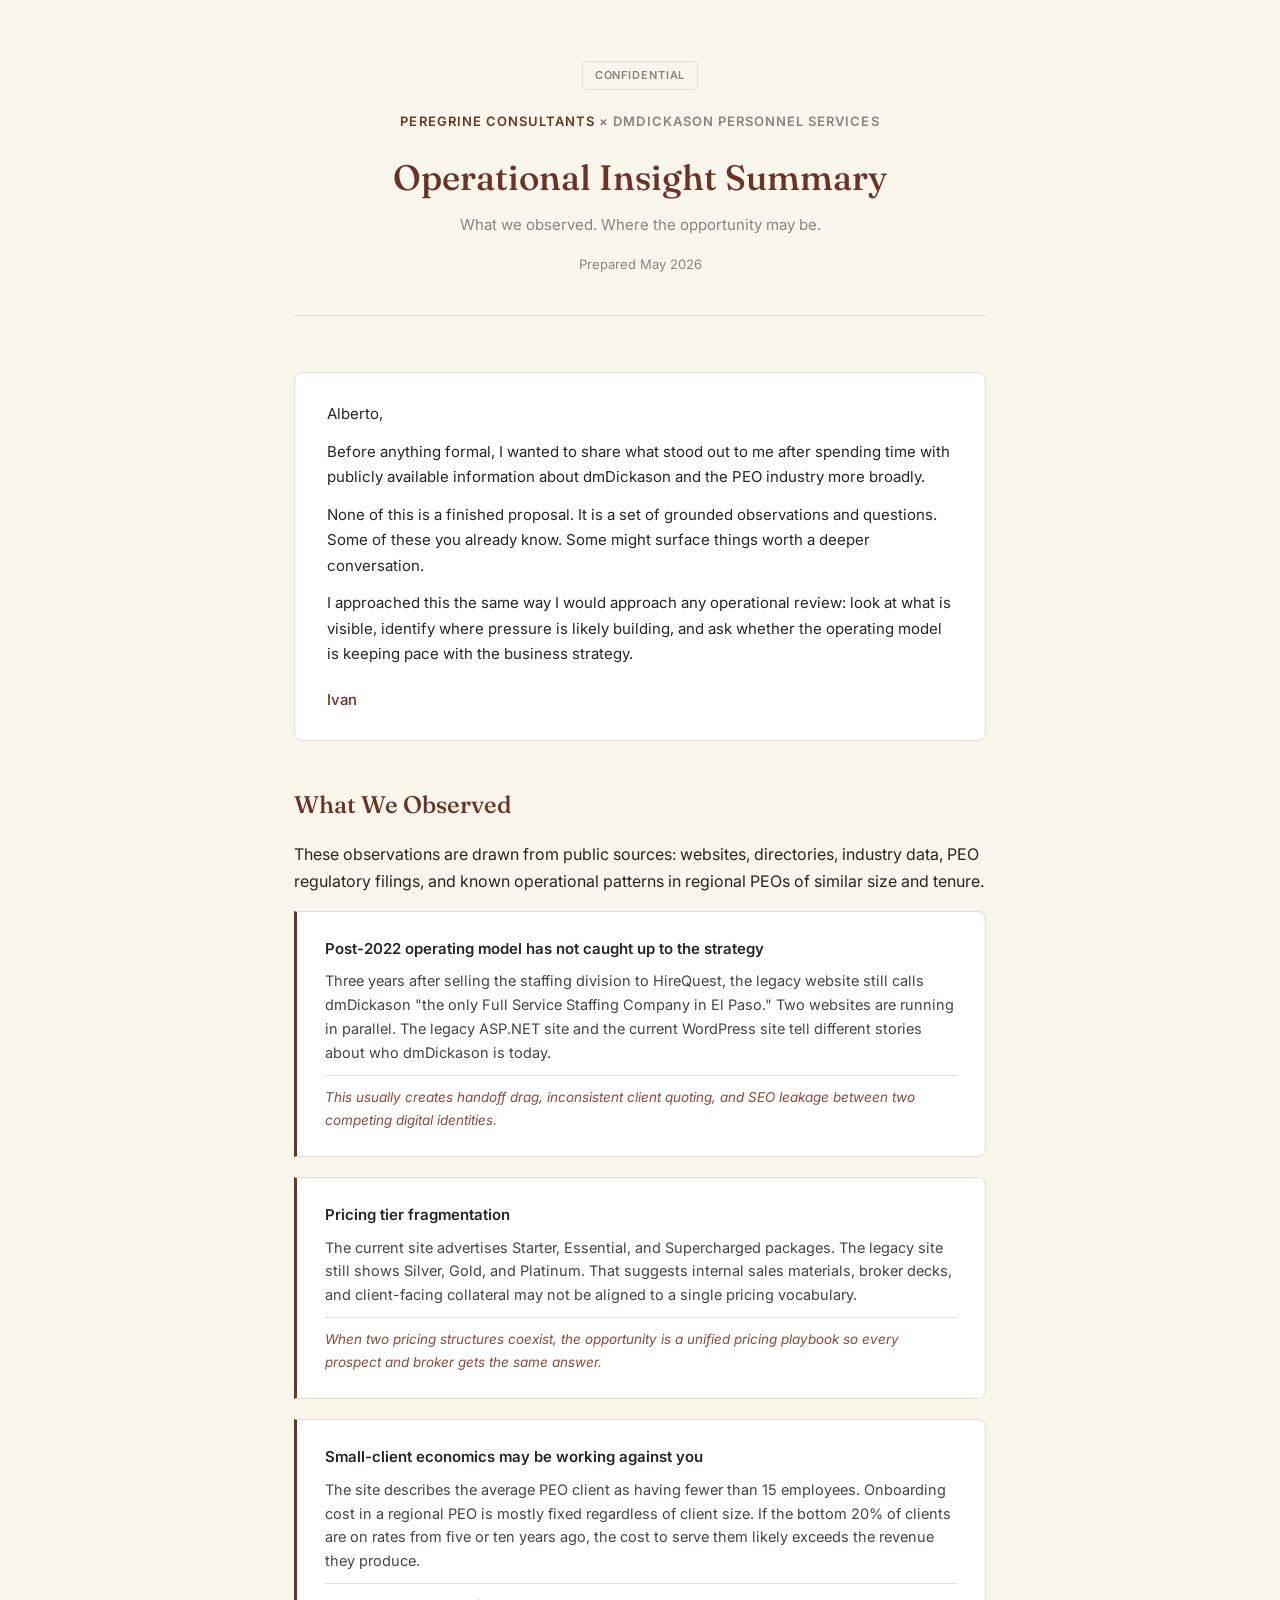
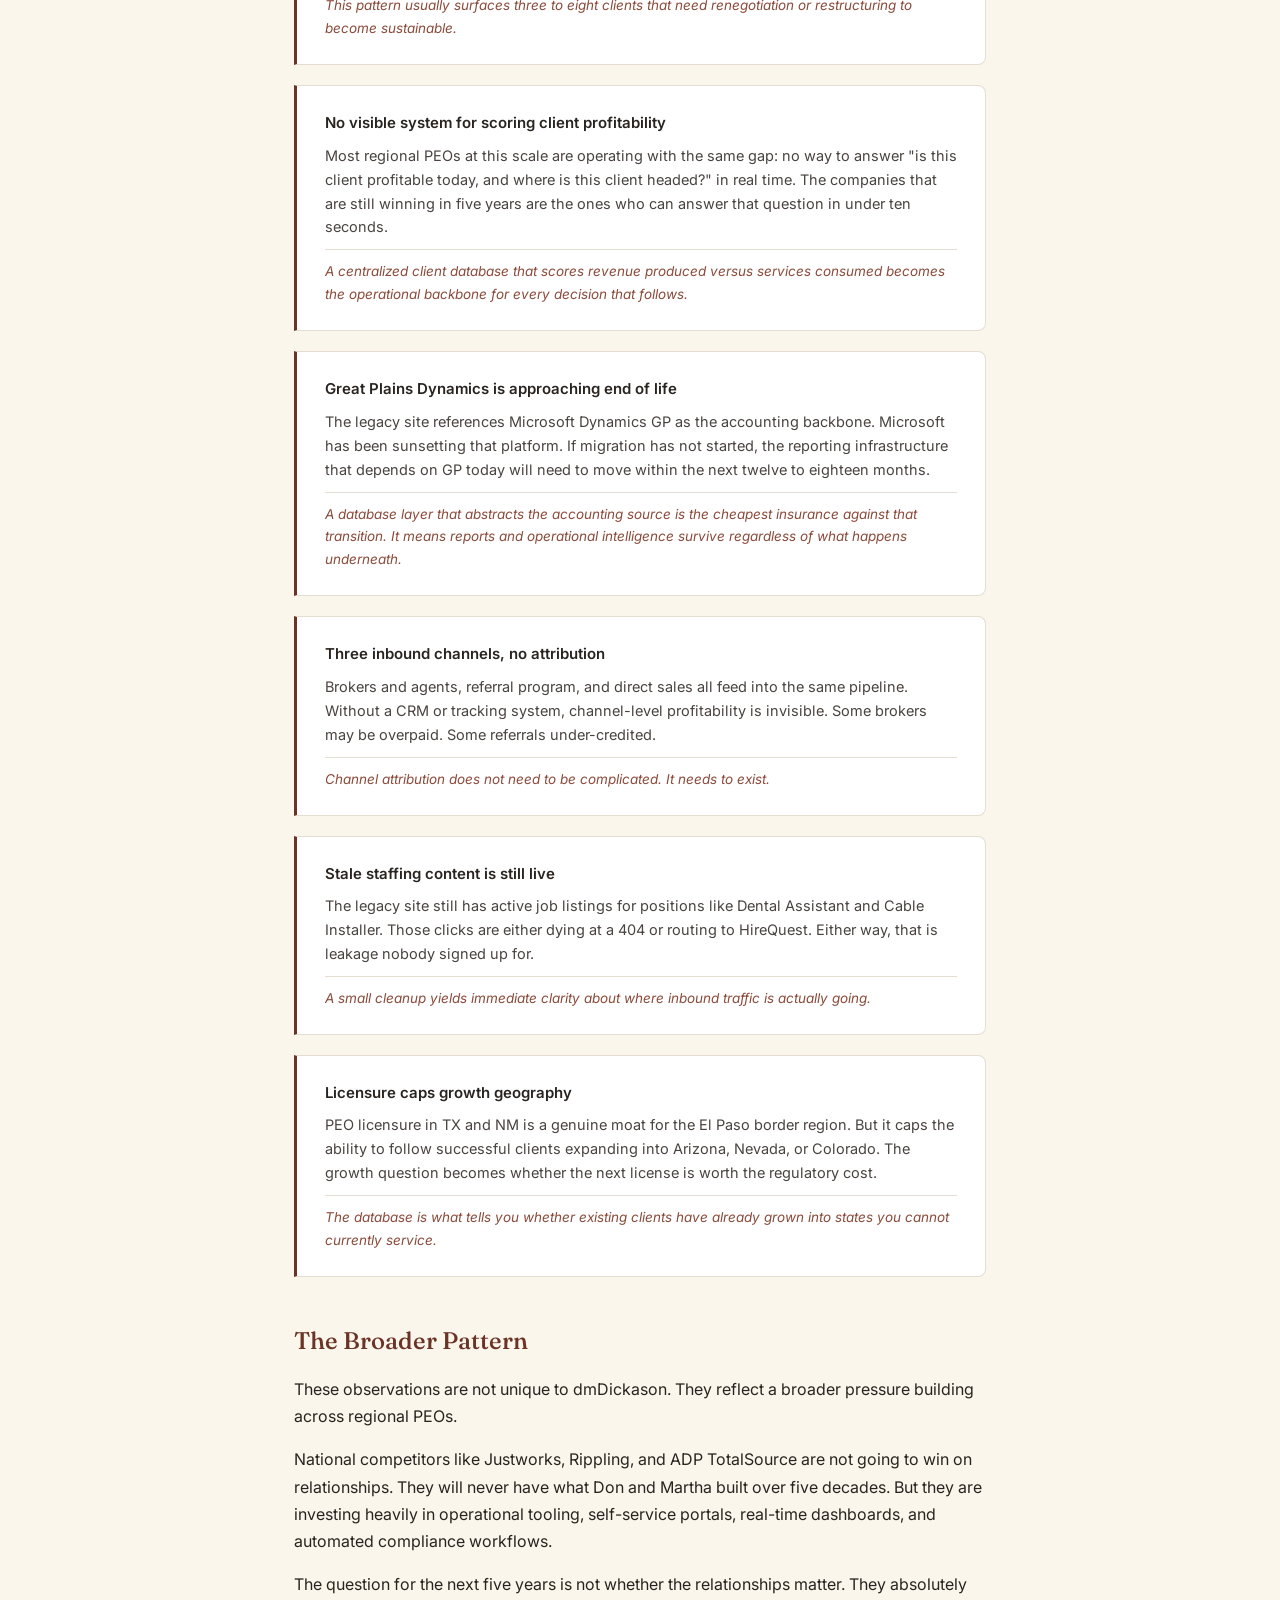
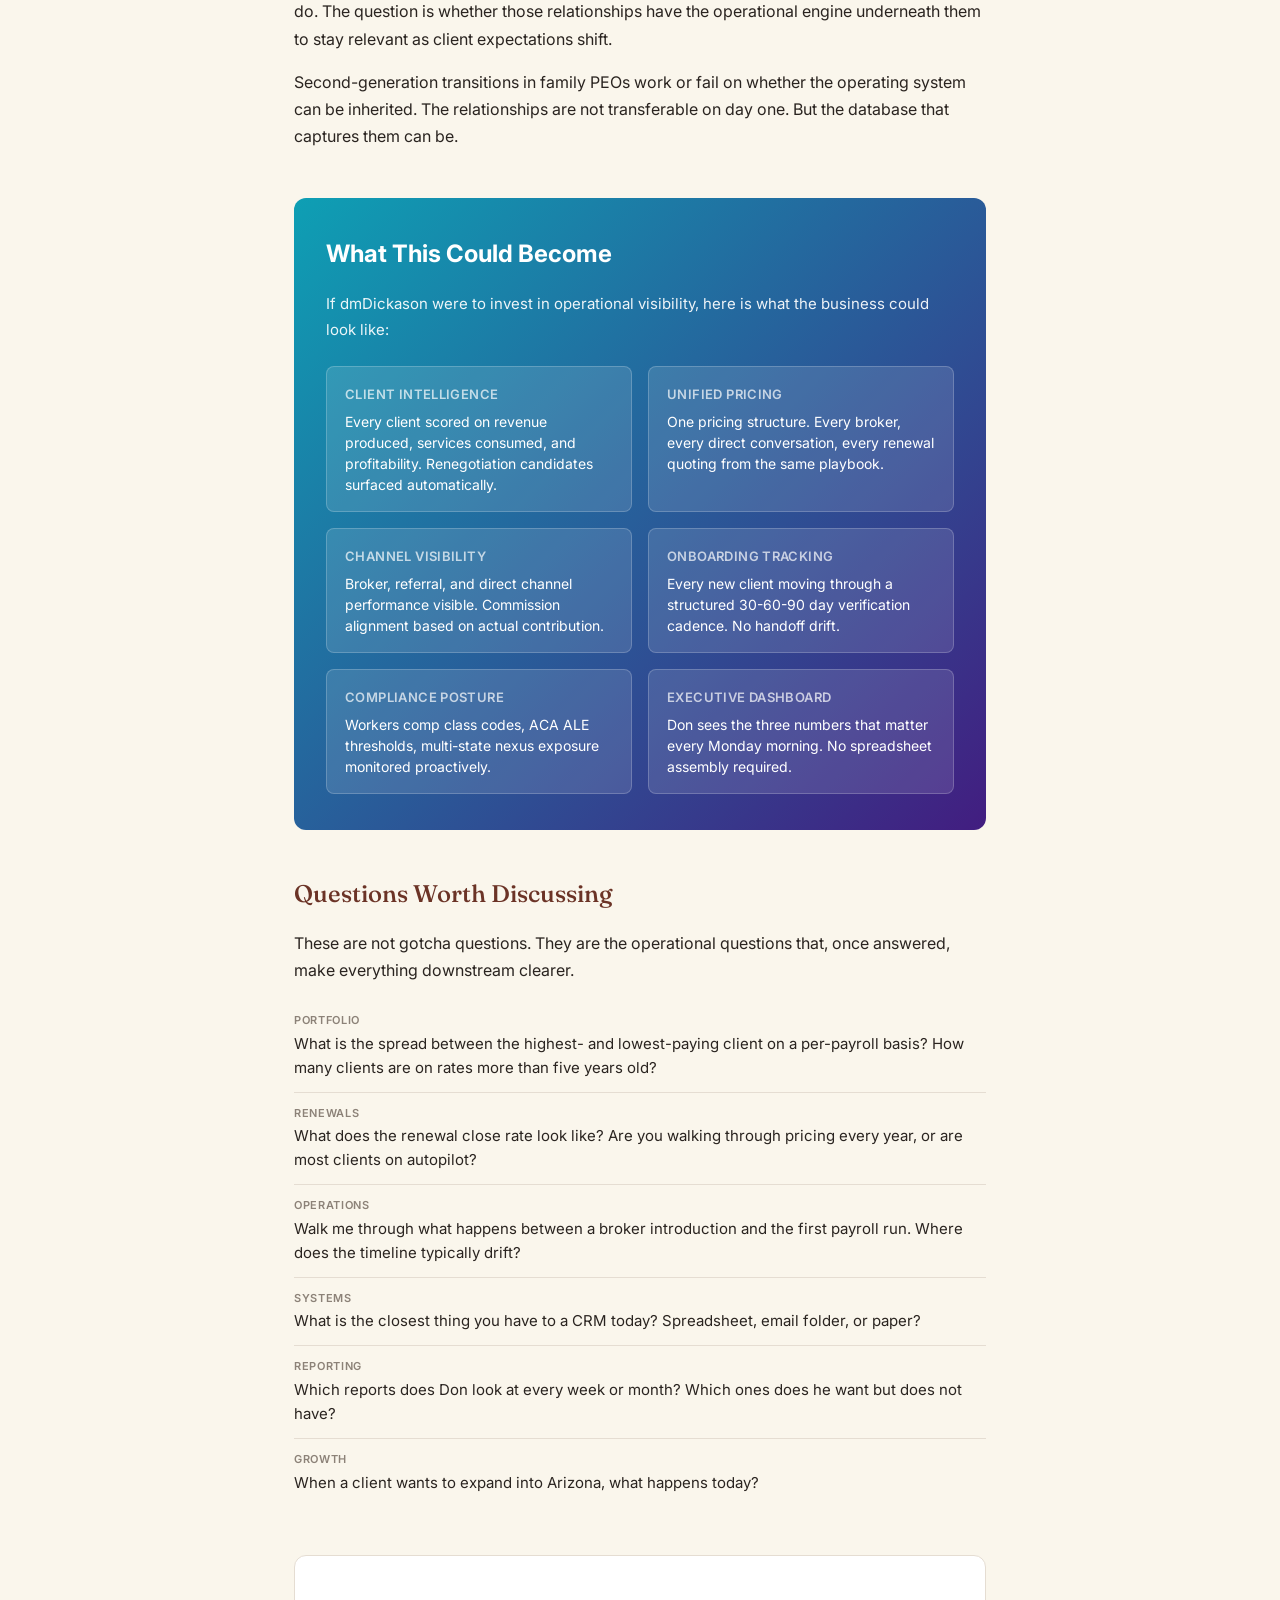
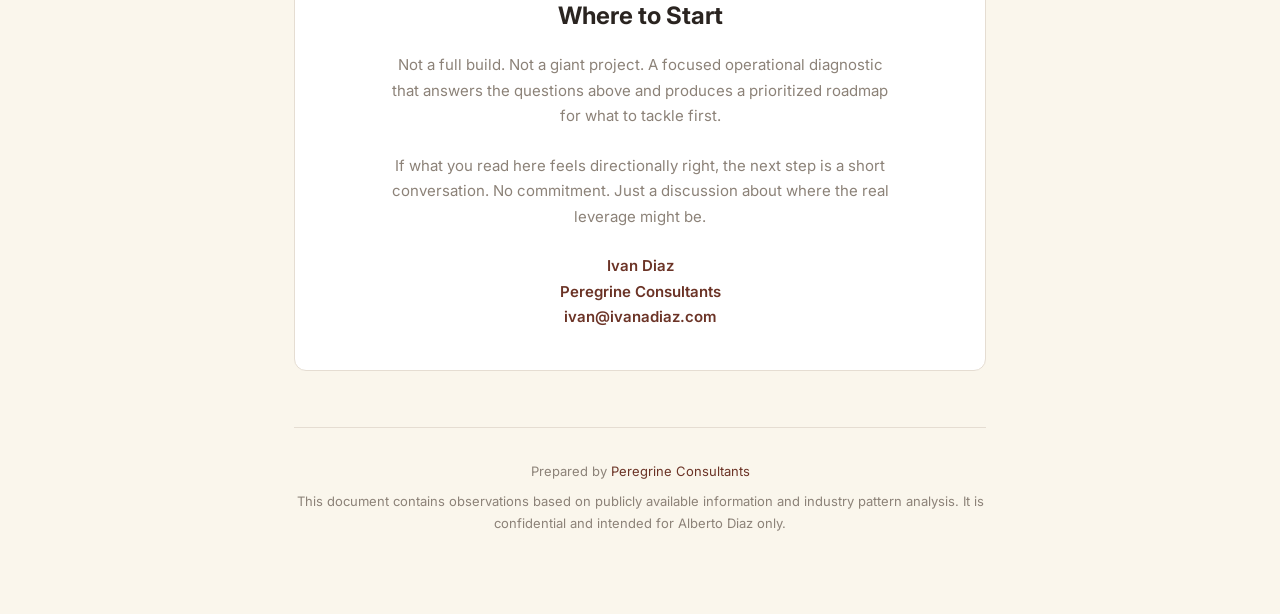
<file: dmdickason-observation/index.html>
<!DOCTYPE html>
<html lang="en">
<head>
<script defer src="/config/plausible.js"></script>


<meta charset="UTF-8">
<meta name="viewport" content="width=device-width, initial-scale=1.0">
<link rel="icon" type="image/png" href="/favicon.png">
<link rel="apple-touch-icon" href="/preview-card.png">
<meta name="theme-color" content="#343A40">
<meta name="robots" content="noindex, nofollow">
<title>Operational Insight Summary — dmDickason Personnel Services</title>
<link rel="preconnect" href="https://fonts.googleapis.com">
<link href="https://fonts.googleapis.com/css2?family=Fraunces:ital,opsz,wght@0,9..144,300;0,9..144,500;0,9..144,700;1,9..144,400&family=Inter:wght@400;500;600&display=swap" rel="stylesheet">
<style>
  * { margin: 0; padding: 0; box-sizing: border-box; }

  :root {
    --cream: #faf6ec;
    --burgundy: #6b3326;
    --burgundy-light: #8a4a3a;
    --ink: #2a2420;
    --warm-gray: #8c8278;
    --border: #e5ddd2;
    --accent-bg: #f3ede2;
    --dmd-cyan: #0E9FB4;
    --dmd-purple: #421D80;
  }

  body {
    font-family: 'Inter', -apple-system, sans-serif;
    background: var(--cream);
    color: var(--ink);
    line-height: 1.7;
    font-size: 16px;
  }

  .container {
    max-width: 740px;
    margin: 0 auto;
    padding: 60px 24px 80px;
  }

  .header {
    text-align: center;
    margin-bottom: 56px;
    padding-bottom: 40px;
    border-bottom: 1px solid var(--border);
  }

  .header-brands {
    font-family: 'Inter', sans-serif;
    font-size: 13px;
    font-weight: 600;
    letter-spacing: 0.08em;
    text-transform: uppercase;
    color: var(--warm-gray);
    margin-bottom: 24px;
  }

  .header-brands span {
    color: var(--burgundy);
  }

  .header h1 {
    font-family: 'Fraunces', serif;
    font-size: 2.2rem;
    font-weight: 500;
    color: var(--burgundy);
    line-height: 1.25;
    margin-bottom: 12px;
  }

  .header .subtitle {
    font-size: 15px;
    color: var(--warm-gray);
    font-weight: 400;
  }

  .header .date {
    font-size: 13px;
    color: var(--warm-gray);
    margin-top: 16px;
  }

  .section {
    margin-bottom: 48px;
  }

  .section h2 {
    font-family: 'Fraunces', serif;
    font-size: 1.5rem;
    font-weight: 500;
    color: var(--burgundy);
    margin-bottom: 20px;
    line-height: 1.3;
  }

  .section h3 {
    font-family: 'Inter', sans-serif;
    font-size: 14px;
    font-weight: 600;
    letter-spacing: 0.04em;
    text-transform: uppercase;
    color: var(--warm-gray);
    margin-bottom: 12px;
    margin-top: 32px;
  }

  .section p {
    margin-bottom: 16px;
    color: var(--ink);
  }

  .personal-note {
    background: white;
    border: 1px solid var(--border);
    border-radius: 8px;
    padding: 28px 32px;
    margin-bottom: 48px;
  }

  .personal-note p {
    font-size: 15px;
    color: var(--ink);
    margin-bottom: 12px;
  }

  .personal-note p:last-child {
    margin-bottom: 0;
  }

  .personal-note .sig {
    margin-top: 20px;
    font-weight: 500;
    color: var(--burgundy);
  }

  .observation {
    background: white;
    border: 1px solid var(--border);
    border-left: 3px solid var(--burgundy);
    border-radius: 0 8px 8px 0;
    padding: 24px 28px;
    margin-bottom: 20px;
  }

  .observation .obs-title {
    font-weight: 600;
    font-size: 15px;
    color: var(--ink);
    margin-bottom: 8px;
  }

  .observation .obs-detail {
    font-size: 14.5px;
    color: #4a4340;
    line-height: 1.65;
  }

  .observation .obs-implication {
    font-size: 13.5px;
    color: var(--burgundy-light);
    font-style: italic;
    margin-top: 10px;
    padding-top: 10px;
    border-top: 1px solid var(--border);
  }

  .future-state {
    background: linear-gradient(135deg, var(--dmd-cyan) 0%, var(--dmd-purple) 100%);
    border-radius: 12px;
    padding: 36px 32px;
    margin-bottom: 48px;
    color: white;
  }

  .future-state h2 {
    color: white;
    margin-bottom: 16px;
  }

  .future-state p {
    color: rgba(255,255,255,0.92);
    font-size: 15px;
    margin-bottom: 14px;
  }

  .future-grid {
    display: grid;
    grid-template-columns: 1fr 1fr;
    gap: 16px;
    margin-top: 24px;
  }

  .future-item {
    background: rgba(255,255,255,0.12);
    border: 1px solid rgba(255,255,255,0.2);
    border-radius: 8px;
    padding: 16px 18px;
  }

  .future-item .fi-label {
    font-size: 13px;
    font-weight: 600;
    letter-spacing: 0.03em;
    text-transform: uppercase;
    color: rgba(255,255,255,0.7);
    margin-bottom: 6px;
  }

  .future-item .fi-text {
    font-size: 14px;
    color: white;
    line-height: 1.5;
  }

  .talking-point {
    background: var(--accent-bg);
    border-radius: 8px;
    padding: 22px 26px;
    margin-bottom: 16px;
    font-size: 15px;
    line-height: 1.65;
    color: var(--ink);
    position: relative;
  }

  .talking-point::before {
    content: '\201C';
    font-family: 'Fraunces', serif;
    font-size: 3rem;
    color: var(--burgundy);
    opacity: 0.2;
    position: absolute;
    top: 6px;
    left: 12px;
    line-height: 1;
  }

  .talking-point p {
    padding-left: 20px;
  }

  .question-list {
    list-style: none;
    padding: 0;
  }

  .question-list li {
    padding: 12px 0;
    border-bottom: 1px solid var(--border);
    font-size: 15px;
    color: var(--ink);
    line-height: 1.6;
  }

  .question-list li:last-child {
    border-bottom: none;
  }

  .question-list li .q-category {
    font-size: 11px;
    font-weight: 600;
    text-transform: uppercase;
    letter-spacing: 0.06em;
    color: var(--warm-gray);
    display: block;
    margin-bottom: 2px;
  }

  .cta-section {
    text-align: center;
    padding: 40px 32px;
    background: white;
    border: 1px solid var(--border);
    border-radius: 12px;
    margin-top: 48px;
  }

  .cta-section h2 {
    text-align: center;
    margin-bottom: 16px;
  }

  .cta-section p {
    font-size: 15px;
    color: var(--warm-gray);
    max-width: 500px;
    margin: 0 auto 24px;
  }

  .cta-contact {
    font-family: 'Inter', sans-serif;
    font-weight: 600;
    font-size: 15px;
    color: var(--burgundy);
  }

  .divider {
    height: 1px;
    background: var(--border);
    margin: 48px 0;
  }

  .footer {
    text-align: center;
    margin-top: 56px;
    padding-top: 32px;
    border-top: 1px solid var(--border);
    font-size: 13px;
    color: var(--warm-gray);
  }

  .footer a {
    color: var(--burgundy);
    text-decoration: none;
  }

  .confidential {
    display: inline-block;
    font-size: 11px;
    font-weight: 600;
    letter-spacing: 0.08em;
    text-transform: uppercase;
    color: var(--warm-gray);
    border: 1px solid var(--border);
    border-radius: 4px;
    padding: 4px 12px;
    margin-bottom: 20px;
  }

  @media (max-width: 600px) {
    .container { padding: 40px 18px 60px; }
    .header h1 { font-size: 1.7rem; }
    .section h2 { font-size: 1.3rem; }
    .future-grid { grid-template-columns: 1fr; }
    .personal-note { padding: 20px 22px; }
    .observation { padding: 18px 20px; }
  }
</style>
</head>
<body>

<div class="container">

  <div class="header">
    <div class="confidential">Confidential</div>
    <div class="header-brands"><span>Peregrine Consultants</span> &times; dmDickason Personnel Services</div>
    <h1>Operational Insight Summary</h1>
    <div class="subtitle">What we observed. Where the opportunity may be.</div>
    <div class="date">Prepared May 2026</div>
  </div>

  <div class="personal-note">
    <p>Alberto,</p>
    <p>Before anything formal, I wanted to share what stood out to me after spending time with publicly available information about dmDickason and the PEO industry more broadly.</p>
    <p>None of this is a finished proposal. It is a set of grounded observations and questions. Some of these you already know. Some might surface things worth a deeper conversation.</p>
    <p>I approached this the same way I would approach any operational review: look at what is visible, identify where pressure is likely building, and ask whether the operating model is keeping pace with the business strategy.</p>
    <p class="sig">Ivan</p>
  </div>

  <div class="section">
    <h2>What We Observed</h2>
    <p>These observations are drawn from public sources: websites, directories, industry data, PEO regulatory filings, and known operational patterns in regional PEOs of similar size and tenure.</p>

    <div class="observation">
      <div class="obs-title">Post-2022 operating model has not caught up to the strategy</div>
      <div class="obs-detail">Three years after selling the staffing division to HireQuest, the legacy website still calls dmDickason "the only Full Service Staffing Company in El Paso." Two websites are running in parallel. The legacy ASP.NET site and the current WordPress site tell different stories about who dmDickason is today.</div>
      <div class="obs-implication">This usually creates handoff drag, inconsistent client quoting, and SEO leakage between two competing digital identities.</div>
    </div>

    <div class="observation">
      <div class="obs-title">Pricing tier fragmentation</div>
      <div class="obs-detail">The current site advertises Starter, Essential, and Supercharged packages. The legacy site still shows Silver, Gold, and Platinum. That suggests internal sales materials, broker decks, and client-facing collateral may not be aligned to a single pricing vocabulary.</div>
      <div class="obs-implication">When two pricing structures coexist, the opportunity is a unified pricing playbook so every prospect and broker gets the same answer.</div>
    </div>

    <div class="observation">
      <div class="obs-title">Small-client economics may be working against you</div>
      <div class="obs-detail">The site describes the average PEO client as having fewer than 15 employees. Onboarding cost in a regional PEO is mostly fixed regardless of client size. If the bottom 20% of clients are on rates from five or ten years ago, the cost to serve them likely exceeds the revenue they produce.</div>
      <div class="obs-implication">This pattern usually surfaces three to eight clients that need renegotiation or restructuring to become sustainable.</div>
    </div>

    <div class="observation">
      <div class="obs-title">No visible system for scoring client profitability</div>
      <div class="obs-detail">Most regional PEOs at this scale are operating with the same gap: no way to answer "is this client profitable today, and where is this client headed?" in real time. The companies that are still winning in five years are the ones who can answer that question in under ten seconds.</div>
      <div class="obs-implication">A centralized client database that scores revenue produced versus services consumed becomes the operational backbone for every decision that follows.</div>
    </div>

    <div class="observation">
      <div class="obs-title">Great Plains Dynamics is approaching end of life</div>
      <div class="obs-detail">The legacy site references Microsoft Dynamics GP as the accounting backbone. Microsoft has been sunsetting that platform. If migration has not started, the reporting infrastructure that depends on GP today will need to move within the next twelve to eighteen months.</div>
      <div class="obs-implication">A database layer that abstracts the accounting source is the cheapest insurance against that transition. It means reports and operational intelligence survive regardless of what happens underneath.</div>
    </div>

    <div class="observation">
      <div class="obs-title">Three inbound channels, no attribution</div>
      <div class="obs-detail">Brokers and agents, referral program, and direct sales all feed into the same pipeline. Without a CRM or tracking system, channel-level profitability is invisible. Some brokers may be overpaid. Some referrals under-credited.</div>
      <div class="obs-implication">Channel attribution does not need to be complicated. It needs to exist.</div>
    </div>

    <div class="observation">
      <div class="obs-title">Stale staffing content is still live</div>
      <div class="obs-detail">The legacy site still has active job listings for positions like Dental Assistant and Cable Installer. Those clicks are either dying at a 404 or routing to HireQuest. Either way, that is leakage nobody signed up for.</div>
      <div class="obs-implication">A small cleanup yields immediate clarity about where inbound traffic is actually going.</div>
    </div>

    <div class="observation">
      <div class="obs-title">Licensure caps growth geography</div>
      <div class="obs-detail">PEO licensure in TX and NM is a genuine moat for the El Paso border region. But it caps the ability to follow successful clients expanding into Arizona, Nevada, or Colorado. The growth question becomes whether the next license is worth the regulatory cost.</div>
      <div class="obs-implication">The database is what tells you whether existing clients have already grown into states you cannot currently service.</div>
    </div>
  </div>

  <div class="section">
    <h2>The Broader Pattern</h2>
    <p>These observations are not unique to dmDickason. They reflect a broader pressure building across regional PEOs.</p>
    <p>National competitors like Justworks, Rippling, and ADP TotalSource are not going to win on relationships. They will never have what Don and Martha built over five decades. But they are investing heavily in operational tooling, self-service portals, real-time dashboards, and automated compliance workflows.</p>
    <p>The question for the next five years is not whether the relationships matter. They absolutely do. The question is whether those relationships have the operational engine underneath them to stay relevant as client expectations shift.</p>
    <p>Second-generation transitions in family PEOs work or fail on whether the operating system can be inherited. The relationships are not transferable on day one. But the database that captures them can be.</p>
  </div>

  <div class="future-state">
    <h2>What This Could Become</h2>
    <p>If dmDickason were to invest in operational visibility, here is what the business could look like:</p>
    <div class="future-grid">
      <div class="future-item">
        <div class="fi-label">Client Intelligence</div>
        <div class="fi-text">Every client scored on revenue produced, services consumed, and profitability. Renegotiation candidates surfaced automatically.</div>
      </div>
      <div class="future-item">
        <div class="fi-label">Unified Pricing</div>
        <div class="fi-text">One pricing structure. Every broker, every direct conversation, every renewal quoting from the same playbook.</div>
      </div>
      <div class="future-item">
        <div class="fi-label">Channel Visibility</div>
        <div class="fi-text">Broker, referral, and direct channel performance visible. Commission alignment based on actual contribution.</div>
      </div>
      <div class="future-item">
        <div class="fi-label">Onboarding Tracking</div>
        <div class="fi-text">Every new client moving through a structured 30-60-90 day verification cadence. No handoff drift.</div>
      </div>
      <div class="future-item">
        <div class="fi-label">Compliance Posture</div>
        <div class="fi-text">Workers comp class codes, ACA ALE thresholds, multi-state nexus exposure monitored proactively.</div>
      </div>
      <div class="future-item">
        <div class="fi-label">Executive Dashboard</div>
        <div class="fi-text">Don sees the three numbers that matter every Monday morning. No spreadsheet assembly required.</div>
      </div>
    </div>
  </div>

  <div class="section">
    <h2>Questions Worth Discussing</h2>
    <p>These are not gotcha questions. They are the operational questions that, once answered, make everything downstream clearer.</p>
    <ul class="question-list">
      <li>
        <span class="q-category">Portfolio</span>
        What is the spread between the highest- and lowest-paying client on a per-payroll basis? How many clients are on rates more than five years old?
      </li>
      <li>
        <span class="q-category">Renewals</span>
        What does the renewal close rate look like? Are you walking through pricing every year, or are most clients on autopilot?
      </li>
      <li>
        <span class="q-category">Operations</span>
        Walk me through what happens between a broker introduction and the first payroll run. Where does the timeline typically drift?
      </li>
      <li>
        <span class="q-category">Systems</span>
        What is the closest thing you have to a CRM today? Spreadsheet, email folder, or paper?
      </li>
      <li>
        <span class="q-category">Reporting</span>
        Which reports does Don look at every week or month? Which ones does he want but does not have?
      </li>
      <li>
        <span class="q-category">Growth</span>
        When a client wants to expand into Arizona, what happens today?
      </li>
    </ul>
  </div>

  <div class="cta-section">
    <h2>Where to Start</h2>
    <p>Not a full build. Not a giant project. A focused operational diagnostic that answers the questions above and produces a prioritized roadmap for what to tackle first.</p>
    <p>If what you read here feels directionally right, the next step is a short conversation. No commitment. Just a discussion about where the real leverage might be.</p>
    <div class="cta-contact">Ivan Diaz<br>Peregrine Consultants<br>ivan@ivanadiaz.com</div>
  </div>

  <div class="footer">
    <p>Prepared by <a href="https://ivanadiaz.com/peregrine" target="_blank" rel="noopener noreferrer">Peregrine Consultants</a></p>
    <p style="margin-top: 8px;">This document contains observations based on publicly available information and industry pattern analysis. It is confidential and intended for Alberto Diaz only.</p>
  </div>

</div>

</body>
</html>
</file>
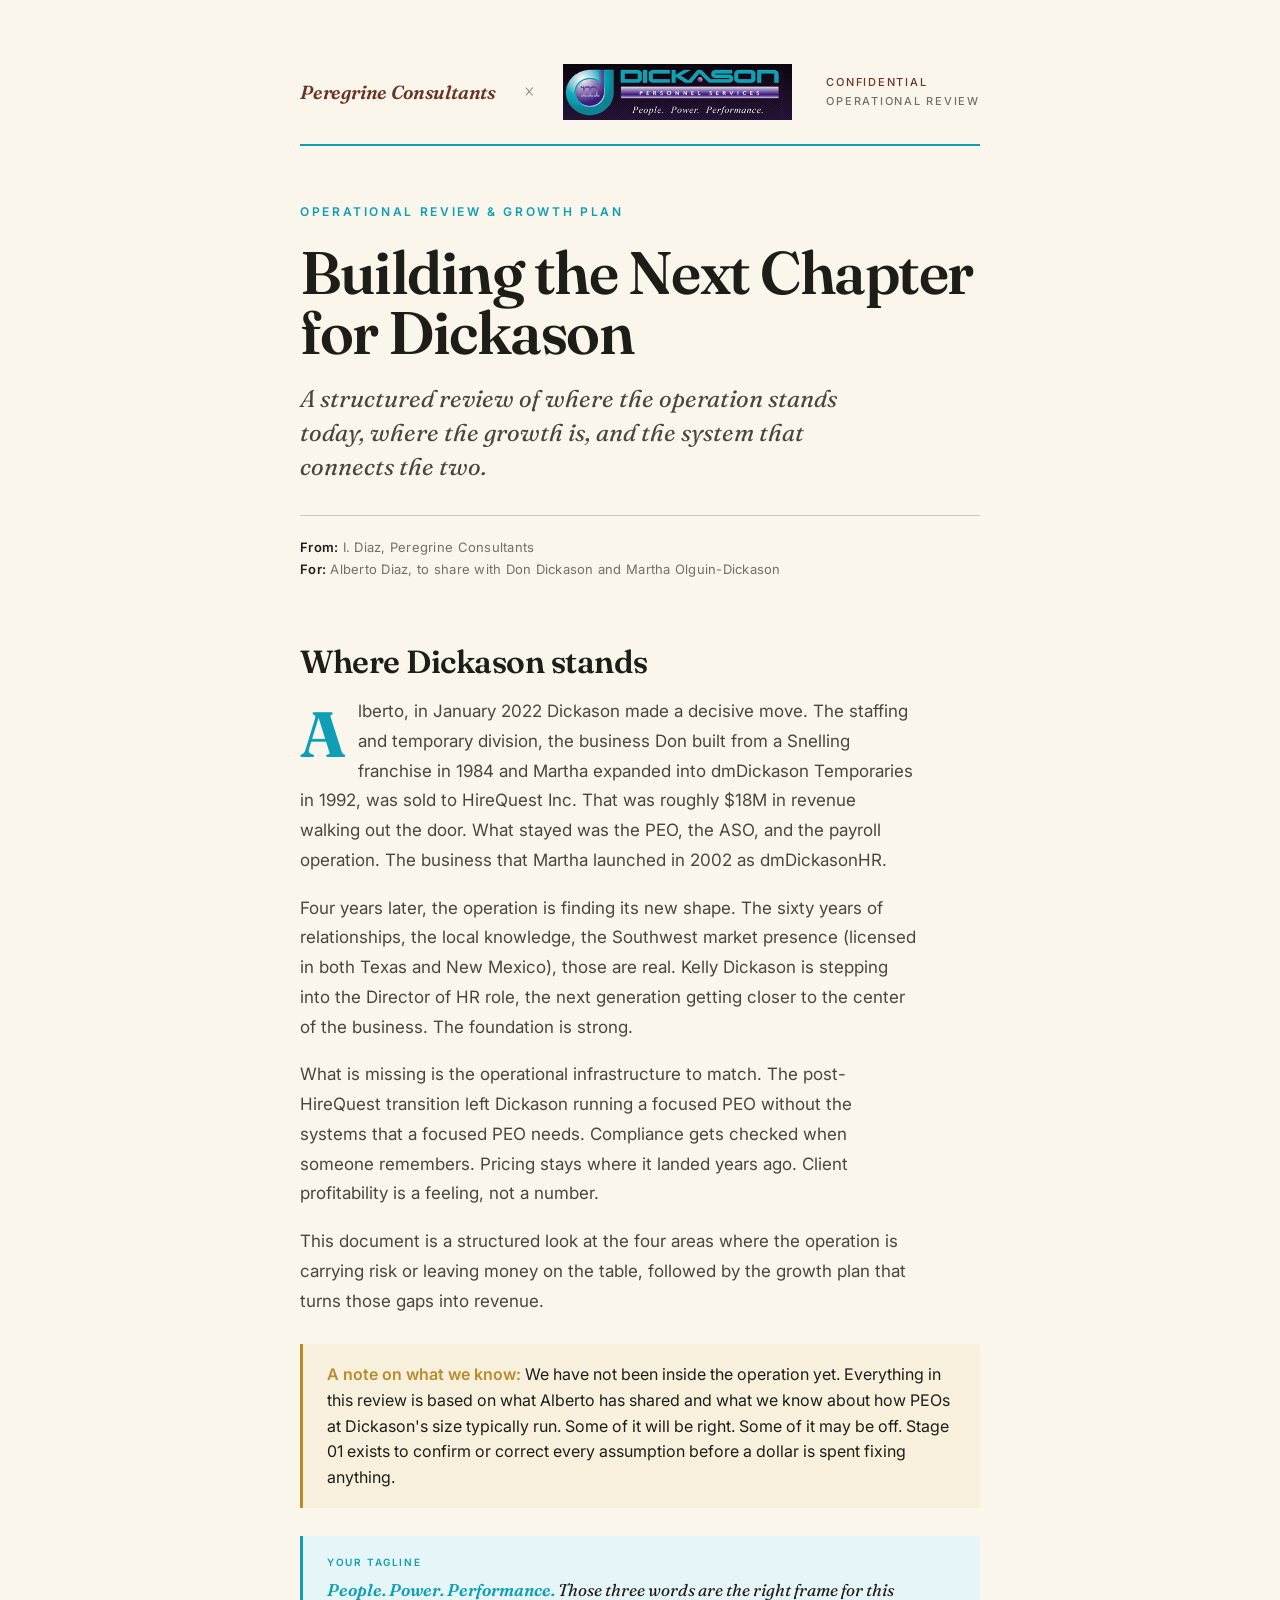
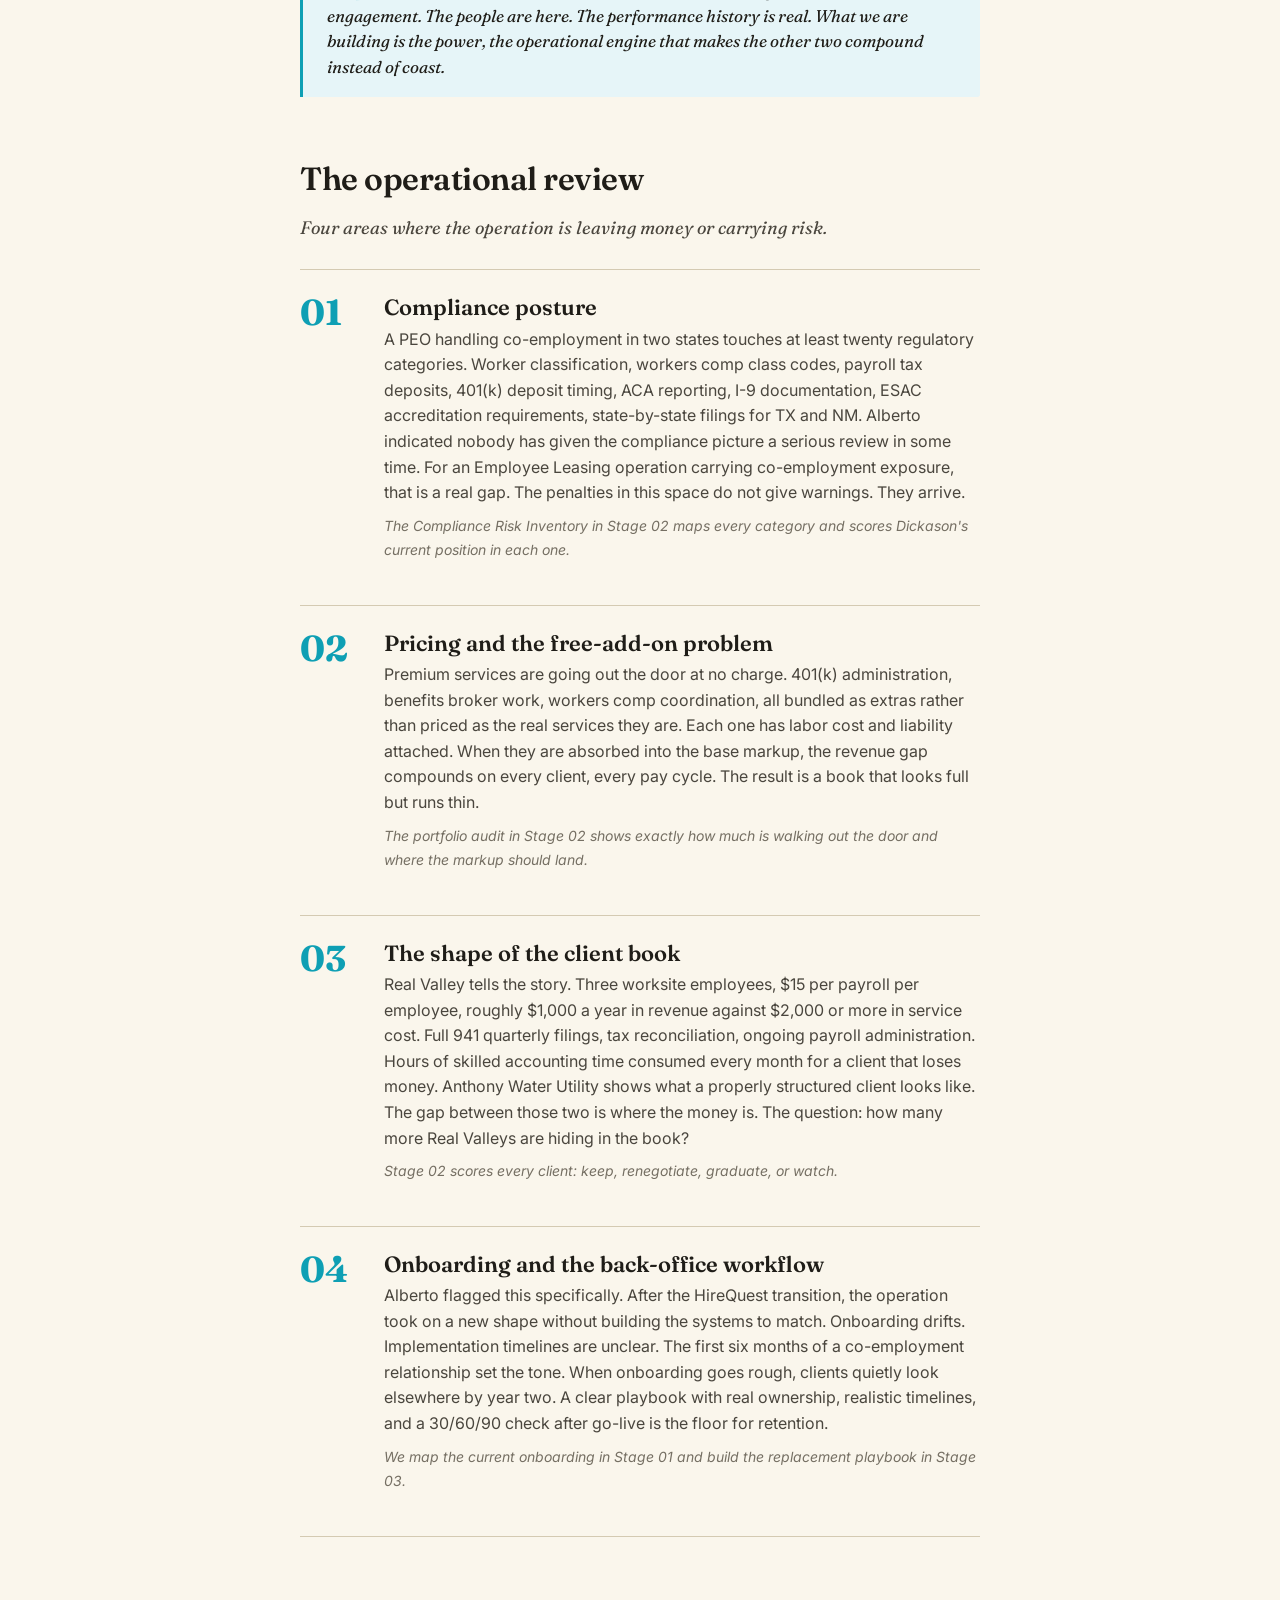
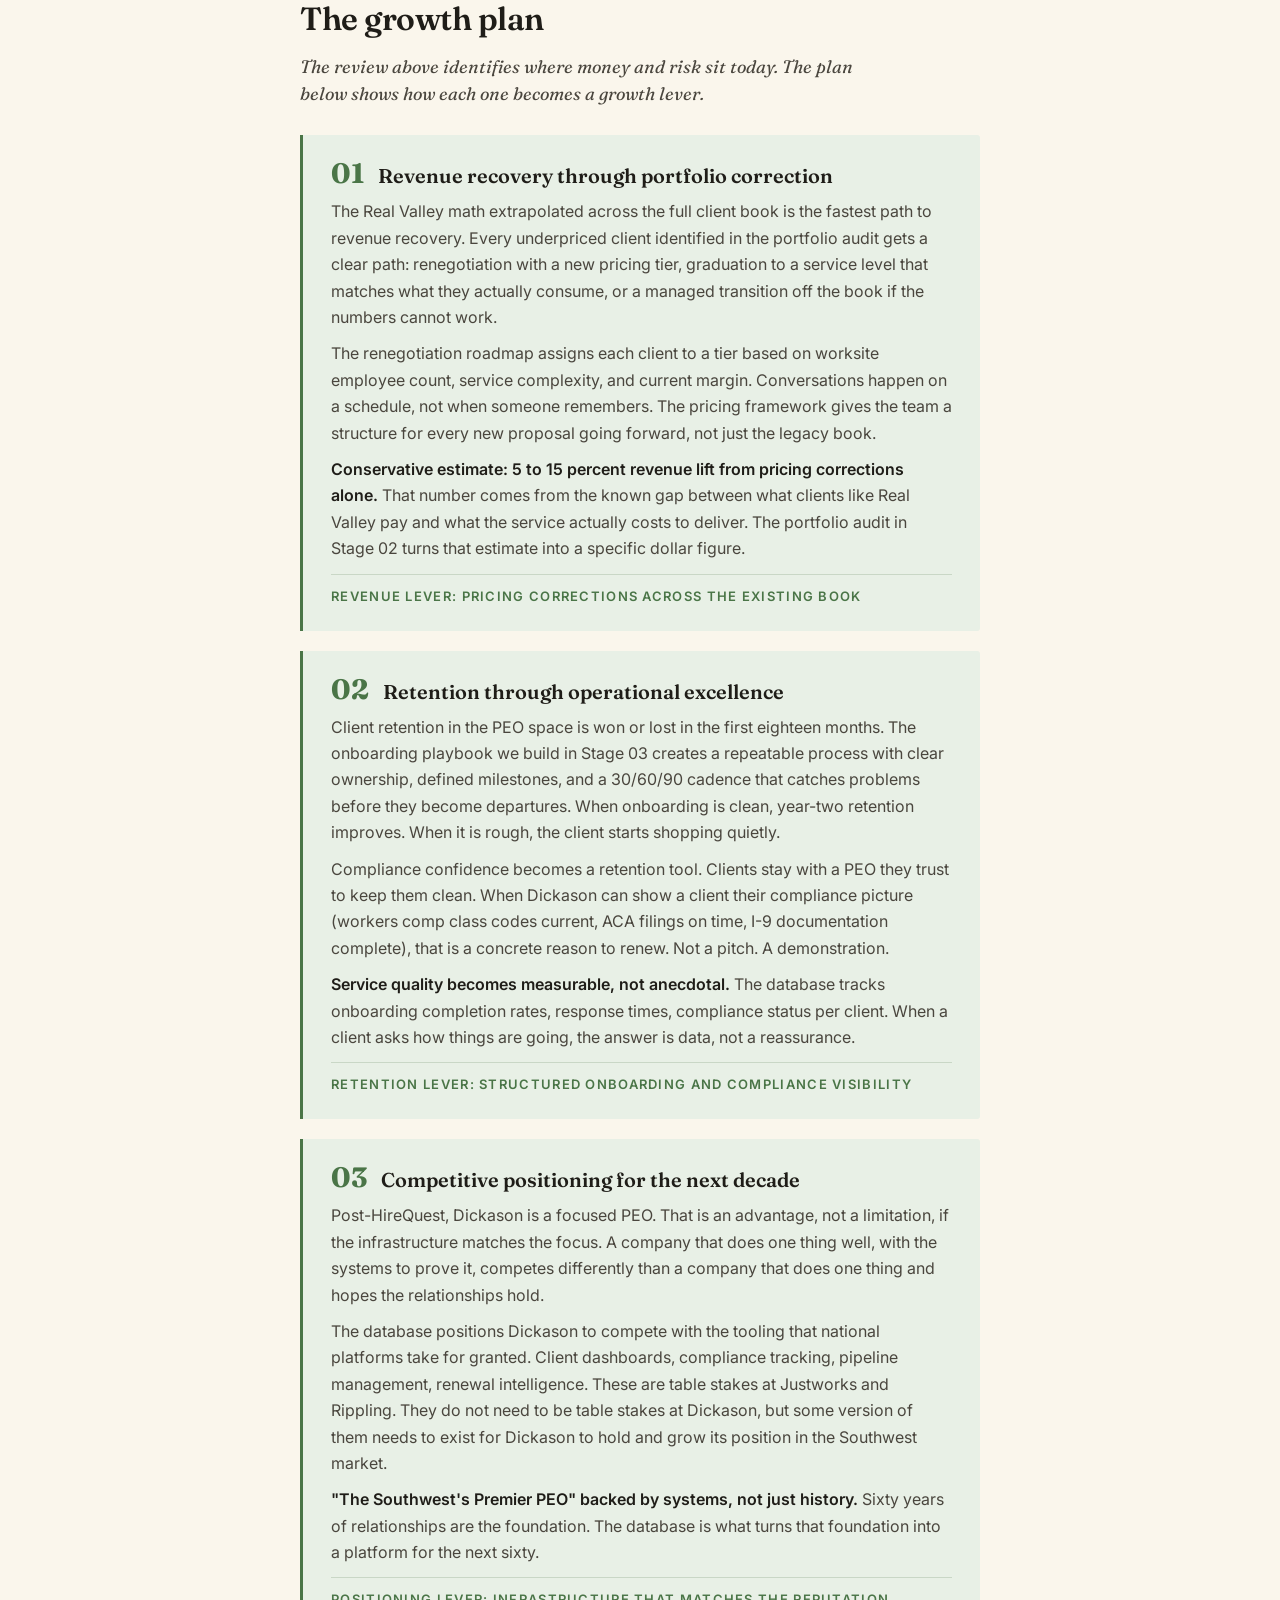
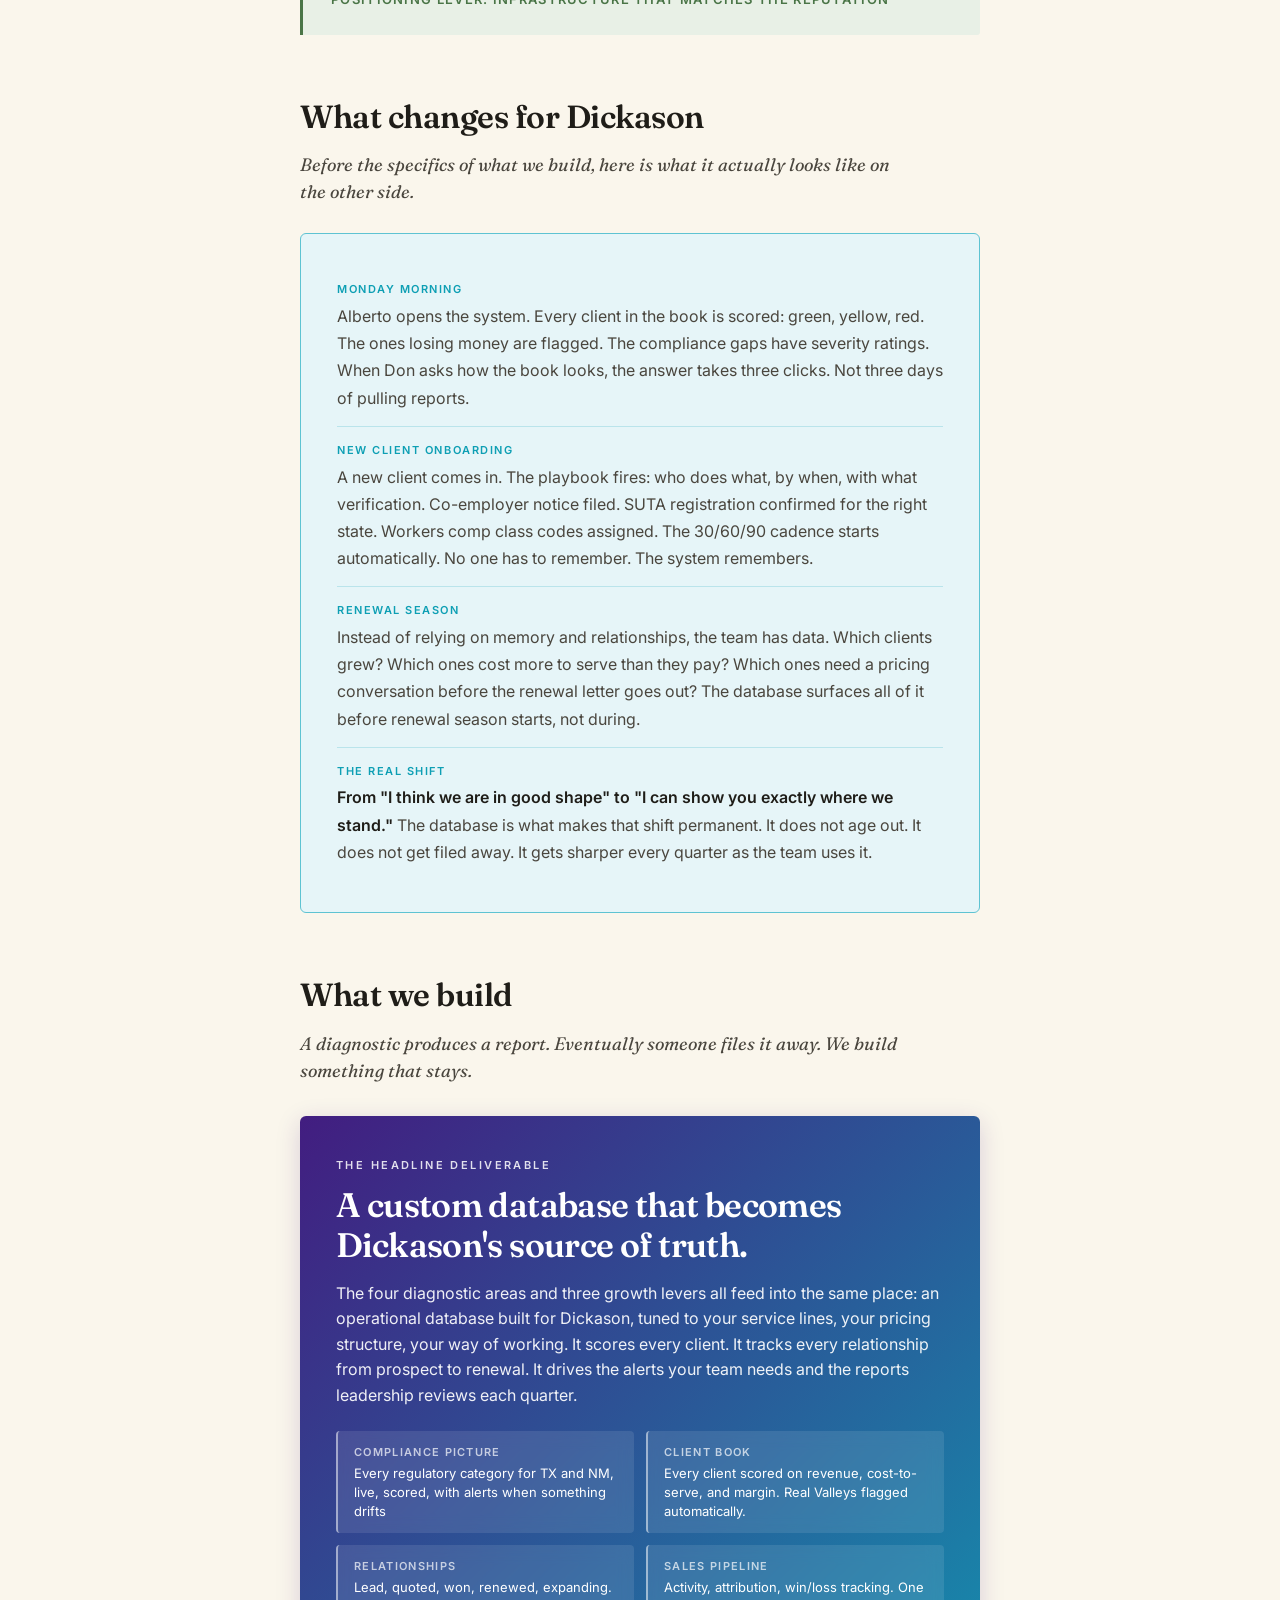
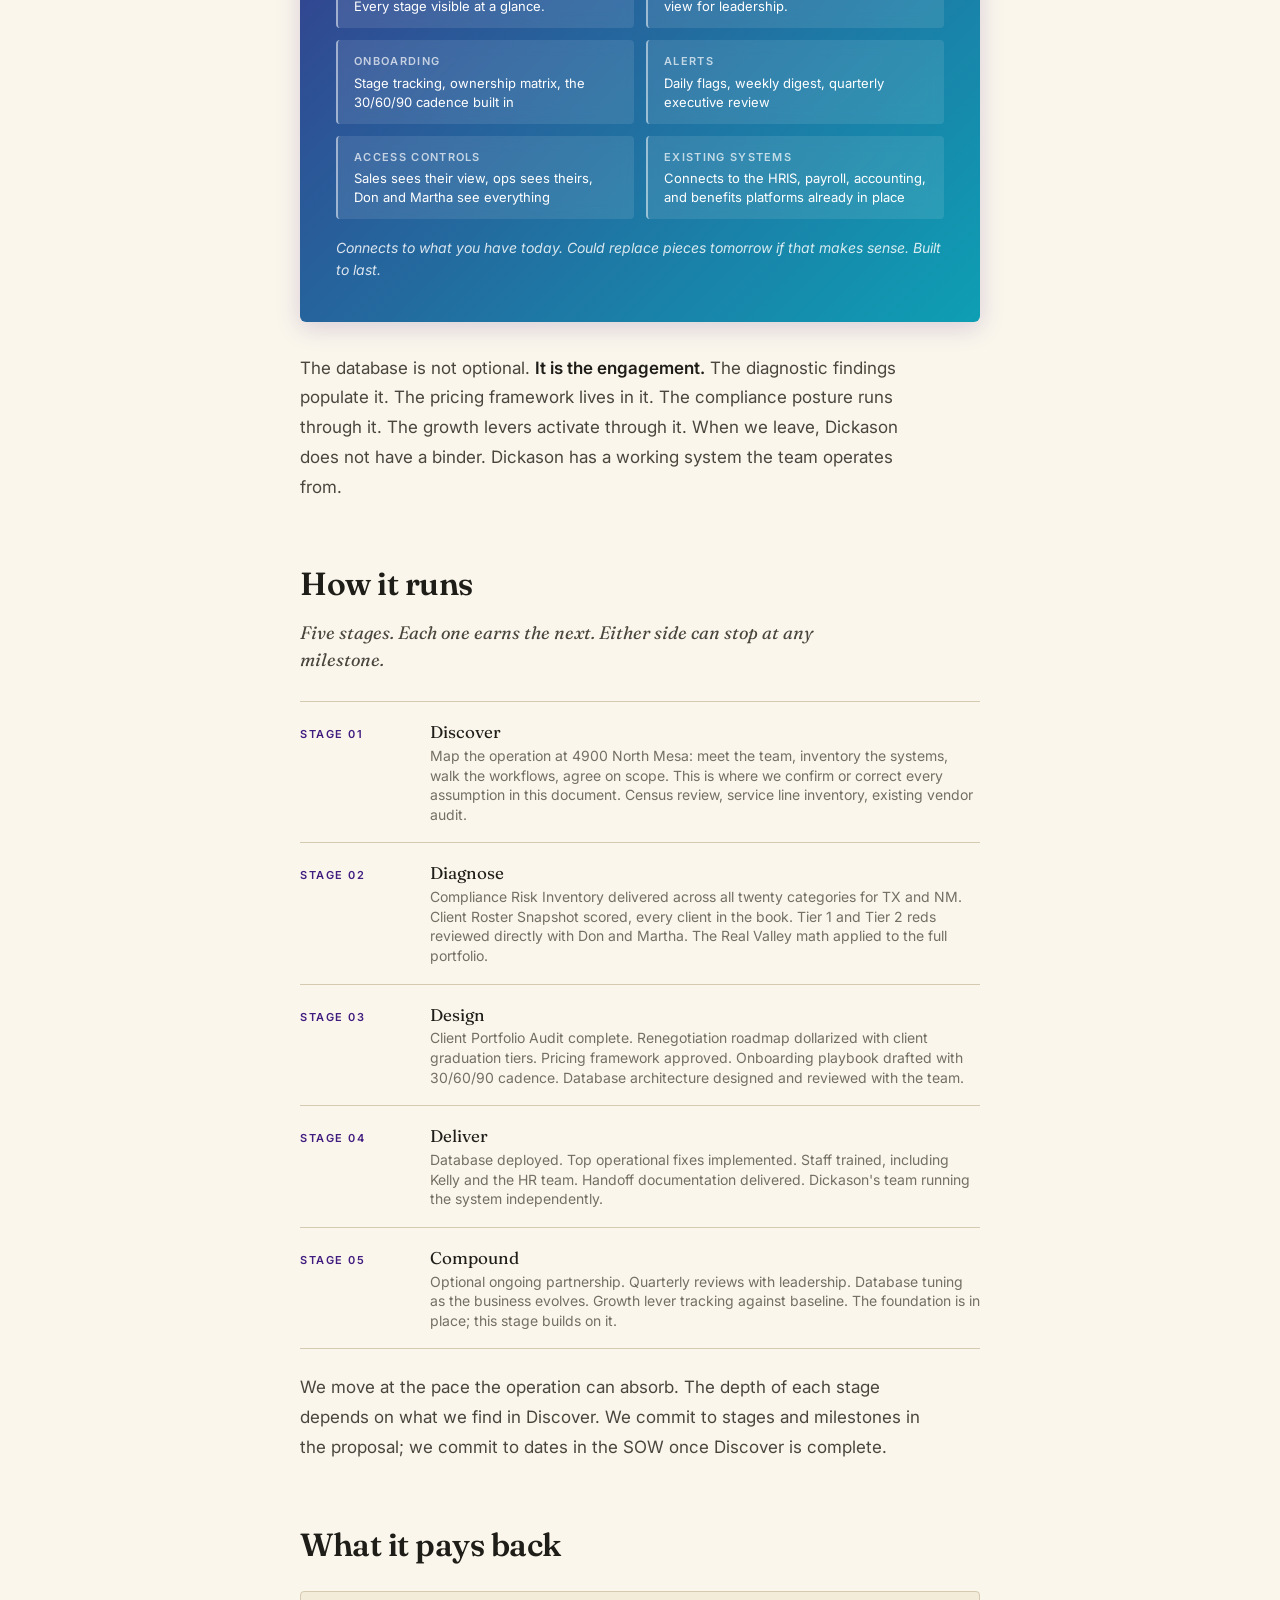
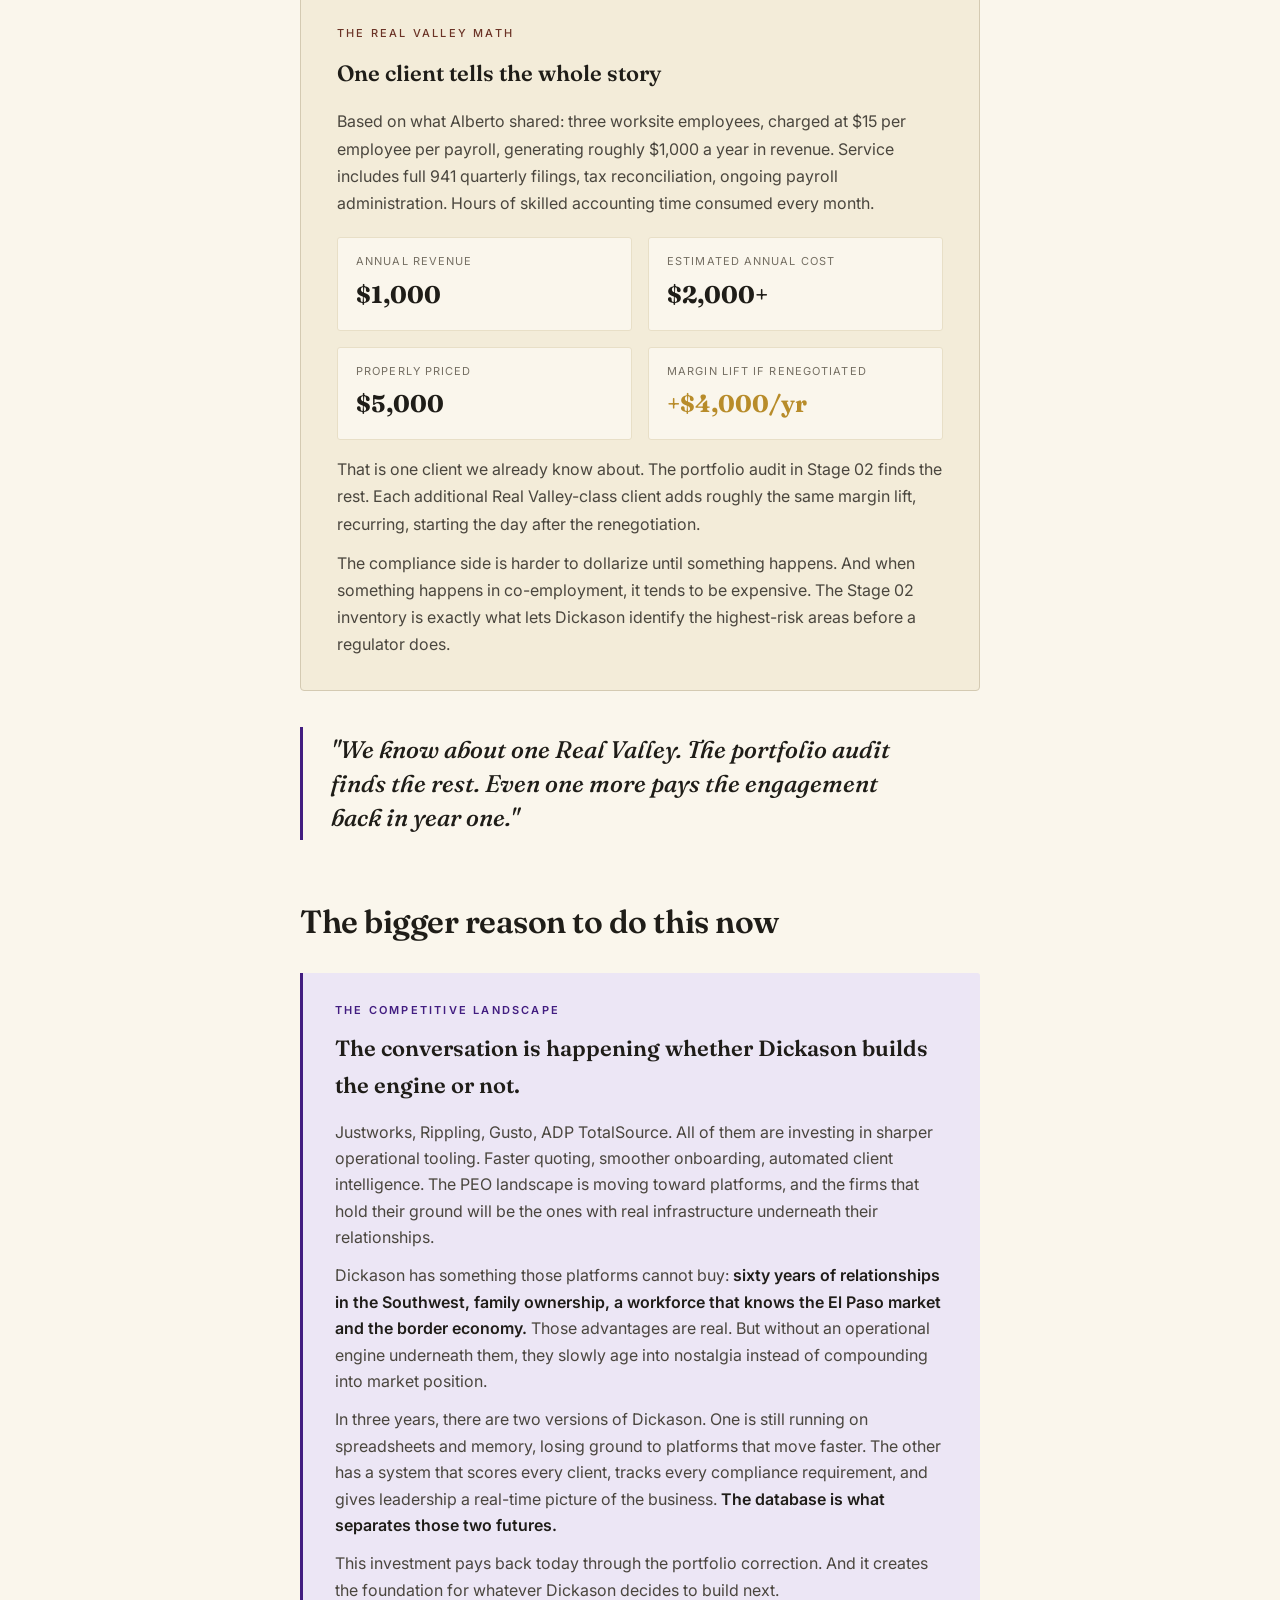
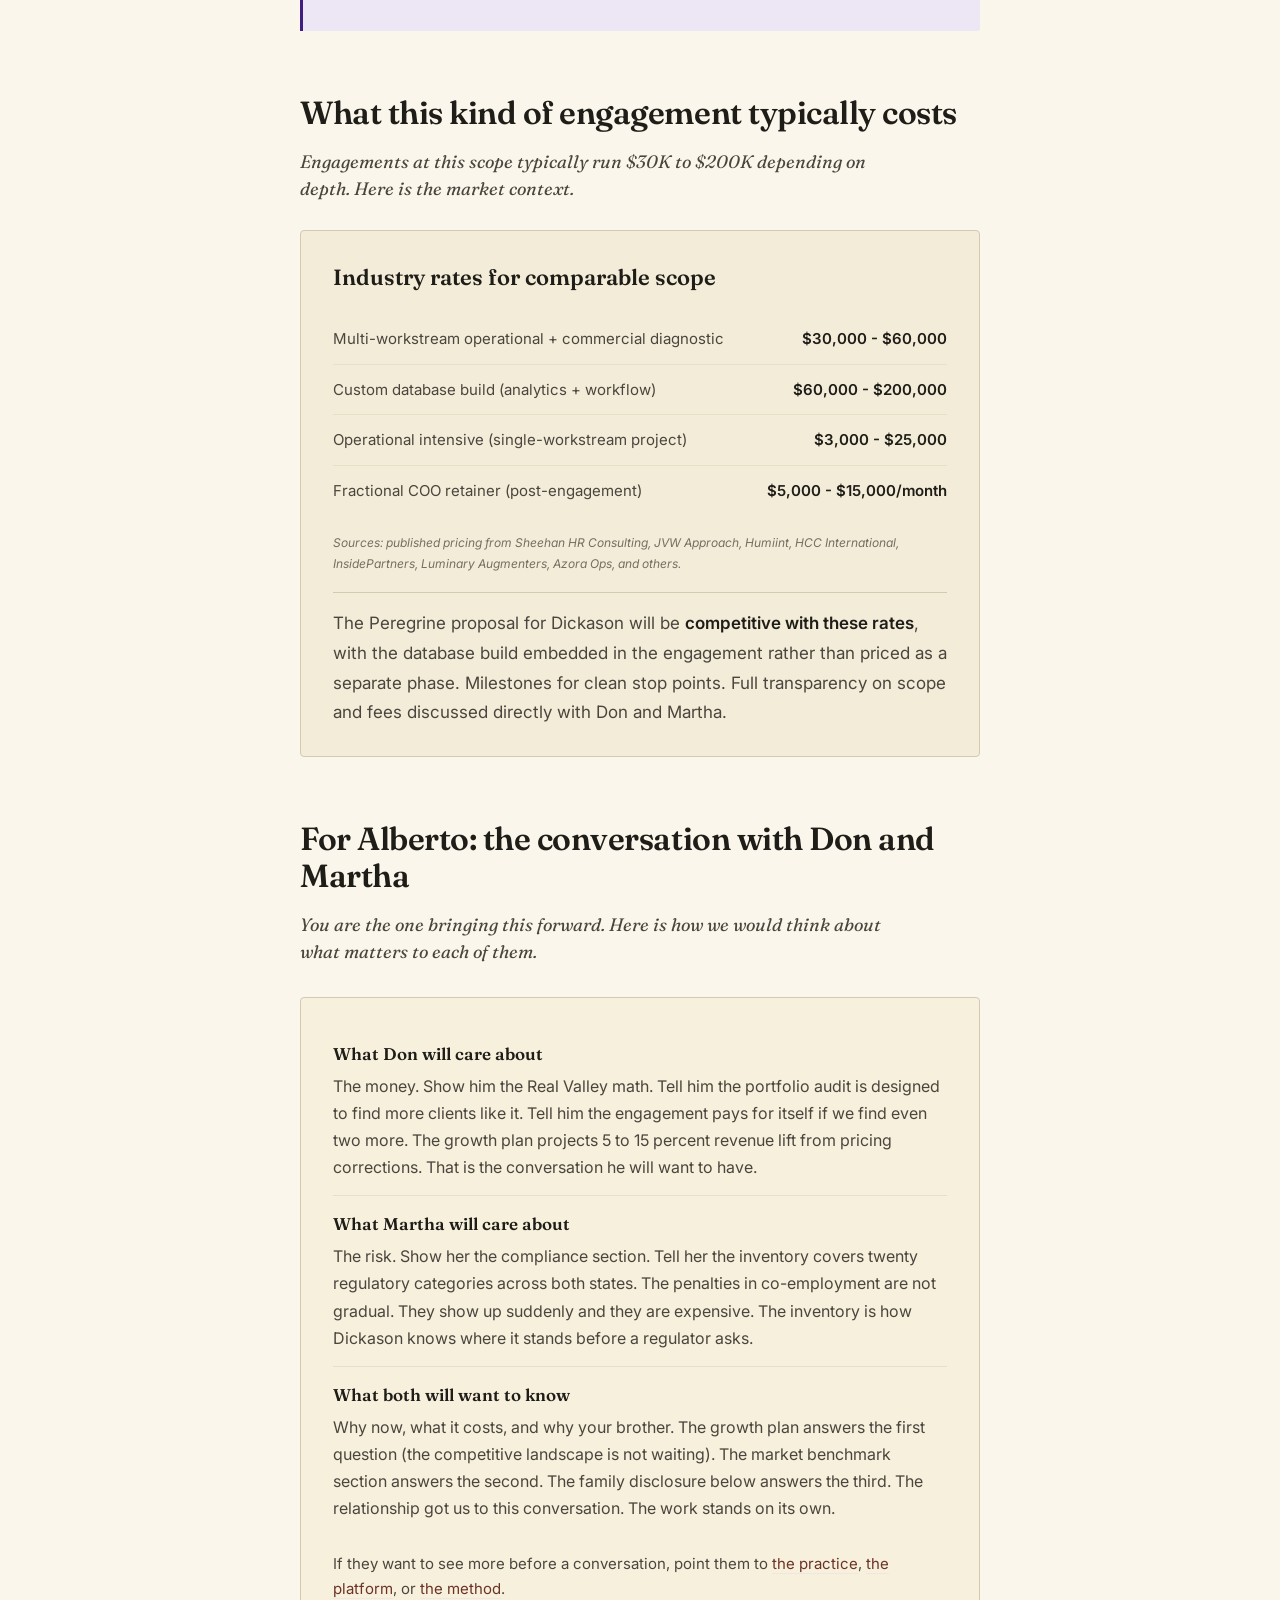
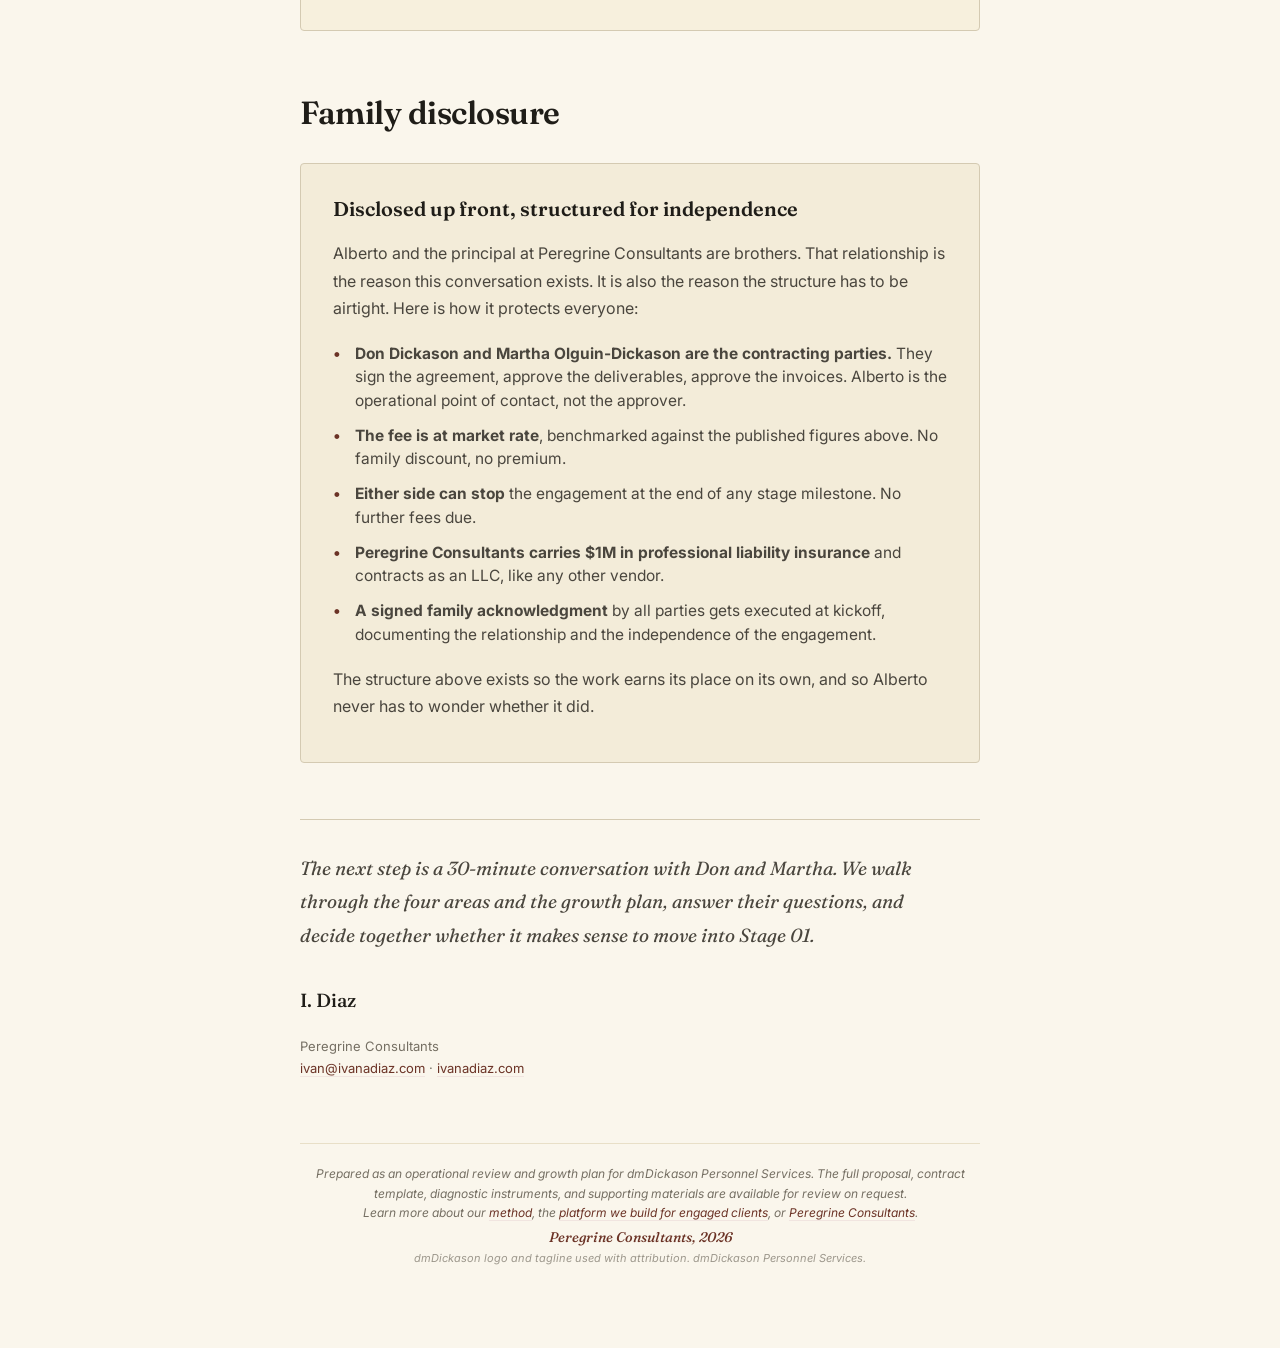
<file: dmdickason/index.html>
<!DOCTYPE html>
<html lang="en">
<head>
<script defer src="/config/plausible.js"></script>


<meta charset="UTF-8">
<meta name="viewport" content="width=device-width, initial-scale=1.0">
<link rel="icon" type="image/png" href="/favicon.png">
<link rel="apple-touch-icon" href="/preview-card.png">
<meta name="theme-color" content="#343A40">
<meta name="robots" content="noindex, nofollow">
<meta name="googlebot" content="noindex, nofollow">
<title>Operational Review &amp; Growth Plan | dmDickason Personnel Services | Peregrine Consultants</title>
<meta name="description" content="Operational review and growth plan for dmDickason Personnel Services. Compliance, pricing, portfolio, and the operating system that ties them together.">
<link rel="preconnect" href="https://fonts.googleapis.com">
<link rel="preconnect" href="https://fonts.gstatic.com" crossorigin>
<link href="https://fonts.googleapis.com/css2?family=Fraunces:opsz,wght@9..144,400;9..144,500;9..144,600;9..144,700;9..144,900&family=Inter:wght@400;500;600;700&display=swap" rel="stylesheet">
<style>
  :root {
    /* Peregrine foundation */
    --ink: #1f1d18;
    --ink-light: #4a463e;
    --ink-soft: #756f63;
    --paper: #faf6ec;
    --paper-deep: #f3ecd9;
    --paper-warm: #f7f0dd;
    --accent: #6b3326;
    --accent-light: #a06554;
    --accent-soft: #f1e5e0;
    --line: #d4cab2;
    --line-soft: #e8dfc7;
    --gold: #b88c2a;
    --green: #4a7547;
    --green-soft: #e8f0e6;
    /* Dickason brand accents */
    --dickason-cyan: #0E9FB4;
    --dickason-cyan-light: #5ec3d2;
    --dickason-cyan-soft: #e6f5f8;
    --dickason-purple: #421D80;
    --dickason-purple-light: #6e4ba8;
    --dickason-purple-soft: #ece6f5;
  }
  * { box-sizing: border-box; margin: 0; padding: 0; }
  html { scroll-behavior: smooth; }
  body {
    font-family: 'Inter', -apple-system, sans-serif;
    color: var(--ink);
    background: var(--paper);
    line-height: 1.7;
    font-size: 17px;
    -webkit-font-smoothing: antialiased;
    text-rendering: optimizeLegibility;
  }
  .container { max-width: 760px; margin: 0 auto; padding: 64px 40px 80px; }
  @media (max-width: 640px) { .container { padding: 40px 22px 60px; } }

  /* Partnership header */
  .partnership-header {
    border-bottom: 2px solid var(--dickason-cyan);
    padding-bottom: 24px;
    margin-bottom: 56px;
  }
  .ph-row {
    display: flex;
    justify-content: space-between;
    align-items: center;
    gap: 32px;
    flex-wrap: wrap;
  }
  .ph-peregrine {
    font-family: 'Fraunces', serif;
    font-style: italic;
    font-size: 19px;
    font-weight: 600;
    color: var(--accent);
    letter-spacing: -0.01em;
  }
  .ph-x {
    font-family: 'Fraunces', serif;
    font-size: 22px;
    color: var(--ink-soft);
    font-weight: 300;
    margin: 0 8px;
  }
  .ph-dickason {
    max-height: 56px;
    width: auto;
  }
  .ph-meta {
    font-family: 'Inter', sans-serif;
    font-size: 11px;
    text-transform: uppercase;
    letter-spacing: 0.16em;
    color: var(--ink-soft);
    font-weight: 500;
  }
  .ph-meta-confidential { color: var(--accent); }

  /* Masthead */
  .masthead { margin-bottom: 56px; }
  .kicker {
    font-family: 'Inter', sans-serif;
    font-size: 12px;
    text-transform: uppercase;
    letter-spacing: 0.22em;
    color: var(--dickason-cyan);
    font-weight: 600;
    margin-bottom: 20px;
  }
  h1 {
    font-family: 'Fraunces', serif;
    font-weight: 600;
    font-size: clamp(40px, 6vw, 60px);
    line-height: 1.0;
    letter-spacing: -0.025em;
    color: var(--ink);
    margin-bottom: 20px;
  }
  .deck {
    font-family: 'Fraunces', serif;
    font-weight: 400;
    font-style: italic;
    font-size: clamp(20px, 2.4vw, 24px);
    line-height: 1.4;
    color: var(--ink-light);
    max-width: 600px;
  }
  .from-line {
    font-family: 'Inter', sans-serif;
    font-size: 13px;
    color: var(--ink-soft);
    margin-top: 32px;
    padding-top: 20px;
    border-top: 1px solid var(--line);
    letter-spacing: 0.02em;
    line-height: 1.7;
  }
  .from-line strong { color: var(--ink); font-weight: 600; }

  /* Section structure */
  section { margin-top: 64px; }
  h2 {
    font-family: 'Fraunces', serif;
    font-weight: 600;
    font-size: clamp(26px, 3vw, 32px);
    line-height: 1.15;
    letter-spacing: -0.015em;
    color: var(--ink);
    margin-bottom: 16px;
  }
  .lede {
    font-family: 'Fraunces', serif;
    font-style: italic;
    font-size: 18px;
    color: var(--ink-light);
    line-height: 1.5;
    margin-bottom: 28px;
    max-width: 600px;
  }
  p {
    font-size: 17px;
    line-height: 1.75;
    margin-bottom: 18px;
    color: var(--ink-light);
    max-width: 620px;
  }
  p strong { color: var(--ink); font-weight: 600; }

  /* Drop cap on opener */
  .opener::first-letter {
    font-family: 'Fraunces', serif;
    font-size: 64px;
    font-weight: 700;
    line-height: 0.9;
    float: left;
    margin: 8px 12px -4px 0;
    color: var(--dickason-cyan);
  }

  /* Discovery note */
  .discovery-note {
    background: var(--paper-warm);
    border-left: 3px solid var(--gold);
    padding: 18px 24px;
    margin: 28px 0;
    border-radius: 0 3px 3px 0;
  }
  .discovery-note p {
    font-size: 16px;
    line-height: 1.6;
    color: var(--ink);
    margin: 0;
    max-width: none;
  }
  .discovery-note strong { color: var(--gold); }

  /* Tagline echo block */
  .tagline-echo {
    background: var(--dickason-cyan-soft);
    border-left: 3px solid var(--dickason-cyan);
    padding: 18px 24px;
    margin: 28px 0;
    border-radius: 0 3px 3px 0;
  }
  .tagline-echo-label {
    font-family: 'Inter', sans-serif;
    font-size: 10px;
    text-transform: uppercase;
    letter-spacing: 0.16em;
    color: var(--dickason-cyan);
    font-weight: 600;
    margin-bottom: 6px;
  }
  .tagline-echo p {
    font-family: 'Fraunces', serif;
    font-style: italic;
    font-size: 17px;
    line-height: 1.5;
    color: var(--ink);
    margin: 0;
    max-width: none;
  }
  .tagline-echo strong { color: var(--dickason-cyan); }

  /* Areas (the four diagnostic areas) */
  .areas { margin-top: 28px; }
  .area {
    padding: 24px 0;
    border-top: 1px solid var(--line);
    display: grid;
    grid-template-columns: 60px 1fr;
    gap: 24px;
  }
  .area:last-child { border-bottom: 1px solid var(--line); }
  .area-num {
    font-family: 'Fraunces', serif;
    font-weight: 700;
    font-size: 36px;
    line-height: 1;
    color: var(--dickason-cyan);
  }
  .area-name {
    font-family: 'Fraunces', serif;
    font-weight: 600;
    font-size: 22px;
    line-height: 1.2;
    margin-bottom: 6px;
    color: var(--ink);
  }
  .area-desc {
    font-size: 16px;
    color: var(--ink-light);
    line-height: 1.6;
    margin-bottom: 0;
  }
  .area-qualifier {
    font-size: 14px;
    color: var(--ink-soft);
    font-style: italic;
    margin-top: 8px;
  }

  /* Growth levers */
  .growth-lever {
    background: var(--green-soft);
    border-left: 3px solid var(--green);
    padding: 24px 28px;
    margin: 20px 0;
    border-radius: 0 3px 3px 0;
  }
  .growth-lever-header {
    display: flex;
    align-items: baseline;
    gap: 14px;
    margin-bottom: 10px;
  }
  .growth-lever-num {
    font-family: 'Fraunces', serif;
    font-weight: 700;
    font-size: 28px;
    line-height: 1;
    color: var(--green);
  }
  .growth-lever-name {
    font-family: 'Fraunces', serif;
    font-weight: 600;
    font-size: 20px;
    line-height: 1.2;
    color: var(--ink);
  }
  .growth-lever p {
    font-size: 16px;
    line-height: 1.65;
    color: var(--ink-light);
    margin-bottom: 10px;
    max-width: none;
  }
  .growth-lever p:last-child { margin-bottom: 0; }
  .growth-lever strong { color: var(--ink); }
  .growth-lever-estimate {
    font-family: 'Inter', sans-serif;
    font-size: 13px;
    text-transform: uppercase;
    letter-spacing: 0.1em;
    color: var(--green);
    font-weight: 600;
    margin-top: 12px;
    padding-top: 10px;
    border-top: 1px solid rgba(74, 117, 71, 0.2);
  }

  /* What changes (future-state feeling) */
  .what-changes {
    background: var(--dickason-cyan-soft);
    border: 1px solid var(--dickason-cyan-light);
    border-radius: 6px;
    padding: 32px 36px;
    margin: 28px 0;
  }
  .what-changes h3 {
    font-family: 'Fraunces', serif;
    font-weight: 600;
    font-size: 20px;
    margin-bottom: 18px;
    color: var(--ink);
  }
  .what-changes p {
    font-size: 16px;
    line-height: 1.7;
    color: var(--ink-light);
    margin-bottom: 14px;
    max-width: none;
  }
  .what-changes p:last-child { margin-bottom: 0; }
  .what-changes strong { color: var(--ink); }
  .scenario {
    padding: 14px 0;
    border-top: 1px solid rgba(14, 159, 180, 0.2);
  }
  .scenario:first-of-type { border-top: none; }
  .scenario-label {
    font-family: 'Inter', sans-serif;
    font-size: 11px;
    text-transform: uppercase;
    letter-spacing: 0.14em;
    color: var(--dickason-cyan);
    font-weight: 600;
    margin-bottom: 4px;
  }

  /* Pull quote */
  .pull {
    font-family: 'Fraunces', serif;
    font-weight: 500;
    font-size: 24px;
    line-height: 1.4;
    color: var(--ink);
    border-left: 3px solid var(--dickason-purple);
    padding: 6px 0 6px 28px;
    margin: 36px 0;
    font-style: italic;
    max-width: 620px;
  }

  /* Database hero block */
  .database-hero {
    background: linear-gradient(135deg, var(--dickason-purple) 0%, var(--dickason-cyan) 100%);
    color: white;
    padding: 40px 36px;
    border-radius: 6px;
    margin: 32px 0;
    box-shadow: 0 6px 24px rgba(66, 29, 128, 0.18);
  }
  .database-hero-eyebrow {
    font-family: 'Inter', sans-serif;
    font-size: 11px;
    text-transform: uppercase;
    letter-spacing: 0.22em;
    color: rgba(255,255,255,0.85);
    font-weight: 600;
    margin-bottom: 12px;
  }
  .database-hero h3 {
    font-family: 'Fraunces', serif;
    font-weight: 600;
    font-size: clamp(26px, 3.2vw, 34px);
    line-height: 1.15;
    letter-spacing: -0.018em;
    margin-bottom: 16px;
    color: white;
  }
  .database-hero p {
    color: rgba(255,255,255,0.92);
    font-size: 16px;
    line-height: 1.6;
    margin-bottom: 14px;
    max-width: none;
  }
  .database-hero p:last-child { margin-bottom: 0; }
  .database-hero strong { color: white; font-weight: 600; }
  .database-capabilities {
    display: grid;
    grid-template-columns: 1fr 1fr;
    gap: 12px;
    margin: 22px 0 18px 0;
  }
  @media (max-width: 600px) { .database-capabilities { grid-template-columns: 1fr; } }
  .db-cap {
    background: rgba(255,255,255,0.1);
    backdrop-filter: blur(8px);
    padding: 12px 16px;
    border-radius: 4px;
    border-left: 2px solid rgba(255,255,255,0.5);
  }
  .db-cap-name {
    font-family: 'Inter', sans-serif;
    font-size: 11px;
    text-transform: uppercase;
    letter-spacing: 0.12em;
    color: rgba(255,255,255,0.7);
    font-weight: 600;
    margin-bottom: 3px;
  }
  .db-cap-desc {
    font-size: 13px;
    color: white;
    line-height: 1.45;
  }

  /* Stages timeline */
  .stages-flow {
    margin-top: 28px;
    border-top: 1px solid var(--line);
  }
  .stage-row {
    display: grid;
    grid-template-columns: 110px 1fr;
    gap: 20px;
    padding: 18px 0;
    border-bottom: 1px solid var(--line);
    align-items: baseline;
  }
  .stage-when {
    font-family: 'Inter', sans-serif;
    font-size: 11px;
    text-transform: uppercase;
    letter-spacing: 0.14em;
    color: var(--dickason-purple);
    font-weight: 600;
  }
  .stage-what {
    font-family: 'Fraunces', serif;
    font-size: 17px;
    color: var(--ink);
    line-height: 1.4;
  }
  .stage-what em {
    font-family: 'Inter', sans-serif;
    font-size: 14px;
    font-style: normal;
    color: var(--ink-soft);
    display: block;
    margin-top: 2px;
  }

  /* Math card */
  .math-card {
    background: var(--paper-deep);
    border: 1px solid var(--line);
    border-radius: 4px;
    padding: 32px 36px;
    margin: 28px 0;
  }
  .math-card-eyebrow {
    font-family: 'Inter', sans-serif;
    font-size: 11px;
    text-transform: uppercase;
    letter-spacing: 0.2em;
    color: var(--accent);
    font-weight: 500;
    margin-bottom: 12px;
  }
  .math-card h3 {
    font-family: 'Fraunces', serif;
    font-weight: 600;
    font-size: 22px;
    margin-bottom: 16px;
    color: var(--ink);
  }
  .math-card p {
    font-size: 16px;
    line-height: 1.7;
    margin-bottom: 12px;
  }
  .math-numbers {
    display: grid;
    grid-template-columns: 1fr 1fr;
    gap: 16px;
    margin: 20px 0 16px 0;
  }
  @media (max-width: 540px) { .math-numbers { grid-template-columns: 1fr; } }
  .math-num {
    background: var(--paper);
    padding: 14px 18px;
    border-radius: 3px;
    border: 1px solid var(--line-soft);
  }
  .math-num-label {
    font-family: 'Inter', sans-serif;
    font-size: 11px;
    color: var(--ink-soft);
    margin-bottom: 4px;
    text-transform: uppercase;
    letter-spacing: 0.1em;
  }
  .math-num-value {
    font-family: 'Fraunces', serif;
    font-size: 24px;
    font-weight: 700;
    color: var(--ink);
  }
  .math-num-value.gold { color: var(--gold); }

  /* Market benchmark */
  .market {
    background: var(--paper-deep);
    border: 1px solid var(--line);
    border-radius: 4px;
    padding: 28px 32px;
    margin-top: 24px;
  }
  .market h3 {
    font-family: 'Fraunces', serif;
    font-weight: 600;
    font-size: 22px;
    margin-bottom: 16px;
    color: var(--ink);
  }
  .market-rows { margin: 18px 0; }
  .market-row {
    display: grid;
    grid-template-columns: 1fr auto;
    gap: 16px;
    padding: 12px 0;
    border-bottom: 1px solid var(--line-soft);
    align-items: baseline;
  }
  .market-row:last-child { border-bottom: none; }
  .market-label { font-size: 15px; color: var(--ink-light); }
  .market-value {
    font-family: 'Inter', sans-serif;
    font-size: 15px;
    font-weight: 600;
    color: var(--ink);
    text-align: right;
  }
  .market-source {
    font-family: 'Inter', sans-serif;
    font-size: 12px;
    color: var(--ink-soft);
    font-style: italic;
    margin-top: 12px;
  }
  .market-note {
    margin-top: 18px;
    padding-top: 16px;
    border-top: 1px solid var(--line);
    font-size: 15px;
    color: var(--ink);
    line-height: 1.6;
  }

  /* Future-proofing section */
  .future {
    background: var(--dickason-purple-soft);
    border-left: 3px solid var(--dickason-purple);
    padding: 28px 32px;
    margin: 32px 0;
    border-radius: 0 3px 3px 0;
  }
  .future-eyebrow {
    font-family: 'Inter', sans-serif;
    font-size: 11px;
    text-transform: uppercase;
    letter-spacing: 0.2em;
    color: var(--dickason-purple);
    font-weight: 600;
    margin-bottom: 10px;
  }
  .future h3 {
    font-family: 'Fraunces', serif;
    font-weight: 600;
    font-size: 22px;
    margin-bottom: 14px;
    color: var(--ink);
  }
  .future p {
    font-size: 16px;
    line-height: 1.65;
    color: var(--ink-light);
    margin-bottom: 12px;
    max-width: none;
  }
  .future p:last-child { margin-bottom: 0; }
  .future strong { color: var(--ink); }

  /* Champion enablement (For Alberto) */
  .champion {
    background: var(--paper-warm);
    border: 1px solid var(--line);
    border-radius: 4px;
    padding: 28px 32px;
    margin: 32px 0;
  }
  .champion h3 {
    font-family: 'Fraunces', serif;
    font-weight: 600;
    font-size: 20px;
    margin-bottom: 14px;
    color: var(--ink);
  }
  .champion p {
    font-size: 16px;
    line-height: 1.7;
    color: var(--ink-light);
    margin-bottom: 14px;
    max-width: none;
  }
  .champion p:last-child { margin-bottom: 0; }
  .champion strong { color: var(--ink); }
  .champion-person {
    padding: 14px 0;
    border-top: 1px solid var(--line-soft);
  }
  .champion-person:first-of-type { border-top: none; }
  .champion-person-name {
    font-family: 'Fraunces', serif;
    font-weight: 600;
    font-size: 17px;
    color: var(--ink);
    margin-bottom: 4px;
  }

  /* Family disclosure */
  .family {
    background: var(--paper-deep);
    border: 1px solid var(--line);
    border-radius: 4px;
    padding: 28px 32px;
    margin: 32px 0;
  }
  .family h3 {
    font-family: 'Fraunces', serif;
    font-weight: 600;
    font-size: 20px;
    margin-bottom: 14px;
    color: var(--ink);
  }
  .family p {
    font-size: 16px;
    line-height: 1.7;
    color: var(--ink-light);
    margin-bottom: 14px;
    max-width: none;
  }
  .family ul {
    list-style: none;
    padding: 0;
    margin-top: 12px;
  }
  .family li {
    font-size: 15.5px;
    color: var(--ink-light);
    padding: 6px 0 6px 22px;
    position: relative;
    line-height: 1.5;
  }
  .family li::before {
    content: "\2022";
    position: absolute;
    left: 0;
    top: 6px;
    color: var(--accent);
    font-weight: 600;
  }

  /* Closing */
  .closing { margin-top: 56px; padding-top: 32px; border-top: 1px solid var(--line); }
  .closing-line {
    font-family: 'Fraunces', serif;
    font-style: italic;
    font-size: 19px;
    color: var(--ink-light);
    margin-bottom: 24px;
  }
  .closing-name {
    font-family: 'Fraunces', serif;
    font-size: 19px;
    color: var(--ink);
    font-weight: 500;
  }
  .closing-meta {
    font-size: 13px;
    color: var(--ink-soft);
    margin-top: 6px;
    line-height: 1.7;
  }
  .closing-meta a {
    color: var(--accent);
    text-decoration: none;
    border-bottom: 1px solid var(--accent-soft);
  }
  .closing-meta a:hover { border-bottom-color: var(--accent); }

  /* Footer */
  .doc-footer {
    margin-top: 64px;
    font-size: 12px;
    color: var(--ink-soft);
    text-align: center;
    font-style: italic;
    border-top: 1px solid var(--line-soft);
    padding-top: 20px;
    line-height: 1.6;
  }
  .doc-footer .peregrine {
    font-family: 'Fraunces', serif;
    font-style: italic;
    font-size: 14px;
    color: var(--accent);
    font-weight: 500;
    margin-top: 4px;
    display: inline-block;
  }
  .doc-footer a {
    color: var(--accent);
    text-decoration: none;
    border-bottom: 1px solid var(--accent-soft);
  }

  /* Responsive adjustments */
  @media (max-width: 640px) {
    .area { grid-template-columns: 48px 1fr; gap: 16px; }
    .area-num { font-size: 28px; }
    .growth-lever { padding: 20px 22px; }
    .growth-lever-num { font-size: 24px; }
    .database-hero { padding: 28px 24px; }
    .math-card { padding: 24px 22px; }
    .market { padding: 22px 20px; }
    .what-changes { padding: 24px 22px; }
    .champion { padding: 22px 20px; }
    .family { padding: 22px 20px; }
    .stage-row { grid-template-columns: 90px 1fr; gap: 14px; }
    .pull { font-size: 20px; padding-left: 20px; }
    .ph-row { gap: 16px; }
  }
</style>
</head>
<body>

<div class="container">

  <!-- 1. Partnership header -->
  <header class="partnership-header">
    <div class="ph-row">
      <div style="display: flex; align-items: center; gap: 20px;">
        <span class="ph-peregrine">Peregrine Consultants</span>
        <span class="ph-x">&times;</span>
        <img src="dickason-logo.png" alt="dmDickason Personnel Services" class="ph-dickason">
      </div>
      <div class="ph-meta">
        <div class="ph-meta-confidential">Confidential</div>
        <div>Operational Review</div>
      </div>
    </div>
  </header>

  <!-- 2. Masthead -->
  <header class="masthead">
    <div class="kicker">Operational Review &amp; Growth Plan</div>
    <h1>Building the Next Chapter for Dickason</h1>
    <p class="deck">A structured review of where the operation stands today, where the growth is, and the system that connects the two.</p>
    <div class="from-line">
      <strong>From:</strong> I. Diaz, Peregrine Consultants<br>
      <strong>For:</strong> Alberto Diaz, to share with Don Dickason and Martha Olguin-Dickason
    </div>
  </header>

  <!-- 3. Opening section: Where Dickason stands -->
  <section>
    <h2>Where Dickason stands</h2>
    <p class="opener">Alberto, in January 2022 Dickason made a decisive move. The staffing and temporary division, the business Don built from a Snelling franchise in 1984 and Martha expanded into dmDickason Temporaries in 1992, was sold to HireQuest Inc. That was roughly $18M in revenue walking out the door. What stayed was the PEO, the ASO, and the payroll operation. The business that Martha launched in 2002 as dmDickasonHR.</p>
    <p>Four years later, the operation is finding its new shape. The sixty years of relationships, the local knowledge, the Southwest market presence (licensed in both Texas and New Mexico), those are real. Kelly Dickason is stepping into the Director of HR role, the next generation getting closer to the center of the business. The foundation is strong.</p>
    <p>What is missing is the operational infrastructure to match. The post-HireQuest transition left Dickason running a focused PEO without the systems that a focused PEO needs. Compliance gets checked when someone remembers. Pricing stays where it landed years ago. Client profitability is a feeling, not a number.</p>
    <p>This document is a structured look at the four areas where the operation is carrying risk or leaving money on the table, followed by the growth plan that turns those gaps into revenue.</p>

    <div class="discovery-note">
      <p><strong>A note on what we know:</strong> We have not been inside the operation yet. Everything in this review is based on what Alberto has shared and what we know about how PEOs at Dickason's size typically run. Some of it will be right. Some of it may be off. Stage 01 exists to confirm or correct every assumption before a dollar is spent fixing anything.</p>
    </div>

    <div class="tagline-echo">
      <div class="tagline-echo-label">Your tagline</div>
      <p><strong>People. Power. Performance.</strong> Those three words are the right frame for this engagement. The people are here. The performance history is real. What we are building is the power, the operational engine that makes the other two compound instead of coast.</p>
    </div>
  </section>

  <!-- 4. The Operational Review (four diagnostic areas) -->
  <section>
    <h2>The operational review</h2>
    <p class="lede">Four areas where the operation is leaving money or carrying risk.</p>

    <div class="areas">

      <div class="area">
        <div class="area-num">01</div>
        <div>
          <div class="area-name">Compliance posture</div>
          <p class="area-desc">A PEO handling co-employment in two states touches at least twenty regulatory categories. Worker classification, workers comp class codes, payroll tax deposits, 401(k) deposit timing, ACA reporting, I-9 documentation, ESAC accreditation requirements, state-by-state filings for TX and NM. Alberto indicated nobody has given the compliance picture a serious review in some time. For an Employee Leasing operation carrying co-employment exposure, that is a real gap. The penalties in this space do not give warnings. They arrive.</p>
          <p class="area-qualifier">The Compliance Risk Inventory in Stage 02 maps every category and scores Dickason's current position in each one.</p>
        </div>
      </div>

      <div class="area">
        <div class="area-num">02</div>
        <div>
          <div class="area-name">Pricing and the free-add-on problem</div>
          <p class="area-desc">Premium services are going out the door at no charge. 401(k) administration, benefits broker work, workers comp coordination, all bundled as extras rather than priced as the real services they are. Each one has labor cost and liability attached. When they are absorbed into the base markup, the revenue gap compounds on every client, every pay cycle. The result is a book that looks full but runs thin.</p>
          <p class="area-qualifier">The portfolio audit in Stage 02 shows exactly how much is walking out the door and where the markup should land.</p>
        </div>
      </div>

      <div class="area">
        <div class="area-num">03</div>
        <div>
          <div class="area-name">The shape of the client book</div>
          <p class="area-desc">Real Valley tells the story. Three worksite employees, $15 per payroll per employee, roughly $1,000 a year in revenue against $2,000 or more in service cost. Full 941 quarterly filings, tax reconciliation, ongoing payroll administration. Hours of skilled accounting time consumed every month for a client that loses money. Anthony Water Utility shows what a properly structured client looks like. The gap between those two is where the money is. The question: how many more Real Valleys are hiding in the book?</p>
          <p class="area-qualifier">Stage 02 scores every client: keep, renegotiate, graduate, or watch.</p>
        </div>
      </div>

      <div class="area">
        <div class="area-num">04</div>
        <div>
          <div class="area-name">Onboarding and the back-office workflow</div>
          <p class="area-desc">Alberto flagged this specifically. After the HireQuest transition, the operation took on a new shape without building the systems to match. Onboarding drifts. Implementation timelines are unclear. The first six months of a co-employment relationship set the tone. When onboarding goes rough, clients quietly look elsewhere by year two. A clear playbook with real ownership, realistic timelines, and a 30/60/90 check after go-live is the floor for retention.</p>
          <p class="area-qualifier">We map the current onboarding in Stage 01 and build the replacement playbook in Stage 03.</p>
        </div>
      </div>

    </div>
  </section>

  <!-- 5. The Growth Plan (three levers) -->
  <section>
    <h2>The growth plan</h2>
    <p class="lede">The review above identifies where money and risk sit today. The plan below shows how each one becomes a growth lever.</p>

    <div class="growth-lever">
      <div class="growth-lever-header">
        <div class="growth-lever-num">01</div>
        <div class="growth-lever-name">Revenue recovery through portfolio correction</div>
      </div>
      <p>The Real Valley math extrapolated across the full client book is the fastest path to revenue recovery. Every underpriced client identified in the portfolio audit gets a clear path: renegotiation with a new pricing tier, graduation to a service level that matches what they actually consume, or a managed transition off the book if the numbers cannot work.</p>
      <p>The renegotiation roadmap assigns each client to a tier based on worksite employee count, service complexity, and current margin. Conversations happen on a schedule, not when someone remembers. The pricing framework gives the team a structure for every new proposal going forward, not just the legacy book.</p>
      <p><strong>Conservative estimate: 5 to 15 percent revenue lift from pricing corrections alone.</strong> That number comes from the known gap between what clients like Real Valley pay and what the service actually costs to deliver. The portfolio audit in Stage 02 turns that estimate into a specific dollar figure.</p>
      <div class="growth-lever-estimate">Revenue lever: pricing corrections across the existing book</div>
    </div>

    <div class="growth-lever">
      <div class="growth-lever-header">
        <div class="growth-lever-num">02</div>
        <div class="growth-lever-name">Retention through operational excellence</div>
      </div>
      <p>Client retention in the PEO space is won or lost in the first eighteen months. The onboarding playbook we build in Stage 03 creates a repeatable process with clear ownership, defined milestones, and a 30/60/90 cadence that catches problems before they become departures. When onboarding is clean, year-two retention improves. When it is rough, the client starts shopping quietly.</p>
      <p>Compliance confidence becomes a retention tool. Clients stay with a PEO they trust to keep them clean. When Dickason can show a client their compliance picture (workers comp class codes current, ACA filings on time, I-9 documentation complete), that is a concrete reason to renew. Not a pitch. A demonstration.</p>
      <p><strong>Service quality becomes measurable, not anecdotal.</strong> The database tracks onboarding completion rates, response times, compliance status per client. When a client asks how things are going, the answer is data, not a reassurance.</p>
      <div class="growth-lever-estimate">Retention lever: structured onboarding and compliance visibility</div>
    </div>

    <div class="growth-lever">
      <div class="growth-lever-header">
        <div class="growth-lever-num">03</div>
        <div class="growth-lever-name">Competitive positioning for the next decade</div>
      </div>
      <p>Post-HireQuest, Dickason is a focused PEO. That is an advantage, not a limitation, if the infrastructure matches the focus. A company that does one thing well, with the systems to prove it, competes differently than a company that does one thing and hopes the relationships hold.</p>
      <p>The database positions Dickason to compete with the tooling that national platforms take for granted. Client dashboards, compliance tracking, pipeline management, renewal intelligence. These are table stakes at Justworks and Rippling. They do not need to be table stakes at Dickason, but some version of them needs to exist for Dickason to hold and grow its position in the Southwest market.</p>
      <p><strong>"The Southwest's Premier PEO" backed by systems, not just history.</strong> Sixty years of relationships are the foundation. The database is what turns that foundation into a platform for the next sixty.</p>
      <div class="growth-lever-estimate">Positioning lever: infrastructure that matches the reputation</div>
    </div>
  </section>

  <!-- 6. What Changes (future-state scenarios) -->
  <section>
    <h2>What changes for Dickason</h2>
    <p class="lede">Before the specifics of what we build, here is what it actually looks like on the other side.</p>

    <div class="what-changes">
      <div class="scenario">
        <div class="scenario-label">Monday morning</div>
        <p>Alberto opens the system. Every client in the book is scored: green, yellow, red. The ones losing money are flagged. The compliance gaps have severity ratings. When Don asks how the book looks, the answer takes three clicks. Not three days of pulling reports.</p>
      </div>
      <div class="scenario">
        <div class="scenario-label">New client onboarding</div>
        <p>A new client comes in. The playbook fires: who does what, by when, with what verification. Co-employer notice filed. SUTA registration confirmed for the right state. Workers comp class codes assigned. The 30/60/90 cadence starts automatically. No one has to remember. The system remembers.</p>
      </div>
      <div class="scenario">
        <div class="scenario-label">Renewal season</div>
        <p>Instead of relying on memory and relationships, the team has data. Which clients grew? Which ones cost more to serve than they pay? Which ones need a pricing conversation before the renewal letter goes out? The database surfaces all of it before renewal season starts, not during.</p>
      </div>
      <div class="scenario">
        <div class="scenario-label">The real shift</div>
        <p><strong>From "I think we are in good shape" to "I can show you exactly where we stand."</strong> The database is what makes that shift permanent. It does not age out. It does not get filed away. It gets sharper every quarter as the team uses it.</p>
      </div>
    </div>
  </section>

  <!-- 7. What We Build (database hero) -->
  <section>
    <h2>What we build</h2>
    <p class="lede">A diagnostic produces a report. Eventually someone files it away. We build something that stays.</p>

    <div class="database-hero">
      <div class="database-hero-eyebrow">The headline deliverable</div>
      <h3>A custom database that becomes Dickason's source of truth.</h3>
      <p>The four diagnostic areas and three growth levers all feed into the same place: an operational database built for Dickason, tuned to your service lines, your pricing structure, your way of working. It scores every client. It tracks every relationship from prospect to renewal. It drives the alerts your team needs and the reports leadership reviews each quarter.</p>

      <div class="database-capabilities">
        <div class="db-cap">
          <div class="db-cap-name">Compliance picture</div>
          <div class="db-cap-desc">Every regulatory category for TX and NM, live, scored, with alerts when something drifts</div>
        </div>
        <div class="db-cap">
          <div class="db-cap-name">Client book</div>
          <div class="db-cap-desc">Every client scored on revenue, cost-to-serve, and margin. Real Valleys flagged automatically.</div>
        </div>
        <div class="db-cap">
          <div class="db-cap-name">Relationships</div>
          <div class="db-cap-desc">Lead, quoted, won, renewed, expanding. Every stage visible at a glance.</div>
        </div>
        <div class="db-cap">
          <div class="db-cap-name">Sales pipeline</div>
          <div class="db-cap-desc">Activity, attribution, win/loss tracking. One view for leadership.</div>
        </div>
        <div class="db-cap">
          <div class="db-cap-name">Onboarding</div>
          <div class="db-cap-desc">Stage tracking, ownership matrix, the 30/60/90 cadence built in</div>
        </div>
        <div class="db-cap">
          <div class="db-cap-name">Alerts</div>
          <div class="db-cap-desc">Daily flags, weekly digest, quarterly executive review</div>
        </div>
        <div class="db-cap">
          <div class="db-cap-name">Access controls</div>
          <div class="db-cap-desc">Sales sees their view, ops sees theirs, Don and Martha see everything</div>
        </div>
        <div class="db-cap">
          <div class="db-cap-name">Existing systems</div>
          <div class="db-cap-desc">Connects to the HRIS, payroll, accounting, and benefits platforms already in place</div>
        </div>
      </div>

      <p style="font-size: 14px; opacity: 0.9; font-style: italic;">Connects to what you have today. Could replace pieces tomorrow if that makes sense. Built to last.</p>
    </div>

    <p>The database is not optional. <strong>It is the engagement.</strong> The diagnostic findings populate it. The pricing framework lives in it. The compliance posture runs through it. The growth levers activate through it. When we leave, Dickason does not have a binder. Dickason has a working system the team operates from.</p>
  </section>

  <!-- 8. How It Runs (five stages) -->
  <section>
    <h2>How it runs</h2>
    <p class="lede">Five stages. Each one earns the next. Either side can stop at any milestone.</p>

    <div class="stages-flow">
      <div class="stage-row">
        <div class="stage-when">Stage 01</div>
        <div class="stage-what">Discover<em>Map the operation at 4900 North Mesa: meet the team, inventory the systems, walk the workflows, agree on scope. This is where we confirm or correct every assumption in this document. Census review, service line inventory, existing vendor audit.</em></div>
      </div>
      <div class="stage-row">
        <div class="stage-when">Stage 02</div>
        <div class="stage-what">Diagnose<em>Compliance Risk Inventory delivered across all twenty categories for TX and NM. Client Roster Snapshot scored, every client in the book. Tier 1 and Tier 2 reds reviewed directly with Don and Martha. The Real Valley math applied to the full portfolio.</em></div>
      </div>
      <div class="stage-row">
        <div class="stage-when">Stage 03</div>
        <div class="stage-what">Design<em>Client Portfolio Audit complete. Renegotiation roadmap dollarized with client graduation tiers. Pricing framework approved. Onboarding playbook drafted with 30/60/90 cadence. Database architecture designed and reviewed with the team.</em></div>
      </div>
      <div class="stage-row">
        <div class="stage-when">Stage 04</div>
        <div class="stage-what">Deliver<em>Database deployed. Top operational fixes implemented. Staff trained, including Kelly and the HR team. Handoff documentation delivered. Dickason's team running the system independently.</em></div>
      </div>
      <div class="stage-row">
        <div class="stage-when">Stage 05</div>
        <div class="stage-what">Compound<em>Optional ongoing partnership. Quarterly reviews with leadership. Database tuning as the business evolves. Growth lever tracking against baseline. The foundation is in place; this stage builds on it.</em></div>
      </div>
    </div>

    <p style="margin-top: 24px;">We move at the pace the operation can absorb. The depth of each stage depends on what we find in Discover. We commit to stages and milestones in the proposal; we commit to dates in the SOW once Discover is complete.</p>
  </section>

  <!-- 9. What It Pays Back (ROI with Real Valley math) -->
  <section>
    <h2>What it pays back</h2>

    <div class="math-card">
      <div class="math-card-eyebrow">The Real Valley math</div>
      <h3>One client tells the whole story</h3>
      <p>Based on what Alberto shared: three worksite employees, charged at $15 per employee per payroll, generating roughly $1,000 a year in revenue. Service includes full 941 quarterly filings, tax reconciliation, ongoing payroll administration. Hours of skilled accounting time consumed every month.</p>

      <div class="math-numbers">
        <div class="math-num">
          <div class="math-num-label">Annual revenue</div>
          <div class="math-num-value">$1,000</div>
        </div>
        <div class="math-num">
          <div class="math-num-label">Estimated annual cost</div>
          <div class="math-num-value">$2,000+</div>
        </div>
        <div class="math-num">
          <div class="math-num-label">Properly priced</div>
          <div class="math-num-value">$5,000</div>
        </div>
        <div class="math-num">
          <div class="math-num-label">Margin lift if renegotiated</div>
          <div class="math-num-value gold">+$4,000/yr</div>
        </div>
      </div>

      <p>That is one client we already know about. The portfolio audit in Stage 02 finds the rest. Each additional Real Valley-class client adds roughly the same margin lift, recurring, starting the day after the renegotiation.</p>
      <p style="margin-bottom: 0;">The compliance side is harder to dollarize until something happens. And when something happens in co-employment, it tends to be expensive. The Stage 02 inventory is exactly what lets Dickason identify the highest-risk areas before a regulator does.</p>
    </div>

    <div class="pull">"We know about one Real Valley. The portfolio audit finds the rest. Even one more pays the engagement back in year one."</div>
  </section>

  <!-- 10. The Bigger Reason (future-proofing) -->
  <section>
    <h2>The bigger reason to do this now</h2>

    <div class="future">
      <div class="future-eyebrow">The competitive landscape</div>
      <h3>The conversation is happening whether Dickason builds the engine or not.</h3>
      <p>Justworks, Rippling, Gusto, ADP TotalSource. All of them are investing in sharper operational tooling. Faster quoting, smoother onboarding, automated client intelligence. The PEO landscape is moving toward platforms, and the firms that hold their ground will be the ones with real infrastructure underneath their relationships.</p>
      <p>Dickason has something those platforms cannot buy: <strong>sixty years of relationships in the Southwest, family ownership, a workforce that knows the El Paso market and the border economy.</strong> Those advantages are real. But without an operational engine underneath them, they slowly age into nostalgia instead of compounding into market position.</p>
      <p>In three years, there are two versions of Dickason. One is still running on spreadsheets and memory, losing ground to platforms that move faster. The other has a system that scores every client, tracks every compliance requirement, and gives leadership a real-time picture of the business. <strong>The database is what separates those two futures.</strong></p>
      <p>This investment pays back today through the portfolio correction. And it creates the foundation for whatever Dickason decides to build next.</p>
    </div>
  </section>

  <!-- 11. Market Benchmark -->
  <section>
    <h2>What this kind of engagement typically costs</h2>
    <p class="lede">Engagements at this scope typically run $30K to $200K depending on depth. Here is the market context.</p>

    <div class="market">
      <h3>Industry rates for comparable scope</h3>

      <div class="market-rows">
        <div class="market-row">
          <span class="market-label">Multi-workstream operational + commercial diagnostic</span>
          <span class="market-value">$30,000 - $60,000</span>
        </div>
        <div class="market-row">
          <span class="market-label">Custom database build (analytics + workflow)</span>
          <span class="market-value">$60,000 - $200,000</span>
        </div>
        <div class="market-row">
          <span class="market-label">Operational intensive (single-workstream project)</span>
          <span class="market-value">$3,000 - $25,000</span>
        </div>
        <div class="market-row">
          <span class="market-label">Fractional COO retainer (post-engagement)</span>
          <span class="market-value">$5,000 - $15,000/month</span>
        </div>
      </div>

      <div class="market-source">Sources: published pricing from Sheehan HR Consulting, JVW Approach, Humiint, HCC International, InsidePartners, Luminary Augmenters, Azora Ops, and others.</div>

      <div class="market-note">
        <p style="margin: 0;">The Peregrine proposal for Dickason will be <strong>competitive with these rates</strong>, with the database build embedded in the engagement rather than priced as a separate phase. Milestones for clean stop points. Full transparency on scope and fees discussed directly with Don and Martha.</p>
      </div>
    </div>
  </section>

  <!-- 12. For Alberto (champion enablement) -->
  <section>
    <h2>For Alberto: the conversation with Don and Martha</h2>
    <p class="lede">You are the one bringing this forward. Here is how we would think about what matters to each of them.</p>

    <div class="champion">
      <div class="champion-person">
        <div class="champion-person-name">What Don will care about</div>
        <p>The money. Show him the Real Valley math. Tell him the portfolio audit is designed to find more clients like it. Tell him the engagement pays for itself if we find even two more. The growth plan projects 5 to 15 percent revenue lift from pricing corrections. That is the conversation he will want to have.</p>
      </div>
      <div class="champion-person">
        <div class="champion-person-name">What Martha will care about</div>
        <p>The risk. Show her the compliance section. Tell her the inventory covers twenty regulatory categories across both states. The penalties in co-employment are not gradual. They show up suddenly and they are expensive. The inventory is how Dickason knows where it stands before a regulator asks.</p>
      </div>
      <div class="champion-person">
        <div class="champion-person-name">What both will want to know</div>
        <p>Why now, what it costs, and why your brother. The growth plan answers the first question (the competitive landscape is not waiting). The market benchmark section answers the second. The family disclosure below answers the third. The relationship got us to this conversation. The work stands on its own.</p>
      </div>
      <p style="margin-top: 14px; font-size: 15px;">If they want to see more before a conversation, point them to <a href="/" style="color: var(--accent); border-bottom: 1px solid var(--accent-soft); text-decoration: none;">the practice</a>, <a href="/pulse" style="color: var(--accent); border-bottom: 1px solid var(--accent-soft); text-decoration: none;">the platform</a>, or <a href="/process" style="color: var(--accent); border-bottom: 1px solid var(--accent-soft); text-decoration: none;">the method</a>.</p>
    </div>
  </section>

  <!-- 13. Family disclosure -->
  <section>
    <h2>Family disclosure</h2>

    <div class="family">
      <h3>Disclosed up front, structured for independence</h3>
      <p>Alberto and the principal at Peregrine Consultants are brothers. That relationship is the reason this conversation exists. It is also the reason the structure has to be airtight. Here is how it protects everyone:</p>
      <ul>
        <li><strong>Don Dickason and Martha Olguin-Dickason are the contracting parties.</strong> They sign the agreement, approve the deliverables, approve the invoices. Alberto is the operational point of contact, not the approver.</li>
        <li><strong>The fee is at market rate</strong>, benchmarked against the published figures above. No family discount, no premium.</li>
        <li><strong>Either side can stop</strong> the engagement at the end of any stage milestone. No further fees due.</li>
        <li><strong>Peregrine Consultants carries $1M in professional liability insurance</strong> and contracts as an LLC, like any other vendor.</li>
        <li><strong>A signed family acknowledgment</strong> by all parties gets executed at kickoff, documenting the relationship and the independence of the engagement.</li>
      </ul>
      <p style="margin-top: 14px;">The structure above exists so the work earns its place on its own, and so Alberto never has to wonder whether it did.</p>
    </div>
  </section>

  <!-- 14. Closing -->
  <section class="closing">
    <p class="closing-line">The next step is a 30-minute conversation with Don and Martha. We walk through the four areas and the growth plan, answer their questions, and decide together whether it makes sense to move into Stage 01.</p>
    <p class="closing-name" style="margin-top: 32px;">I. Diaz</p>
    <p class="closing-meta">
      Peregrine Consultants<br>
      <a href="mailto:ivan@ivanadiaz.com">ivan@ivanadiaz.com</a> · <a href="https://ivanadiaz.com">ivanadiaz.com</a>
    </p>
  </section>

  <!-- 15. Footer -->
  <div class="doc-footer">
    Prepared as an operational review and growth plan for dmDickason Personnel Services. The full proposal, contract template, diagnostic instruments, and supporting materials are available for review on request.
    <br>Learn more about our <a href="/process">method</a>, the <a href="/pulse">platform we build for engaged clients</a>, or <a href="/">Peregrine Consultants</a>.
    <br><span class="peregrine">Peregrine Consultants, 2026</span>
    <br><span style="font-size: 11px; opacity: 0.7;">dmDickason logo and tagline used with attribution. dmDickason Personnel Services.</span>
  </div>

</div>

</body>
</html>
</file>
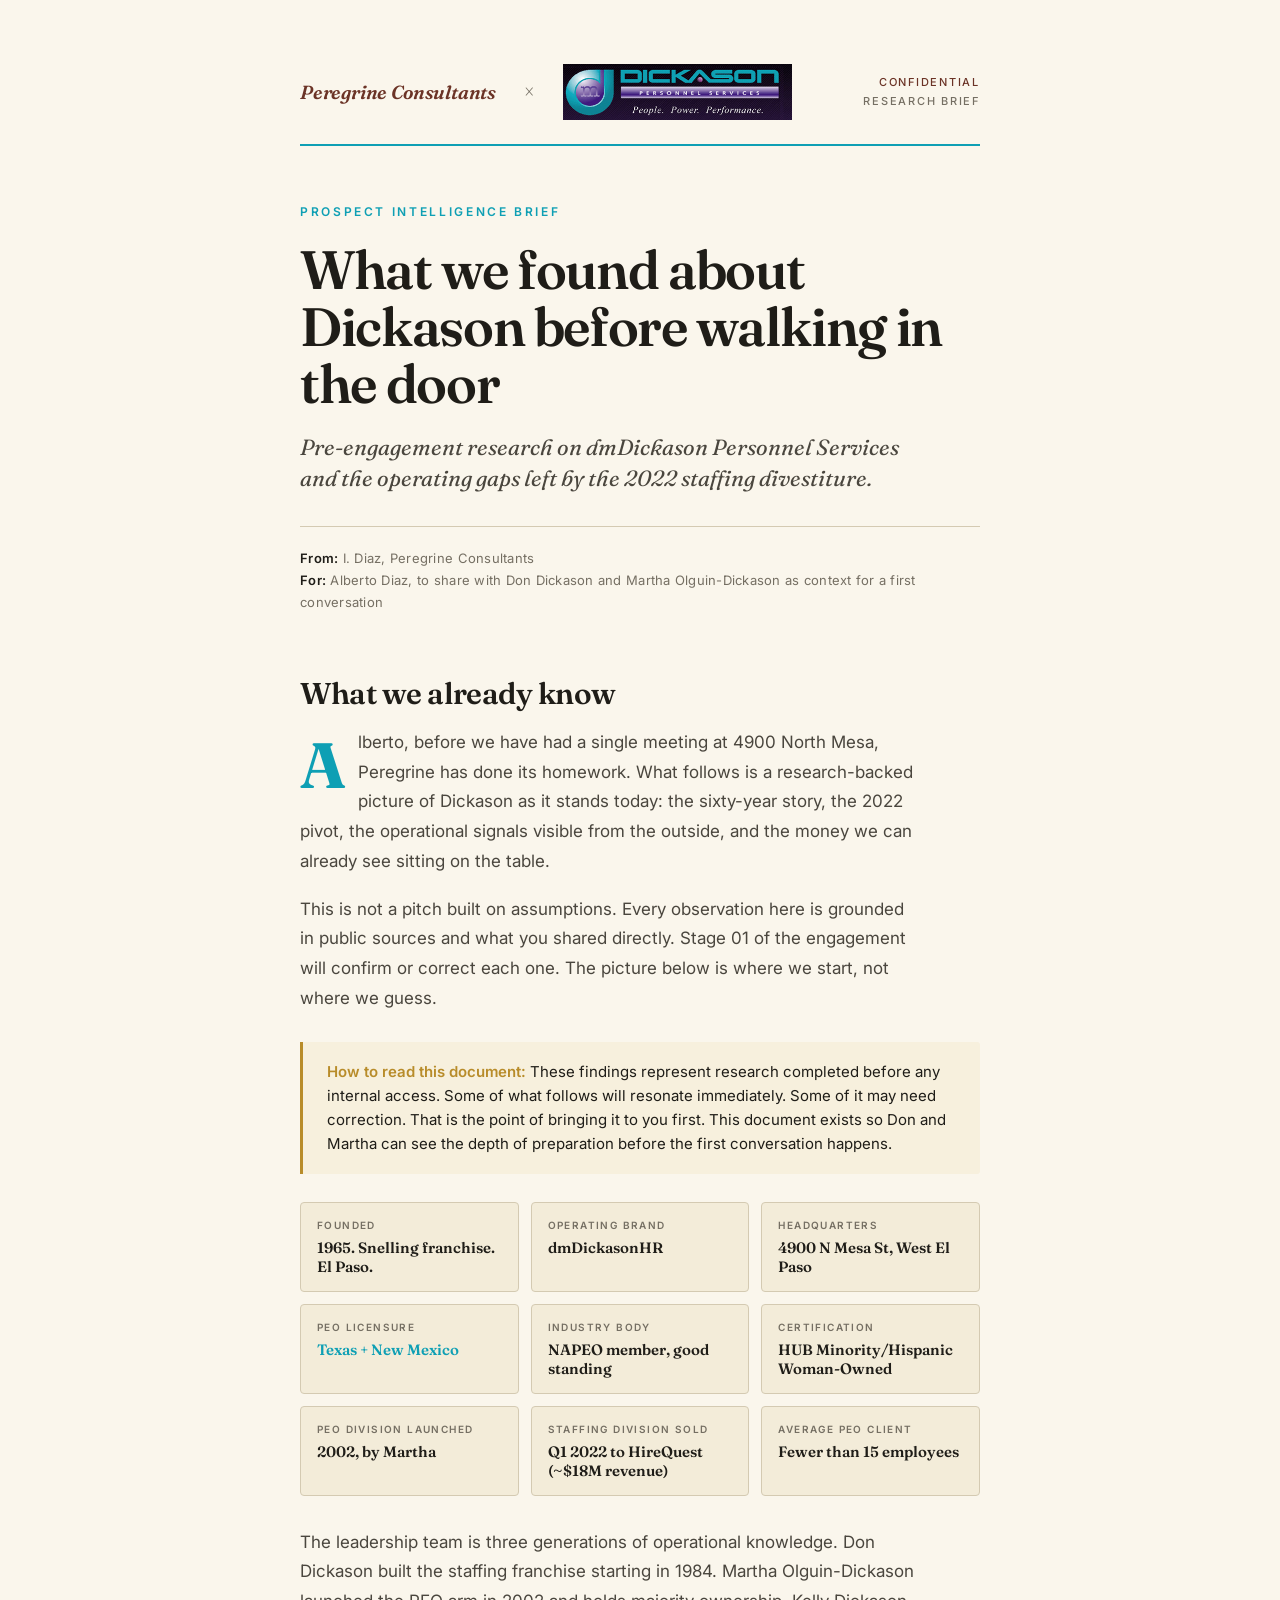
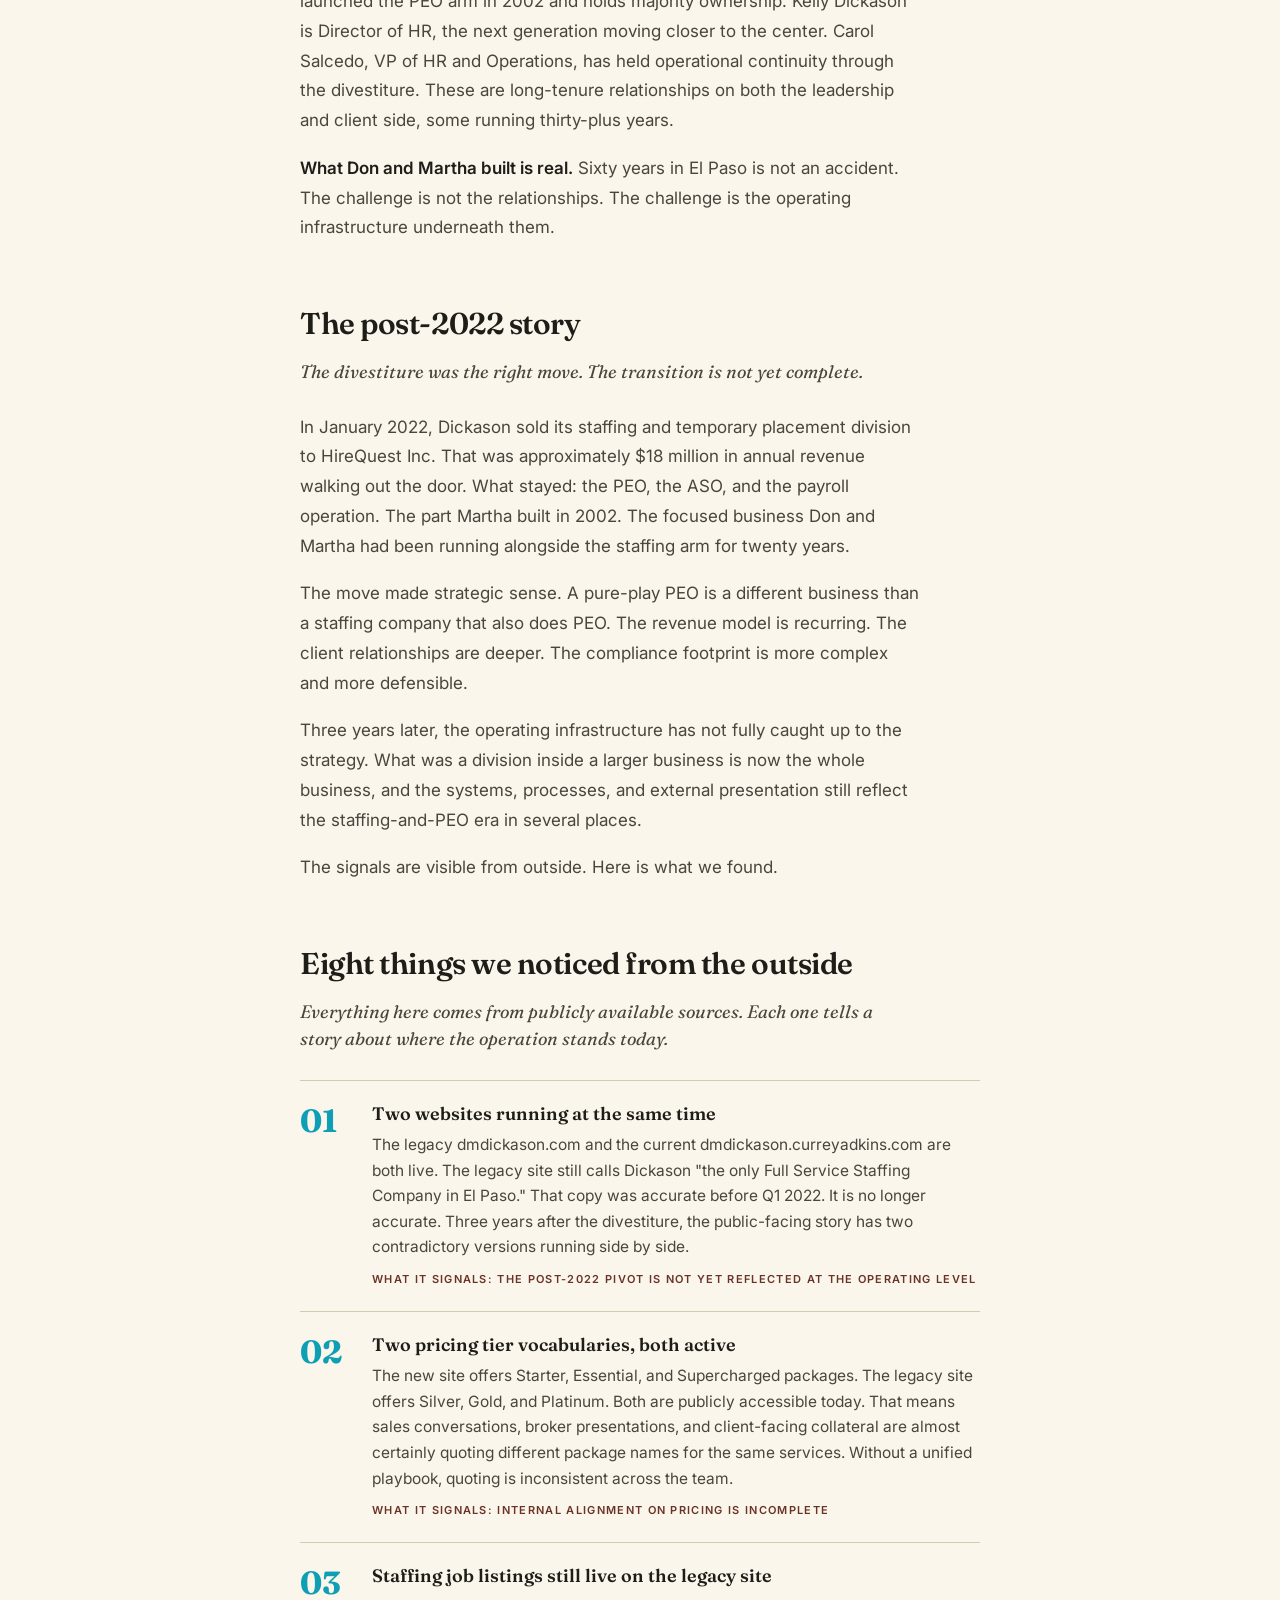
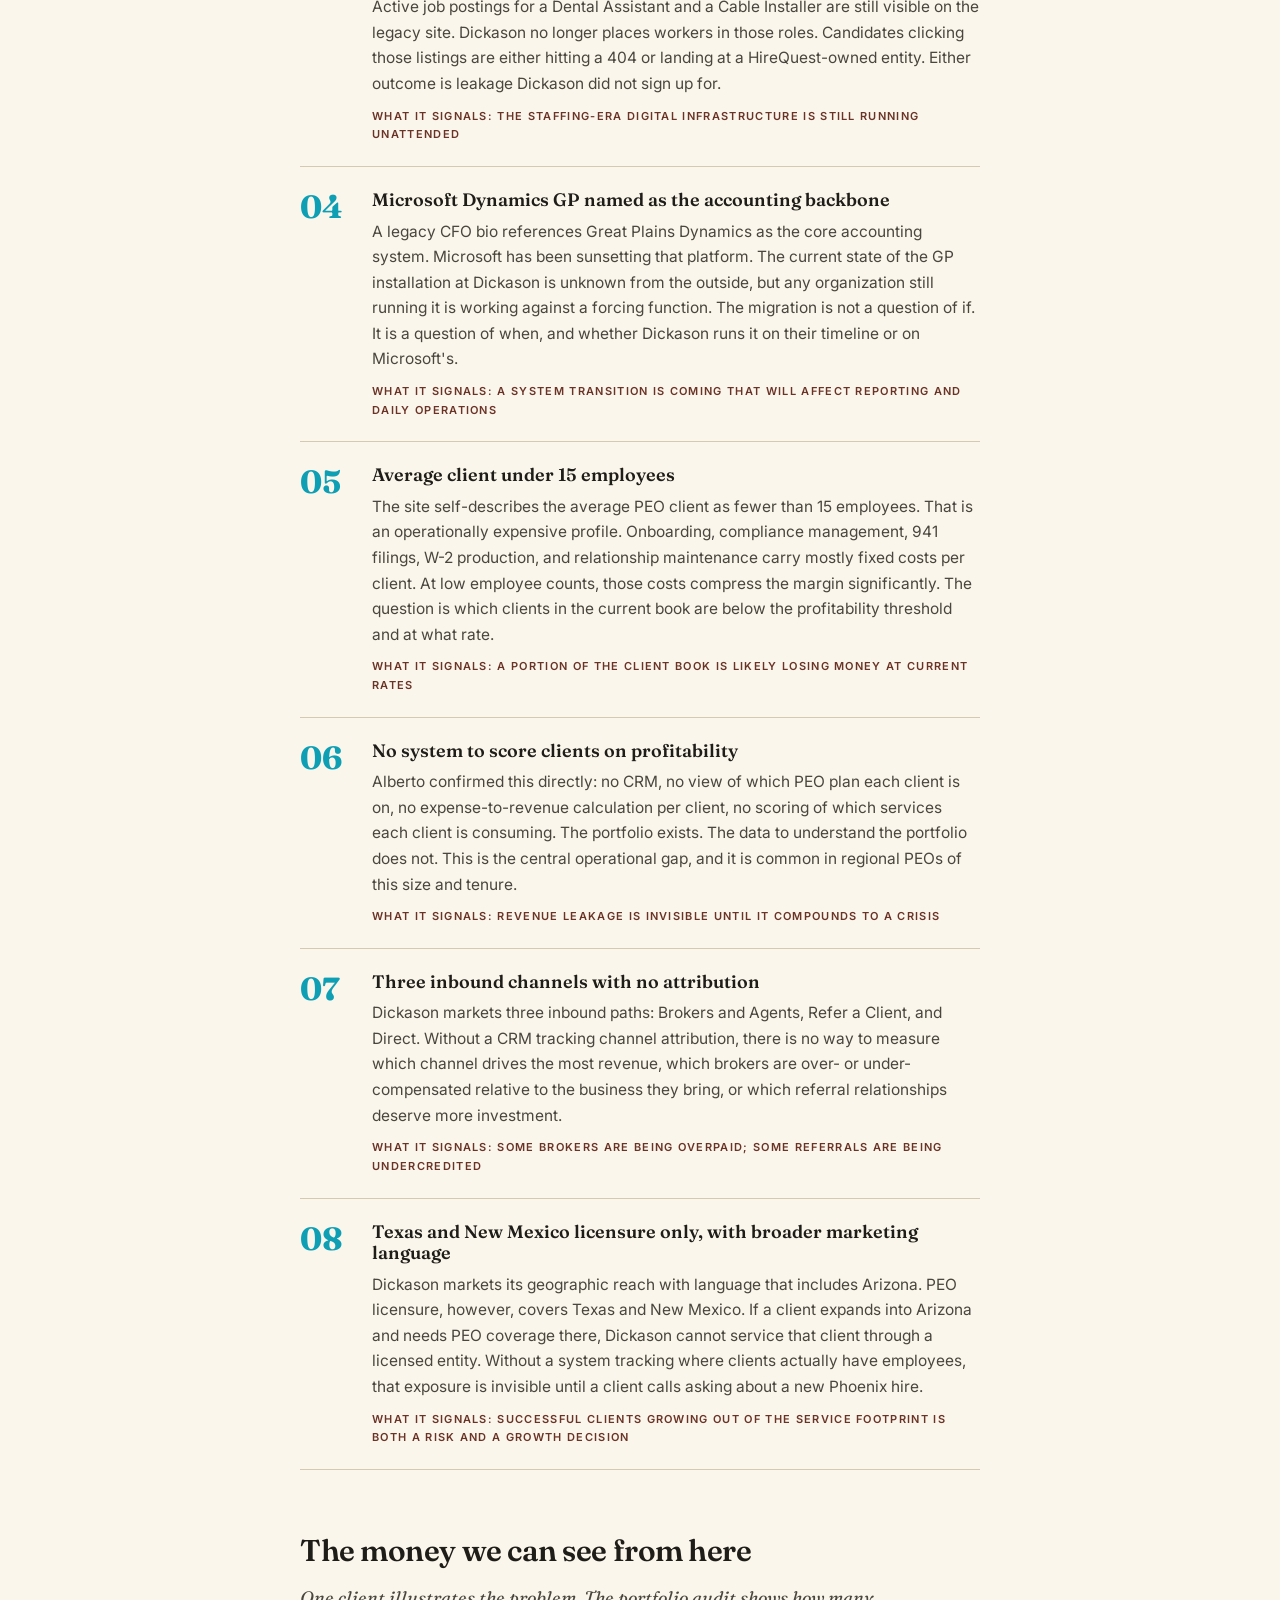
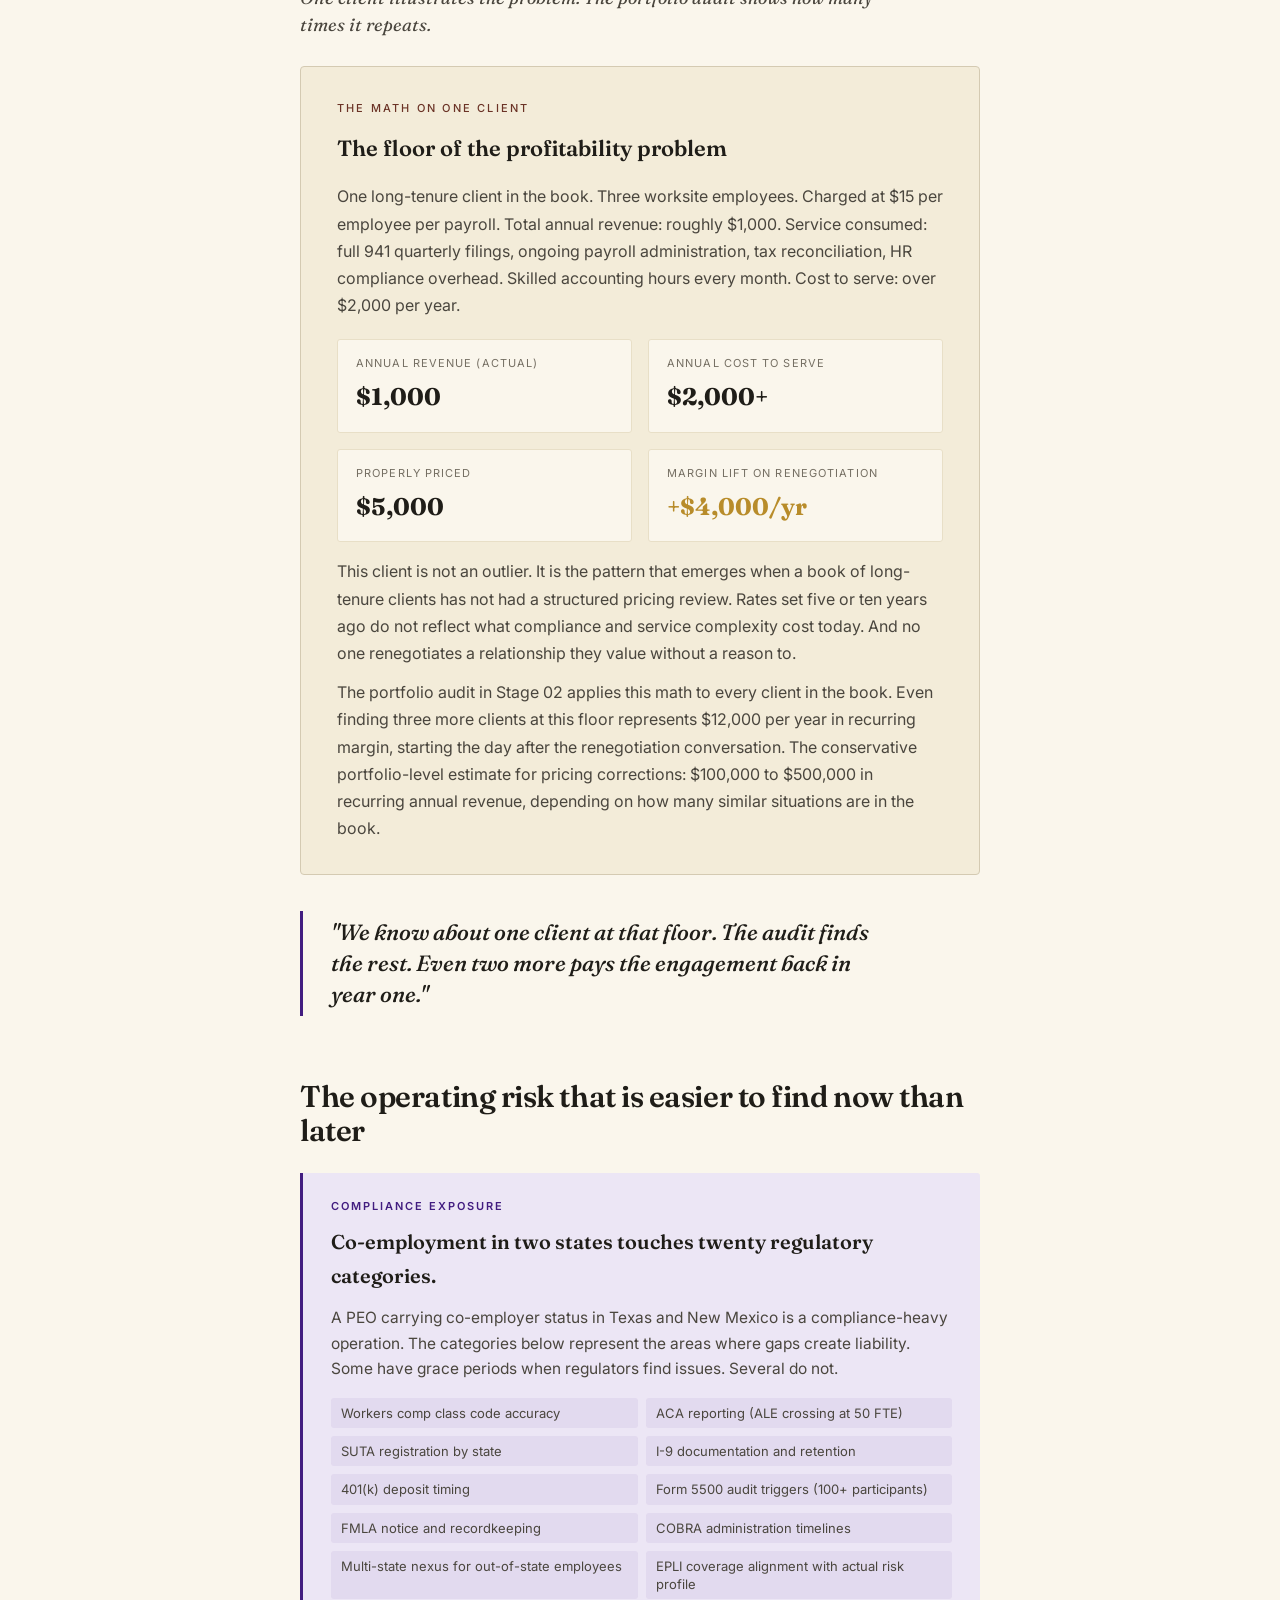
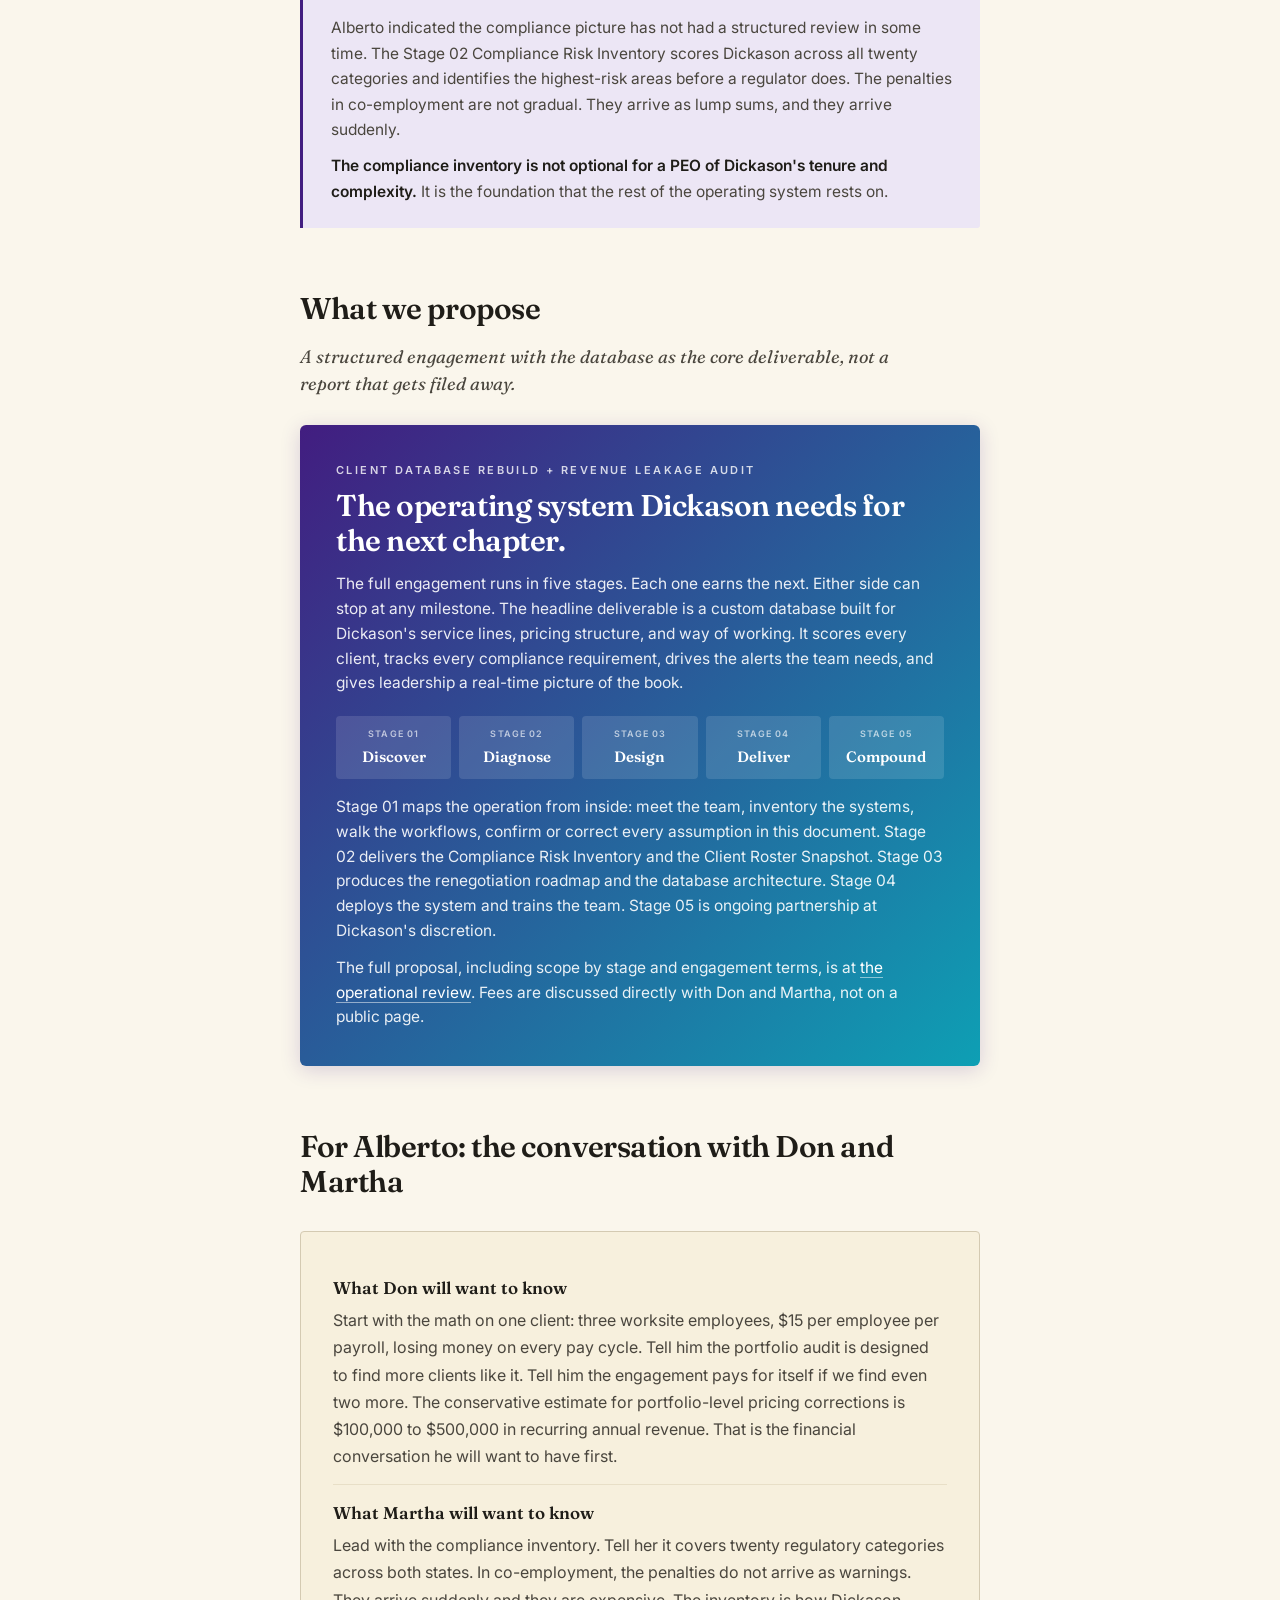
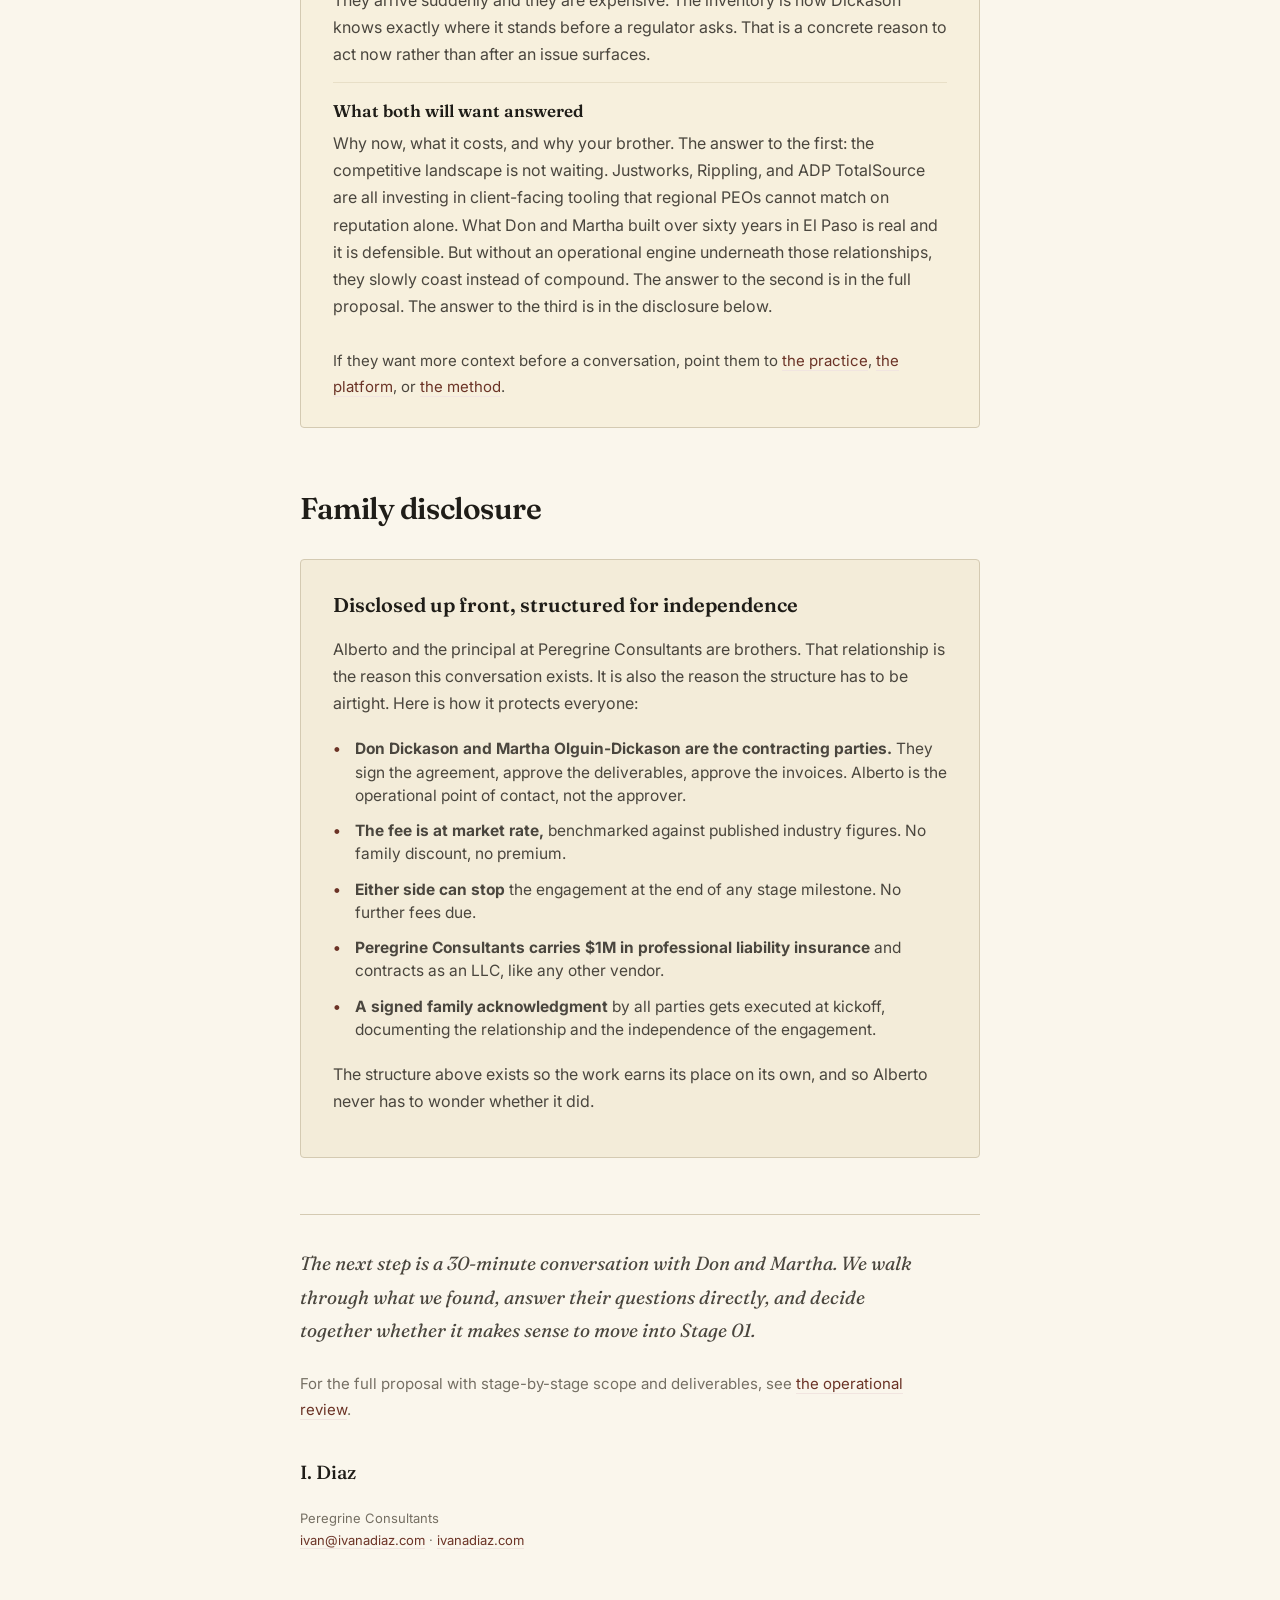
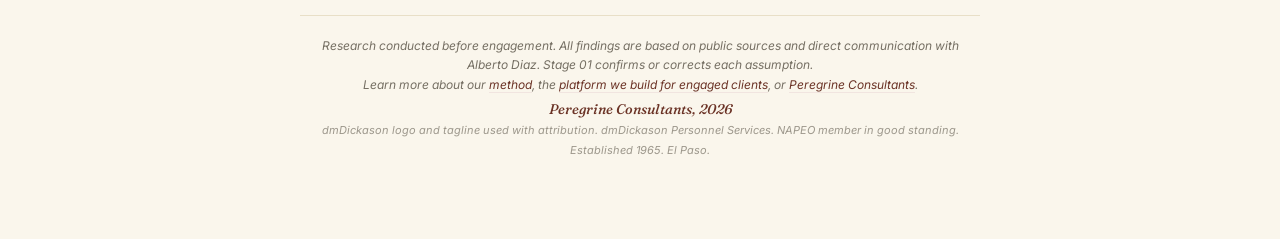
<file: dmdickason2/index.html>
<!DOCTYPE html>
<html lang="en">
<head>
<script defer src="/config/plausible.js"></script>


<meta charset="UTF-8">
<meta name="viewport" content="width=device-width, initial-scale=1.0">
<link rel="icon" type="image/png" href="/favicon.png">
<link rel="apple-touch-icon" href="/preview-card.png">
<meta name="theme-color" content="#343A40">
<meta name="robots" content="noindex, nofollow">
<meta name="googlebot" content="noindex, nofollow">
<title>Research Brief | dmDickason Personnel Services | Peregrine Consultants</title>
<link rel="preconnect" href="https://fonts.googleapis.com">
<link rel="preconnect" href="https://fonts.gstatic.com" crossorigin>
<link href="https://fonts.googleapis.com/css2?family=Fraunces:opsz,wght@9..144,400;9..144,500;9..144,600;9..144,700;9..144,900&family=Inter:wght@400;500;600;700&display=swap" rel="stylesheet">
<style>
  :root {
    --ink: #1f1d18;
    --ink-light: #4a463e;
    --ink-soft: #756f63;
    --paper: #faf6ec;
    --paper-deep: #f3ecd9;
    --paper-warm: #f7f0dd;
    --accent: #6b3326;
    --accent-soft: #f1e5e0;
    --line: #d4cab2;
    --line-soft: #e8dfc7;
    --gold: #b88c2a;
    --dickason-cyan: #0E9FB4;
    --dickason-cyan-light: #5ec3d2;
    --dickason-cyan-soft: #e6f5f8;
    --dickason-purple: #421D80;
    --dickason-purple-light: #6e4ba8;
    --dickason-purple-soft: #ece6f5;
  }
  * { box-sizing: border-box; margin: 0; padding: 0; }
  html { scroll-behavior: smooth; }
  body {
    font-family: 'Inter', -apple-system, sans-serif;
    color: var(--ink);
    background: var(--paper);
    line-height: 1.7;
    font-size: 17px;
    -webkit-font-smoothing: antialiased;
    text-rendering: optimizeLegibility;
  }
  .container { max-width: 760px; margin: 0 auto; padding: 64px 40px 80px; }
  @media (max-width: 640px) { .container { padding: 40px 22px 60px; } }

  /* Partnership header */
  .partnership-header {
    border-bottom: 2px solid var(--dickason-cyan);
    padding-bottom: 24px;
    margin-bottom: 56px;
  }
  .ph-row {
    display: flex;
    justify-content: space-between;
    align-items: center;
    gap: 32px;
    flex-wrap: wrap;
  }
  .ph-peregrine {
    font-family: 'Fraunces', serif;
    font-style: italic;
    font-size: 19px;
    font-weight: 600;
    color: var(--accent);
    letter-spacing: -0.01em;
  }
  .ph-x {
    font-family: 'Fraunces', serif;
    font-size: 22px;
    color: var(--ink-soft);
    font-weight: 300;
    margin: 0 8px;
  }
  .ph-dickason {
    max-height: 56px;
    width: auto;
  }
  .ph-meta {
    font-family: 'Inter', sans-serif;
    font-size: 11px;
    text-transform: uppercase;
    letter-spacing: 0.16em;
    color: var(--ink-soft);
    font-weight: 500;
    text-align: right;
  }
  .ph-meta-confidential { color: var(--accent); }

  /* Masthead */
  .masthead { margin-bottom: 56px; }
  .kicker {
    font-family: 'Inter', sans-serif;
    font-size: 12px;
    text-transform: uppercase;
    letter-spacing: 0.22em;
    color: var(--dickason-cyan);
    font-weight: 600;
    margin-bottom: 20px;
  }
  h1 {
    font-family: 'Fraunces', serif;
    font-weight: 600;
    font-size: clamp(36px, 5.5vw, 54px);
    line-height: 1.05;
    letter-spacing: -0.025em;
    color: var(--ink);
    margin-bottom: 20px;
  }
  .deck {
    font-family: 'Fraunces', serif;
    font-weight: 400;
    font-style: italic;
    font-size: clamp(18px, 2.2vw, 22px);
    line-height: 1.4;
    color: var(--ink-light);
    max-width: 600px;
  }
  .from-line {
    font-family: 'Inter', sans-serif;
    font-size: 13px;
    color: var(--ink-soft);
    margin-top: 32px;
    padding-top: 20px;
    border-top: 1px solid var(--line);
    letter-spacing: 0.02em;
    line-height: 1.7;
  }
  .from-line strong { color: var(--ink); font-weight: 600; }

  /* Section structure */
  section { margin-top: 64px; }
  h2 {
    font-family: 'Fraunces', serif;
    font-weight: 600;
    font-size: clamp(24px, 2.8vw, 30px);
    line-height: 1.15;
    letter-spacing: -0.015em;
    color: var(--ink);
    margin-bottom: 16px;
  }
  .lede {
    font-family: 'Fraunces', serif;
    font-style: italic;
    font-size: 18px;
    color: var(--ink-light);
    line-height: 1.5;
    margin-bottom: 28px;
    max-width: 600px;
  }
  p {
    font-size: 17px;
    line-height: 1.75;
    margin-bottom: 18px;
    color: var(--ink-light);
    max-width: 620px;
  }
  p strong { color: var(--ink); font-weight: 600; }

  .opener::first-letter {
    font-family: 'Fraunces', serif;
    font-size: 64px;
    font-weight: 700;
    line-height: 0.9;
    float: left;
    margin: 8px 12px -4px 0;
    color: var(--dickason-cyan);
  }

  /* Research note */
  .research-note {
    background: var(--paper-warm);
    border-left: 3px solid var(--gold);
    padding: 18px 24px;
    margin: 28px 0;
    border-radius: 0 3px 3px 0;
  }
  .research-note p {
    font-size: 15px;
    line-height: 1.6;
    color: var(--ink);
    margin: 0;
    max-width: none;
  }
  .research-note strong { color: var(--gold); }

  /* Company fact grid */
  .fact-grid {
    display: grid;
    grid-template-columns: repeat(3, 1fr);
    gap: 12px;
    margin: 24px 0 32px;
  }
  @media (max-width: 580px) { .fact-grid { grid-template-columns: 1fr 1fr; } }
  .fact {
    background: var(--paper-deep);
    border: 1px solid var(--line);
    border-radius: 4px;
    padding: 14px 16px;
  }
  .fact-label {
    font-family: 'Inter', sans-serif;
    font-size: 10px;
    text-transform: uppercase;
    letter-spacing: 0.14em;
    color: var(--ink-soft);
    font-weight: 600;
    margin-bottom: 4px;
  }
  .fact-value {
    font-family: 'Fraunces', serif;
    font-size: 15px;
    font-weight: 600;
    color: var(--ink);
    line-height: 1.3;
  }
  .fact-value.cyan { color: var(--dickason-cyan); }

  /* Observations */
  .observation {
    padding: 22px 0;
    border-top: 1px solid var(--line);
    display: grid;
    grid-template-columns: 52px 1fr;
    gap: 20px;
    align-items: start;
  }
  .observation:last-child { border-bottom: 1px solid var(--line); }
  .obs-num {
    font-family: 'Fraunces', serif;
    font-weight: 700;
    font-size: 32px;
    line-height: 1;
    color: var(--dickason-cyan);
    padding-top: 2px;
  }
  .obs-title {
    font-family: 'Fraunces', serif;
    font-weight: 600;
    font-size: 18px;
    line-height: 1.2;
    color: var(--ink);
    margin-bottom: 8px;
  }
  .obs-body {
    font-size: 15.5px;
    color: var(--ink-light);
    line-height: 1.65;
    margin: 0;
    max-width: none;
  }
  .obs-signal {
    font-family: 'Inter', sans-serif;
    font-size: 11px;
    text-transform: uppercase;
    letter-spacing: 0.12em;
    color: var(--accent);
    font-weight: 600;
    margin-top: 10px;
    display: block;
  }

  /* Math card */
  .math-card {
    background: var(--paper-deep);
    border: 1px solid var(--line);
    border-radius: 4px;
    padding: 32px 36px;
    margin: 28px 0;
  }
  .math-card-eyebrow {
    font-family: 'Inter', sans-serif;
    font-size: 11px;
    text-transform: uppercase;
    letter-spacing: 0.2em;
    color: var(--accent);
    font-weight: 500;
    margin-bottom: 12px;
  }
  .math-card h3 {
    font-family: 'Fraunces', serif;
    font-weight: 600;
    font-size: 22px;
    margin-bottom: 16px;
    color: var(--ink);
  }
  .math-card p {
    font-size: 16px;
    line-height: 1.7;
    margin-bottom: 12px;
    max-width: none;
  }
  .math-numbers {
    display: grid;
    grid-template-columns: 1fr 1fr;
    gap: 16px;
    margin: 20px 0 16px;
  }
  @media (max-width: 540px) { .math-numbers { grid-template-columns: 1fr; } }
  .math-num {
    background: var(--paper);
    padding: 14px 18px;
    border-radius: 3px;
    border: 1px solid var(--line-soft);
  }
  .math-num-label {
    font-family: 'Inter', sans-serif;
    font-size: 11px;
    color: var(--ink-soft);
    margin-bottom: 4px;
    text-transform: uppercase;
    letter-spacing: 0.1em;
  }
  .math-num-value {
    font-family: 'Fraunces', serif;
    font-size: 24px;
    font-weight: 700;
    color: var(--ink);
  }
  .math-num-value.gold { color: var(--gold); }

  /* Pull quote */
  .pull {
    font-family: 'Fraunces', serif;
    font-weight: 500;
    font-size: 22px;
    line-height: 1.4;
    color: var(--ink);
    border-left: 3px solid var(--dickason-purple);
    padding: 6px 0 6px 28px;
    margin: 36px 0;
    font-style: italic;
    max-width: 580px;
  }

  /* Risk block */
  .risk-block {
    background: var(--dickason-purple-soft);
    border-left: 3px solid var(--dickason-purple);
    padding: 24px 28px;
    margin: 24px 0;
    border-radius: 0 3px 3px 0;
  }
  .risk-block-eyebrow {
    font-family: 'Inter', sans-serif;
    font-size: 11px;
    text-transform: uppercase;
    letter-spacing: 0.18em;
    color: var(--dickason-purple);
    font-weight: 600;
    margin-bottom: 10px;
  }
  .risk-block h3 {
    font-family: 'Fraunces', serif;
    font-weight: 600;
    font-size: 20px;
    margin-bottom: 12px;
    color: var(--ink);
  }
  .risk-block p {
    font-size: 15.5px;
    line-height: 1.65;
    color: var(--ink-light);
    margin-bottom: 10px;
    max-width: none;
  }
  .risk-block p:last-child { margin-bottom: 0; }
  .risk-block strong { color: var(--ink); }
  .risk-cats {
    display: grid;
    grid-template-columns: 1fr 1fr;
    gap: 8px;
    margin: 16px 0;
  }
  @media (max-width: 520px) { .risk-cats { grid-template-columns: 1fr; } }
  .risk-cat {
    font-family: 'Inter', sans-serif;
    font-size: 13px;
    color: var(--ink-light);
    padding: 6px 10px;
    background: rgba(66, 29, 128, 0.06);
    border-radius: 3px;
    line-height: 1.4;
  }

  /* Engagement bar */
  .engagement-bar {
    background: linear-gradient(135deg, var(--dickason-purple) 0%, var(--dickason-cyan) 100%);
    color: white;
    padding: 36px 36px;
    border-radius: 6px;
    margin: 28px 0;
    box-shadow: 0 4px 20px rgba(66, 29, 128, 0.18);
  }
  .engagement-bar-eyebrow {
    font-family: 'Inter', sans-serif;
    font-size: 11px;
    text-transform: uppercase;
    letter-spacing: 0.22em;
    color: rgba(255, 255, 255, 0.8);
    font-weight: 600;
    margin-bottom: 10px;
  }
  .engagement-bar h3 {
    font-family: 'Fraunces', serif;
    font-weight: 600;
    font-size: clamp(22px, 3vw, 30px);
    line-height: 1.15;
    letter-spacing: -0.015em;
    margin-bottom: 14px;
    color: white;
  }
  .engagement-bar p {
    color: rgba(255, 255, 255, 0.9);
    font-size: 15.5px;
    line-height: 1.6;
    margin-bottom: 12px;
    max-width: none;
  }
  .engagement-bar p:last-child { margin-bottom: 0; }
  .engagement-bar strong { color: white; font-weight: 600; }
  .engagement-bar a {
    color: white;
    border-bottom: 1px solid rgba(255, 255, 255, 0.5);
    text-decoration: none;
  }
  .engagement-bar a:hover { border-bottom-color: white; }
  .stages-brief {
    display: grid;
    grid-template-columns: repeat(5, 1fr);
    gap: 8px;
    margin: 20px 0 16px;
  }
  @media (max-width: 600px) { .stages-brief { grid-template-columns: 1fr 1fr 1fr; } }
  .stage-pill {
    background: rgba(255, 255, 255, 0.12);
    padding: 10px 12px;
    border-radius: 4px;
    text-align: center;
  }
  .stage-pill-label {
    font-family: 'Inter', sans-serif;
    font-size: 9px;
    text-transform: uppercase;
    letter-spacing: 0.12em;
    color: rgba(255, 255, 255, 0.65);
    font-weight: 600;
    display: block;
    margin-bottom: 2px;
  }
  .stage-pill-name {
    font-family: 'Fraunces', serif;
    font-size: 15px;
    color: white;
    font-weight: 600;
  }

  /* Champion */
  .champion {
    background: var(--paper-warm);
    border: 1px solid var(--line);
    border-radius: 4px;
    padding: 28px 32px;
    margin: 32px 0;
  }
  .champion h3 {
    font-family: 'Fraunces', serif;
    font-weight: 600;
    font-size: 20px;
    margin-bottom: 14px;
    color: var(--ink);
  }
  .champion p {
    font-size: 16px;
    line-height: 1.7;
    color: var(--ink-light);
    margin-bottom: 14px;
    max-width: none;
  }
  .champion p:last-child { margin-bottom: 0; }
  .champion strong { color: var(--ink); }
  .champion-person {
    padding: 14px 0;
    border-top: 1px solid var(--line-soft);
  }
  .champion-person:first-of-type { border-top: none; }
  .champion-person-name {
    font-family: 'Fraunces', serif;
    font-weight: 600;
    font-size: 17px;
    color: var(--ink);
    margin-bottom: 4px;
  }

  /* Family disclosure */
  .family {
    background: var(--paper-deep);
    border: 1px solid var(--line);
    border-radius: 4px;
    padding: 28px 32px;
    margin: 32px 0;
  }
  .family h3 {
    font-family: 'Fraunces', serif;
    font-weight: 600;
    font-size: 20px;
    margin-bottom: 14px;
    color: var(--ink);
  }
  .family p {
    font-size: 16px;
    line-height: 1.7;
    color: var(--ink-light);
    margin-bottom: 14px;
    max-width: none;
  }
  .family ul {
    list-style: none;
    padding: 0;
    margin-top: 12px;
  }
  .family li {
    font-size: 15.5px;
    color: var(--ink-light);
    padding: 6px 0 6px 22px;
    position: relative;
    line-height: 1.5;
  }
  .family li::before {
    content: "\2022";
    position: absolute;
    left: 0;
    top: 6px;
    color: var(--accent);
    font-weight: 600;
  }

  /* Closing */
  .closing { margin-top: 56px; padding-top: 32px; border-top: 1px solid var(--line); }
  .closing-line {
    font-family: 'Fraunces', serif;
    font-style: italic;
    font-size: 19px;
    color: var(--ink-light);
    margin-bottom: 24px;
  }
  .closing-name {
    font-family: 'Fraunces', serif;
    font-size: 19px;
    color: var(--ink);
    font-weight: 500;
  }
  .closing-meta {
    font-size: 13px;
    color: var(--ink-soft);
    margin-top: 6px;
    line-height: 1.7;
  }
  .closing-meta a {
    color: var(--accent);
    text-decoration: none;
    border-bottom: 1px solid var(--accent-soft);
  }
  .closing-meta a:hover { border-bottom-color: var(--accent); }

  /* Footer */
  .doc-footer {
    margin-top: 64px;
    font-size: 12px;
    color: var(--ink-soft);
    text-align: center;
    font-style: italic;
    border-top: 1px solid var(--line-soft);
    padding-top: 20px;
    line-height: 1.6;
  }
  .doc-footer .peregrine {
    font-family: 'Fraunces', serif;
    font-style: italic;
    font-size: 14px;
    color: var(--accent);
    font-weight: 500;
    margin-top: 4px;
    display: inline-block;
  }
  .doc-footer a {
    color: var(--accent);
    text-decoration: none;
    border-bottom: 1px solid var(--accent-soft);
  }

  /* Responsive */
  @media (max-width: 640px) {
    .observation { grid-template-columns: 40px 1fr; gap: 14px; }
    .obs-num { font-size: 26px; }
    .math-card { padding: 22px 20px; }
    .risk-block { padding: 20px 22px; }
    .engagement-bar { padding: 28px 24px; }
    .champion { padding: 22px 20px; }
    .family { padding: 22px 20px; }
    .pull { font-size: 19px; padding-left: 20px; }
  }
</style>
</head>
<body>

<div class="container">

  <!-- Partnership header -->
  <header class="partnership-header">
    <div class="ph-row">
      <div style="display: flex; align-items: center; gap: 20px;">
        <span class="ph-peregrine">Peregrine Consultants</span>
        <span class="ph-x">&times;</span>
        <img src="dickason-logo.png" alt="dmDickason Personnel Services" class="ph-dickason">
      </div>
      <div class="ph-meta">
        <div class="ph-meta-confidential">Confidential</div>
        <div>Research Brief</div>
      </div>
    </div>
  </header>

  <!-- Masthead -->
  <header class="masthead">
    <div class="kicker">Prospect Intelligence Brief</div>
    <h1>What we found about Dickason before walking in the door</h1>
    <p class="deck">Pre-engagement research on dmDickason Personnel Services and the operating gaps left by the 2022 staffing divestiture.</p>
    <div class="from-line">
      <strong>From:</strong> I. Diaz, Peregrine Consultants<br>
      <strong>For:</strong> Alberto Diaz, to share with Don Dickason and Martha Olguin-Dickason as context for a first conversation
    </div>
  </header>

  <!-- What we already know -->
  <section>
    <h2>What we already know</h2>
    <p class="opener">Alberto, before we have had a single meeting at 4900 North Mesa, Peregrine has done its homework. What follows is a research-backed picture of Dickason as it stands today: the sixty-year story, the 2022 pivot, the operational signals visible from the outside, and the money we can already see sitting on the table.</p>
    <p>This is not a pitch built on assumptions. Every observation here is grounded in public sources and what you shared directly. Stage 01 of the engagement will confirm or correct each one. The picture below is where we start, not where we guess.</p>

    <div class="research-note">
      <p><strong>How to read this document:</strong> These findings represent research completed before any internal access. Some of what follows will resonate immediately. Some of it may need correction. That is the point of bringing it to you first. This document exists so Don and Martha can see the depth of preparation before the first conversation happens.</p>
    </div>

    <div class="fact-grid">
      <div class="fact">
        <div class="fact-label">Founded</div>
        <div class="fact-value">1965. Snelling franchise. El Paso.</div>
      </div>
      <div class="fact">
        <div class="fact-label">Operating brand</div>
        <div class="fact-value">dmDickasonHR</div>
      </div>
      <div class="fact">
        <div class="fact-label">Headquarters</div>
        <div class="fact-value">4900 N Mesa St, West El Paso</div>
      </div>
      <div class="fact">
        <div class="fact-label">PEO licensure</div>
        <div class="fact-value cyan">Texas + New Mexico</div>
      </div>
      <div class="fact">
        <div class="fact-label">Industry body</div>
        <div class="fact-value">NAPEO member, good standing</div>
      </div>
      <div class="fact">
        <div class="fact-label">Certification</div>
        <div class="fact-value">HUB Minority/Hispanic Woman-Owned</div>
      </div>
      <div class="fact">
        <div class="fact-label">PEO division launched</div>
        <div class="fact-value">2002, by Martha</div>
      </div>
      <div class="fact">
        <div class="fact-label">Staffing division sold</div>
        <div class="fact-value">Q1 2022 to HireQuest (~$18M revenue)</div>
      </div>
      <div class="fact">
        <div class="fact-label">Average PEO client</div>
        <div class="fact-value">Fewer than 15 employees</div>
      </div>
    </div>

    <p>The leadership team is three generations of operational knowledge. Don Dickason built the staffing franchise starting in 1984. Martha Olguin-Dickason launched the PEO arm in 2002 and holds majority ownership. Kelly Dickason is Director of HR, the next generation moving closer to the center. Carol Salcedo, VP of HR and Operations, has held operational continuity through the divestiture. These are long-tenure relationships on both the leadership and client side, some running thirty-plus years.</p>
    <p><strong>What Don and Martha built is real.</strong> Sixty years in El Paso is not an accident. The challenge is not the relationships. The challenge is the operating infrastructure underneath them.</p>
  </section>

  <!-- The post-2022 story -->
  <section>
    <h2>The post-2022 story</h2>
    <p class="lede">The divestiture was the right move. The transition is not yet complete.</p>

    <p>In January 2022, Dickason sold its staffing and temporary placement division to HireQuest Inc. That was approximately $18 million in annual revenue walking out the door. What stayed: the PEO, the ASO, and the payroll operation. The part Martha built in 2002. The focused business Don and Martha had been running alongside the staffing arm for twenty years.</p>
    <p>The move made strategic sense. A pure-play PEO is a different business than a staffing company that also does PEO. The revenue model is recurring. The client relationships are deeper. The compliance footprint is more complex and more defensible.</p>
    <p>Three years later, the operating infrastructure has not fully caught up to the strategy. What was a division inside a larger business is now the whole business, and the systems, processes, and external presentation still reflect the staffing-and-PEO era in several places.</p>
    <p>The signals are visible from outside. Here is what we found.</p>
  </section>

  <!-- Eight observations -->
  <section>
    <h2>Eight things we noticed from the outside</h2>
    <p class="lede">Everything here comes from publicly available sources. Each one tells a story about where the operation stands today.</p>

    <div class="observation">
      <div class="obs-num">01</div>
      <div>
        <div class="obs-title">Two websites running at the same time</div>
        <p class="obs-body">The legacy dmdickason.com and the current dmdickason.curreyadkins.com are both live. The legacy site still calls Dickason "the only Full Service Staffing Company in El Paso." That copy was accurate before Q1 2022. It is no longer accurate. Three years after the divestiture, the public-facing story has two contradictory versions running side by side.</p>
        <span class="obs-signal">What it signals: the post-2022 pivot is not yet reflected at the operating level</span>
      </div>
    </div>

    <div class="observation">
      <div class="obs-num">02</div>
      <div>
        <div class="obs-title">Two pricing tier vocabularies, both active</div>
        <p class="obs-body">The new site offers Starter, Essential, and Supercharged packages. The legacy site offers Silver, Gold, and Platinum. Both are publicly accessible today. That means sales conversations, broker presentations, and client-facing collateral are almost certainly quoting different package names for the same services. Without a unified playbook, quoting is inconsistent across the team.</p>
        <span class="obs-signal">What it signals: internal alignment on pricing is incomplete</span>
      </div>
    </div>

    <div class="observation">
      <div class="obs-num">03</div>
      <div>
        <div class="obs-title">Staffing job listings still live on the legacy site</div>
        <p class="obs-body">Active job postings for a Dental Assistant and a Cable Installer are still visible on the legacy site. Dickason no longer places workers in those roles. Candidates clicking those listings are either hitting a 404 or landing at a HireQuest-owned entity. Either outcome is leakage Dickason did not sign up for.</p>
        <span class="obs-signal">What it signals: the staffing-era digital infrastructure is still running unattended</span>
      </div>
    </div>

    <div class="observation">
      <div class="obs-num">04</div>
      <div>
        <div class="obs-title">Microsoft Dynamics GP named as the accounting backbone</div>
        <p class="obs-body">A legacy CFO bio references Great Plains Dynamics as the core accounting system. Microsoft has been sunsetting that platform. The current state of the GP installation at Dickason is unknown from the outside, but any organization still running it is working against a forcing function. The migration is not a question of if. It is a question of when, and whether Dickason runs it on their timeline or on Microsoft's.</p>
        <span class="obs-signal">What it signals: a system transition is coming that will affect reporting and daily operations</span>
      </div>
    </div>

    <div class="observation">
      <div class="obs-num">05</div>
      <div>
        <div class="obs-title">Average client under 15 employees</div>
        <p class="obs-body">The site self-describes the average PEO client as fewer than 15 employees. That is an operationally expensive profile. Onboarding, compliance management, 941 filings, W-2 production, and relationship maintenance carry mostly fixed costs per client. At low employee counts, those costs compress the margin significantly. The question is which clients in the current book are below the profitability threshold and at what rate.</p>
        <span class="obs-signal">What it signals: a portion of the client book is likely losing money at current rates</span>
      </div>
    </div>

    <div class="observation">
      <div class="obs-num">06</div>
      <div>
        <div class="obs-title">No system to score clients on profitability</div>
        <p class="obs-body">Alberto confirmed this directly: no CRM, no view of which PEO plan each client is on, no expense-to-revenue calculation per client, no scoring of which services each client is consuming. The portfolio exists. The data to understand the portfolio does not. This is the central operational gap, and it is common in regional PEOs of this size and tenure.</p>
        <span class="obs-signal">What it signals: revenue leakage is invisible until it compounds to a crisis</span>
      </div>
    </div>

    <div class="observation">
      <div class="obs-num">07</div>
      <div>
        <div class="obs-title">Three inbound channels with no attribution</div>
        <p class="obs-body">Dickason markets three inbound paths: Brokers and Agents, Refer a Client, and Direct. Without a CRM tracking channel attribution, there is no way to measure which channel drives the most revenue, which brokers are over- or under-compensated relative to the business they bring, or which referral relationships deserve more investment.</p>
        <span class="obs-signal">What it signals: some brokers are being overpaid; some referrals are being undercredited</span>
      </div>
    </div>

    <div class="observation">
      <div class="obs-num">08</div>
      <div>
        <div class="obs-title">Texas and New Mexico licensure only, with broader marketing language</div>
        <p class="obs-body">Dickason markets its geographic reach with language that includes Arizona. PEO licensure, however, covers Texas and New Mexico. If a client expands into Arizona and needs PEO coverage there, Dickason cannot service that client through a licensed entity. Without a system tracking where clients actually have employees, that exposure is invisible until a client calls asking about a new Phoenix hire.</p>
        <span class="obs-signal">What it signals: successful clients growing out of the service footprint is both a risk and a growth decision</span>
      </div>
    </div>
  </section>

  <!-- The money -->
  <section>
    <h2>The money we can see from here</h2>
    <p class="lede">One client illustrates the problem. The portfolio audit shows how many times it repeats.</p>

    <div class="math-card">
      <div class="math-card-eyebrow">The math on one client</div>
      <h3>The floor of the profitability problem</h3>
      <p>One long-tenure client in the book. Three worksite employees. Charged at $15 per employee per payroll. Total annual revenue: roughly $1,000. Service consumed: full 941 quarterly filings, ongoing payroll administration, tax reconciliation, HR compliance overhead. Skilled accounting hours every month. Cost to serve: over $2,000 per year.</p>

      <div class="math-numbers">
        <div class="math-num">
          <div class="math-num-label">Annual revenue (actual)</div>
          <div class="math-num-value">$1,000</div>
        </div>
        <div class="math-num">
          <div class="math-num-label">Annual cost to serve</div>
          <div class="math-num-value">$2,000+</div>
        </div>
        <div class="math-num">
          <div class="math-num-label">Properly priced</div>
          <div class="math-num-value">$5,000</div>
        </div>
        <div class="math-num">
          <div class="math-num-label">Margin lift on renegotiation</div>
          <div class="math-num-value gold">+$4,000/yr</div>
        </div>
      </div>

      <p>This client is not an outlier. It is the pattern that emerges when a book of long-tenure clients has not had a structured pricing review. Rates set five or ten years ago do not reflect what compliance and service complexity cost today. And no one renegotiates a relationship they value without a reason to.</p>
      <p style="margin-bottom: 0;">The portfolio audit in Stage 02 applies this math to every client in the book. Even finding three more clients at this floor represents $12,000 per year in recurring margin, starting the day after the renegotiation conversation. The conservative portfolio-level estimate for pricing corrections: $100,000 to $500,000 in recurring annual revenue, depending on how many similar situations are in the book.</p>
    </div>

    <div class="pull">"We know about one client at that floor. The audit finds the rest. Even two more pays the engagement back in year one."</div>
  </section>

  <!-- Operating risk -->
  <section>
    <h2>The operating risk that is easier to find now than later</h2>

    <div class="risk-block">
      <div class="risk-block-eyebrow">Compliance exposure</div>
      <h3>Co-employment in two states touches twenty regulatory categories.</h3>
      <p>A PEO carrying co-employer status in Texas and New Mexico is a compliance-heavy operation. The categories below represent the areas where gaps create liability. Some have grace periods when regulators find issues. Several do not.</p>

      <div class="risk-cats">
        <div class="risk-cat">Workers comp class code accuracy</div>
        <div class="risk-cat">ACA reporting (ALE crossing at 50 FTE)</div>
        <div class="risk-cat">SUTA registration by state</div>
        <div class="risk-cat">I-9 documentation and retention</div>
        <div class="risk-cat">401(k) deposit timing</div>
        <div class="risk-cat">Form 5500 audit triggers (100+ participants)</div>
        <div class="risk-cat">FMLA notice and recordkeeping</div>
        <div class="risk-cat">COBRA administration timelines</div>
        <div class="risk-cat">Multi-state nexus for out-of-state employees</div>
        <div class="risk-cat">EPLI coverage alignment with actual risk profile</div>
      </div>

      <p>Alberto indicated the compliance picture has not had a structured review in some time. The Stage 02 Compliance Risk Inventory scores Dickason across all twenty categories and identifies the highest-risk areas before a regulator does. The penalties in co-employment are not gradual. They arrive as lump sums, and they arrive suddenly.</p>
      <p><strong>The compliance inventory is not optional for a PEO of Dickason's tenure and complexity.</strong> It is the foundation that the rest of the operating system rests on.</p>
    </div>
  </section>

  <!-- What we propose -->
  <section>
    <h2>What we propose</h2>
    <p class="lede">A structured engagement with the database as the core deliverable, not a report that gets filed away.</p>

    <div class="engagement-bar">
      <div class="engagement-bar-eyebrow">Client Database Rebuild + Revenue Leakage Audit</div>
      <h3>The operating system Dickason needs for the next chapter.</h3>
      <p>The full engagement runs in five stages. Each one earns the next. Either side can stop at any milestone. The headline deliverable is a custom database built for Dickason's service lines, pricing structure, and way of working. It scores every client, tracks every compliance requirement, drives the alerts the team needs, and gives leadership a real-time picture of the book.</p>

      <div class="stages-brief">
        <div class="stage-pill">
          <span class="stage-pill-label">Stage 01</span>
          <div class="stage-pill-name">Discover</div>
        </div>
        <div class="stage-pill">
          <span class="stage-pill-label">Stage 02</span>
          <div class="stage-pill-name">Diagnose</div>
        </div>
        <div class="stage-pill">
          <span class="stage-pill-label">Stage 03</span>
          <div class="stage-pill-name">Design</div>
        </div>
        <div class="stage-pill">
          <span class="stage-pill-label">Stage 04</span>
          <div class="stage-pill-name">Deliver</div>
        </div>
        <div class="stage-pill">
          <span class="stage-pill-label">Stage 05</span>
          <div class="stage-pill-name">Compound</div>
        </div>
      </div>

      <p>Stage 01 maps the operation from inside: meet the team, inventory the systems, walk the workflows, confirm or correct every assumption in this document. Stage 02 delivers the Compliance Risk Inventory and the Client Roster Snapshot. Stage 03 produces the renegotiation roadmap and the database architecture. Stage 04 deploys the system and trains the team. Stage 05 is ongoing partnership at Dickason's discretion.</p>
      <p>The full proposal, including scope by stage and engagement terms, is at <a href="/dmdickason">the operational review</a>. Fees are discussed directly with Don and Martha, not on a public page.</p>
    </div>
  </section>

  <!-- For Alberto -->
  <section>
    <h2>For Alberto: the conversation with Don and Martha</h2>

    <div class="champion">
      <div class="champion-person">
        <div class="champion-person-name">What Don will want to know</div>
        <p>Start with the math on one client: three worksite employees, $15 per employee per payroll, losing money on every pay cycle. Tell him the portfolio audit is designed to find more clients like it. Tell him the engagement pays for itself if we find even two more. The conservative estimate for portfolio-level pricing corrections is $100,000 to $500,000 in recurring annual revenue. That is the financial conversation he will want to have first.</p>
      </div>
      <div class="champion-person">
        <div class="champion-person-name">What Martha will want to know</div>
        <p>Lead with the compliance inventory. Tell her it covers twenty regulatory categories across both states. In co-employment, the penalties do not arrive as warnings. They arrive suddenly and they are expensive. The inventory is how Dickason knows exactly where it stands before a regulator asks. That is a concrete reason to act now rather than after an issue surfaces.</p>
      </div>
      <div class="champion-person">
        <div class="champion-person-name">What both will want answered</div>
        <p>Why now, what it costs, and why your brother. The answer to the first: the competitive landscape is not waiting. Justworks, Rippling, and ADP TotalSource are all investing in client-facing tooling that regional PEOs cannot match on reputation alone. What Don and Martha built over sixty years in El Paso is real and it is defensible. But without an operational engine underneath those relationships, they slowly coast instead of compound. The answer to the second is in the full proposal. The answer to the third is in the disclosure below.</p>
      </div>
      <p style="margin-top: 14px; font-size: 15px;">If they want more context before a conversation, point them to <a href="/" style="color: var(--accent); border-bottom: 1px solid var(--accent-soft); text-decoration: none;">the practice</a>, <a href="/pulse" style="color: var(--accent); border-bottom: 1px solid var(--accent-soft); text-decoration: none;">the platform</a>, or <a href="/process" style="color: var(--accent); border-bottom: 1px solid var(--accent-soft); text-decoration: none;">the method</a>.</p>
    </div>
  </section>

  <!-- Family disclosure -->
  <section>
    <h2>Family disclosure</h2>

    <div class="family">
      <h3>Disclosed up front, structured for independence</h3>
      <p>Alberto and the principal at Peregrine Consultants are brothers. That relationship is the reason this conversation exists. It is also the reason the structure has to be airtight. Here is how it protects everyone:</p>
      <ul>
        <li><strong>Don Dickason and Martha Olguin-Dickason are the contracting parties.</strong> They sign the agreement, approve the deliverables, approve the invoices. Alberto is the operational point of contact, not the approver.</li>
        <li><strong>The fee is at market rate,</strong> benchmarked against published industry figures. No family discount, no premium.</li>
        <li><strong>Either side can stop</strong> the engagement at the end of any stage milestone. No further fees due.</li>
        <li><strong>Peregrine Consultants carries $1M in professional liability insurance</strong> and contracts as an LLC, like any other vendor.</li>
        <li><strong>A signed family acknowledgment</strong> by all parties gets executed at kickoff, documenting the relationship and the independence of the engagement.</li>
      </ul>
      <p style="margin-top: 14px;">The structure above exists so the work earns its place on its own, and so Alberto never has to wonder whether it did.</p>
    </div>
  </section>

  <!-- Closing -->
  <section class="closing">
    <p class="closing-line">The next step is a 30-minute conversation with Don and Martha. We walk through what we found, answer their questions directly, and decide together whether it makes sense to move into Stage 01.</p>
    <p style="font-size: 15px; color: var(--ink-soft); margin-top: 6px; margin-bottom: 32px;">For the full proposal with stage-by-stage scope and deliverables, see <a href="/dmdickason" style="color: var(--accent); border-bottom: 1px solid var(--accent-soft); text-decoration: none;">the operational review</a>.</p>
    <p class="closing-name">I. Diaz</p>
    <p class="closing-meta">
      Peregrine Consultants<br>
      <a href="mailto:ivan@ivanadiaz.com">ivan@ivanadiaz.com</a> &middot; <a href="https://ivanadiaz.com">ivanadiaz.com</a>
    </p>
  </section>

  <!-- Footer -->
  <div class="doc-footer">
    Research conducted before engagement. All findings are based on public sources and direct communication with Alberto Diaz. Stage 01 confirms or corrects each assumption.
    <br>Learn more about our <a href="/process">method</a>, the <a href="/pulse">platform we build for engaged clients</a>, or <a href="/">Peregrine Consultants</a>.
    <br><span class="peregrine">Peregrine Consultants, 2026</span>
    <br><span style="font-size: 11px; opacity: 0.7;">dmDickason logo and tagline used with attribution. dmDickason Personnel Services. NAPEO member in good standing. Established 1965. El Paso.</span>
  </div>

</div>

</body>
</html>
</file>
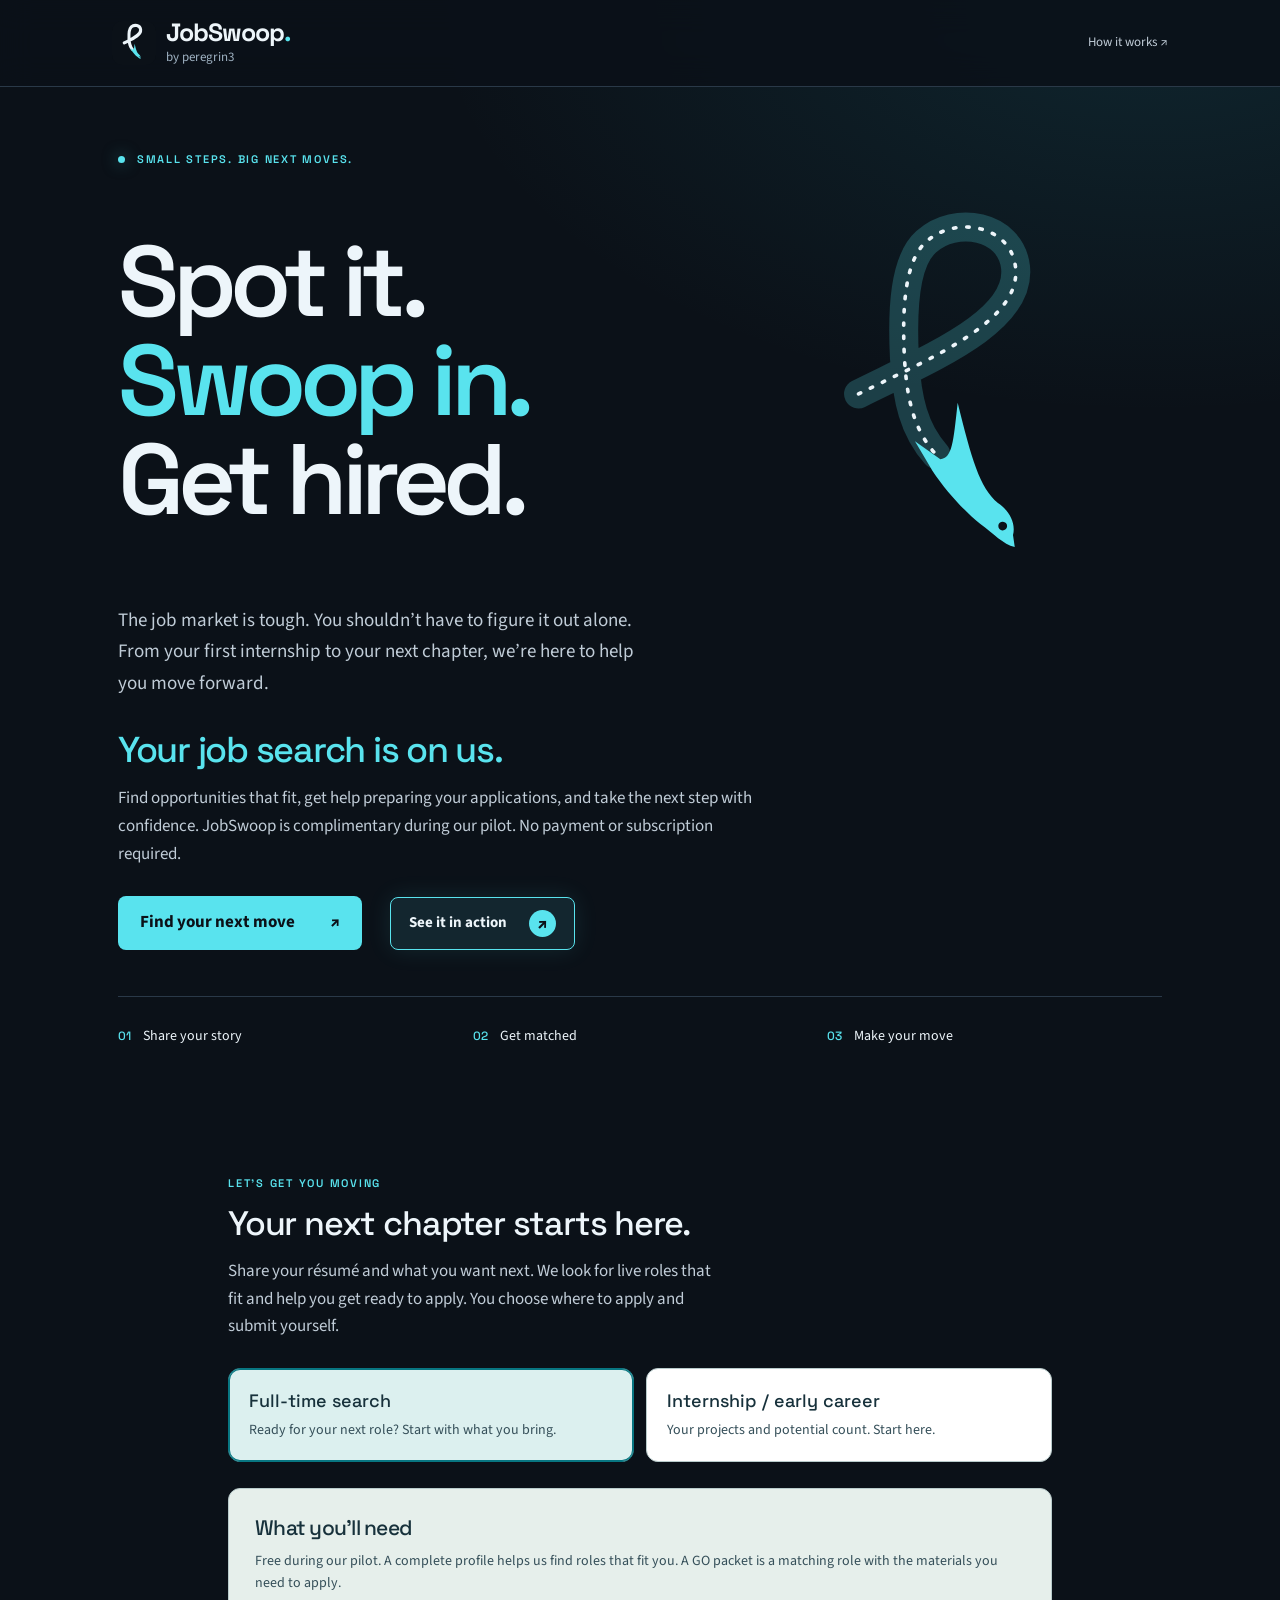
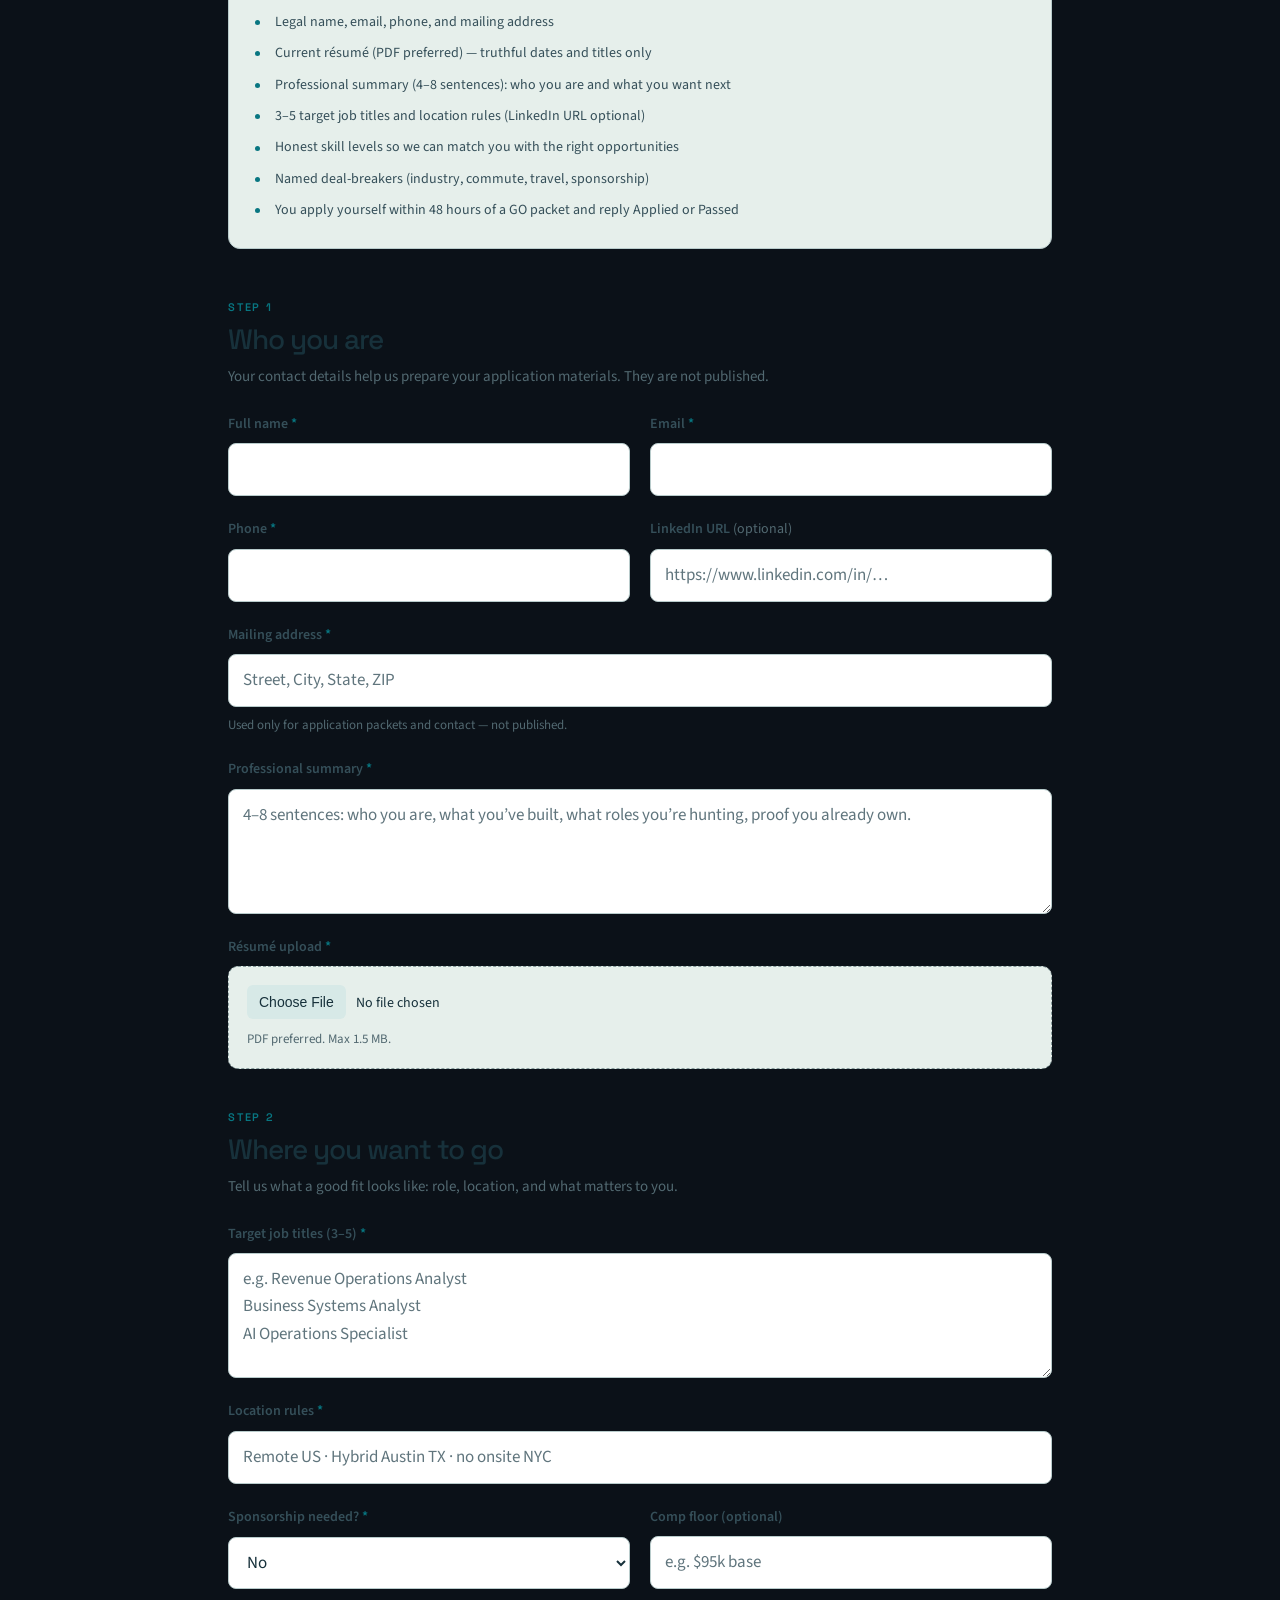
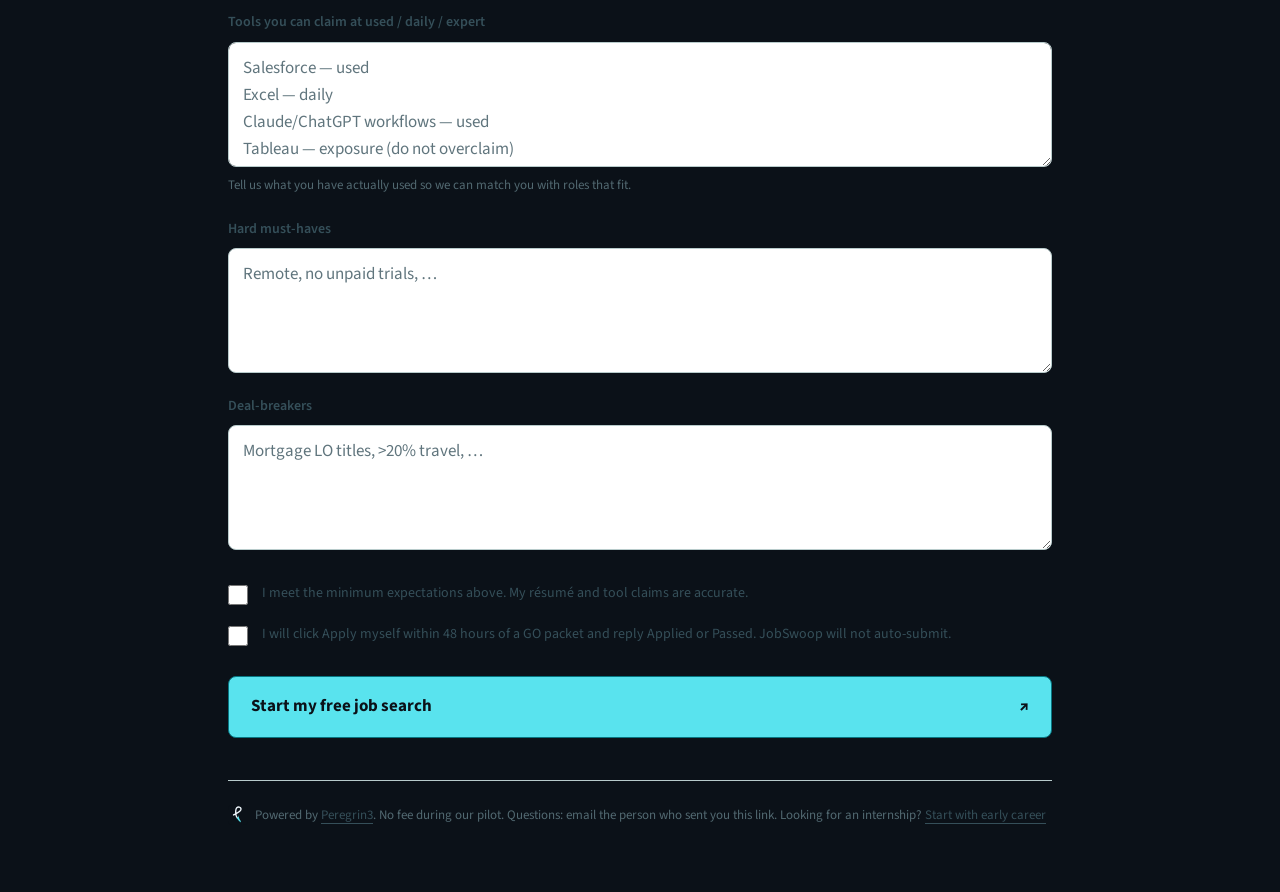
<file: jobswoop/index.html>
<!DOCTYPE html>
<html lang="en">
<head>
<script defer src="/config/plausible.js"></script>
<meta charset="UTF-8">
<meta name="viewport" content="width=device-width, initial-scale=1.0">
<link rel="icon" type="image/svg+xml" href="/jobswoop/icon.svg">
<meta name="theme-color" content="#0b1118">
<meta name="robots" content="index, follow">
<title>JobSwoop — Spot it. Swoop in. Get hired.</title>
<meta name="description" content="Your next move starts here. JobSwoop helps you find roles that fit and prepare to apply, from your first internship to your next career move.">
<link rel="canonical" href="https://peregrin3.com/jobswoop/">
<meta property="og:type" content="website">
<meta property="og:site_name" content="JobSwoop">
<meta property="og:title" content="JobSwoop — Spot it. Swoop in. Get hired.">
<meta property="og:description" content="A tough job market is easier to navigate with someone in your corner. Find your next move with JobSwoop.">
<meta property="og:url" content="https://peregrin3.com/jobswoop/">
<meta property="og:image" content="https://peregrin3.com/jobswoop/social.png">
<meta property="og:image:width" content="1200">
<meta property="og:image:height" content="630">
<meta property="og:image:alt" content="JobSwoop. Spot it. Swoop in. Get hired.">
<meta name="twitter:card" content="summary_large_image">
<link rel="preconnect" href="https://fonts.googleapis.com">
<link rel="preconnect" href="https://fonts.gstatic.com" crossorigin>
<link href="https://fonts.googleapis.com/css2?family=Space+Grotesk:wght@400;500;600;700&family=Source+Sans+3:wght@400;500;600;700&display=swap" rel="stylesheet">
<link rel="stylesheet" href="/jobswoop/style.css">
</head>
<body>
  <header class="topnav">
    <a class="nav-brand" href="/jobswoop/"><img src="/jobswoop/icon.svg" width="44" height="44" alt=""><span class="brand-lockup"><span class="brand-wordmark">JobSwoop<span class="brand-dot">.</span></span><span class="brand-byline">by peregrin3</span></span></a>
    <a class="nav-meta" href="/jobswoop/how-it-works/">How it works <span aria-hidden="true">↗</span></a>
    <span id="nav-meta" hidden>Your next move</span>
  </header>

  <main class="landing-main">
    <section class="hero"><div class="wrap hero-wrap">
      <p class="eyebrow"><span class="status-dot"></span> Small steps. Big next moves.</p>
      <div class="hero-heading"><h1>Spot it.<br><span class="cyan">Swoop in.</span><br>Get hired.</h1><svg xmlns="http://www.w3.org/2000/svg" viewBox="0 0 320 320" class="hero-p-mark" aria-hidden="true" focusable="false">
  <g transform="translate(52 12) scale(0.92)">
    <path d="M 40 160 C 100 130, 175 100, 170 55 C 166 20, 120 12, 96 34 C 78 50, 76 90, 78 130 C 80 165, 86 190, 104 210" fill="none" stroke="#59E3EE" opacity="0.22" stroke-width="24" stroke-linecap="round" stroke-linejoin="round"/>
    <path d="M 40 160 C 100 130, 175 100, 170 55 C 166 20, 120 12, 96 34 C 78 50, 76 90, 78 130 C 80 165, 86 190, 104 210" fill="none" stroke="#EDF5FA" stroke-width="3" stroke-dasharray="2 9" stroke-linecap="round" stroke-linejoin="round"/>
    <g transform="translate(104 210) rotate(48) scale(1.4) translate(26 0)">
      <path d="M46 2 L40 -2 C36 -8 28 -10 20 -8 C6 -6 -10 -14 -40 -30 C-24 -12 -18 -6 -22 0 L-40 4 L-20 8 C-6 10 10 10 22 8 C32 6 40 6 46 2 Z" fill="#59E3EE"/>
      <circle cx="32" cy="-1" r="2.6" fill="#0B1118"/>
    </g>
  </g>
</svg></div>
<p class="mission">The job market is tough. You shouldn’t have to figure it out alone. From your first internship to your next chapter, we’re here to help you move forward.</p>
<div class="pilot-offer">
  <h2>Your job search is on us.</h2>
  <p>Find opportunities that fit, get help preparing your applications, and take the next step with confidence. JobSwoop is complimentary during our pilot. No payment or subscription required.</p>
</div>
<div class="hero-actions"><a class="start-link" href="#get-started">Find your next move <span aria-hidden="true">↗</span></a><a class="process-link" href="/jobswoop/how-it-works/">See it in action <span class="action-arrow" aria-hidden="true">↗</span></a></div>
<div class="how-it-works" aria-label="How JobSwoop works"><span><b>01</b> Share your story</span><span><b>02</b> Get matched</span><span><b>03</b> Make your move</span></div>
</div></section>
<section class="application-area" aria-labelledby="hero-title"><div class="wrap">
<div id="get-started" class="intake-heading"><p class="eyebrow">Let’s get you moving</p><h2 id="hero-title">Your next chapter starts here.</h2></div>
      <p class="deck" id="hero-deck">Upload your résumé and the facts we need to find live roles and prepare apply packets. You click Apply — we never submit for you.</p>

      <div class="track-chooser" role="group" aria-label="Search track">
        <button type="button" class="track-btn" id="track-fulltime" data-track="fulltime" aria-pressed="true">
          <strong>Full-time search</strong>
          <span>Ready for your next role? Start with what you bring.</span>
        </button>
        <button type="button" class="track-btn" id="track-intern" data-track="intern" aria-pressed="false">
          <strong>Internship / early career</strong>
          <span>Your projects and potential count. Start here.</span>
        </button>
      </div>
      <p class="proof-line track-panel" data-track="intern" hidden id="proof-line">
        Good enough to start: résumé or project link, school, and when you can work. You do not need a full career story.
      </p>

    <aside class="expectations track-panel" data-track="fulltime" aria-labelledby="min-title-ft">
      <h2 id="min-title-ft">What you’ll need</h2>
      <p>Free during our pilot. A complete profile helps us find roles that fit you. A GO packet is a matching role with the materials you need to apply.</p>
      <ul>
        <li>Legal name, email, phone, and mailing address</li>
        <li>Current résumé (PDF preferred) — truthful dates and titles only</li>
        <li>Professional summary (4–8 sentences): who you are and what you want next</li>
        <li>3–5 target job titles and location rules (LinkedIn URL optional)</li>
        <li>Honest skill levels so we can match you with the right opportunities</li>
        <li>Named deal-breakers (industry, commute, travel, sponsorship)</li>
        <li>You apply yourself within 48 hours of a GO packet and reply Applied or Passed</li>
      </ul>
    </aside>

    <aside class="expectations track-panel" data-track="intern" hidden aria-labelledby="min-title-in">
      <h2 id="min-title-in">Your starting kit</h2>
      <p>Projects and coursework count when work history is thin. A complete profile helps us find your fit. A GO packet is a matching role with the materials you need to apply.</p>
      <ul>
        <li>Legal name, email, phone, and mailing address</li>
        <li>School / program and expected graduation date</li>
        <li>Résumé (PDF preferred) — or a real project / portfolio link if the résumé is light</li>
        <li>Short note (3–5 sentences): why this internship and what you can do now</li>
        <li>Availability window (term + hours) and pay rules (stipend / unpaid OK?)</li>
        <li>Target functions + location rules; honest skill levels (coursework vs used vs daily)</li>
        <li>You apply yourself within 48 hours of a GO packet and reply Applied or Passed</li>
      </ul>
    </aside>

    <form id="recruit-form" novalidate>
      <input type="hidden" id="track" name="track" value="fulltime">

      <div class="step">
        <p class="step-label">Step 1</p>
        <h2 id="step1-title">Who you are</h2>
        <p id="step1-deck">Identity and contact for packets — not published.</p>
      </div>

      <div class="row">
        <div class="field">
          <label for="fullName">Full name <span class="req">*</span></label>
          <input id="fullName" name="fullName" type="text" required autocomplete="name">
        </div>
        <div class="field">
          <label for="email">Email <span class="req">*</span></label>
          <input id="email" name="email" type="email" required autocomplete="email">
        </div>
      </div>

      <div class="row">
        <div class="field">
          <label for="phone">Phone <span class="req">*</span></label>
          <input id="phone" name="phone" type="tel" required autocomplete="tel">
        </div>
        <div class="field">
          <label for="linkedin">LinkedIn URL <span class="opt">(optional)</span></label>
          <input id="linkedin" name="linkedin" type="url" placeholder="https://www.linkedin.com/in/…">
        </div>
      </div>

      <div class="field">
        <label for="address">Mailing address <span class="req">*</span></label>
        <input id="address" name="address" type="text" required autocomplete="street-address" placeholder="Street, City, State, ZIP">
        <p class="hint">Used only for application packets and contact — not published.</p>
      </div>

      <div class="track-panel" data-track="intern" hidden>
        <div class="row">
          <div class="field">
            <label for="school">School <span class="req">*</span></label>
            <input id="school" name="school" type="text" placeholder="University / college name">
          </div>
          <div class="field">
            <label for="program">Program / major <span class="req">*</span></label>
            <input id="program" name="program" type="text" placeholder="e.g. Information Systems">
          </div>
        </div>
        <div class="row" style="margin-top:18px">
          <div class="field">
            <label for="gradDate">Expected graduation <span class="req">*</span></label>
            <input id="gradDate" name="gradDate" type="text" placeholder="e.g. May 2027">
          </div>
          <div class="field">
            <label for="portfolioUrl">Portfolio / GitHub <span class="opt">(optional)</span></label>
            <input id="portfolioUrl" name="portfolioUrl" type="url" placeholder="https://…">
          </div>
        </div>
      </div>

      <div class="field">
        <label for="summary" id="summary-label">Professional summary <span class="req">*</span></label>
        <textarea id="summary" name="summary" required minlength="80" placeholder="4–8 sentences: who you are, what you’ve built, what roles you’re hunting, proof you already own."></textarea>
      </div>

      <div class="field">
        <label for="resume">Résumé upload <span class="req">*</span></label>
        <div class="file-box">
          <input id="resume" name="resume" type="file" accept=".pdf,.doc,.docx,application/pdf,application/msword,application/vnd.openxmlformats-officedocument.wordprocessingml.document" required>
          <p class="hint" id="resume-hint">PDF preferred. Max 1.5 MB.</p>
        </div>
      </div>

      <div class="step">
        <p class="step-label">Step 2</p>
        <h2 id="step2-title">What to hunt</h2>
        <p id="step2-deck">Titles, location, and hard filters so packets stay honest.</p>
      </div>

      <div class="field">
        <label for="targetTitles" id="titles-label">Target job titles (3–5) <span class="req">*</span></label>
        <textarea id="targetTitles" name="targetTitles" required placeholder="e.g. Revenue Operations Analyst&#10;Business Systems Analyst&#10;AI Operations Specialist"></textarea>
      </div>

      <div class="field">
        <label for="locationRules">Location rules <span class="req">*</span></label>
        <input id="locationRules" name="locationRules" type="text" required placeholder="Remote US · Hybrid Austin TX · no onsite NYC">
      </div>

      <div class="track-panel" data-track="intern" hidden>
        <div class="row">
          <div class="field">
            <label for="availability">Availability window <span class="req">*</span></label>
            <input id="availability" name="availability" type="text" placeholder="Summer 2026 · full-time · or Fall · 15 hrs/week">
          </div>
          <div class="field">
            <label for="payRules">Pay rules <span class="req">*</span></label>
            <select id="payRules" name="payRules">
              <option value="">Select…</option>
              <option value="paid_only">Paid / stipend only</option>
              <option value="stipend_or_unpaid">Stipend or unpaid OK</option>
              <option value="unpaid_ok">Unpaid OK (credit / experience)</option>
            </select>
          </div>
        </div>
        <div class="field" style="margin-top:18px">
          <label for="courseworkProof">Coursework / projects as proof <span class="opt">(optional)</span></label>
          <textarea id="courseworkProof" name="courseworkProof" placeholder="Class projects, labs, club work, or shipped school work we can cite honestly."></textarea>
        </div>
      </div>

      <div class="row">
        <div class="field">
          <label for="sponsorshipNeeded" id="sponsor-label">Sponsorship needed? <span class="req">*</span></label>
          <select id="sponsorshipNeeded" name="sponsorshipNeeded" required>
            <option value="no">No</option>
            <option value="yes">Yes</option>
          </select>
          <p class="hint track-panel" data-track="intern" hidden>Include CPT / OPT / visa needs in deal-breakers if relevant.</p>
        </div>
        <div class="field track-panel" data-track="fulltime">
          <label for="compFloor">Comp floor (optional)</label>
          <input id="compFloor" name="compFloor" type="text" placeholder="e.g. $95k base">
        </div>
      </div>

      <div class="field">
        <label for="toolsClaimed" id="tools-label">Tools you can claim at used / daily / expert</label>
        <textarea id="toolsClaimed" name="toolsClaimed" placeholder="Salesforce — used&#10;Excel — daily&#10;Claude/ChatGPT workflows — used&#10;Tableau — exposure (do not overclaim)"></textarea>
        <p class="hint" id="tools-hint">We match hard JD requirements to this list. Overclaiming wastes a packet.</p>
      </div>

      <div class="field">
        <label for="mustHaves">Hard must-haves</label>
        <textarea id="mustHaves" name="mustHaves" placeholder="Remote, no unpaid trials, …"></textarea>
      </div>

      <div class="field">
        <label for="dealBreakers">Deal-breakers</label>
        <textarea id="dealBreakers" name="dealBreakers" placeholder="Mortgage LO titles, &gt;20% travel, …"></textarea>
      </div>

      <div class="hp" aria-hidden="true">
        <label for="company_website">Company website</label>
        <input id="company_website" name="company_website" type="text" tabindex="-1" autocomplete="off">
      </div>

      <div class="checks">
        <label class="check">
          <input id="acceptMinimums" name="acceptMinimums" type="checkbox" required>
          <span id="check-minimums">I meet the minimum expectations above. My résumé and tool claims are accurate.</span>
        </label>
        <label class="check">
          <input id="acceptApplyCommitment" name="acceptApplyCommitment" type="checkbox" required>
          <span>I will click Apply myself within 48 hours of a GO packet and reply Applied or Passed. JobSwoop will not auto-submit.</span>
        </label>
      </div>

      <button type="submit" id="submit-btn">Start my free job search <span aria-hidden="true">↗</span></button>
      <div id="status" class="status" role="status" aria-live="polite"></div>
    </form>

    <p class="foot">
      <span class="powered-brand"><img src="/jobswoop/brand/peregrin3-p.svg" width="20" height="20" alt=""><span>Powered by <a href="https://peregrin3.com/">Peregrin3</a></span></span>. No fee during our pilot.
      Questions: email the person who sent you this link.
      Looking for an internship? <a href="/jobswoop/?track=intern">Start with early career</a>
    </p>
  </div></section>
  </main>

  <script src="/jobswoop/recruit.js"></script>
  <script src="/jobswoop/scroll-theme.js"></script>
</body>
</html>
</file>
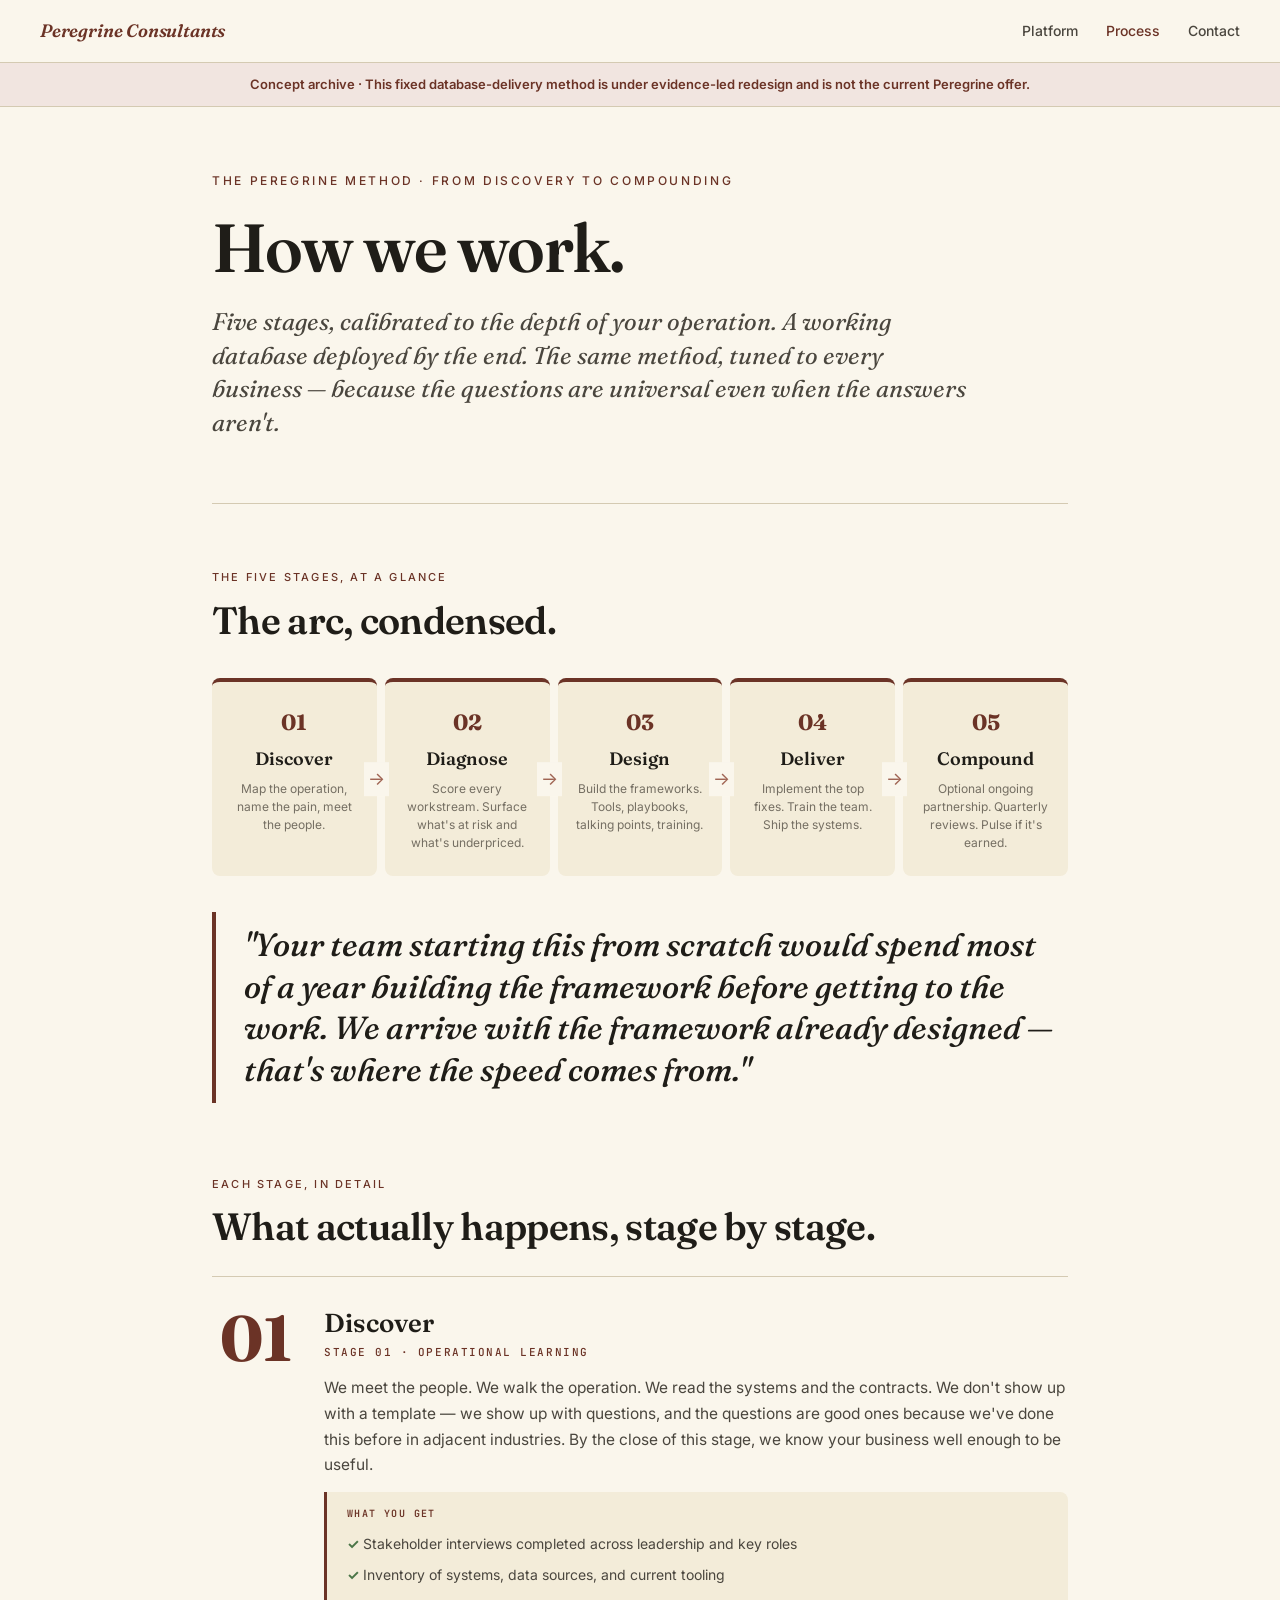
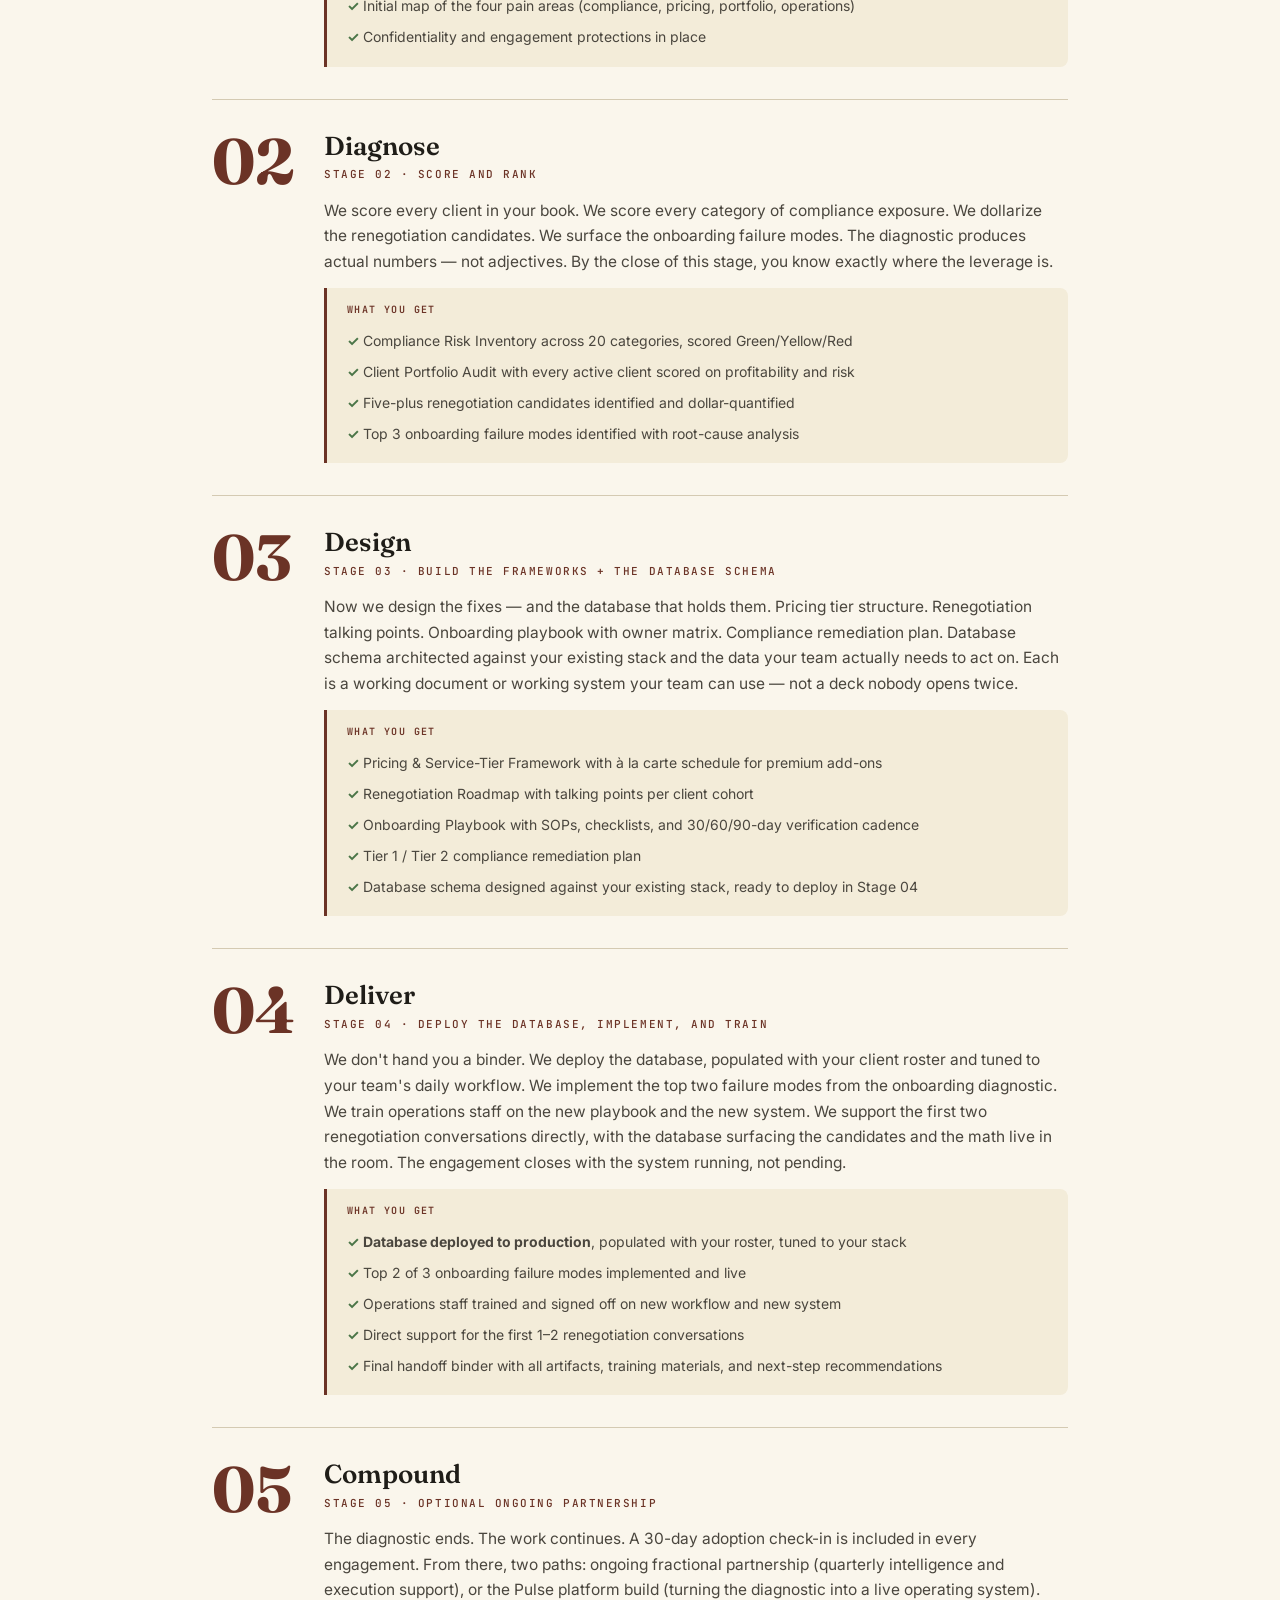
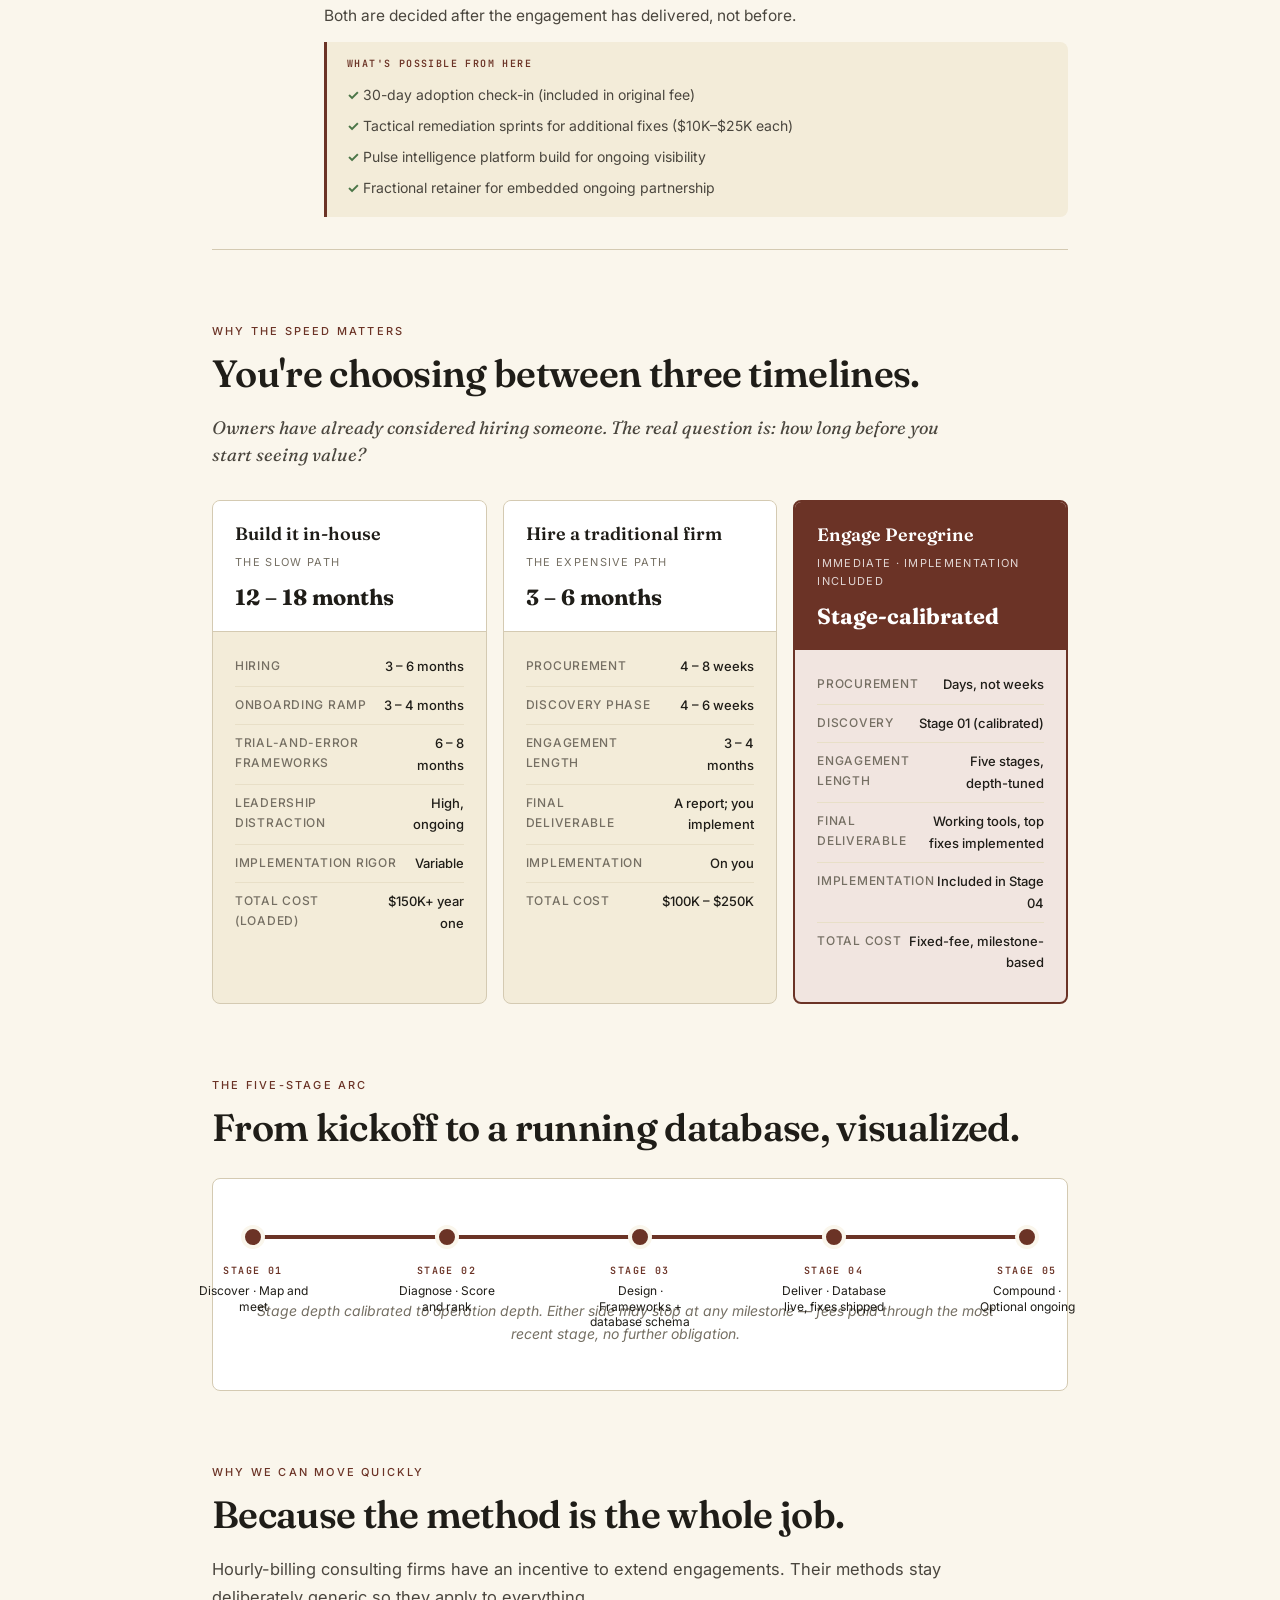
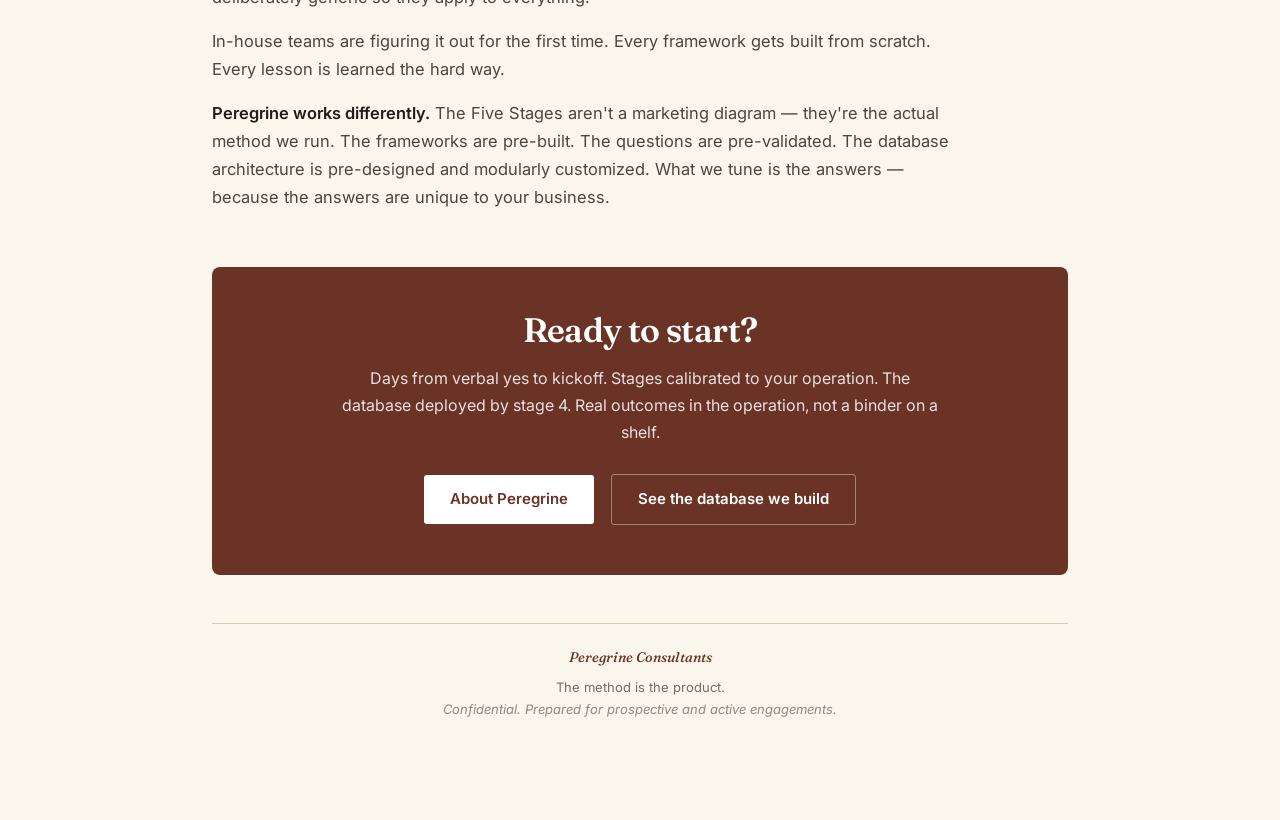
<file: process/index.html>
<!DOCTYPE html>
<html lang="en">
<head>
<script defer src="/config/plausible.js"></script>

<meta charset="UTF-8">
<meta name="viewport" content="width=device-width, initial-scale=1.0">
<link rel="icon" type="image/png" href="/favicon.png">
<link rel="apple-touch-icon" href="/preview-card.png">
<meta name="theme-color" content="#343A40">
<meta name="robots" content="noindex, nofollow">
<meta name="googlebot" content="noindex, nofollow">
<title>How we work — The Peregrine Process</title>
<meta name="description" content="The Peregrine method: Discover, Diagnose, Design, Deliver, Compound. Five stages calibrated to the depth of your operation. A working database deployed, not a binder.">
<link rel="preconnect" href="https://fonts.googleapis.com">
<link rel="preconnect" href="https://fonts.gstatic.com" crossorigin>
<link href="https://fonts.googleapis.com/css2?family=Fraunces:opsz,wght@9..144,400;9..144,500;9..144,600;9..144,700;9..144,900&family=Inter:wght@400;500;600;700&family=JetBrains+Mono:wght@400;500;600&display=swap" rel="stylesheet">
<style>
  :root {
    --ink: #1f1d18;
    --ink-light: #4a463e;
    --ink-soft: #756f63;
    --paper: #faf6ec;
    --paper-deep: #f3ecd9;
    --paper-warm: #f7f0dd;
    --accent: #6b3326;
    --accent-light: #a06554;
    --accent-soft: #f1e5e0;
    --line: #d4cab2;
    --line-soft: #e8dfc7;
    --gold: #b88c2a;
    --green: #4a7547;
    --green-soft: #e8f0e6;
  }
  * { box-sizing: border-box; margin: 0; padding: 0; }
  html { scroll-behavior: smooth; }
  body {
    font-family: 'Inter', -apple-system, sans-serif;
    color: var(--ink);
    background: var(--paper);
    line-height: 1.65;
    font-size: 17px;
    -webkit-font-smoothing: antialiased;
    text-rendering: optimizeLegibility;
  }

  /* Top nav */
  .topnav {
    border-bottom: 1px solid var(--line);
    padding: 16px 40px;
    display: flex;
    justify-content: space-between;
    align-items: center;
    background: var(--paper);
    position: sticky;
    top: 0;
    z-index: 10;
  }
  @media (max-width: 640px) { .topnav { padding: 14px 22px; } }
  .nav-brand {
    font-family: 'Fraunces', serif;
    font-style: italic;
    font-size: 18px;
    font-weight: 600;
    color: var(--accent);
    letter-spacing: -0.01em;
    text-decoration: none;
  }
  .nav-links { display: flex; gap: 28px; align-items: center; }
  .nav-links a {
    font-size: 14px;
    color: var(--ink-light);
    text-decoration: none;
    font-weight: 500;
    transition: color 0.15s;
  }
  .nav-links a:hover, .nav-links a.active { color: var(--accent); }
  @media (max-width: 540px) { .nav-links { gap: 16px; } .nav-links a { font-size: 13px; } }

  .container { max-width: 920px; margin: 0 auto; padding: 64px 32px 100px; }
  @media (max-width: 640px) { .container { padding: 48px 22px 60px; } }

  /* Hero */
  .hero { margin-bottom: 64px; padding-bottom: 48px; border-bottom: 1px solid var(--line); }
  .hero-eyebrow {
    font-family: 'Inter', sans-serif;
    font-size: 12px;
    text-transform: uppercase;
    letter-spacing: 0.22em;
    color: var(--accent);
    font-weight: 500;
    margin-bottom: 22px;
  }
  h1.hero-title {
    font-family: 'Fraunces', serif;
    font-weight: 600;
    font-size: clamp(44px, 6vw, 68px);
    line-height: 1.0;
    letter-spacing: -0.025em;
    color: var(--ink);
    margin-bottom: 24px;
  }
  .hero-deck {
    font-family: 'Fraunces', serif;
    font-style: italic;
    font-weight: 400;
    font-size: clamp(20px, 2.4vw, 24px);
    line-height: 1.4;
    color: var(--ink-light);
    max-width: 760px;
  }

  /* Section */
  section { margin-top: 72px; }
  .section-eyebrow {
    font-family: 'Inter', sans-serif;
    font-size: 11px;
    text-transform: uppercase;
    letter-spacing: 0.2em;
    color: var(--accent);
    font-weight: 500;
    margin-bottom: 12px;
  }
  h2 {
    font-family: 'Fraunces', serif;
    font-weight: 600;
    font-size: clamp(28px, 3.4vw, 38px);
    line-height: 1.15;
    letter-spacing: -0.018em;
    color: var(--ink);
    margin-bottom: 18px;
  }
  .lede {
    font-family: 'Fraunces', serif;
    font-style: italic;
    font-size: 18px;
    color: var(--ink-light);
    line-height: 1.5;
    margin-bottom: 32px;
    max-width: 760px;
  }
  p {
    font-size: 16.5px;
    line-height: 1.7;
    margin-bottom: 16px;
    color: var(--ink-light);
    max-width: 760px;
  }
  p strong { color: var(--ink); font-weight: 600; }

  /* The 5-stage flow diagram */
  .flow {
    display: grid;
    grid-template-columns: repeat(5, 1fr);
    gap: 8px;
    margin: 36px 0;
    position: relative;
  }
  @media (max-width: 900px) { .flow { grid-template-columns: 1fr 1fr; } }
  @media (max-width: 540px) { .flow { grid-template-columns: 1fr; } }
  .flow-stage {
    position: relative;
    padding: 22px 18px 24px 18px;
    background: var(--paper-deep);
    border-top: 4px solid var(--accent);
    border-radius: 8px;
    text-align: center;
  }
  .flow-stage::after {
    content: "→";
    position: absolute;
    right: -12px;
    top: 50%;
    transform: translateY(-50%);
    color: var(--accent-light);
    font-size: 18px;
    z-index: 2;
    background: var(--paper);
    padding: 2px 4px;
  }
  .flow-stage:last-child::after { display: none; }
  @media (max-width: 900px) { .flow-stage::after { display: none; } }
  .flow-num {
    font-family: 'Fraunces', serif;
    font-weight: 700;
    font-size: 22px;
    color: var(--accent);
    margin-bottom: 4px;
  }
  .flow-name {
    font-family: 'Fraunces', serif;
    font-weight: 600;
    font-size: 18px;
    color: var(--ink);
    margin-bottom: 6px;
  }
  .flow-desc {
    font-size: 12px;
    color: var(--ink-soft);
    line-height: 1.5;
  }

  /* Detailed stage breakdowns */
  .stages { margin-top: 28px; }
  .stage {
    display: grid;
    grid-template-columns: 80px 1fr;
    gap: 32px;
    padding: 32px 0;
    border-top: 1px solid var(--line);
    align-items: start;
  }
  .stage:last-child { border-bottom: 1px solid var(--line); }
  @media (max-width: 700px) { .stage { grid-template-columns: 1fr; gap: 12px; } }
  .stage-num {
    font-family: 'Fraunces', serif;
    font-weight: 700;
    font-size: 64px;
    line-height: 0.9;
    color: var(--accent);
    text-align: right;
  }
  @media (max-width: 700px) { .stage-num { text-align: left; font-size: 44px; } }
  .stage-content h3 {
    font-family: 'Fraunces', serif;
    font-weight: 600;
    font-size: 26px;
    color: var(--ink);
    margin-bottom: 4px;
    line-height: 1.15;
  }
  .stage-meta {
    font-family: 'JetBrains Mono', monospace;
    font-size: 11px;
    text-transform: uppercase;
    letter-spacing: 0.14em;
    color: var(--accent);
    font-weight: 500;
    margin-bottom: 14px;
  }
  .stage-content p { font-size: 15.5px; line-height: 1.65; margin-bottom: 12px; }
  .stage-deliverables {
    background: var(--paper-deep);
    border-left: 3px solid var(--accent);
    padding: 14px 20px;
    margin-top: 14px;
    border-radius: 0 8px 8px 0;
  }
  .stage-deliv-label {
    font-family: 'JetBrains Mono', monospace;
    font-size: 10px;
    text-transform: uppercase;
    letter-spacing: 0.14em;
    color: var(--accent);
    font-weight: 600;
    margin-bottom: 6px;
  }
  .stage-deliv-list {
    list-style: none;
    padding: 0;
    margin: 0;
    font-size: 14px;
    color: var(--ink-light);
  }
  .stage-deliv-list li {
    padding: 4px 0 4px 16px;
    position: relative;
  }
  .stage-deliv-list li::before {
    content: "✓";
    position: absolute;
    left: 0;
    color: var(--green);
    font-weight: 700;
  }

  /* Big quote */
  .big-quote {
    font-family: 'Fraunces', serif;
    font-weight: 500;
    font-style: italic;
    font-size: clamp(24px, 3vw, 32px);
    line-height: 1.3;
    color: var(--ink);
    border-left: 4px solid var(--accent);
    padding: 12px 0 12px 28px;
    margin: 36px 0;
    max-width: 880px;
  }

  /* 3-way comparison */
  .compare {
    display: grid;
    grid-template-columns: 1fr 1fr 1fr;
    gap: 16px;
    margin: 32px 0;
  }
  @media (max-width: 900px) { .compare { grid-template-columns: 1fr; } }
  .compare-col {
    background: var(--paper-deep);
    border: 1px solid var(--line);
    border-radius: 8px;
    overflow: hidden;
  }
  .compare-col.peregrine {
    background: var(--accent-soft);
    border: 2px solid var(--accent);
  }
  .compare-head {
    padding: 18px 22px 16px 22px;
    border-bottom: 1px solid var(--line);
    background: white;
  }
  .compare-col.peregrine .compare-head {
    background: var(--accent);
    color: white;
    border-bottom: none;
  }
  .compare-name {
    font-family: 'Fraunces', serif;
    font-weight: 600;
    font-size: 18px;
    color: var(--ink);
    margin-bottom: 4px;
  }
  .compare-col.peregrine .compare-name { color: white; }
  .compare-tag {
    font-family: 'Inter', sans-serif;
    font-size: 11px;
    text-transform: uppercase;
    letter-spacing: 0.12em;
    color: var(--ink-soft);
  }
  .compare-col.peregrine .compare-tag { color: rgba(255,255,255,0.8); }
  .compare-time {
    font-family: 'Fraunces', serif;
    font-weight: 700;
    font-size: 22px;
    color: var(--ink);
    margin-top: 8px;
  }
  .compare-col.peregrine .compare-time { color: white; }
  .compare-body { padding: 16px 22px 20px 22px; }
  .compare-row {
    display: flex;
    justify-content: space-between;
    padding: 8px 0;
    border-bottom: 1px solid var(--line-soft);
    font-size: 13px;
  }
  .compare-row:last-child { border-bottom: none; }
  .compare-row-label { color: var(--ink-soft); font-size: 12px; text-transform: uppercase; letter-spacing: 0.06em; font-weight: 500; }
  .compare-row-value { color: var(--ink); font-weight: 500; text-align: right; max-width: 60%; }

  /* Timeline visualization */
  .timeline-viz {
    background: white;
    border: 1px solid var(--line);
    border-radius: 8px;
    padding: 28px 32px;
    margin-top: 28px;
  }
  .timeline-track {
    position: relative;
    height: 4px;
    background: var(--line);
    border-radius: 2px;
    margin: 28px 8px 60px 8px;
  }
  .timeline-fill {
    position: absolute;
    top: 0;
    left: 0;
    height: 100%;
    background: var(--accent);
    border-radius: 2px;
    width: 100%;
  }
  .timeline-marker {
    position: absolute;
    top: -10px;
    transform: translateX(-50%);
    width: 24px;
    height: 24px;
    background: var(--accent);
    border: 4px solid var(--paper);
    border-radius: 50%;
  }
  .timeline-label {
    position: absolute;
    top: 28px;
    transform: translateX(-50%);
    text-align: center;
    width: 110px;
  }
  .timeline-label-week {
    font-family: 'JetBrains Mono', monospace;
    font-size: 10px;
    text-transform: uppercase;
    letter-spacing: 0.14em;
    color: var(--accent);
    font-weight: 600;
    margin-bottom: 4px;
  }
  .timeline-label-text {
    font-size: 12px;
    color: var(--ink);
    line-height: 1.3;
  }

  /* CTA */
  .cta {
    background: var(--accent);
    color: white;
    padding: 44px 40px;
    border-radius: 8px;
    margin-top: 56px;
    text-align: center;
  }
  .cta h2 {
    color: white;
    margin-bottom: 14px;
    font-size: clamp(26px, 3.2vw, 34px);
  }
  .cta p { color: rgba(255,255,255,0.85); max-width: 600px; margin: 0 auto 22px; font-size: 16px; }
  .cta a {
    display: inline-block;
    background: white;
    color: var(--accent);
    text-decoration: none;
    font-weight: 600;
    padding: 12px 26px;
    border-radius: 3px;
    margin: 6px;
    font-size: 15px;
    transition: transform 0.15s;
  }
  .cta a:hover { transform: translateY(-1px); }
  .cta a.secondary {
    background: transparent;
    color: white;
    border: 1px solid rgba(255,255,255,0.4);
  }

  /* Footer */
  .doc-footer {
    margin-top: 48px;
    padding-top: 22px;
    border-top: 1px solid var(--line);
    font-size: 13px;
    color: var(--ink-soft);
    text-align: center;
    line-height: 1.7;
  }
  .doc-footer .peregrine {
    font-family: 'Fraunces', serif;
    font-style: italic;
    font-size: 14px;
    color: var(--accent);
    font-weight: 500;
    display: inline-block;
    margin-bottom: 6px;
  }
</style>
</head>
<body>

<!-- Top nav -->
<nav class="topnav">
  <a href="/" class="nav-brand">Peregrine Consultants</a>
  <div class="nav-links">
    <a href="/pulse">Platform</a>
    <a href="/process" class="active">Process</a>
    <a href="mailto:ivan@ivanadiaz.com">Contact</a>
  </div>
</nav>

<div style="padding:12px 24px;background:#f1e5e0;border-bottom:1px solid #d4cab2;text-align:center;font:600 13px/1.5 Inter,sans-serif;color:#6b3326;">Concept archive · This fixed database-delivery method is under evidence-led redesign and is not the current Peregrine offer.</div>

<div class="container">

  <!-- Hero -->
  <header class="hero">
    <div class="hero-eyebrow">The Peregrine Method · From discovery to compounding</div>
    <h1 class="hero-title">How we work.</h1>
    <p class="hero-deck">Five stages, calibrated to the depth of your operation. A working database deployed by the end. The same method, tuned to every business — because the questions are universal even when the answers aren't.</p>
  </header>

  <!-- Five-stage flow -->
  <section style="margin-top: 32px;">
    <div class="section-eyebrow">The five stages, at a glance</div>
    <h2>The arc, condensed.</h2>

    <div class="flow">
      <div class="flow-stage">
        <div class="flow-num">01</div>
        <div class="flow-name">Discover</div>
        <div class="flow-desc">Map the operation, name the pain, meet the people.</div>
      </div>
      <div class="flow-stage">
        <div class="flow-num">02</div>
        <div class="flow-name">Diagnose</div>
        <div class="flow-desc">Score every workstream. Surface what's at risk and what's underpriced.</div>
      </div>
      <div class="flow-stage">
        <div class="flow-num">03</div>
        <div class="flow-name">Design</div>
        <div class="flow-desc">Build the frameworks. Tools, playbooks, talking points, training.</div>
      </div>
      <div class="flow-stage">
        <div class="flow-num">04</div>
        <div class="flow-name">Deliver</div>
        <div class="flow-desc">Implement the top fixes. Train the team. Ship the systems.</div>
      </div>
      <div class="flow-stage">
        <div class="flow-num">05</div>
        <div class="flow-name">Compound</div>
        <div class="flow-desc">Optional ongoing partnership. Quarterly reviews. Pulse if it's earned.</div>
      </div>
    </div>
  </section>

  <!-- Big quote -->
  <div class="big-quote">"Your team starting this from scratch would spend most of a year building the framework before getting to the work. We arrive with the framework already designed — that's where the speed comes from."</div>

  <!-- Detailed stage breakdowns -->
  <section>
    <div class="section-eyebrow">Each stage, in detail</div>
    <h2>What actually happens, stage by stage.</h2>

    <div class="stages">

      <div class="stage">
        <div class="stage-num">01</div>
        <div class="stage-content">
          <h3>Discover</h3>
          <div class="stage-meta">Stage 01 · Operational learning</div>
          <p>We meet the people. We walk the operation. We read the systems and the contracts. We don't show up with a template — we show up with questions, and the questions are good ones because we've done this before in adjacent industries. By the close of this stage, we know your business well enough to be useful.</p>
          <div class="stage-deliverables">
            <div class="stage-deliv-label">What you get</div>
            <ul class="stage-deliv-list">
              <li>Stakeholder interviews completed across leadership and key roles</li>
              <li>Inventory of systems, data sources, and current tooling</li>
              <li>Initial map of the four pain areas (compliance, pricing, portfolio, operations)</li>
              <li>Confidentiality and engagement protections in place</li>
            </ul>
          </div>
        </div>
      </div>

      <div class="stage">
        <div class="stage-num">02</div>
        <div class="stage-content">
          <h3>Diagnose</h3>
          <div class="stage-meta">Stage 02 · Score and rank</div>
          <p>We score every client in your book. We score every category of compliance exposure. We dollarize the renegotiation candidates. We surface the onboarding failure modes. The diagnostic produces actual numbers — not adjectives. By the close of this stage, you know exactly where the leverage is.</p>
          <div class="stage-deliverables">
            <div class="stage-deliv-label">What you get</div>
            <ul class="stage-deliv-list">
              <li>Compliance Risk Inventory across 20 categories, scored Green/Yellow/Red</li>
              <li>Client Portfolio Audit with every active client scored on profitability and risk</li>
              <li>Five-plus renegotiation candidates identified and dollar-quantified</li>
              <li>Top 3 onboarding failure modes identified with root-cause analysis</li>
            </ul>
          </div>
        </div>
      </div>

      <div class="stage">
        <div class="stage-num">03</div>
        <div class="stage-content">
          <h3>Design</h3>
          <div class="stage-meta">Stage 03 · Build the frameworks + the database schema</div>
          <p>Now we design the fixes — and the database that holds them. Pricing tier structure. Renegotiation talking points. Onboarding playbook with owner matrix. Compliance remediation plan. Database schema architected against your existing stack and the data your team actually needs to act on. Each is a working document or working system your team can use — not a deck nobody opens twice.</p>
          <div class="stage-deliverables">
            <div class="stage-deliv-label">What you get</div>
            <ul class="stage-deliv-list">
              <li>Pricing & Service-Tier Framework with à la carte schedule for premium add-ons</li>
              <li>Renegotiation Roadmap with talking points per client cohort</li>
              <li>Onboarding Playbook with SOPs, checklists, and 30/60/90-day verification cadence</li>
              <li>Tier 1 / Tier 2 compliance remediation plan</li>
              <li>Database schema designed against your existing stack, ready to deploy in Stage 04</li>
            </ul>
          </div>
        </div>
      </div>

      <div class="stage">
        <div class="stage-num">04</div>
        <div class="stage-content">
          <h3>Deliver</h3>
          <div class="stage-meta">Stage 04 · Deploy the database, implement, and train</div>
          <p>We don't hand you a binder. We deploy the database, populated with your client roster and tuned to your team's daily workflow. We implement the top two failure modes from the onboarding diagnostic. We train operations staff on the new playbook and the new system. We support the first two renegotiation conversations directly, with the database surfacing the candidates and the math live in the room. The engagement closes with the system running, not pending.</p>
          <div class="stage-deliverables">
            <div class="stage-deliv-label">What you get</div>
            <ul class="stage-deliv-list">
              <li><strong>Database deployed to production</strong>, populated with your roster, tuned to your stack</li>
              <li>Top 2 of 3 onboarding failure modes implemented and live</li>
              <li>Operations staff trained and signed off on new workflow and new system</li>
              <li>Direct support for the first 1–2 renegotiation conversations</li>
              <li>Final handoff binder with all artifacts, training materials, and next-step recommendations</li>
            </ul>
          </div>
        </div>
      </div>

      <div class="stage">
        <div class="stage-num">05</div>
        <div class="stage-content">
          <h3>Compound</h3>
          <div class="stage-meta">Stage 05 · Optional ongoing partnership</div>
          <p>The diagnostic ends. The work continues. A 30-day adoption check-in is included in every engagement. From there, two paths: ongoing fractional partnership (quarterly intelligence and execution support), or the Pulse platform build (turning the diagnostic into a live operating system). Both are decided after the engagement has delivered, not before.</p>
          <div class="stage-deliverables">
            <div class="stage-deliv-label">What's possible from here</div>
            <ul class="stage-deliv-list">
              <li>30-day adoption check-in (included in original fee)</li>
              <li>Tactical remediation sprints for additional fixes ($10K–$25K each)</li>
              <li>Pulse intelligence platform build for ongoing visibility</li>
              <li>Fractional retainer for embedded ongoing partnership</li>
            </ul>
          </div>
        </div>
      </div>

    </div>
  </section>

  <!-- 3-way comparison: in-house / traditional consultant / Peregrine -->
  <section>
    <div class="section-eyebrow">Why the speed matters</div>
    <h2>You're choosing between three timelines.</h2>
    <p class="lede">Owners have already considered hiring someone. The real question is: how long before you start seeing value?</p>

    <div class="compare">

      <div class="compare-col">
        <div class="compare-head">
          <div class="compare-name">Build it in-house</div>
          <div class="compare-tag">The slow path</div>
          <div class="compare-time">12 – 18 months</div>
        </div>
        <div class="compare-body">
          <div class="compare-row"><span class="compare-row-label">Hiring</span><span class="compare-row-value">3 – 6 months</span></div>
          <div class="compare-row"><span class="compare-row-label">Onboarding ramp</span><span class="compare-row-value">3 – 4 months</span></div>
          <div class="compare-row"><span class="compare-row-label">Trial-and-error frameworks</span><span class="compare-row-value">6 – 8 months</span></div>
          <div class="compare-row"><span class="compare-row-label">Leadership distraction</span><span class="compare-row-value">High, ongoing</span></div>
          <div class="compare-row"><span class="compare-row-label">Implementation rigor</span><span class="compare-row-value">Variable</span></div>
          <div class="compare-row"><span class="compare-row-label">Total cost (loaded)</span><span class="compare-row-value">$150K+ year one</span></div>
        </div>
      </div>

      <div class="compare-col">
        <div class="compare-head">
          <div class="compare-name">Hire a traditional firm</div>
          <div class="compare-tag">The expensive path</div>
          <div class="compare-time">3 – 6 months</div>
        </div>
        <div class="compare-body">
          <div class="compare-row"><span class="compare-row-label">Procurement</span><span class="compare-row-value">4 – 8 weeks</span></div>
          <div class="compare-row"><span class="compare-row-label">Discovery phase</span><span class="compare-row-value">4 – 6 weeks</span></div>
          <div class="compare-row"><span class="compare-row-label">Engagement length</span><span class="compare-row-value">3 – 4 months</span></div>
          <div class="compare-row"><span class="compare-row-label">Final deliverable</span><span class="compare-row-value">A report; you implement</span></div>
          <div class="compare-row"><span class="compare-row-label">Implementation</span><span class="compare-row-value">On you</span></div>
          <div class="compare-row"><span class="compare-row-label">Total cost</span><span class="compare-row-value">$100K – $250K</span></div>
        </div>
      </div>

      <div class="compare-col peregrine">
        <div class="compare-head">
          <div class="compare-name">Engage Peregrine</div>
          <div class="compare-tag">Immediate · Implementation included</div>
          <div class="compare-time">Stage-calibrated</div>
        </div>
        <div class="compare-body">
          <div class="compare-row"><span class="compare-row-label">Procurement</span><span class="compare-row-value">Days, not weeks</span></div>
          <div class="compare-row"><span class="compare-row-label">Discovery</span><span class="compare-row-value">Stage 01 (calibrated)</span></div>
          <div class="compare-row"><span class="compare-row-label">Engagement length</span><span class="compare-row-value">Five stages, depth-tuned</span></div>
          <div class="compare-row"><span class="compare-row-label">Final deliverable</span><span class="compare-row-value">Working tools, top fixes implemented</span></div>
          <div class="compare-row"><span class="compare-row-label">Implementation</span><span class="compare-row-value">Included in Stage 04</span></div>
          <div class="compare-row"><span class="compare-row-label">Total cost</span><span class="compare-row-value">Fixed-fee, milestone-based</span></div>
        </div>
      </div>

    </div>
  </section>

  <!-- Visual timeline -->
  <section>
    <div class="section-eyebrow">The five-stage arc</div>
    <h2>From kickoff to a running database, visualized.</h2>

    <div class="timeline-viz">
      <div class="timeline-track">
        <div class="timeline-fill"></div>
        <div class="timeline-marker" style="left: 0%;"></div>
        <div class="timeline-marker" style="left: 25%;"></div>
        <div class="timeline-marker" style="left: 50%;"></div>
        <div class="timeline-marker" style="left: 75%;"></div>
        <div class="timeline-marker" style="left: 100%;"></div>

        <div class="timeline-label" style="left: 0%;">
          <div class="timeline-label-week">Stage 01</div>
          <div class="timeline-label-text">Discover · Map and meet</div>
        </div>
        <div class="timeline-label" style="left: 25%;">
          <div class="timeline-label-week">Stage 02</div>
          <div class="timeline-label-text">Diagnose · Score and rank</div>
        </div>
        <div class="timeline-label" style="left: 50%;">
          <div class="timeline-label-week">Stage 03</div>
          <div class="timeline-label-text">Design · Frameworks + database schema</div>
        </div>
        <div class="timeline-label" style="left: 75%;">
          <div class="timeline-label-week">Stage 04</div>
          <div class="timeline-label-text">Deliver · Database live, fixes shipped</div>
        </div>
        <div class="timeline-label" style="left: 100%;">
          <div class="timeline-label-week">Stage 05</div>
          <div class="timeline-label-text">Compound · Optional ongoing</div>
        </div>
      </div>

      <p style="margin-top: 16px; font-size: 14px; color: var(--ink-soft); font-style: italic; text-align: center;">Stage depth calibrated to operation depth. Either side may stop at any milestone — fees paid through the most recent stage, no further obligation.</p>
    </div>
  </section>

  <!-- The "why we move fast" angle -->
  <section>
    <div class="section-eyebrow">Why we can move quickly</div>
    <h2>Because the method is the whole job.</h2>
    <p>Hourly-billing consulting firms have an incentive to extend engagements. Their methods stay deliberately generic so they apply to everything.</p>
    <p>In-house teams are figuring it out for the first time. Every framework gets built from scratch. Every lesson is learned the hard way.</p>
    <p><strong>Peregrine works differently.</strong> The Five Stages aren't a marketing diagram — they're the actual method we run. The frameworks are pre-built. The questions are pre-validated. The database architecture is pre-designed and modularly customized. What we tune is the answers — because the answers are unique to your business.</p>
  </section>

  <!-- CTA -->
  <div class="cta">
    <h2>Ready to start?</h2>
    <p>Days from verbal yes to kickoff. Stages calibrated to your operation. The database deployed by stage 4. Real outcomes in the operation, not a binder on a shelf.</p>
    <a href="/">About Peregrine</a>
    <a href="/pulse" class="secondary">See the database we build</a>
  </div>

  <div class="doc-footer">
    <span class="peregrine">Peregrine Consultants</span><br>
    The method is the product.<br>
    <span style="font-style: italic; opacity: 0.8;">Confidential. Prepared for prospective and active engagements.</span>
  </div>

</div>

</body>
</html>
</file>
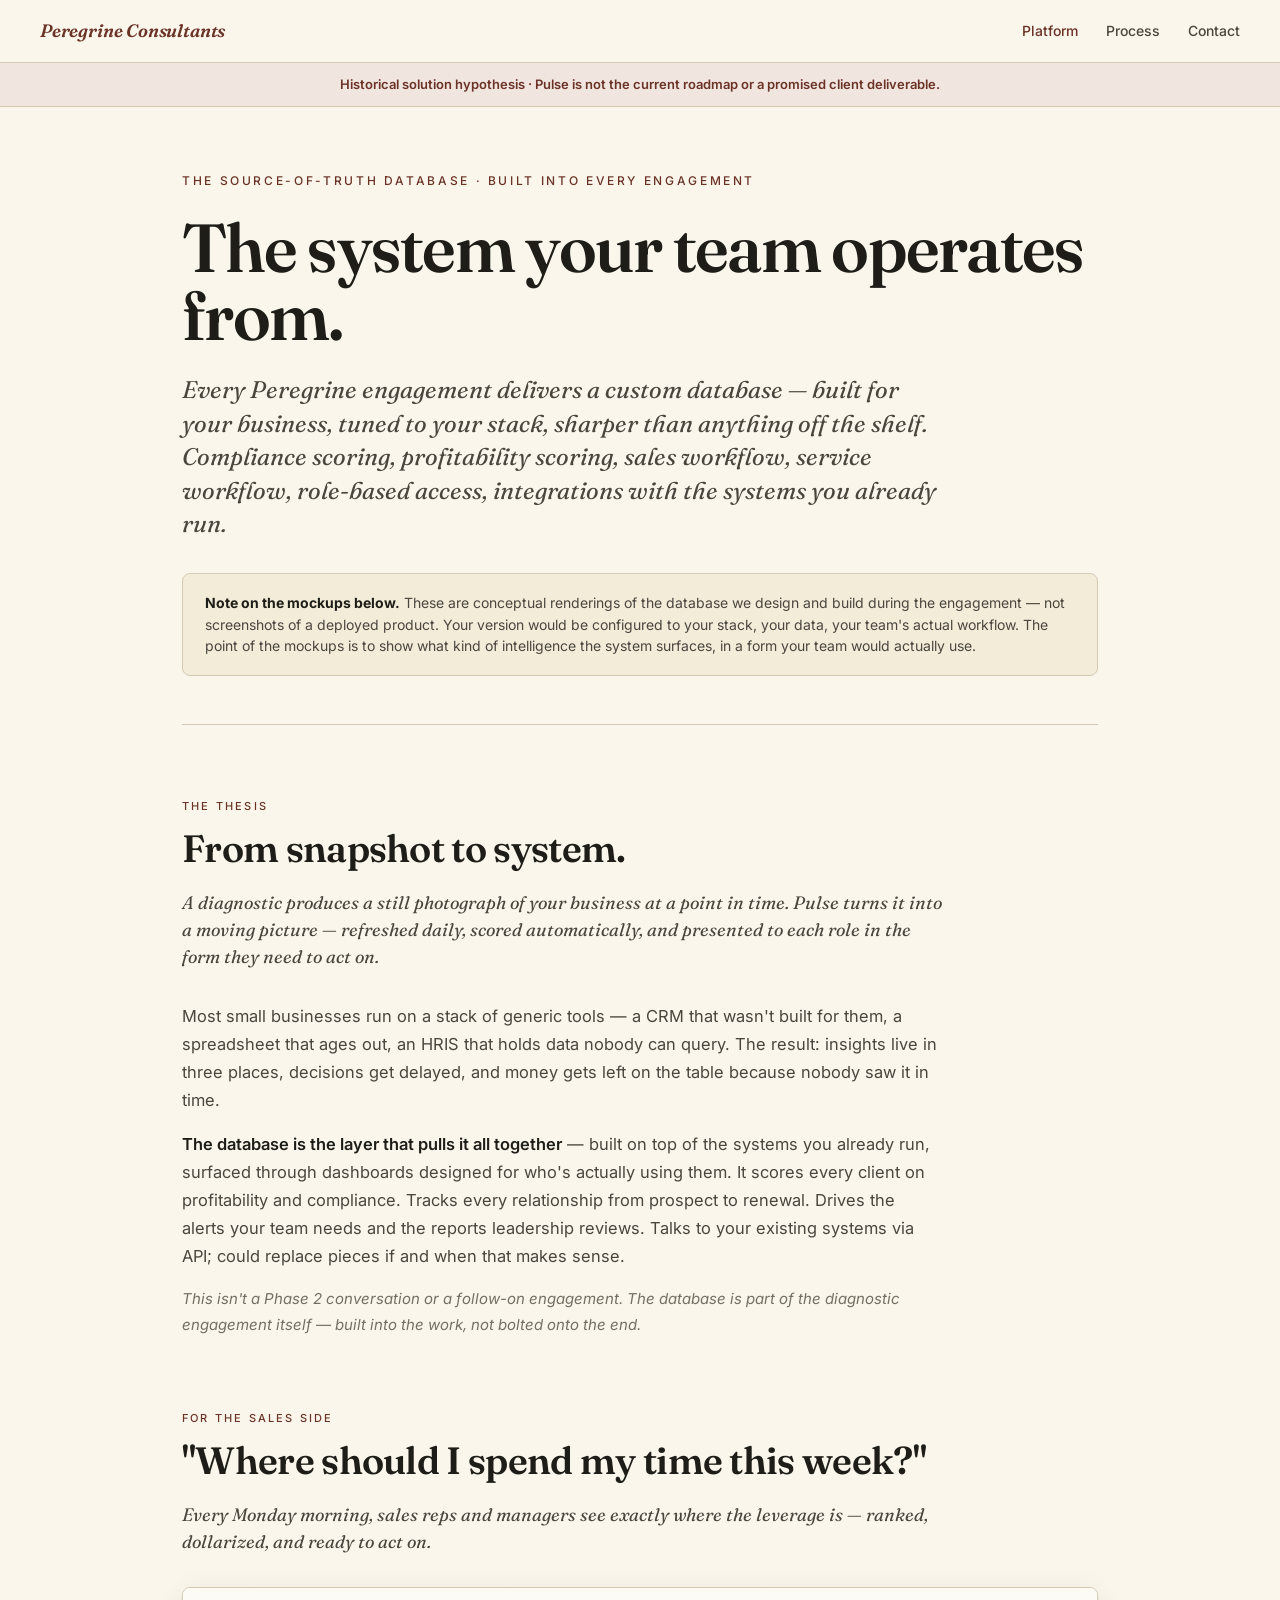
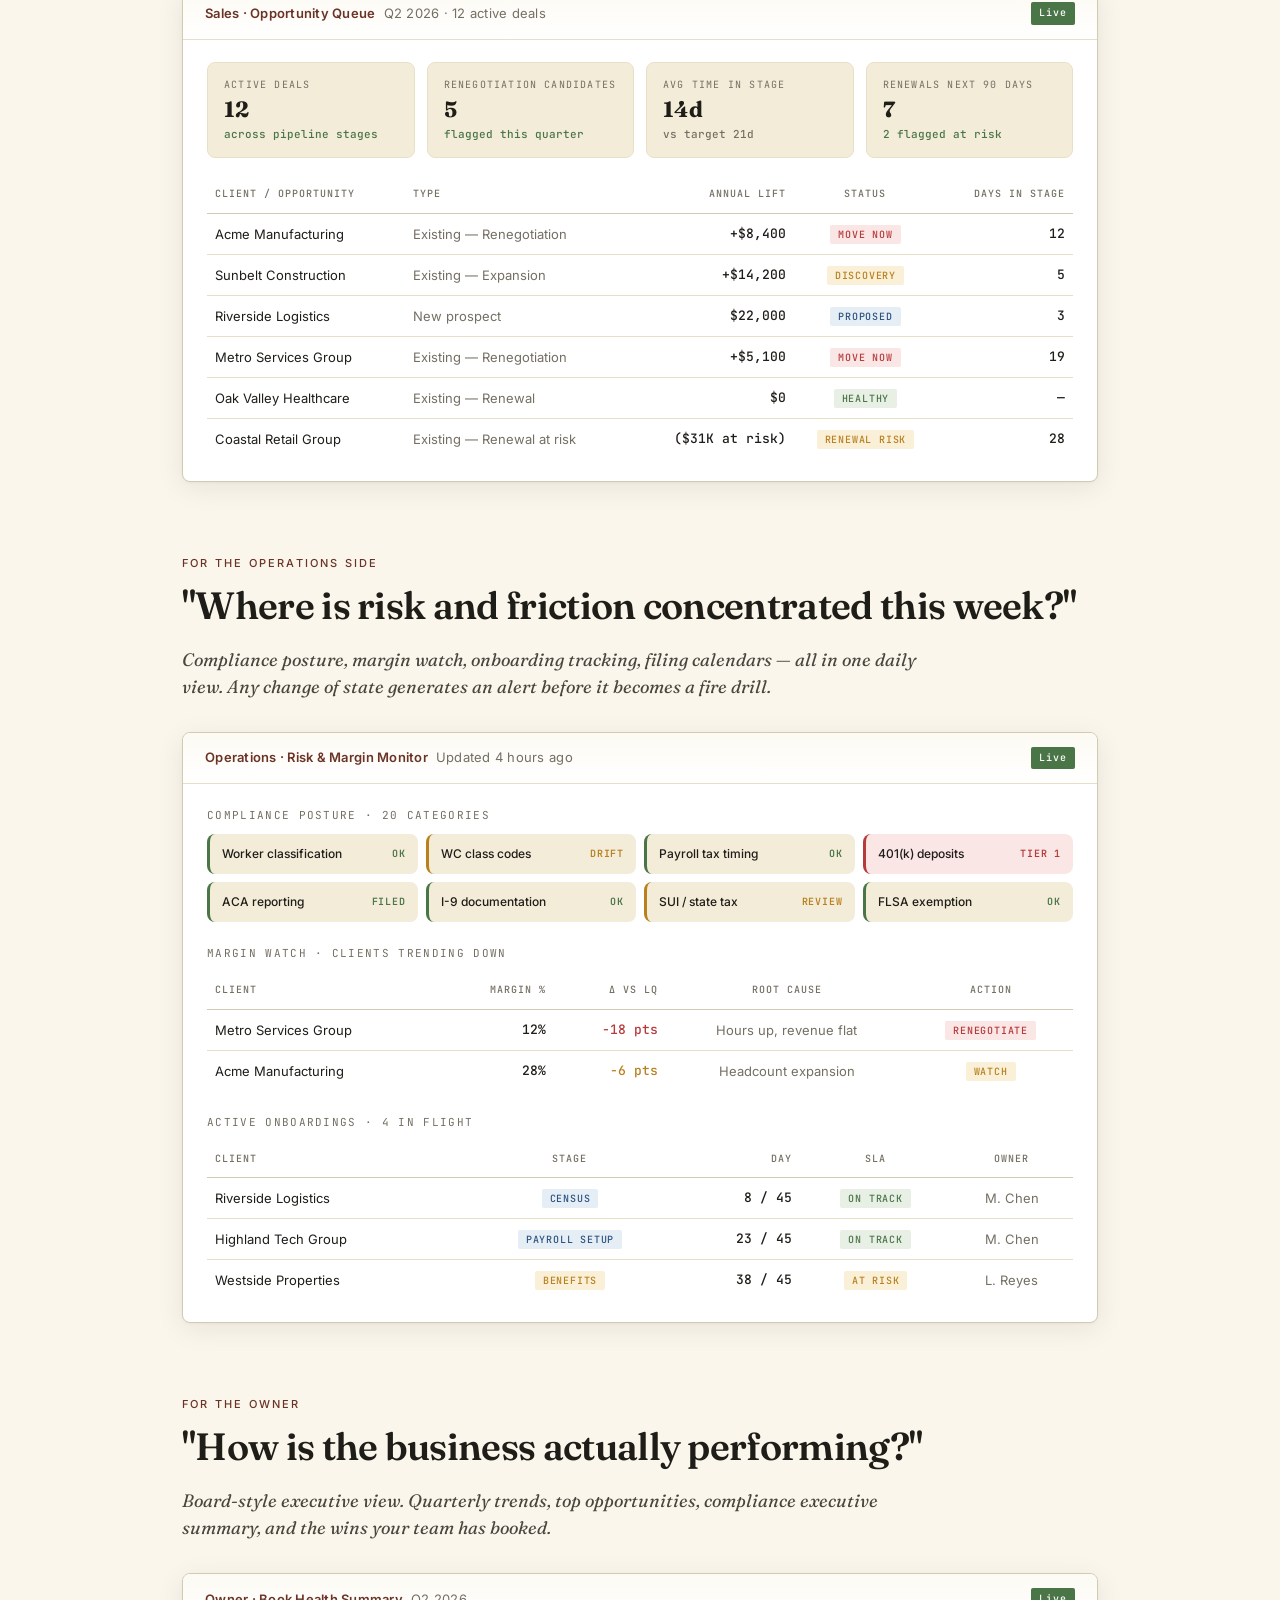
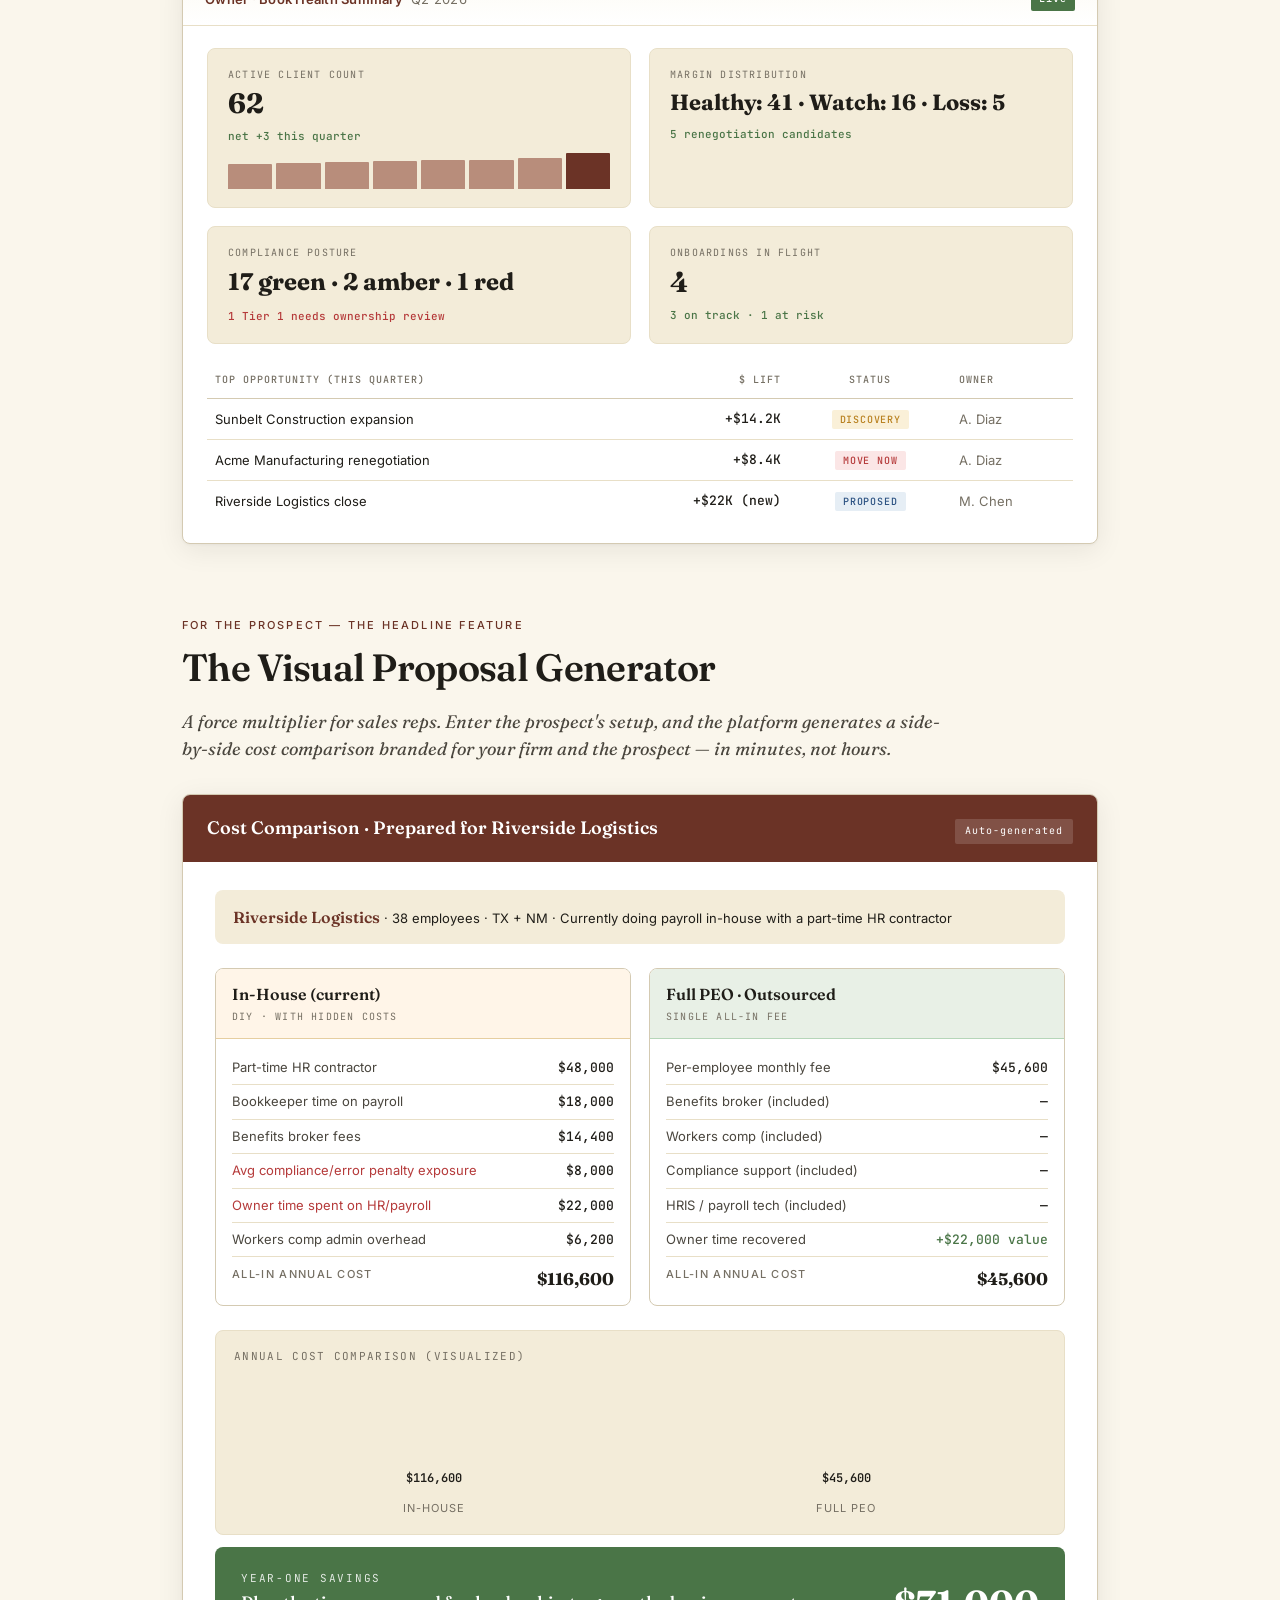
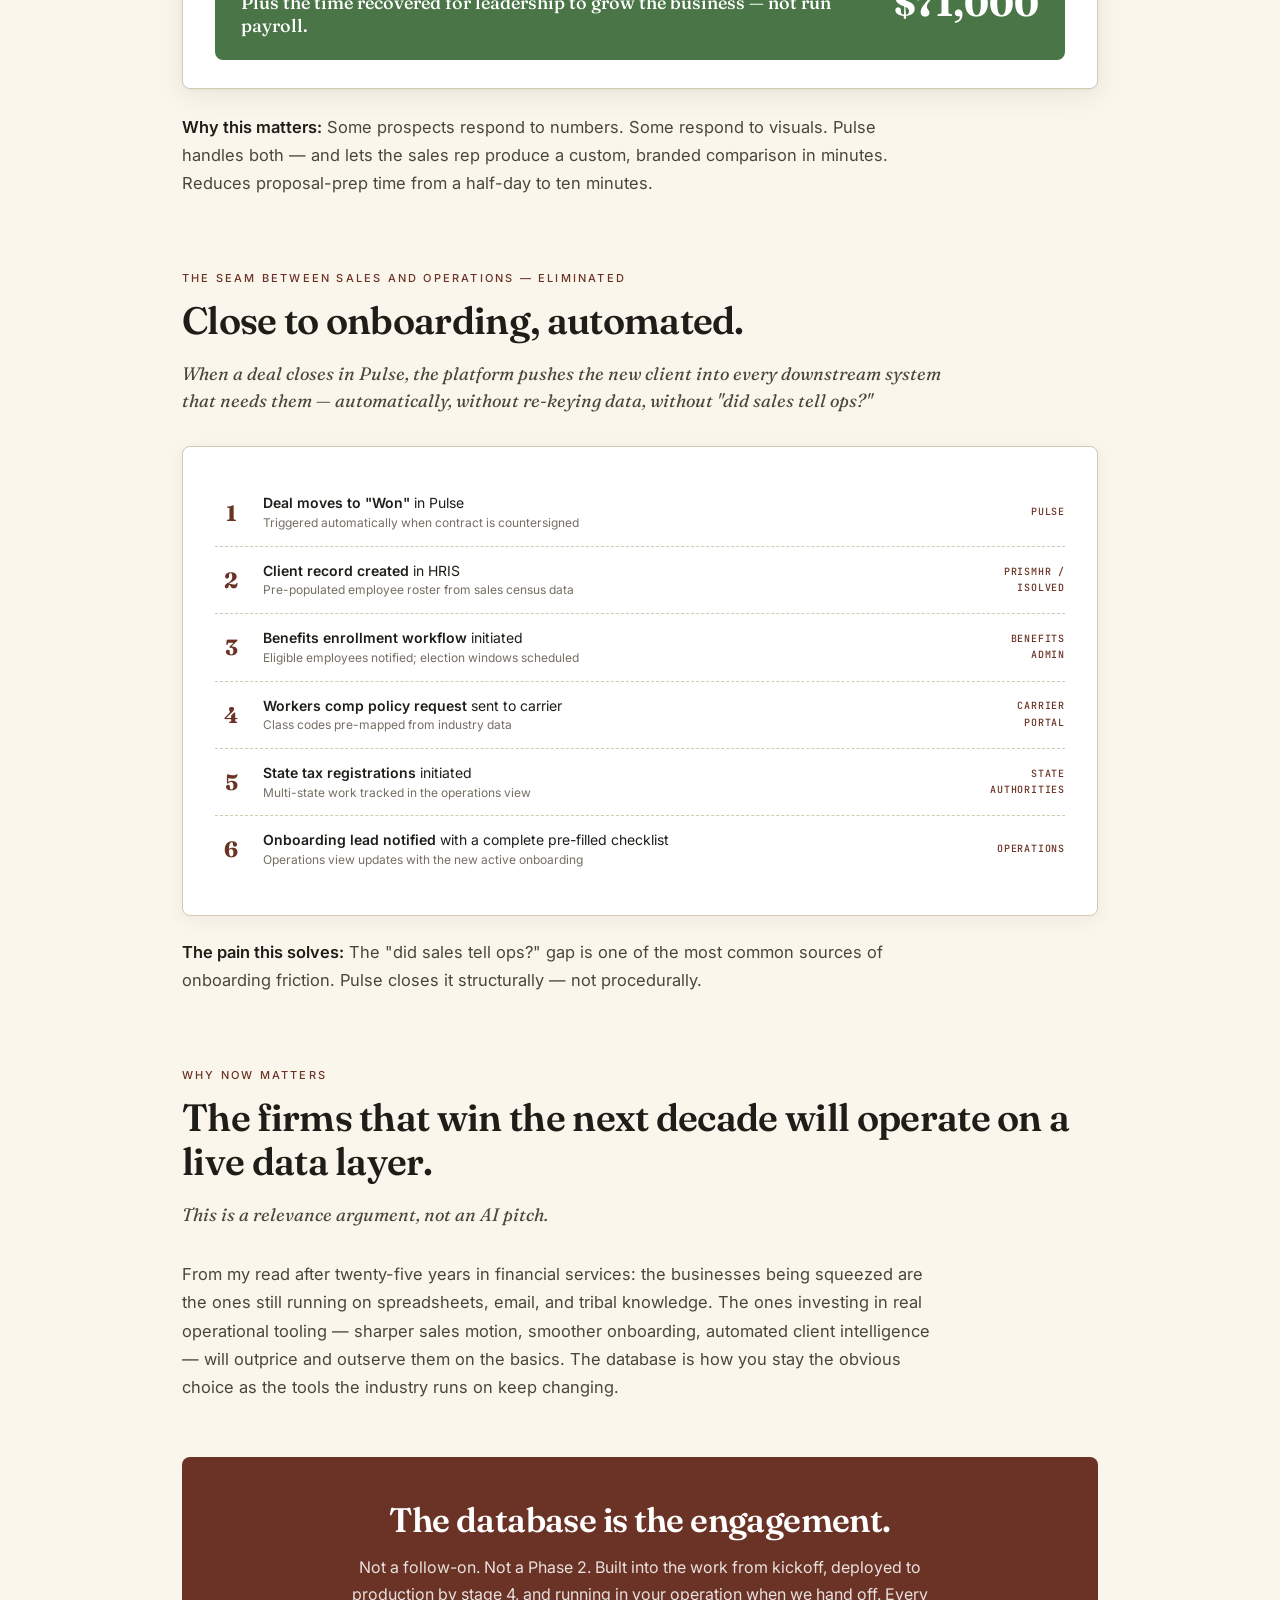
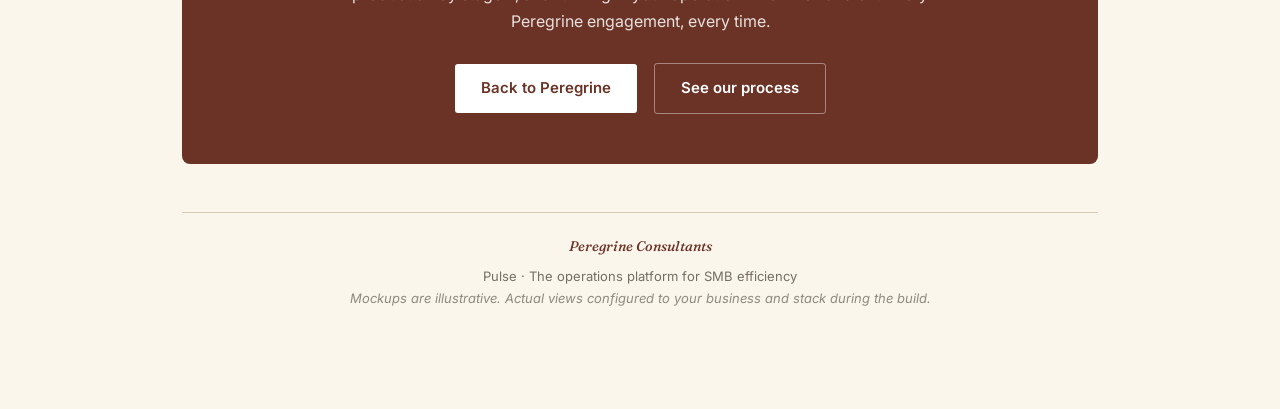
<file: pulse/index.html>
<!DOCTYPE html>
<html lang="en">
<head>
<script defer src="/config/plausible.js"></script>

<meta charset="UTF-8">
<meta name="viewport" content="width=device-width, initial-scale=1.0">
<link rel="icon" type="image/png" href="/favicon.png">
<link rel="apple-touch-icon" href="/preview-card.png">
<meta name="theme-color" content="#343A40">
<meta name="robots" content="noindex, nofollow">
<meta name="googlebot" content="noindex, nofollow">
<title>Pulse — The operations platform for SMB efficiency</title>
<meta name="description" content="A live intelligence platform tuned to your business. Sales pipeline, operations monitoring, owner-level visibility, visual proposal generator, and automated handoffs.">
<link rel="preconnect" href="https://fonts.googleapis.com">
<link rel="preconnect" href="https://fonts.gstatic.com" crossorigin>
<link href="https://fonts.googleapis.com/css2?family=Fraunces:opsz,wght@9..144,400;9..144,500;9..144,600;9..144,700;9..144,900&family=Inter:wght@400;500;600;700&family=JetBrains+Mono:wght@400;500;600&display=swap" rel="stylesheet">
<style>
  :root {
    --ink: #1f1d18;
    --ink-light: #4a463e;
    --ink-soft: #756f63;
    --paper: #faf6ec;
    --paper-deep: #f3ecd9;
    --paper-warm: #f7f0dd;
    --accent: #6b3326;
    --accent-light: #a06554;
    --accent-soft: #f1e5e0;
    --line: #d4cab2;
    --line-soft: #e8dfc7;
    --gold: #b88c2a;
    --green: #4a7547;
    --green-soft: #e8f0e6;
    --red: #b53a3a;
    --red-soft: #fbe6e6;
    --amber: #b8801f;
    --amber-soft: #faf0d8;
  }
  * { box-sizing: border-box; margin: 0; padding: 0; }
  html { scroll-behavior: smooth; }
  body {
    font-family: 'Inter', -apple-system, sans-serif;
    color: var(--ink);
    background: var(--paper);
    line-height: 1.65;
    font-size: 17px;
    -webkit-font-smoothing: antialiased;
    text-rendering: optimizeLegibility;
  }

  /* Top nav */
  .topnav {
    border-bottom: 1px solid var(--line);
    padding: 16px 40px;
    display: flex;
    justify-content: space-between;
    align-items: center;
    background: var(--paper);
    position: sticky;
    top: 0;
    z-index: 10;
  }
  @media (max-width: 640px) { .topnav { padding: 14px 22px; } }
  .nav-brand {
    font-family: 'Fraunces', serif;
    font-style: italic;
    font-size: 18px;
    font-weight: 600;
    color: var(--accent);
    letter-spacing: -0.01em;
    text-decoration: none;
  }
  .nav-links { display: flex; gap: 28px; align-items: center; }
  .nav-links a {
    font-size: 14px;
    color: var(--ink-light);
    text-decoration: none;
    font-weight: 500;
    transition: color 0.15s;
  }
  .nav-links a:hover, .nav-links a.active { color: var(--accent); }
  @media (max-width: 540px) { .nav-links { gap: 16px; } .nav-links a { font-size: 13px; } }

  .container { max-width: 980px; margin: 0 auto; padding: 64px 32px 100px; }
  @media (max-width: 640px) { .container { padding: 48px 22px 60px; } }

  /* Hero */
  .hero { margin-bottom: 64px; padding-bottom: 48px; border-bottom: 1px solid var(--line); }
  .hero-eyebrow {
    font-family: 'Inter', sans-serif;
    font-size: 12px;
    text-transform: uppercase;
    letter-spacing: 0.22em;
    color: var(--accent);
    font-weight: 500;
    margin-bottom: 22px;
  }
  h1.hero-title {
    font-family: 'Fraunces', serif;
    font-weight: 600;
    font-size: clamp(44px, 6vw, 68px);
    line-height: 1.0;
    letter-spacing: -0.025em;
    color: var(--ink);
    margin-bottom: 24px;
  }
  .hero-deck {
    font-family: 'Fraunces', serif;
    font-style: italic;
    font-weight: 400;
    font-size: clamp(20px, 2.4vw, 24px);
    line-height: 1.4;
    color: var(--ink-light);
    max-width: 760px;
  }

  /* Section */
  section { margin-top: 72px; }
  .section-eyebrow {
    font-family: 'Inter', sans-serif;
    font-size: 11px;
    text-transform: uppercase;
    letter-spacing: 0.2em;
    color: var(--accent);
    font-weight: 500;
    margin-bottom: 12px;
  }
  h2 {
    font-family: 'Fraunces', serif;
    font-weight: 600;
    font-size: clamp(28px, 3.4vw, 38px);
    line-height: 1.15;
    letter-spacing: -0.018em;
    color: var(--ink);
    margin-bottom: 18px;
  }
  .lede {
    font-family: 'Fraunces', serif;
    font-style: italic;
    font-size: 18px;
    color: var(--ink-light);
    line-height: 1.5;
    margin-bottom: 32px;
    max-width: 760px;
  }
  p {
    font-size: 16.5px;
    line-height: 1.7;
    margin-bottom: 16px;
    color: var(--ink-light);
    max-width: 760px;
  }
  p strong { color: var(--ink); font-weight: 600; }

  /* Big quote */
  .big-quote {
    font-family: 'Fraunces', serif;
    font-weight: 500;
    font-style: italic;
    font-size: clamp(24px, 3vw, 32px);
    line-height: 1.3;
    color: var(--ink);
    border-left: 4px solid var(--accent);
    padding: 12px 0 12px 28px;
    margin: 36px 0;
    max-width: 880px;
  }

  /* Mockup screen — used for all dashboard mockups */
  .mockup {
    background: white;
    border: 1px solid var(--line);
    border-radius: 8px;
    box-shadow: 0 6px 28px rgba(31,29,24,0.08), 0 1px 3px rgba(31,29,24,0.04);
    margin-top: 24px;
    overflow: hidden;
  }
  .mockup-header {
    display: flex;
    justify-content: space-between;
    align-items: center;
    padding: 14px 22px;
    background: linear-gradient(to bottom, #fcfaf3, white);
    border-bottom: 1px solid var(--line-soft);
  }
  .mockup-title {
    font-family: 'Inter', sans-serif;
    font-weight: 600;
    font-size: 13px;
    color: var(--accent);
    letter-spacing: 0.02em;
  }
  .mockup-title .sub { color: var(--ink-soft); font-weight: 400; margin-left: 8px; }
  .mockup-tag {
    font-family: 'JetBrains Mono', monospace;
    font-size: 10px;
    background: var(--green);
    color: white;
    padding: 3px 8px;
    border-radius: 2px;
    letter-spacing: 0.1em;
    font-weight: 500;
  }
  .mockup-body { padding: 22px 24px; }

  /* KPI cards */
  .kpis {
    display: grid;
    grid-template-columns: repeat(4, 1fr);
    gap: 12px;
    margin-bottom: 18px;
  }
  @media (max-width: 700px) { .kpis { grid-template-columns: repeat(2, 1fr); } }
  .kpi {
    background: var(--paper-deep);
    padding: 14px 16px;
    border-radius: 8px;
    border: 1px solid var(--line-soft);
  }
  .kpi-label {
    font-family: 'JetBrains Mono', monospace;
    font-size: 10px;
    text-transform: uppercase;
    letter-spacing: 0.12em;
    color: var(--ink-soft);
    margin-bottom: 4px;
  }
  .kpi-value {
    font-family: 'Fraunces', serif;
    font-weight: 700;
    font-size: 22px;
    color: var(--ink);
    line-height: 1.1;
  }
  .kpi-trend {
    font-family: 'JetBrains Mono', monospace;
    font-size: 11px;
    color: var(--green);
    margin-top: 4px;
    font-weight: 500;
  }
  .kpi-trend.down { color: var(--red); }
  .kpi-trend.flat { color: var(--ink-soft); }

  /* Mockup table */
  .mtable {
    width: 100%;
    border-collapse: collapse;
    font-size: 13px;
  }
  .mtable thead th {
    font-family: 'JetBrains Mono', monospace;
    font-size: 10px;
    text-transform: uppercase;
    letter-spacing: 0.1em;
    color: var(--ink-soft);
    font-weight: 500;
    padding: 10px 8px;
    border-bottom: 1px solid var(--line);
    text-align: left;
  }
  .mtable thead th.right, .mtable td.right { text-align: right; }
  .mtable thead th.center, .mtable td.center { text-align: center; }
  .mtable td {
    padding: 10px 8px;
    border-bottom: 1px solid var(--line-soft);
    color: var(--ink);
    line-height: 1.4;
  }
  .mtable tr:last-child td { border-bottom: none; }
  .mtable td.muted { color: var(--ink-soft); }
  .mtable td.num { font-family: 'JetBrains Mono', monospace; font-weight: 500; }

  /* Status pills */
  .pill {
    display: inline-block;
    font-family: 'JetBrains Mono', monospace;
    font-size: 10px;
    padding: 2px 8px;
    border-radius: 2px;
    text-transform: uppercase;
    letter-spacing: 0.08em;
    font-weight: 500;
    line-height: 1.5;
  }
  .pill.green { background: var(--green-soft); color: var(--green); }
  .pill.amber { background: var(--amber-soft); color: var(--amber); }
  .pill.red { background: var(--red-soft); color: var(--red); }
  .pill.gray { background: var(--paper-deep); color: var(--ink-soft); }
  .pill.blue { background: #e6eef5; color: #2c5282; }

  /* Compliance grid (Operations view) */
  .compliance-grid {
    display: grid;
    grid-template-columns: repeat(4, 1fr);
    gap: 8px;
    margin-bottom: 18px;
  }
  @media (max-width: 800px) { .compliance-grid { grid-template-columns: repeat(2, 1fr); } }
  .comp-cell {
    background: var(--paper-deep);
    padding: 10px 12px;
    border-radius: 8px;
    border-left: 3px solid var(--green);
    display: flex;
    justify-content: space-between;
    align-items: center;
    font-size: 12px;
  }
  .comp-cell.amber { border-left-color: var(--amber); }
  .comp-cell.red { border-left-color: var(--red); background: var(--red-soft); }
  .comp-cell-name { font-weight: 500; color: var(--ink); }
  .comp-cell-status {
    font-family: 'JetBrains Mono', monospace;
    font-size: 10px;
    text-transform: uppercase;
    letter-spacing: 0.08em;
    font-weight: 600;
  }
  .comp-cell .green-text { color: var(--green); }
  .comp-cell .amber-text { color: var(--amber); }
  .comp-cell .red-text { color: var(--red); }

  /* Owner view trend chart (CSS-only) */
  .owner-grid {
    display: grid;
    grid-template-columns: 1fr 1fr;
    gap: 18px;
    margin-bottom: 18px;
  }
  @media (max-width: 700px) { .owner-grid { grid-template-columns: 1fr; } }
  .owner-card {
    background: var(--paper-deep);
    padding: 18px 20px;
    border-radius: 8px;
    border: 1px solid var(--line-soft);
  }
  .owner-card-label {
    font-family: 'JetBrains Mono', monospace;
    font-size: 10px;
    text-transform: uppercase;
    letter-spacing: 0.12em;
    color: var(--ink-soft);
    margin-bottom: 6px;
  }
  .owner-card-value {
    font-family: 'Fraunces', serif;
    font-weight: 700;
    font-size: 28px;
    color: var(--ink);
    line-height: 1;
    margin-bottom: 10px;
  }
  /* Mini CSS-only "chart" bars */
  .mini-bars {
    display: flex;
    align-items: flex-end;
    gap: 4px;
    height: 36px;
    margin-top: 8px;
  }
  .mini-bar {
    flex: 1;
    background: var(--accent-light);
    border-radius: 1px 1px 0 0;
    opacity: 0.7;
  }
  .mini-bar.tall { background: var(--accent); opacity: 1; }

  /* Visual Proposal Generator section */
  .vpg {
    background: white;
    border: 1px solid var(--line);
    border-radius: 8px;
    box-shadow: 0 6px 28px rgba(31,29,24,0.08), 0 1px 3px rgba(31,29,24,0.04);
    margin-top: 24px;
    overflow: hidden;
  }
  .vpg-header {
    background: var(--accent);
    color: white;
    padding: 18px 24px;
    display: flex;
    justify-content: space-between;
    align-items: baseline;
  }
  .vpg-title {
    font-family: 'Fraunces', serif;
    font-weight: 600;
    font-size: 18px;
  }
  .vpg-tag {
    font-family: 'JetBrains Mono', monospace;
    font-size: 10px;
    background: rgba(255,255,255,0.15);
    padding: 4px 10px;
    border-radius: 2px;
    letter-spacing: 0.1em;
  }
  .vpg-body { padding: 28px 32px; }
  .vpg-prospect {
    background: var(--paper-deep);
    padding: 14px 18px;
    border-radius: 8px;
    margin-bottom: 24px;
    font-size: 13px;
    color: var(--ink);
  }
  .vpg-prospect strong { color: var(--accent); font-family: 'Fraunces', serif; font-size: 16px; font-weight: 600; }

  .vpg-compare {
    display: grid;
    grid-template-columns: 1fr 1fr;
    gap: 18px;
    margin-bottom: 22px;
  }
  @media (max-width: 700px) { .vpg-compare { grid-template-columns: 1fr; } }
  .vpg-side {
    border: 1px solid var(--line);
    border-radius: 8px;
    overflow: hidden;
  }
  .vpg-side-header {
    padding: 12px 16px;
    border-bottom: 1px solid var(--line);
    background: var(--paper-deep);
  }
  .vpg-side-header.diy { background: #fff5e8; border-bottom-color: #e6cea0; }
  .vpg-side-header.outsource { background: var(--green-soft); border-bottom-color: #b5d6b8; }
  .vpg-side-name {
    font-family: 'Fraunces', serif;
    font-weight: 600;
    font-size: 16px;
    color: var(--ink);
  }
  .vpg-side-tag {
    font-family: 'JetBrains Mono', monospace;
    font-size: 10px;
    text-transform: uppercase;
    letter-spacing: 0.12em;
    color: var(--ink-soft);
    margin-top: 2px;
  }
  .vpg-line-items {
    padding: 12px 16px;
  }
  .vpg-line {
    display: flex;
    justify-content: space-between;
    padding: 6px 0;
    font-size: 13px;
    color: var(--ink-light);
    border-bottom: 1px solid var(--line-soft);
  }
  .vpg-line:last-of-type { border-bottom: 1px solid var(--ink); margin-bottom: 8px; }
  .vpg-line-label.warn { color: var(--red); }
  .vpg-line-amount {
    font-family: 'JetBrains Mono', monospace;
    font-weight: 500;
    color: var(--ink);
  }
  .vpg-total {
    display: flex;
    justify-content: space-between;
    padding: 8px 0 0 0;
    font-family: 'Fraunces', serif;
    font-weight: 700;
    font-size: 17px;
    color: var(--ink);
  }
  .vpg-total .label { font-family: 'Inter', sans-serif; font-size: 11px; text-transform: uppercase; letter-spacing: 0.12em; color: var(--ink-soft); font-weight: 500; }

  .vpg-savings {
    background: var(--green);
    color: white;
    padding: 22px 26px;
    border-radius: 8px;
    display: grid;
    grid-template-columns: 1fr auto;
    align-items: center;
    gap: 16px;
  }
  .vpg-savings-label {
    font-family: 'JetBrains Mono', monospace;
    font-size: 11px;
    text-transform: uppercase;
    letter-spacing: 0.16em;
    opacity: 0.85;
    margin-bottom: 4px;
  }
  .vpg-savings-msg {
    font-family: 'Fraunces', serif;
    font-size: 18px;
    font-weight: 500;
    line-height: 1.3;
  }
  .vpg-savings-amount {
    font-family: 'Fraunces', serif;
    font-size: 36px;
    font-weight: 700;
    line-height: 1;
    text-align: right;
  }
  @media (max-width: 600px) { .vpg-savings { grid-template-columns: 1fr; } .vpg-savings-amount { text-align: left; } }

  /* CSS bar chart */
  .bar-chart {
    margin: 24px 0 12px 0;
    padding: 16px 18px;
    background: var(--paper-deep);
    border-radius: 8px;
    border: 1px solid var(--line-soft);
  }
  .bar-chart-title {
    font-family: 'JetBrains Mono', monospace;
    font-size: 11px;
    text-transform: uppercase;
    letter-spacing: 0.12em;
    color: var(--ink-soft);
    margin-bottom: 12px;
  }
  .bars {
    display: flex;
    gap: 12px;
    align-items: flex-end;
    height: 140px;
  }
  .bar-group {
    flex: 1;
    text-align: center;
  }
  .bar {
    margin: 0 auto;
    border-radius: 2px 2px 0 0;
    width: 60%;
    position: relative;
  }
  .bar-amount {
    position: absolute;
    top: -22px;
    left: 50%;
    transform: translateX(-50%);
    font-family: 'JetBrains Mono', monospace;
    font-size: 12px;
    font-weight: 600;
    color: var(--ink);
    white-space: nowrap;
  }
  .bar-label {
    margin-top: 8px;
    font-family: 'Inter', sans-serif;
    font-size: 11px;
    color: var(--ink-soft);
    text-transform: uppercase;
    letter-spacing: 0.08em;
  }

  /* API integration diagram */
  .api-diagram {
    background: white;
    border: 1px solid var(--line);
    border-radius: 8px;
    box-shadow: 0 4px 18px rgba(31,29,24,0.06);
    padding: 32px;
    margin-top: 24px;
  }
  .api-flow {
    display: grid;
    grid-template-columns: 1fr;
    gap: 0;
  }
  .api-row {
    display: grid;
    grid-template-columns: auto 1fr 80px;
    gap: 16px;
    padding: 14px 0;
    border-bottom: 1px dashed var(--line);
    align-items: center;
  }
  .api-row:last-child { border-bottom: none; }
  .api-step {
    font-family: 'Fraunces', serif;
    font-weight: 700;
    font-size: 22px;
    color: var(--accent);
    width: 32px;
    text-align: center;
  }
  .api-event {
    font-size: 14px;
    color: var(--ink);
    line-height: 1.4;
  }
  .api-event strong { font-weight: 600; }
  .api-event em { color: var(--ink-soft); font-style: normal; font-size: 12px; display: block; margin-top: 2px; }
  .api-target {
    font-family: 'JetBrains Mono', monospace;
    font-size: 10px;
    text-transform: uppercase;
    letter-spacing: 0.08em;
    color: var(--accent);
    text-align: right;
    font-weight: 500;
  }

  /* CTA */
  .cta {
    background: var(--accent);
    color: white;
    padding: 44px 40px;
    border-radius: 8px;
    margin-top: 56px;
    text-align: center;
  }
  .cta h2 {
    color: white;
    margin-bottom: 14px;
    font-size: clamp(26px, 3.2vw, 34px);
  }
  .cta p { color: rgba(255,255,255,0.85); max-width: 600px; margin: 0 auto 22px; font-size: 16px; }
  .cta a {
    display: inline-block;
    background: white;
    color: var(--accent);
    text-decoration: none;
    font-weight: 600;
    padding: 12px 26px;
    border-radius: 3px;
    margin: 6px;
    font-size: 15px;
    transition: transform 0.15s;
  }
  .cta a:hover { transform: translateY(-1px); }
  .cta a.secondary {
    background: transparent;
    color: white;
    border: 1px solid rgba(255,255,255,0.4);
  }

  /* Footer */
  .doc-footer {
    margin-top: 48px;
    padding-top: 22px;
    border-top: 1px solid var(--line);
    font-size: 13px;
    color: var(--ink-soft);
    text-align: center;
    line-height: 1.7;
  }
  .doc-footer .peregrine {
    font-family: 'Fraunces', serif;
    font-style: italic;
    font-size: 14px;
    color: var(--accent);
    font-weight: 500;
    display: inline-block;
    margin-bottom: 6px;
  }
</style>
</head>
<body>

<!-- Top nav -->
<nav class="topnav">
  <a href="/" class="nav-brand">Peregrine Consultants</a>
  <div class="nav-links">
    <a href="/pulse" class="active">Platform</a>
    <a href="/process">Process</a>
    <a href="mailto:ivan@ivanadiaz.com">Contact</a>
  </div>
</nav>

<div style="padding:12px 24px;background:#f1e5e0;border-bottom:1px solid #d4cab2;text-align:center;font:600 13px/1.5 Inter,sans-serif;color:#6b3326;">Historical solution hypothesis · Pulse is not the current roadmap or a promised client deliverable.</div>

<div class="container">

  <!-- Hero -->
  <header class="hero">
    <div class="hero-eyebrow">The Source-of-Truth Database · Built into every engagement</div>
    <h1 class="hero-title">The system your team operates from.</h1>
    <p class="hero-deck">Every Peregrine engagement delivers a custom database — built for your business, tuned to your stack, sharper than anything off the shelf. Compliance scoring, profitability scoring, sales workflow, service workflow, role-based access, integrations with the systems you already run.</p>

    <div style="margin-top: 32px; padding: 18px 22px; background: var(--paper-deep); border: 1px solid var(--line); border-radius: 8px; font-size: 14px; color: var(--ink-light); line-height: 1.55;">
      <strong style="color: var(--ink);">Note on the mockups below.</strong> These are conceptual renderings of the database we design and build during the engagement — not screenshots of a deployed product. Your version would be configured to your stack, your data, your team's actual workflow. The point of the mockups is to show what kind of intelligence the system surfaces, in a form your team would actually use.
    </div>
  </header>

  <!-- Thesis -->
  <section>
    <div class="section-eyebrow">The thesis</div>
    <h2>From snapshot to system.</h2>
    <p class="lede">A diagnostic produces a still photograph of your business at a point in time. Pulse turns it into a moving picture — refreshed daily, scored automatically, and presented to each role in the form they need to act on.</p>

    <p>Most small businesses run on a stack of generic tools — a CRM that wasn't built for them, a spreadsheet that ages out, an HRIS that holds data nobody can query. The result: insights live in three places, decisions get delayed, and money gets left on the table because nobody saw it in time.</p>

    <p><strong>The database is the layer that pulls it all together</strong> — built on top of the systems you already run, surfaced through dashboards designed for who's actually using them. It scores every client on profitability and compliance. Tracks every relationship from prospect to renewal. Drives the alerts your team needs and the reports leadership reviews. Talks to your existing systems via API; could replace pieces if and when that makes sense.</p>

    <p style="font-style: italic; color: var(--ink-soft); font-size: 15px;">This isn't a Phase 2 conversation or a follow-on engagement. The database is part of the diagnostic engagement itself — built into the work, not bolted onto the end.</p>
  </section>

  <!-- Sales view mockup -->
  <section>
    <div class="section-eyebrow">For the sales side</div>
    <h2>"Where should I spend my time this week?"</h2>
    <p class="lede">Every Monday morning, sales reps and managers see exactly where the leverage is — ranked, dollarized, and ready to act on.</p>

    <div class="mockup">
      <div class="mockup-header">
        <div class="mockup-title">Sales · Opportunity Queue<span class="sub">Q2 2026 · 12 active deals</span></div>
        <div class="mockup-tag">Live</div>
      </div>
      <div class="mockup-body">

        <div class="kpis">
          <div class="kpi">
            <div class="kpi-label">Active deals</div>
            <div class="kpi-value">12</div>
            <div class="kpi-trend">across pipeline stages</div>
          </div>
          <div class="kpi">
            <div class="kpi-label">Renegotiation candidates</div>
            <div class="kpi-value">5</div>
            <div class="kpi-trend">flagged this quarter</div>
          </div>
          <div class="kpi">
            <div class="kpi-label">Avg time in stage</div>
            <div class="kpi-value">14d</div>
            <div class="kpi-trend flat">vs target 21d</div>
          </div>
          <div class="kpi">
            <div class="kpi-label">Renewals next 90 days</div>
            <div class="kpi-value">7</div>
            <div class="kpi-trend">2 flagged at risk</div>
          </div>
        </div>

        <table class="mtable">
          <thead>
            <tr>
              <th>Client / Opportunity</th>
              <th>Type</th>
              <th class="right">Annual Lift</th>
              <th class="center">Status</th>
              <th class="right">Days in stage</th>
            </tr>
          </thead>
          <tbody>
            <tr>
              <td>Acme Manufacturing</td>
              <td class="muted">Existing — Renegotiation</td>
              <td class="right num">+$8,400</td>
              <td class="center"><span class="pill red">Move now</span></td>
              <td class="right num">12</td>
            </tr>
            <tr>
              <td>Sunbelt Construction</td>
              <td class="muted">Existing — Expansion</td>
              <td class="right num">+$14,200</td>
              <td class="center"><span class="pill amber">Discovery</span></td>
              <td class="right num">5</td>
            </tr>
            <tr>
              <td>Riverside Logistics</td>
              <td class="muted">New prospect</td>
              <td class="right num">$22,000</td>
              <td class="center"><span class="pill blue">Proposed</span></td>
              <td class="right num">3</td>
            </tr>
            <tr>
              <td>Metro Services Group</td>
              <td class="muted">Existing — Renegotiation</td>
              <td class="right num">+$5,100</td>
              <td class="center"><span class="pill red">Move now</span></td>
              <td class="right num">19</td>
            </tr>
            <tr>
              <td>Oak Valley Healthcare</td>
              <td class="muted">Existing — Renewal</td>
              <td class="right num">$0</td>
              <td class="center"><span class="pill green">Healthy</span></td>
              <td class="right num">—</td>
            </tr>
            <tr>
              <td>Coastal Retail Group</td>
              <td class="muted">Existing — Renewal at risk</td>
              <td class="right num">($31K at risk)</td>
              <td class="center"><span class="pill amber">Renewal risk</span></td>
              <td class="right num">28</td>
            </tr>
          </tbody>
        </table>

      </div>
    </div>
  </section>

  <!-- Operations view mockup -->
  <section>
    <div class="section-eyebrow">For the operations side</div>
    <h2>"Where is risk and friction concentrated this week?"</h2>
    <p class="lede">Compliance posture, margin watch, onboarding tracking, filing calendars — all in one daily view. Any change of state generates an alert before it becomes a fire drill.</p>

    <div class="mockup">
      <div class="mockup-header">
        <div class="mockup-title">Operations · Risk &amp; Margin Monitor<span class="sub">Updated 4 hours ago</span></div>
        <div class="mockup-tag">Live</div>
      </div>
      <div class="mockup-body">

        <div style="font-family: 'JetBrains Mono', monospace; font-size: 11px; text-transform: uppercase; letter-spacing: 0.12em; color: var(--ink-soft); margin-bottom: 10px;">Compliance posture · 20 categories</div>
        <div class="compliance-grid">
          <div class="comp-cell"><span class="comp-cell-name">Worker classification</span><span class="comp-cell-status green-text">OK</span></div>
          <div class="comp-cell amber"><span class="comp-cell-name">WC class codes</span><span class="comp-cell-status amber-text">Drift</span></div>
          <div class="comp-cell"><span class="comp-cell-name">Payroll tax timing</span><span class="comp-cell-status green-text">OK</span></div>
          <div class="comp-cell red"><span class="comp-cell-name">401(k) deposits</span><span class="comp-cell-status red-text">Tier 1</span></div>
          <div class="comp-cell"><span class="comp-cell-name">ACA reporting</span><span class="comp-cell-status green-text">Filed</span></div>
          <div class="comp-cell"><span class="comp-cell-name">I-9 documentation</span><span class="comp-cell-status green-text">OK</span></div>
          <div class="comp-cell amber"><span class="comp-cell-name">SUI / state tax</span><span class="comp-cell-status amber-text">Review</span></div>
          <div class="comp-cell"><span class="comp-cell-name">FLSA exemption</span><span class="comp-cell-status green-text">OK</span></div>
        </div>

        <div style="font-family: 'JetBrains Mono', monospace; font-size: 11px; text-transform: uppercase; letter-spacing: 0.12em; color: var(--ink-soft); margin: 22px 0 10px 0;">Margin watch · clients trending down</div>
        <table class="mtable">
          <thead>
            <tr>
              <th>Client</th>
              <th class="right">Margin %</th>
              <th class="right">Δ vs LQ</th>
              <th class="center">Root cause</th>
              <th class="center">Action</th>
            </tr>
          </thead>
          <tbody>
            <tr>
              <td>Metro Services Group</td>
              <td class="right num">12%</td>
              <td class="right num" style="color: var(--red);">−18 pts</td>
              <td class="center muted">Hours up, revenue flat</td>
              <td class="center"><span class="pill red">Renegotiate</span></td>
            </tr>
            <tr>
              <td>Acme Manufacturing</td>
              <td class="right num">28%</td>
              <td class="right num" style="color: var(--amber);">−6 pts</td>
              <td class="center muted">Headcount expansion</td>
              <td class="center"><span class="pill amber">Watch</span></td>
            </tr>
          </tbody>
        </table>

        <div style="font-family: 'JetBrains Mono', monospace; font-size: 11px; text-transform: uppercase; letter-spacing: 0.12em; color: var(--ink-soft); margin: 22px 0 10px 0;">Active onboardings · 4 in flight</div>
        <table class="mtable">
          <thead>
            <tr>
              <th>Client</th>
              <th class="center">Stage</th>
              <th class="right">Day</th>
              <th class="center">SLA</th>
              <th class="center">Owner</th>
            </tr>
          </thead>
          <tbody>
            <tr><td>Riverside Logistics</td><td class="center"><span class="pill blue">Census</span></td><td class="right num">8 / 45</td><td class="center"><span class="pill green">On track</span></td><td class="center muted">M. Chen</td></tr>
            <tr><td>Highland Tech Group</td><td class="center"><span class="pill blue">Payroll setup</span></td><td class="right num">23 / 45</td><td class="center"><span class="pill green">On track</span></td><td class="center muted">M. Chen</td></tr>
            <tr><td>Westside Properties</td><td class="center"><span class="pill amber">Benefits</span></td><td class="right num">38 / 45</td><td class="center"><span class="pill amber">At risk</span></td><td class="center muted">L. Reyes</td></tr>
          </tbody>
        </table>

      </div>
    </div>
  </section>

  <!-- Owner view mockup -->
  <section>
    <div class="section-eyebrow">For the owner</div>
    <h2>"How is the business actually performing?"</h2>
    <p class="lede">Board-style executive view. Quarterly trends, top opportunities, compliance executive summary, and the wins your team has booked.</p>

    <div class="mockup">
      <div class="mockup-header">
        <div class="mockup-title">Owner · Book Health Summary<span class="sub">Q2 2026</span></div>
        <div class="mockup-tag">Live</div>
      </div>
      <div class="mockup-body">

        <div class="owner-grid">
          <div class="owner-card">
            <div class="owner-card-label">Active client count</div>
            <div class="owner-card-value">62</div>
            <div class="kpi-trend">net +3 this quarter</div>
            <div class="mini-bars">
              <div class="mini-bar" style="height: 70%;"></div>
              <div class="mini-bar" style="height: 72%;"></div>
              <div class="mini-bar" style="height: 75%;"></div>
              <div class="mini-bar" style="height: 78%;"></div>
              <div class="mini-bar" style="height: 80%;"></div>
              <div class="mini-bar" style="height: 82%;"></div>
              <div class="mini-bar" style="height: 88%;"></div>
              <div class="mini-bar tall" style="height: 100%;"></div>
            </div>
          </div>
          <div class="owner-card">
            <div class="owner-card-label">Margin distribution</div>
            <div class="owner-card-value" style="font-size: 22px; line-height: 1.2;">Healthy: 41 · Watch: 16 · Loss: 5</div>
            <div class="kpi-trend">5 renegotiation candidates</div>
          </div>
          <div class="owner-card">
            <div class="owner-card-label">Compliance posture</div>
            <div class="owner-card-value" style="font-size: 24px; line-height: 1.2;">17 green · 2 amber · 1 red</div>
            <div class="kpi-trend down">1 Tier 1 needs ownership review</div>
          </div>
          <div class="owner-card">
            <div class="owner-card-label">Onboardings in flight</div>
            <div class="owner-card-value">4</div>
            <div class="kpi-trend">3 on track · 1 at risk</div>
          </div>
        </div>

        <table class="mtable">
          <thead>
            <tr>
              <th>Top opportunity (this quarter)</th>
              <th class="right">$ Lift</th>
              <th class="center">Status</th>
              <th class="muted">Owner</th>
            </tr>
          </thead>
          <tbody>
            <tr><td>Sunbelt Construction expansion</td><td class="right num">+$14.2K</td><td class="center"><span class="pill amber">Discovery</span></td><td class="muted">A. Diaz</td></tr>
            <tr><td>Acme Manufacturing renegotiation</td><td class="right num">+$8.4K</td><td class="center"><span class="pill red">Move now</span></td><td class="muted">A. Diaz</td></tr>
            <tr><td>Riverside Logistics close</td><td class="right num">+$22K (new)</td><td class="center"><span class="pill blue">Proposed</span></td><td class="muted">M. Chen</td></tr>
          </tbody>
        </table>

      </div>
    </div>
  </section>

  <!-- Visual Proposal Generator -->
  <section>
    <div class="section-eyebrow">For the prospect — the headline feature</div>
    <h2>The Visual Proposal Generator</h2>
    <p class="lede">A force multiplier for sales reps. Enter the prospect's setup, and the platform generates a side-by-side cost comparison branded for your firm and the prospect — in minutes, not hours.</p>

    <div class="vpg">
      <div class="vpg-header">
        <div class="vpg-title">Cost Comparison · Prepared for Riverside Logistics</div>
        <div class="vpg-tag">Auto-generated</div>
      </div>
      <div class="vpg-body">

        <div class="vpg-prospect">
          <strong>Riverside Logistics</strong> · 38 employees · TX + NM · Currently doing payroll in-house with a part-time HR contractor
        </div>

        <div class="vpg-compare">
          <div class="vpg-side">
            <div class="vpg-side-header diy">
              <div class="vpg-side-name">In-House (current)</div>
              <div class="vpg-side-tag">DIY · with hidden costs</div>
            </div>
            <div class="vpg-line-items">
              <div class="vpg-line"><span class="vpg-line-label">Part-time HR contractor</span><span class="vpg-line-amount">$48,000</span></div>
              <div class="vpg-line"><span class="vpg-line-label">Bookkeeper time on payroll</span><span class="vpg-line-amount">$18,000</span></div>
              <div class="vpg-line"><span class="vpg-line-label">Benefits broker fees</span><span class="vpg-line-amount">$14,400</span></div>
              <div class="vpg-line"><span class="vpg-line-label warn">Avg compliance/error penalty exposure</span><span class="vpg-line-amount">$8,000</span></div>
              <div class="vpg-line"><span class="vpg-line-label warn">Owner time spent on HR/payroll</span><span class="vpg-line-amount">$22,000</span></div>
              <div class="vpg-line"><span class="vpg-line-label">Workers comp admin overhead</span><span class="vpg-line-amount">$6,200</span></div>
              <div class="vpg-total">
                <div><div class="label">All-in annual cost</div></div>
                <div>$116,600</div>
              </div>
            </div>
          </div>

          <div class="vpg-side">
            <div class="vpg-side-header outsource">
              <div class="vpg-side-name">Full PEO · Outsourced</div>
              <div class="vpg-side-tag">Single all-in fee</div>
            </div>
            <div class="vpg-line-items">
              <div class="vpg-line"><span class="vpg-line-label">Per-employee monthly fee</span><span class="vpg-line-amount">$45,600</span></div>
              <div class="vpg-line"><span class="vpg-line-label">Benefits broker (included)</span><span class="vpg-line-amount">—</span></div>
              <div class="vpg-line"><span class="vpg-line-label">Workers comp (included)</span><span class="vpg-line-amount">—</span></div>
              <div class="vpg-line"><span class="vpg-line-label">Compliance support (included)</span><span class="vpg-line-amount">—</span></div>
              <div class="vpg-line"><span class="vpg-line-label">HRIS / payroll tech (included)</span><span class="vpg-line-amount">—</span></div>
              <div class="vpg-line"><span class="vpg-line-label">Owner time recovered</span><span class="vpg-line-amount" style="color: var(--green);">+$22,000 value</span></div>
              <div class="vpg-total">
                <div><div class="label">All-in annual cost</div></div>
                <div>$45,600</div>
              </div>
            </div>
          </div>
        </div>

        <div class="bar-chart">
          <div class="bar-chart-title">Annual cost comparison (visualized)</div>
          <div class="bars">
            <div class="bar-group">
              <div class="bar" style="height: 100%; background: #c87a18;"><span class="bar-amount">$116,600</span></div>
              <div class="bar-label">In-house</div>
            </div>
            <div class="bar-group">
              <div class="bar" style="height: 39%; background: var(--green);"><span class="bar-amount">$45,600</span></div>
              <div class="bar-label">Full PEO</div>
            </div>
          </div>
        </div>

        <div class="vpg-savings">
          <div>
            <div class="vpg-savings-label">Year-one savings</div>
            <div class="vpg-savings-msg">Plus the time recovered for leadership to grow the business — not run payroll.</div>
          </div>
          <div class="vpg-savings-amount">$71,000</div>
        </div>

      </div>
    </div>

    <p style="margin-top: 24px;"><strong>Why this matters:</strong> Some prospects respond to numbers. Some respond to visuals. Pulse handles both — and lets the sales rep produce a custom, branded comparison in minutes. Reduces proposal-prep time from a half-day to ten minutes.</p>
  </section>

  <!-- API Integration -->
  <section>
    <div class="section-eyebrow">The seam between sales and operations — eliminated</div>
    <h2>Close to onboarding, automated.</h2>
    <p class="lede">When a deal closes in Pulse, the platform pushes the new client into every downstream system that needs them — automatically, without re-keying data, without "did sales tell ops?"</p>

    <div class="api-diagram">
      <div class="api-flow">
        <div class="api-row">
          <div class="api-step">1</div>
          <div class="api-event"><strong>Deal moves to "Won"</strong> in Pulse<em>Triggered automatically when contract is countersigned</em></div>
          <div class="api-target">Pulse</div>
        </div>
        <div class="api-row">
          <div class="api-step">2</div>
          <div class="api-event"><strong>Client record created</strong> in HRIS<em>Pre-populated employee roster from sales census data</em></div>
          <div class="api-target">PrismHR / iSolved</div>
        </div>
        <div class="api-row">
          <div class="api-step">3</div>
          <div class="api-event"><strong>Benefits enrollment workflow</strong> initiated<em>Eligible employees notified; election windows scheduled</em></div>
          <div class="api-target">Benefits Admin</div>
        </div>
        <div class="api-row">
          <div class="api-step">4</div>
          <div class="api-event"><strong>Workers comp policy request</strong> sent to carrier<em>Class codes pre-mapped from industry data</em></div>
          <div class="api-target">Carrier portal</div>
        </div>
        <div class="api-row">
          <div class="api-step">5</div>
          <div class="api-event"><strong>State tax registrations</strong> initiated<em>Multi-state work tracked in the operations view</em></div>
          <div class="api-target">State authorities</div>
        </div>
        <div class="api-row">
          <div class="api-step">6</div>
          <div class="api-event"><strong>Onboarding lead notified</strong> with a complete pre-filled checklist<em>Operations view updates with the new active onboarding</em></div>
          <div class="api-target">Operations</div>
        </div>
      </div>
    </div>

    <p style="margin-top: 22px;"><strong>The pain this solves:</strong> The "did sales tell ops?" gap is one of the most common sources of onboarding friction. Pulse closes it structurally — not procedurally.</p>
  </section>

  <!-- Future-proofing -->
  <section>
    <div class="section-eyebrow">Why now matters</div>
    <h2>The firms that win the next decade will operate on a live data layer.</h2>
    <p class="lede">This is a relevance argument, not an AI pitch.</p>
    <p>From my read after twenty-five years in financial services: the businesses being squeezed are the ones still running on spreadsheets, email, and tribal knowledge. The ones investing in real operational tooling — sharper sales motion, smoother onboarding, automated client intelligence — will outprice and outserve them on the basics. The database is how you stay the obvious choice as the tools the industry runs on keep changing.</p>
  </section>

  <!-- CTA -->
  <div class="cta">
    <h2>The database is the engagement.</h2>
    <p>Not a follow-on. Not a Phase 2. Built into the work from kickoff, deployed to production by stage 4, and running in your operation when we hand off. Every Peregrine engagement, every time.</p>
    <a href="/">Back to Peregrine</a>
    <a href="/process" class="secondary">See our process</a>
  </div>

  <div class="doc-footer">
    <span class="peregrine">Peregrine Consultants</span><br>
    Pulse · The operations platform for SMB efficiency<br>
    <span style="font-style: italic; opacity: 0.8;">Mockups are illustrative. Actual views configured to your business and stack during the build.</span>
  </div>

</div>

</body>
</html>
</file>
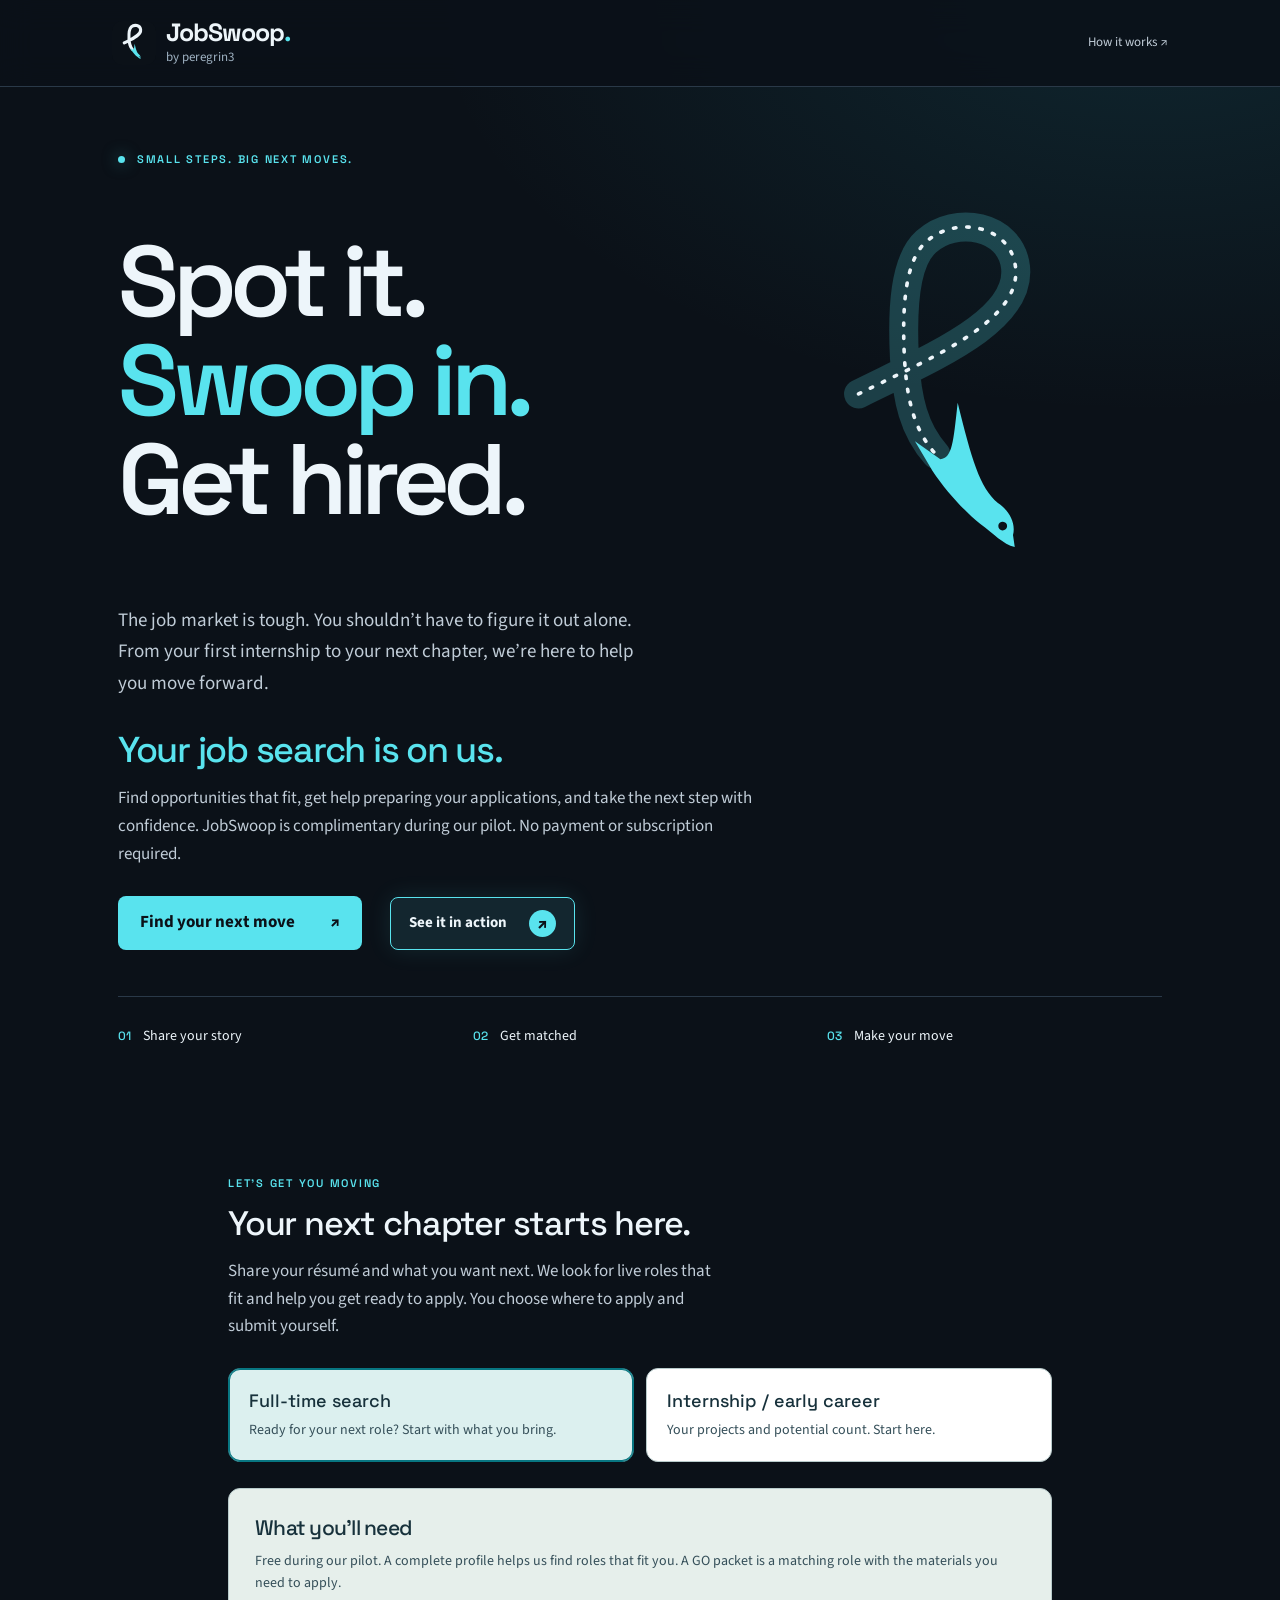
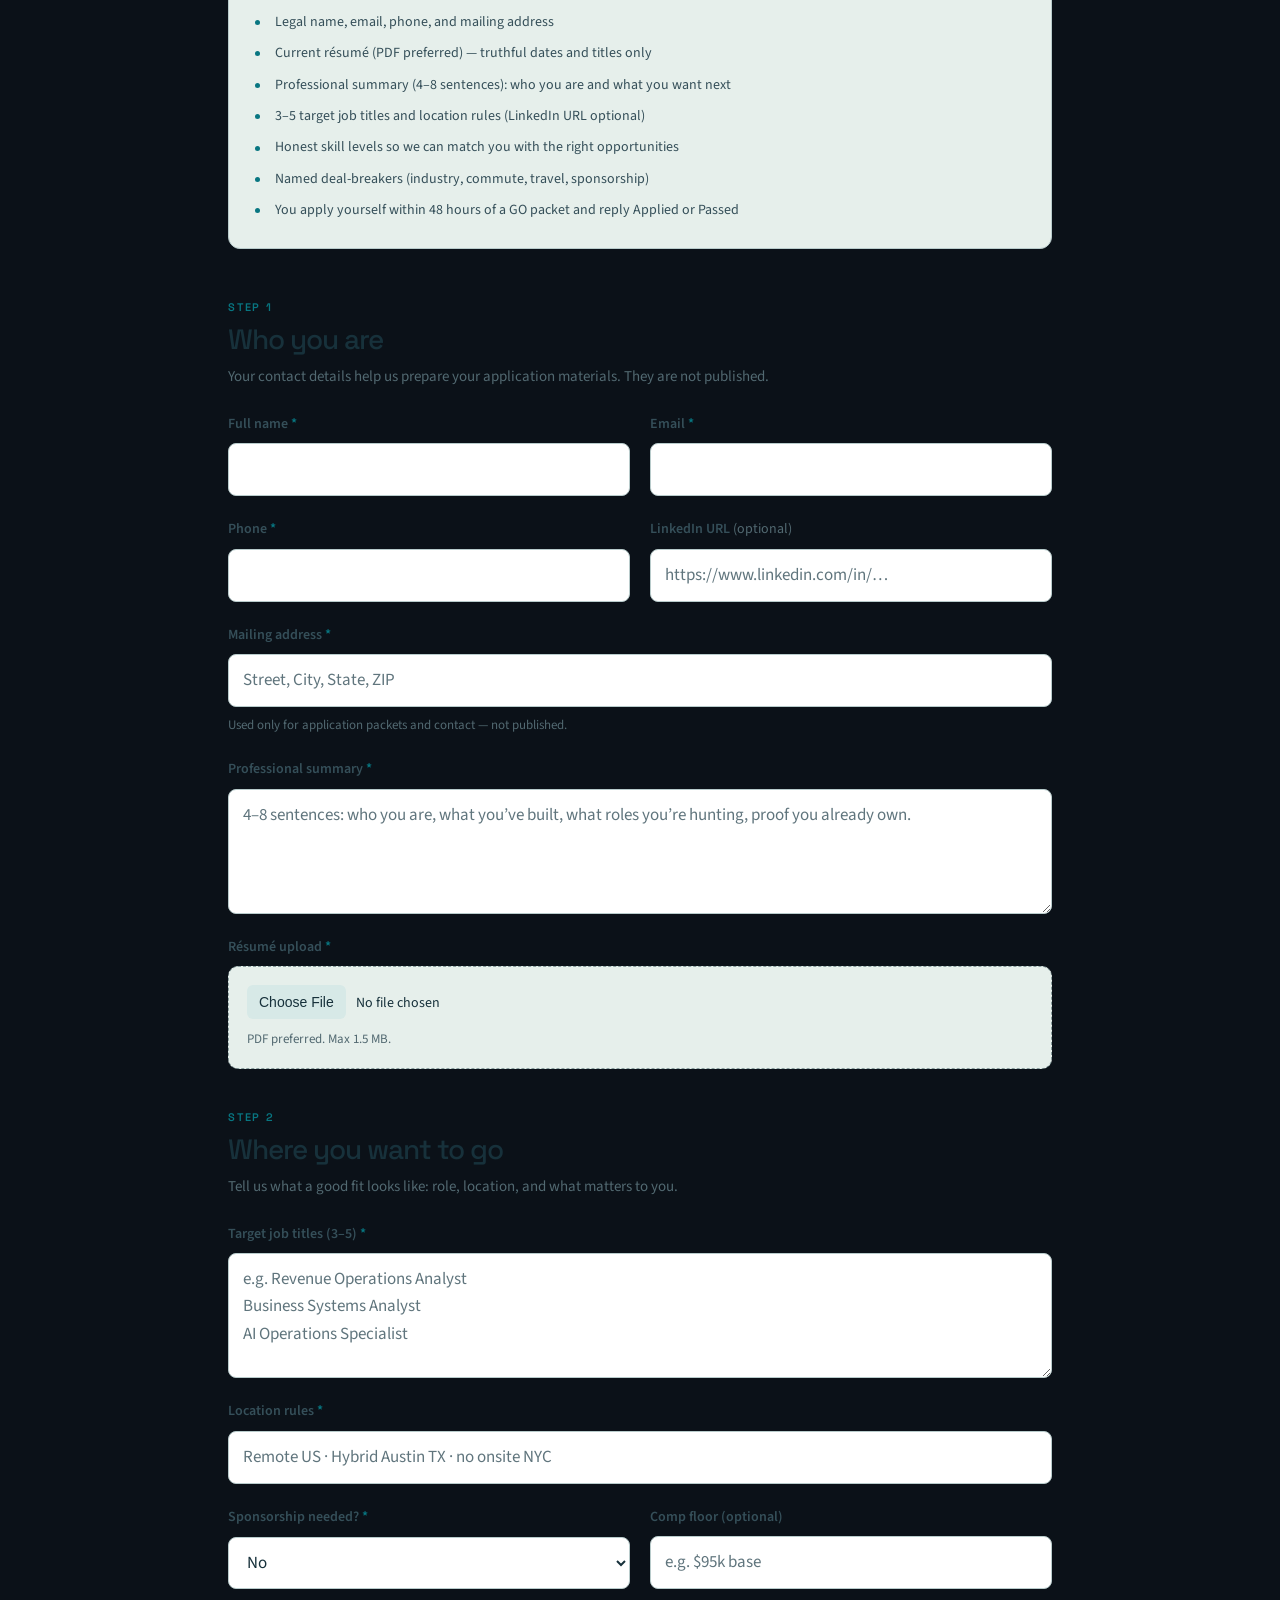
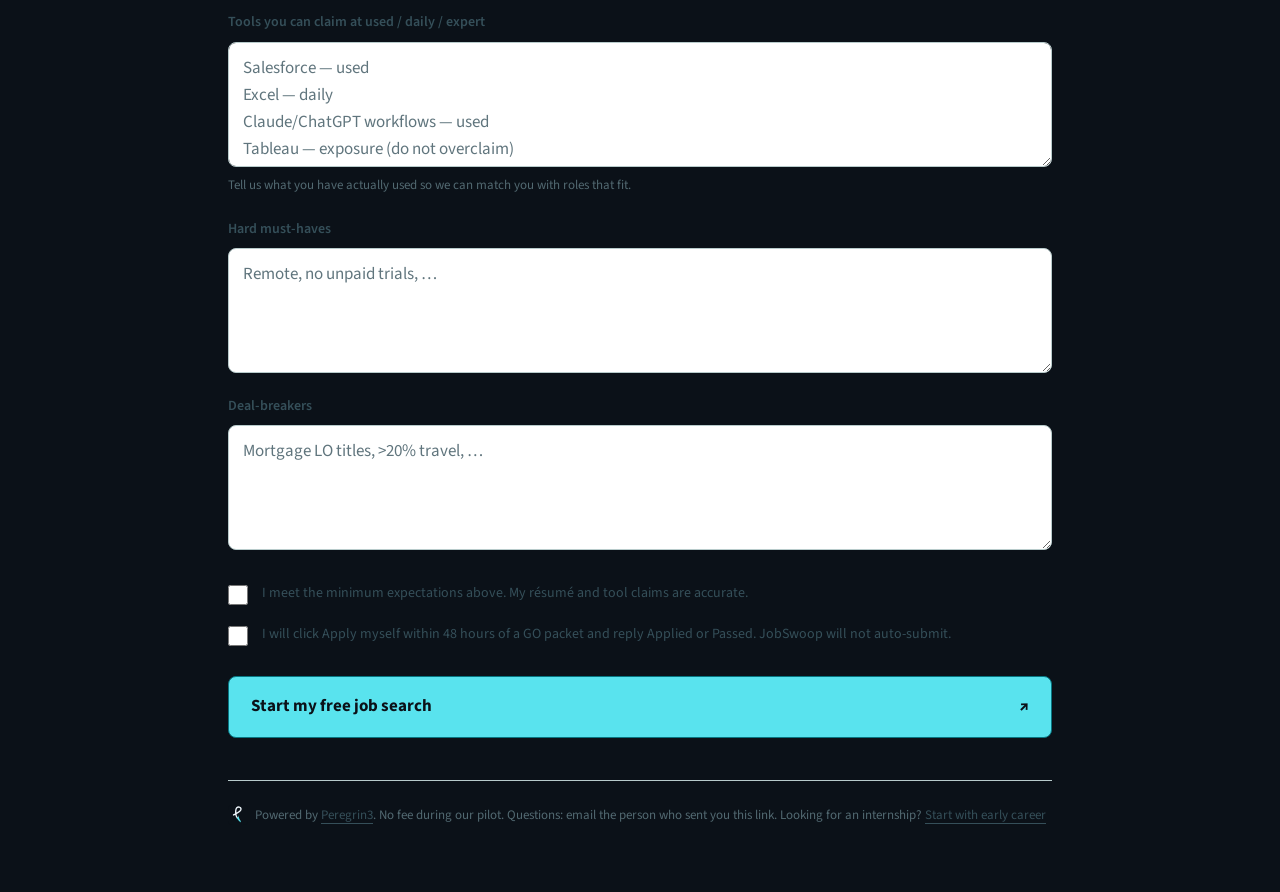
<file: resume-recruiter/index.html>
<!DOCTYPE html>
<html lang="en"><head><meta charset="utf-8"><meta name="viewport" content="width=device-width, initial-scale=1"><title>We’ve moved — JobSwoop</title><meta name="robots" content="noindex, follow"><link rel="canonical" href="https://peregrin3.com/jobswoop/"><script>window.location.replace("/jobswoop/" + window.location.search + window.location.hash);</script><link rel="stylesheet" href="/jobswoop/style.css"></head><body><main class="wrap"><h1>Meet JobSwoop.</h1><p>Our name is new. Your next move still matters.</p><p><a id="continue" href="/jobswoop/">Continue to JobSwoop →</a></p><script>document.getElementById('continue').href += window.location.search + window.location.hash;</script><noscript><p>JavaScript is needed to use the intake form. Enable it to continue automatically.</p></noscript></main></body></html>
</file>
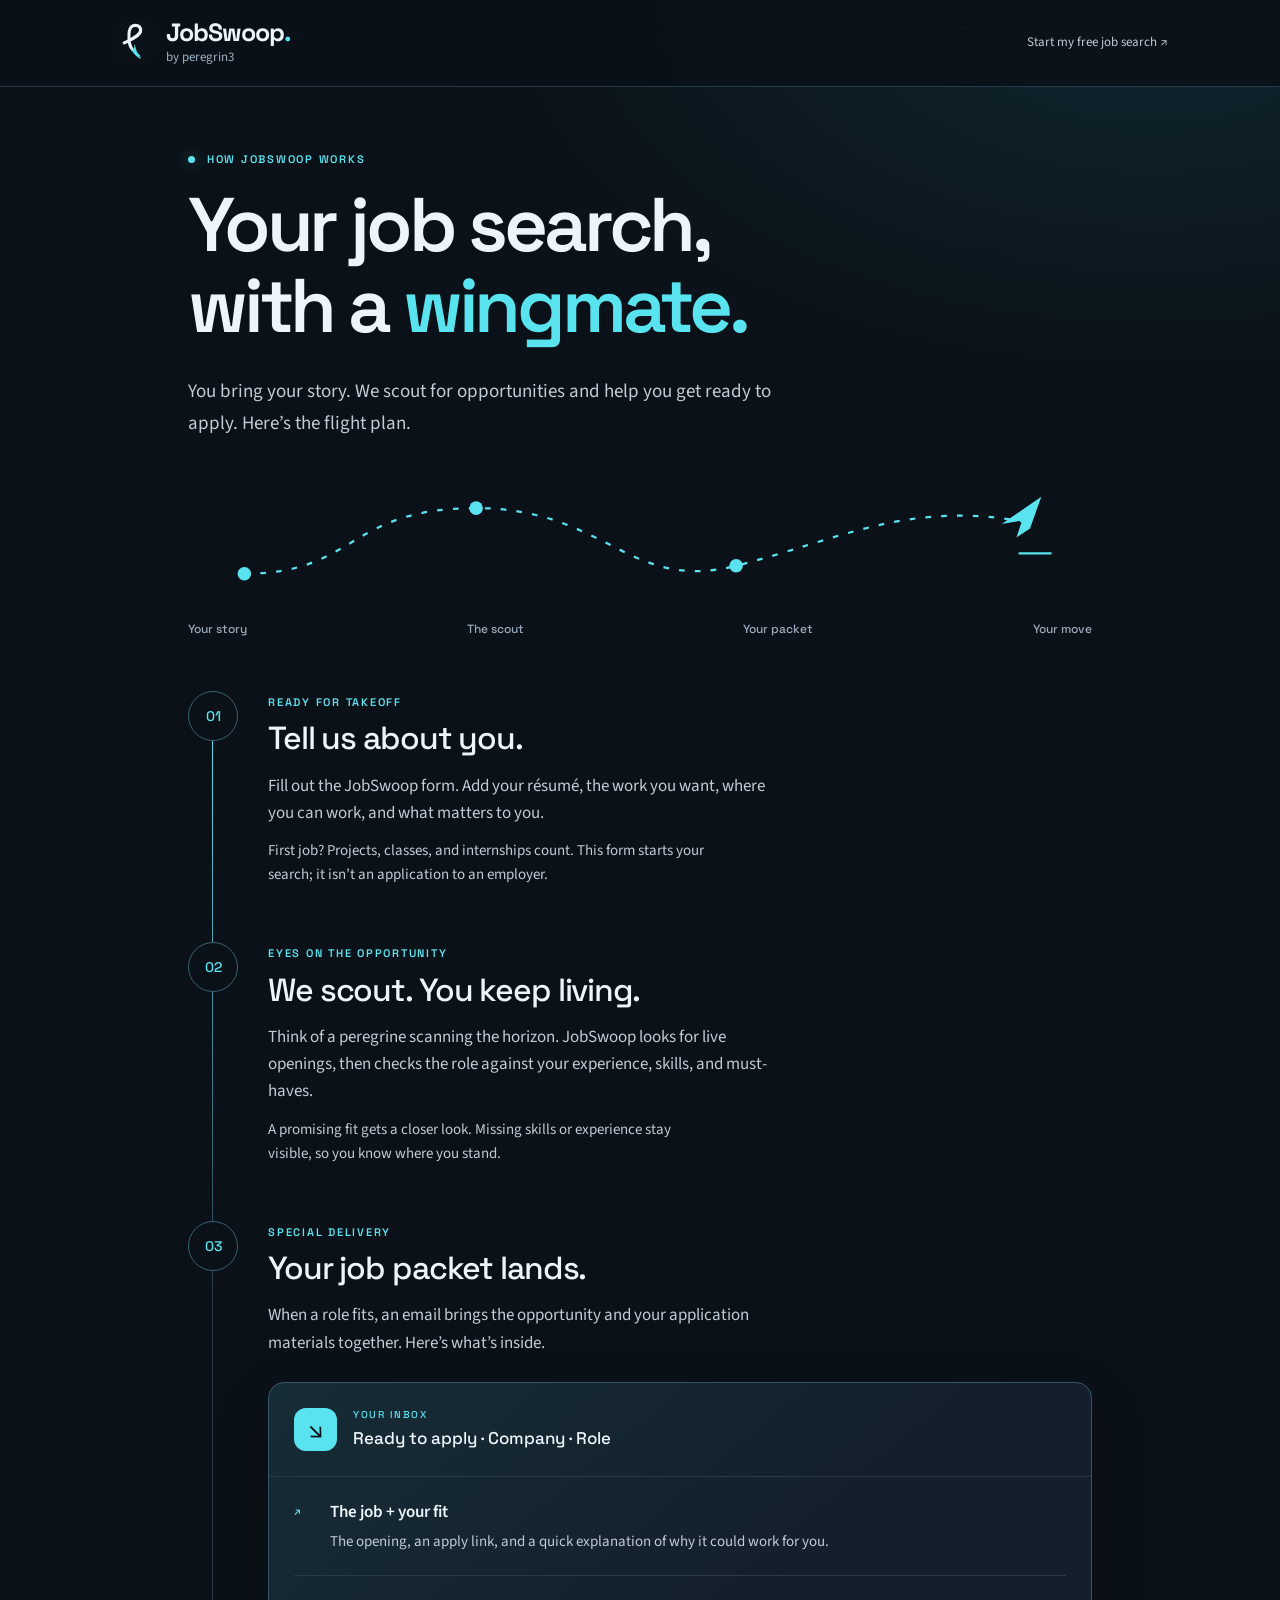
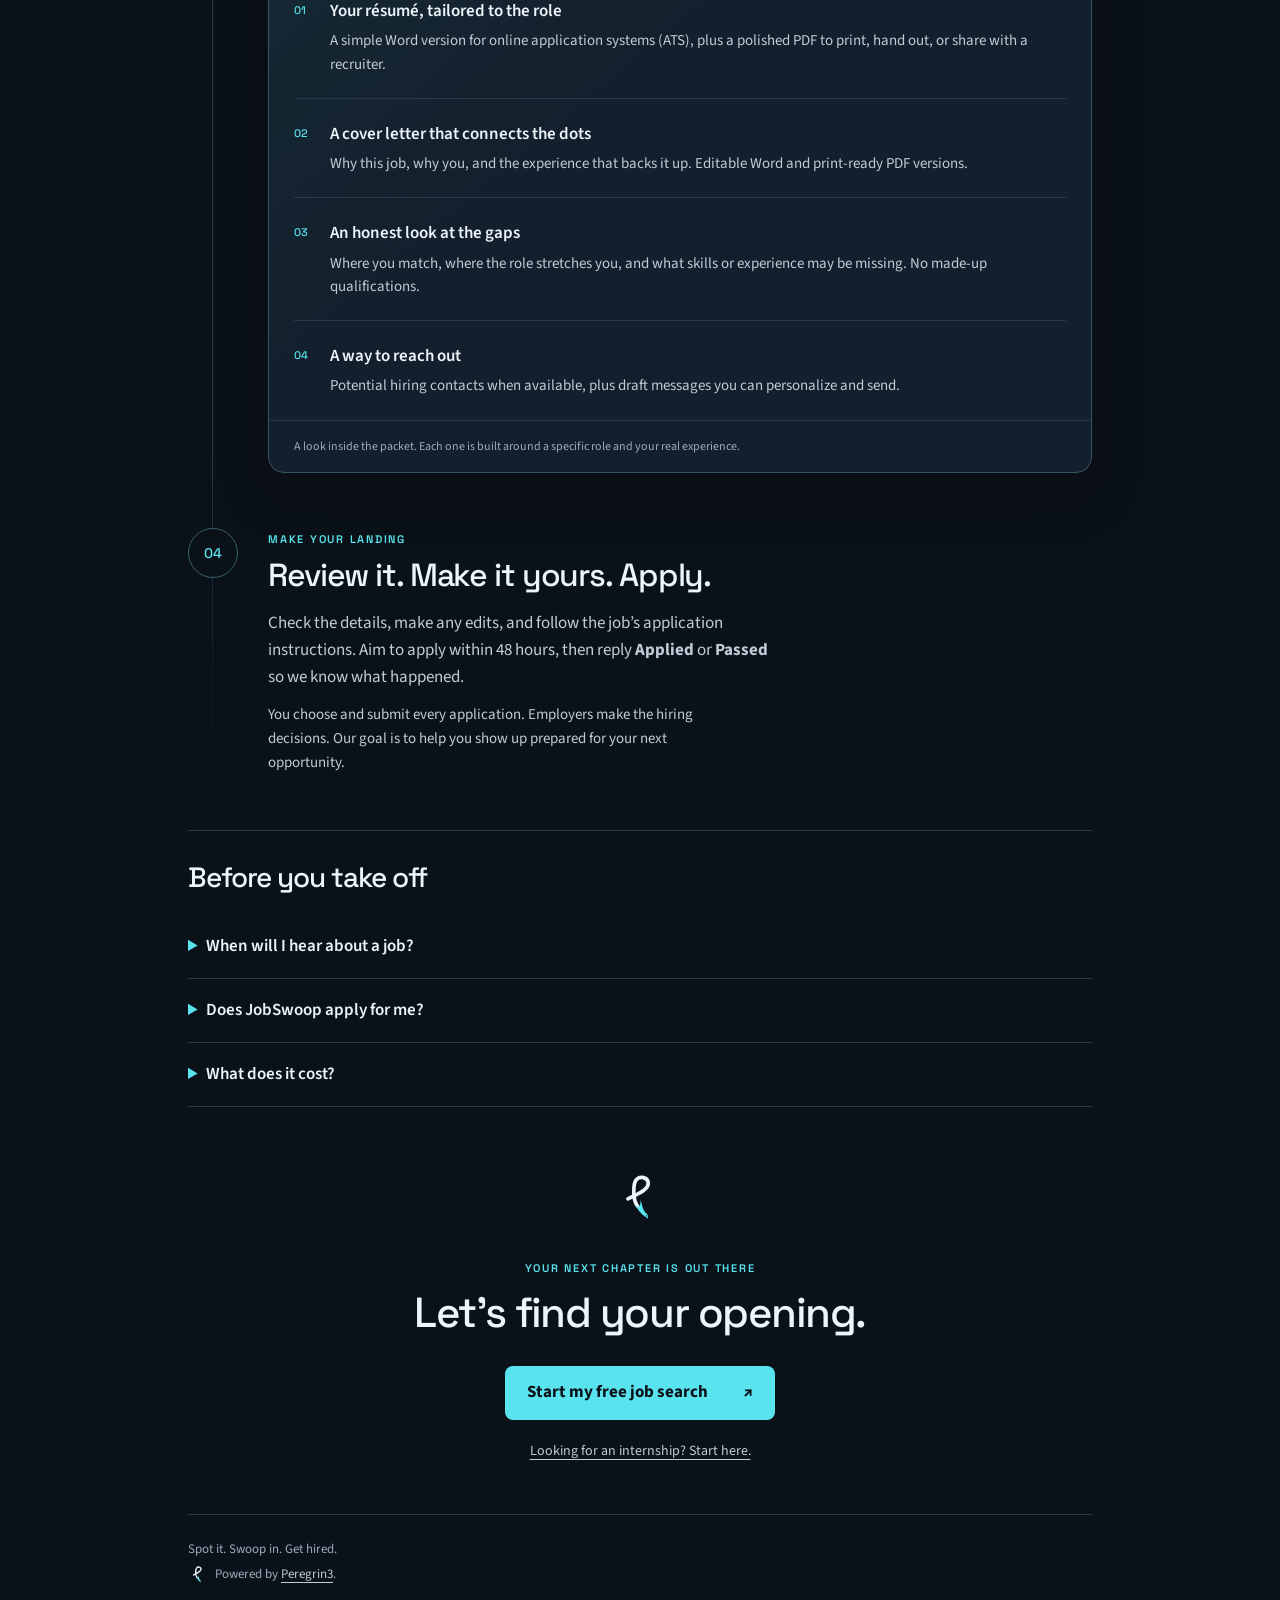
<file: jobswoop/how-it-works/index.html>
<!DOCTYPE html>
<html lang="en">
<head>
  <meta charset="UTF-8">
  <meta name="viewport" content="width=device-width, initial-scale=1.0">
  <title>How JobSwoop works — Your job search, with a wingmate.</title>
  <meta name="description" content="Share your story. JobSwoop scouts for roles that fit and emails a job packet with your résumé, cover letter, and honest fit notes. You make the next move.">
  <link rel="canonical" href="https://peregrin3.com/jobswoop/how-it-works/">
  <meta name="theme-color" content="#0b1118">
  <meta property="og:type" content="website">
  <meta property="og:site_name" content="JobSwoop">
  <meta property="og:title" content="Your job search, with a wingmate.">
  <meta property="og:description" content="From your first form to a job packet in your inbox. Here’s how JobSwoop helps you make your next move.">
  <meta property="og:url" content="https://peregrin3.com/jobswoop/how-it-works/">
  <meta property="og:image" content="https://peregrin3.com/jobswoop/social.png">
  <meta property="og:image:alt" content="JobSwoop. Spot it. Swoop in. Get hired.">
  <meta name="twitter:card" content="summary_large_image">
  <link rel="icon" type="image/svg+xml" href="/jobswoop/icon.svg">
  <link rel="preconnect" href="https://fonts.googleapis.com">
  <link rel="preconnect" href="https://fonts.gstatic.com" crossorigin>
  <link href="https://fonts.googleapis.com/css2?family=Space+Grotesk:wght@400;500;600;700&family=Source+Sans+3:wght@400;500;600;700&display=swap" rel="stylesheet">
  <link rel="stylesheet" href="/jobswoop/style.css">
  <link rel="stylesheet" href="/jobswoop/how-it-works/process.css">
  <script defer src="/config/plausible.js"></script>
</head>
<body>
  <header class="topnav">
    <a class="nav-brand" href="/jobswoop/"><img src="/jobswoop/icon.svg" width="44" height="44" alt=""><span class="brand-lockup"><span class="brand-wordmark">JobSwoop<span class="brand-dot">.</span></span><span class="brand-byline">by peregrin3</span></span></a>
    <a class="nav-meta" href="/jobswoop/#get-started">Start my free job search <span aria-hidden="true">↗</span></a>
  </header>
  <main class="wrap process-wrap">
    <section class="process-hero" aria-labelledby="process-title">
      <p class="eyebrow"><span class="status-dot"></span> How JobSwoop works</p>
      <h1 id="process-title">Your job search,<br>with a <span class="cyan">wingmate.</span></h1>
      <p class="mission">You bring your story. We scout for opportunities and help you get ready to apply. Here’s the flight plan.</p>
      <div class="flight-map" aria-hidden="true">
        <svg viewBox="0 0 760 115" fill="none"><path class="flight-trail" d="M30 82C130 82 120 24 235 24S370 99 465 75 620 15 730 38" stroke="currentColor" stroke-width="2" stroke-dasharray="5 9"/><circle cx="30" cy="82" r="6" fill="currentColor"/><circle cx="235" cy="24" r="6" fill="currentColor"/><circle cx="465" cy="75" r="6" fill="currentColor"/><path d="m700 38 35-24-10 28-12 8 5-15Z" fill="currentColor"/><path d="M715 64h29" stroke="currentColor" stroke-width="2"/></svg>
        <div><span>Your story</span><span>The scout</span><span>Your packet</span><span>Your move</span></div>
      </div>
    </section>

    <ol class="flight-steps">
      <li class="flight-step">
        <span class="flight-number" aria-hidden="true">01</span>
        <div class="step-content"><p class="eyebrow">Ready for takeoff</p><h2>Tell us about you.</h2>
          <p>Fill out the JobSwoop form. Add your résumé, the work you want, where you can work, and what matters to you.</p>
          <p class="step-aside">First job? Projects, classes, and internships count. This form starts your search; it isn’t an application to an employer.</p>
        </div>
      </li>
      <li class="flight-step">
        <span class="flight-number" aria-hidden="true">02</span>
        <div class="step-content"><p class="eyebrow">Eyes on the opportunity</p><h2>We scout. You keep living.</h2>
          <p>Think of a peregrine scanning the horizon. JobSwoop looks for live openings, then checks the role against your experience, skills, and must-haves.</p>
          <p class="step-aside">A promising fit gets a closer look. Missing skills or experience stay visible, so you know where you stand.</p>
        </div>
      </li>
      <li class="flight-step packet-step">
        <span class="flight-number" aria-hidden="true">03</span>
        <div class="step-content"><p class="eyebrow">Special delivery</p><h2>Your job packet lands.</h2>
          <p>When a role fits, an email brings the opportunity and your application materials together. Here’s what’s inside.</p>
          <div class="packet-preview">
            <div class="packet-top"><span class="inbox-icon" aria-hidden="true">↘</span><div><span class="packet-label">YOUR INBOX</span><h3>Ready to apply · Company · Role</h3></div></div>
            <ul class="packet-list">
              <li><span class="packet-item-icon" aria-hidden="true">↗</span><div><strong>The job + your fit</strong><p>The opening, an apply link, and a quick explanation of why it could work for you.</p></div></li>
              <li><span class="packet-item-icon" aria-hidden="true">01</span><div><strong>Your résumé, tailored to the role</strong><p>A simple Word version for online application systems (ATS), plus a polished PDF to print, hand out, or share with a recruiter.</p></div></li>
              <li><span class="packet-item-icon" aria-hidden="true">02</span><div><strong>A cover letter that connects the dots</strong><p>Why this job, why you, and the experience that backs it up. Editable Word and print-ready PDF versions.</p></div></li>
              <li><span class="packet-item-icon" aria-hidden="true">03</span><div><strong>An honest look at the gaps</strong><p>Where you match, where the role stretches you, and what skills or experience may be missing. No made-up qualifications.</p></div></li>
              <li><span class="packet-item-icon" aria-hidden="true">04</span><div><strong>A way to reach out</strong><p>Potential hiring contacts when available, plus draft messages you can personalize and send.</p></div></li>
            </ul>
            <p class="packet-caption">A look inside the packet. Each one is built around a specific role and your real experience.</p>
          </div>
        </div>
      </li>
      <li class="flight-step">
        <span class="flight-number" aria-hidden="true">04</span>
        <div class="step-content"><p class="eyebrow">Make your landing</p><h2>Review it. Make it yours. Apply.</h2>
          <p>Check the details, make any edits, and follow the job’s application instructions. Aim to apply within 48 hours, then reply <strong>Applied</strong> or <strong>Passed</strong> so we know what happened.</p>
          <p class="step-aside">You choose and submit every application. Employers make the hiring decisions. Our goal is to help you show up prepared for your next opportunity.</p>
        </div>
      </li>
    </ol>

    <section class="flight-faq" aria-labelledby="questions-title">
      <h2 id="questions-title">Before you take off</h2>
      <details><summary>When will I hear about a job?</summary><p>Once your profile is complete, we review it and look for suitable openings. Packets arrive when a live role fits; there isn’t a guaranteed daily email. Internship searches follow internship hiring cycles.</p></details>
      <details><summary>Does JobSwoop apply for me?</summary><p>You stay in control. We prepare the packet. You review it, submit the application, and decide whether to send any outreach messages.</p></details>
      <details><summary>What does it cost?</summary><p>There’s no fee during our pilot.</p></details>
    </section>
    <section class="takeoff" aria-labelledby="takeoff-title">
      <img class="landing-bird" src="/jobswoop/icon.svg" width="54" height="54" alt="">
      <p class="eyebrow">Your next chapter is out there</p>
      <h2 id="takeoff-title">Let’s find your opening.</h2>
      <a class="start-link" href="/jobswoop/#get-started">Start my free job search <span aria-hidden="true">↗</span></a>
      <a class="early-career-link" href="/jobswoop/?track=intern#get-started">Looking for an internship? Start here.</a>
    </section>
    <p class="foot">Spot it. Swoop in. Get hired.<br><span class="powered-brand"><img src="/jobswoop/brand/peregrin3-p.svg" width="20" height="20" alt=""><span>Powered by <a href="https://peregrin3.com/">Peregrin3</a></span></span>.</p>
  </main>
</body>
</html>
</file>
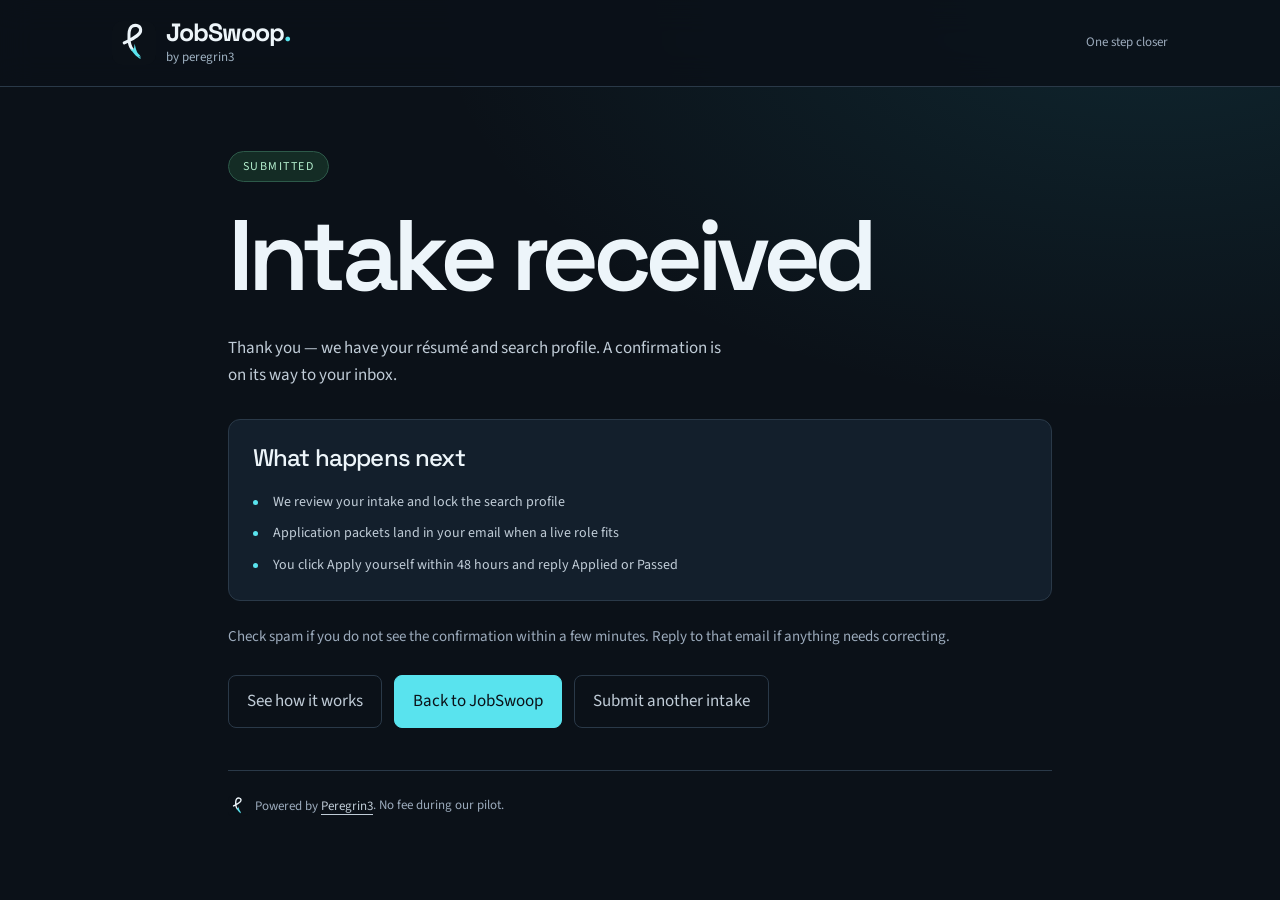
<file: jobswoop/thanks.html>
<!DOCTYPE html>
<html lang="en">
<head>
<script defer src="/config/plausible.js"></script>
<meta charset="UTF-8">
<meta name="viewport" content="width=device-width, initial-scale=1.0">
<link rel="icon" type="image/svg+xml" href="/jobswoop/icon.svg">
<meta name="theme-color" content="#0b1118">
<meta name="robots" content="noindex, nofollow">
<title>Intake received — JobSwoop</title>
<link rel="canonical" href="https://peregrin3.com/jobswoop/thanks.html">
<meta name="description" content="Your JobSwoop intake was received.">
<link rel="preconnect" href="https://fonts.googleapis.com">
<link rel="preconnect" href="https://fonts.gstatic.com" crossorigin>
<link href="https://fonts.googleapis.com/css2?family=Space+Grotesk:wght@400;500;600;700&family=Source+Sans+3:wght@400;500;600;700&display=swap" rel="stylesheet">
<link rel="stylesheet" href="/jobswoop/style.css">
</head>
<body>
  <header class="topnav">
    <a class="nav-brand" href="/jobswoop/"><img src="/jobswoop/icon.svg" width="44" height="44" alt=""><span class="brand-lockup"><span class="brand-wordmark">JobSwoop<span class="brand-dot">.</span></span><span class="brand-byline">by peregrin3</span></span></a>
    <span class="nav-meta">One step closer</span>
  </header>

  <main class="wrap">
    <p class="mark">Submitted</p>
    <h1 id="headline">Intake received</h1>
    <p class="deck" id="deck">Thank you — we have your résumé and search profile. A confirmation is on its way to your inbox.</p>

    <section class="next" aria-labelledby="next-title">
      <h2 id="next-title">What happens next</h2>
      <ul id="next-list">
        <li>We review your intake and lock the search profile</li>
        <li>Application packets land in your email when a live role fits</li>
        <li>You click Apply yourself within 48 hours and reply Applied or Passed</li>
      </ul>
    </section>

    <p class="note">Check spam if you do not see the confirmation within a few minutes. Reply to that email if anything needs correcting.</p>

    <div class="actions">
      <a class="ghost" href="/jobswoop/how-it-works/">See how it works</a>
      <a class="primary" href="/jobswoop/">Back to JobSwoop</a>
      <a class="ghost" id="again-link" href="/jobswoop/">Submit another intake</a>
    </div>

    <p class="foot">
      <span class="powered-brand"><img src="/jobswoop/brand/peregrin3-p.svg" width="20" height="20" alt=""><span>Powered by <a href="https://peregrin3.com/">Peregrin3</a></span></span>. No fee during our pilot.
    </p>
  </main>

  <script>
    (function () {
      var params = new URLSearchParams(window.location.search);
      var track = String(params.get('track') || '').toLowerCase();
      var intern = track === 'intern' || track === 'internship';
      var name = (params.get('name') || '').trim().replace(/[<>&"']/g, '');

      if (intern) {
        document.querySelector('.nav-meta').textContent = 'One step closer';
        document.getElementById('deck').textContent =
          'We have your résumé, school facts, and search profile. A confirmation is on its way to your inbox.';
        document.getElementById('next-list').innerHTML =
          '<li>We review your school facts, availability, and pay rules</li>' +
          '<li>Application packets follow internship cycles</li>' +
          '<li>You click Apply yourself within 48 hours and reply Applied or Passed</li>';
        document.getElementById('again-link').href = '/jobswoop/?track=intern';
        document.getElementById('again-link').textContent = 'Submit another intern intake';
      }

      if (!name) return;
      document.getElementById('headline').textContent = 'Thanks, ' + name;
      if (!intern) {
        document.getElementById('deck').textContent =
          'We have your résumé and search profile. A confirmation is on its way to your inbox.';
      }
    })();
  </script>
</body>
</html>
</file>
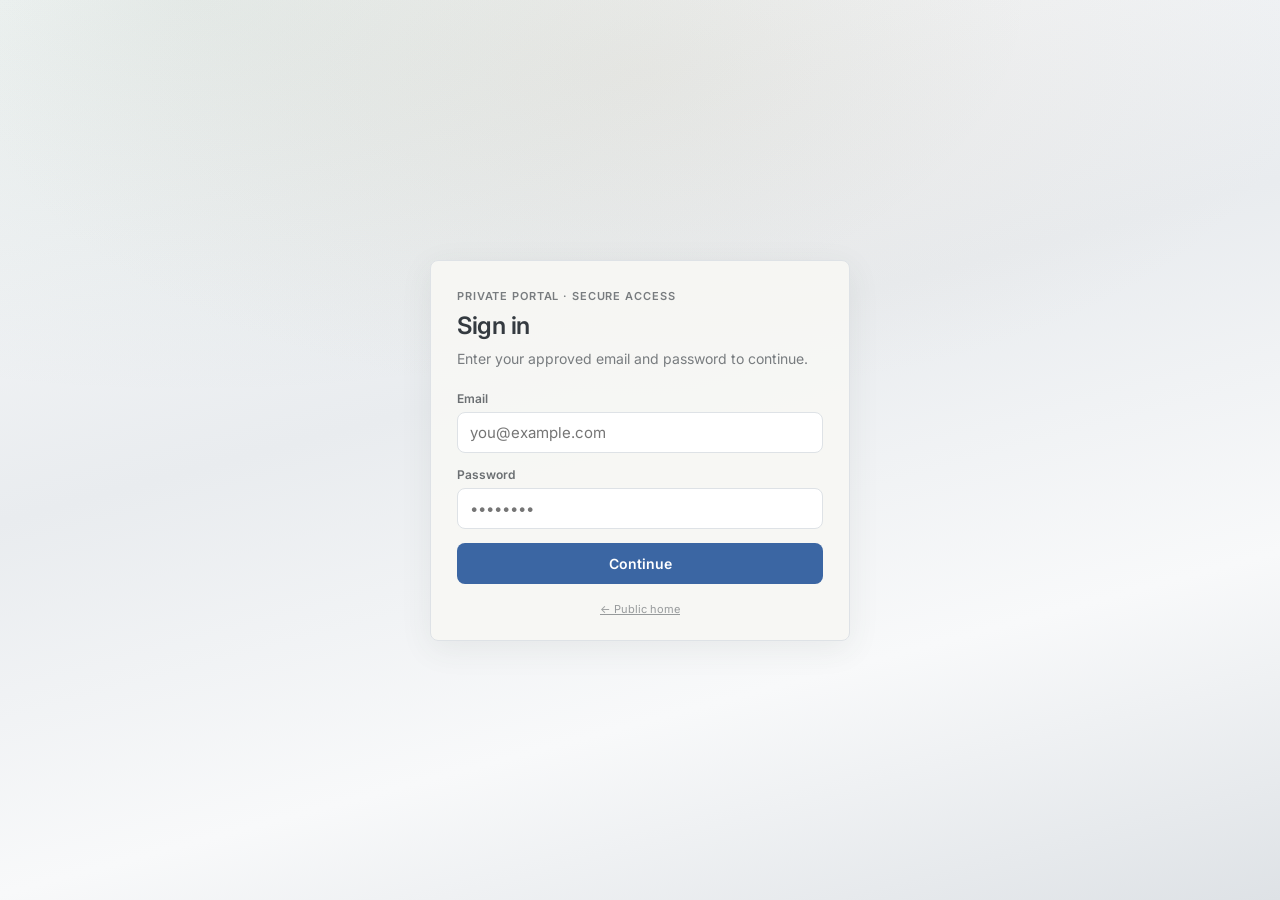
<file: private/login.html>
<!DOCTYPE html>
<html lang="en">
<head>
<script defer src="/config/plausible.js"></script>
<meta charset="UTF-8">
<meta name="viewport" content="width=device-width, initial-scale=1.0">
<link rel="icon" type="image/png" href="/favicon.png">
<link rel="apple-touch-icon" href="/preview-card.png">
<meta name="theme-color" content="#343A40">
<meta name="robots" content="noindex, nofollow">
<title>Private sites — Sign in</title>
<link rel="preconnect" href="https://fonts.googleapis.com">
<link href="https://fonts.googleapis.com/css2?family=Inter:wght@300;400;500;600&display=swap" rel="stylesheet">
<link rel="stylesheet" href="/private/login.css">
</head>
<body class="login-page">

<div class="login-wrap">
  <div class="login-card">
    <p class="login-kicker">Private portal · Secure access</p>
    <h1 class="login-title">Sign in</h1>
    <p class="login-deck">
      Enter your approved email and password to continue.
    </p>

    <form id="login-form" class="login-form" autocomplete="on">
      <div class="field">
        <label for="login-email">Email</label>
        <input type="email" id="login-email" name="email" required autocomplete="username" placeholder="you@example.com">
      </div>
      <div class="field">
        <label for="login-password">Password</label>
        <input type="password" id="login-password" name="password" required autocomplete="current-password" placeholder="••••••••">
      </div>
      <p class="login-error hidden" id="login-error" role="alert"></p>
      <button type="submit" class="login-submit" id="login-submit">Continue</button>
    </form>

    <p class="login-foot"><a href="/">← Public home</a></p>
    <p class="login-foot hidden" id="login-local-hint" style="margin-top:12px;font-size:13px;line-height:1.45"></p>
  </div>
</div>

<script src="/config/proposal-api-config.js"></script>
<script src="/private/site-gate.js"></script>
<script>
(async function () {
  try {
    await window.IVAN_PROPOSAL_API_BASE_READY;
  } catch (err) {
    console.warn('[site-gate-login]', err.message || err);
  }

  const API_BASE = window.IVAN_PROPOSAL_API_BASE;
  const form = document.getElementById('login-form');
  const errEl = document.getElementById('login-error');
  const submitBtn = document.getElementById('login-submit');
  const localHint = document.getElementById('login-local-hint');

  if (
    localHint &&
    (location.hostname === 'localhost' || location.hostname === '127.0.0.1')
  ) {
    localHint.classList.remove('hidden');
    localHint.textContent = 'Local development uses the configured API service.';
  }

  function showError(msg) {
    errEl.textContent = msg;
    errEl.classList.remove('hidden');
  }

  function safeNext(raw) {
    const next = String(raw || '').trim();
    if (!next || !next.startsWith('/') || next.startsWith('//')) return '/';
    if (/^\/private\/login\.html/i.test(next)) return '/';
    return next;
  }

  if (SiteGate.getToken()) {
    const params = new URLSearchParams(window.location.search);
    window.location.replace(safeNext(params.get('next')));
    return;
  }

  form.addEventListener('submit', async function (e) {
    e.preventDefault();
    errEl.classList.add('hidden');
    submitBtn.disabled = true;

    const email = document.getElementById('login-email').value;
    const password = document.getElementById('login-password').value;

    try {
      if (!API_BASE) throw new Error('API not configured');
      const res = await fetch(API_BASE + '/site-gate/login', {
        method: 'POST',
        headers: { 'Content-Type': 'application/json' },
        body: JSON.stringify({ email, password }),
      });
      const data = await res.json().catch(function () { return {}; });
      if (!res.ok || data.status !== 'ok' || !data.token) {
        throw new Error(data.message || 'Sign-in failed');
      }
      SiteGate.setToken(data.token);
      const params = new URLSearchParams(window.location.search);
      window.location.replace(safeNext(params.get('next')));
    } catch (err) {
      showError(err.message || 'Sign-in failed');
      submitBtn.disabled = false;
    }
  });
})();
</script>
</body>
</html>
</file>
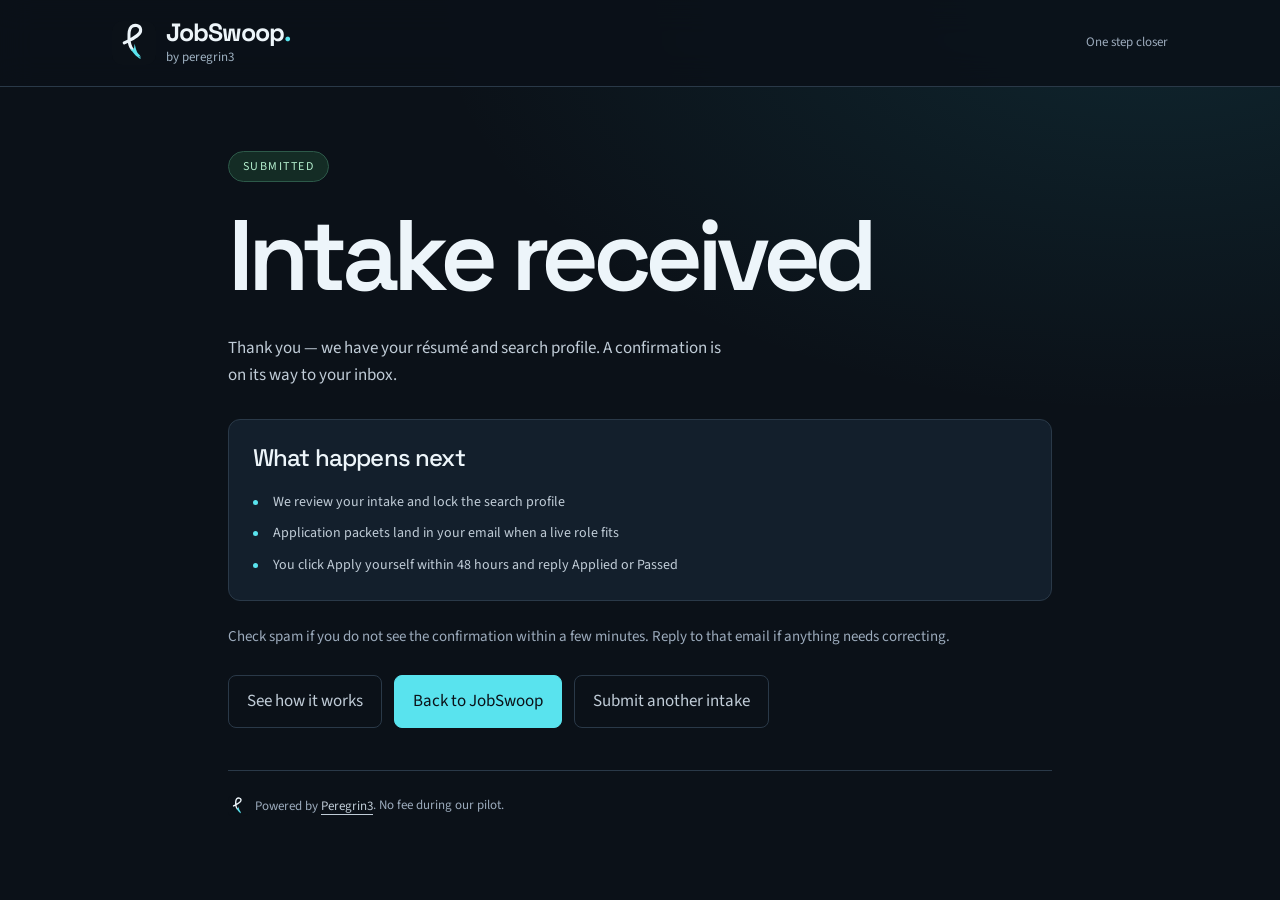
<file: resume-recruiter/thanks.html>
<!DOCTYPE html>
<html lang="en"><head><meta charset="utf-8"><meta name="viewport" content="width=device-width, initial-scale=1"><title>We’ve moved — JobSwoop</title><meta name="robots" content="noindex, follow"><link rel="canonical" href="https://peregrin3.com/jobswoop/thanks.html"><script>window.location.replace("/jobswoop/thanks.html" + window.location.search + window.location.hash);</script><link rel="stylesheet" href="/jobswoop/style.css"></head><body><main class="wrap"><h1>Meet JobSwoop.</h1><p>Our name is new. Your next move still matters.</p><p><a id="continue" href="/jobswoop/thanks.html">Continue to JobSwoop →</a></p><script>document.getElementById('continue').href += window.location.search + window.location.hash;</script><noscript><p>JavaScript is needed to use the intake form. Enable it to continue automatically.</p></noscript></main></body></html>
</file>
<file: jobswoop/style.css>
:root{color-scheme:dark;--ink:#edf5fa;--ink-light:#c0ccd7;--ink-soft:#9cabbc;--paper:#0b1118;--paper-deep:#131f2c;--accent:#59e3ee;--line:#2a3948;--ok:#b4efce;--ok-soft:#142c25;--display:"Space Grotesk",system-ui,sans-serif}
*{box-sizing:border-box;margin:0;padding:0}html{scroll-behavior:smooth;scroll-padding-top:100px}body{font:17px/1.6 "Source Sans 3",system-ui,sans-serif;color:var(--ink);background:radial-gradient(ellipse 75% 550px at 90% 0,rgba(37,147,165,.16),transparent 75%),var(--paper);-webkit-font-smoothing:antialiased;min-height:100vh}a{color:var(--accent);text-underline-offset:4px}button,input,textarea,select{font:inherit}button,a,input,textarea,select{-webkit-tap-highlight-color:transparent}button,a{touch-action:manipulation}a:focus-visible,button:focus-visible,input:focus-visible,textarea:focus-visible,select:focus-visible{outline:3px solid var(--accent);outline-offset:4px}::selection{background:var(--accent);color:var(--paper)}
.topnav{padding:20px max(24px,calc((100vw - 1056px)/2));display:flex;justify-content:space-between;align-items:center;gap:16px;border-bottom:1px solid var(--line);background:rgba(11,17,24,.88);backdrop-filter:blur(16px);position:sticky;top:0;z-index:5}.nav-brand{display:flex;align-items:center;gap:10px;font:700 25px/1 var(--display);letter-spacing:-1px;color:var(--ink);text-decoration:none}.brand-dot{color:var(--accent);margin-left:-9px}.nav-meta{font-size:13px;color:var(--ink-soft)}.wrap{max-width:880px;margin:auto;padding:64px 28px 64px}.hero{margin-bottom:26px}.eyebrow,.step-label{font:600 11px/1.5 var(--display);letter-spacing:.16em;text-transform:uppercase;color:var(--accent);margin-bottom:18px}.status-dot{display:inline-block;width:7px;height:7px;border-radius:50%;margin-right:7px;background:var(--accent);box-shadow:0 0 16px #59e3ee88}h1{font:600 clamp(58px,9vw,100px)/.99 var(--display);letter-spacing:-.065em;margin:0 0 30px}.cyan{color:var(--accent)}.mission{max-width:540px;font-size:19px;line-height:1.65;color:var(--ink-light)}.start-link{display:inline-flex;gap:35px;align-items:center;margin-top:28px;padding:13px 22px;color:var(--paper);background:var(--accent);border-radius:8px;font-weight:700;text-decoration:none;transition:transform .2s,box-shadow .2s}.start-link:hover{transform:translateY(-3px);box-shadow:0 8px 30px #59e3ee25}.how-it-works{display:grid;grid-template-columns:repeat(3,1fr);gap:20px;padding:28px 0;margin-top:46px;border-top:1px solid var(--line);border-bottom:1px solid var(--line);font-size:14px}.how-it-works b{font:500 12px var(--display);color:var(--accent);margin-right:9px}.intake-heading{padding-top:52px}.intake-heading .eyebrow{margin-bottom:12px}h2{font:500 clamp(25px,4vw,34px)/1.2 var(--display);letter-spacing:-.035em}.deck{font-size:17px;color:var(--ink-light);max-width:62ch;margin-top:14px}.track-chooser{display:grid;grid-template-columns:1fr 1fr;gap:12px;margin-top:28px}.track-btn{appearance:none;background:var(--paper-deep);border:1px solid var(--line);color:var(--ink);padding:20px;text-align:left;border-radius:12px;cursor:pointer;transition:background .2s,border-color .2s,transform .2s}.track-btn:hover{transform:translateY(-2px);border-color:var(--accent)}.track-btn[aria-pressed=true]{border-color:var(--accent);background:#142d36;box-shadow:inset 0 0 0 1px var(--accent)}.track-btn strong{display:block;font:500 18px var(--display);margin-bottom:8px}.track-btn span{display:block;font-size:14px;color:var(--ink-light);line-height:1.5}.track-panel[hidden]{display:none!important}.proof-line{margin-top:18px;color:var(--ink-light);font-size:14px;padding:12px 16px;border-left:2px solid var(--accent)}.expectations{margin:26px 0 32px;padding:26px;background:var(--paper-deep);border:1px solid var(--line);border-radius:12px}.expectations h2{font-size:21px;margin-bottom:10px}.expectations p{font-size:14px;color:var(--ink-light);margin-bottom:16px}.expectations ul,.next ul{list-style:none;display:grid;gap:9px}.expectations li,.next li{position:relative;padding-left:20px;color:var(--ink-light);font-size:14px}.expectations li:before,.next li:before{content:"";position:absolute;left:0;top:.65em;width:5px;height:5px;border-radius:50%;background:var(--accent)}form{display:grid;gap:22px}.step{padding-top:18px;margin-bottom:2px}.step-label{margin-bottom:8px}.step h2{font-size:28px;margin-bottom:8px}.step p:not(.step-label){font-size:15px;color:var(--ink-soft)}.field{display:grid;gap:8px;min-width:0}.row{display:grid;gap:20px;grid-template-columns:1fr 1fr}.row>*{min-width:0}label{font-size:14px;font-weight:600;color:var(--ink-light)}label .req{color:var(--accent)}label .opt{font-weight:400;color:var(--ink-soft)}input[type=text],input[type=email],input[type=tel],input[type=url],select,textarea{width:100%;min-height:49px;border:1px solid var(--line);background:#101a25;color:var(--ink);padding:12px 14px;border-radius:8px;transition:border-color .2s}input::placeholder,textarea::placeholder{color:#8b9bac;opacity:1}textarea{min-height:125px;resize:vertical}.hint{font-size:13px;color:var(--ink-soft)}.file-box{border:1px dashed #526779;border-radius:10px;padding:18px;background:var(--paper-deep)}input[type=file]{width:100%;min-width:0;font-size:14px;margin-bottom:10px}input::file-selector-button{padding:9px 12px;border:0;border-radius:6px;background:#26404d;color:var(--ink);margin-right:10px;cursor:pointer}.checks{display:grid;gap:18px;margin-top:10px}.check{display:grid;grid-template-columns:22px 1fr;gap:12px;align-items:start;font-size:14px;font-weight:400;color:var(--ink-light)}.check input{margin-top:3px;width:20px;height:20px;accent-color:var(--accent)}.hp{position:absolute;left:-9999px;opacity:0;height:0;width:0;overflow:hidden}button[type=submit]{display:flex;justify-content:space-between;align-items:center;margin-top:8px;border:0;border-radius:8px;background:var(--accent);color:var(--paper);font-weight:700;padding:16px 22px;cursor:pointer;transition:box-shadow .2s,transform .2s}button[type=submit]:hover{box-shadow:0 8px 30px #59e3ee25;transform:translateY(-2px)}button[type=submit]:disabled{opacity:.55;cursor:wait;transform:none}.status{margin-top:5px;padding:16px;font-size:15px;border-radius:8px;display:none;overflow-wrap:anywhere}.status.show{display:block}.status.ok{background:var(--ok-soft);color:var(--ok);border:1px solid #2d5949}.status.err{background:#35212a;color:#ffc8d1;border:1px solid #73404b}.foot{margin-top:42px;padding-top:22px;border-top:1px solid var(--line);font-size:13px;color:var(--ink-soft);line-height:1.9}.foot a{color:var(--ink-light)}.mark{display:inline-block;color:var(--ok);background:var(--ok-soft);border:1px solid #2d5949;border-radius:100px;padding:5px 14px;font-size:12px;letter-spacing:.12em;text-transform:uppercase;margin-bottom:24px}.next{padding:24px;background:var(--paper-deep);border:1px solid var(--line);border-radius:12px;margin:30px 0 24px}.next h2{font-size:24px;margin-bottom:18px}.note{font-size:15px;color:var(--ink-soft);margin-bottom:26px}.actions{display:flex;flex-wrap:wrap;gap:12px}.actions a{padding:12px 18px;border:1px solid var(--line);border-radius:8px;text-decoration:none}.actions .primary{background:var(--accent);color:var(--paper);border-color:var(--accent)}.actions .ghost{color:var(--ink-light)}
@keyframes arrive{from{opacity:0;transform:translateY(12px)}to{opacity:1;transform:translateY(0)}}.hero>h1,.mission,.start-link{animation:arrive .65s ease-out both}.mission{animation-delay:.08s}.start-link{animation-delay:.16s}@media(max-width:600px){.topnav{padding:18px 20px}.nav-brand{font-size:23px}.nav-meta{font-size:11px}.wrap{padding:40px 20px 48px}h1{font-size:clamp(55px,14vw,80px)}.mission{font-size:17px}.how-it-works{gap:14px;font-size:12px}.how-it-works b{display:block;margin-bottom:6px}.track-chooser,.row{grid-template-columns:1fr}.track-btn{padding:18px}.expectations{padding:20px}.intake-heading{padding-top:38px}.check{font-size:14px}}@media(prefers-reduced-motion:reduce){html{scroll-behavior:auto}*,*:before,*:after{animation:none!important;transition:none!important}}
.hero-actions{display:flex;align-items:center;flex-wrap:wrap;gap:18px 28px;margin-top:28px}.hero-actions .start-link{margin-top:0}.process-link{display:inline-flex;align-items:center;gap:12px;padding:12px 0;color:var(--ink-light);font-size:15px}.topnav a.nav-meta{text-decoration:none;color:var(--ink-light);padding:8px 0}.topnav a.nav-meta:hover,.process-link:hover{color:var(--accent)}

/* Peregrin3 identity, shared by intake, process, and confirmation pages. */
.nav-brand>img{flex:none;display:block}.brand-lockup{display:grid;gap:5px}.brand-wordmark{display:block}.brand-wordmark .brand-dot{margin-left:0}.brand-byline{font:400 13px/1.2 "Source Sans 3",system-ui,sans-serif;letter-spacing:0;color:#9FB2C2}.powered-brand{display:inline-flex;align-items:center;gap:7px;vertical-align:middle}.powered-brand>img{display:block;width:20px;height:20px;flex:none}

/* The hero keeps the existing dark palette; the application gets its own surface. */
.landing-main>.hero{margin-bottom:0}.hero-wrap{max-width:1100px}.hero-heading{position:relative}.hero-heading h1{animation:arrive .65s ease-out both}.hero-p-mark{display:none}.hero-wrap .how-it-works{border-bottom:0;padding-bottom:0}.hero-wrap .process-link{min-height:53px;padding:12px 18px;border:1px solid #59E3EE;border-radius:8px;background:rgba(89,227,238,.1);color:#EDF5FA;font-weight:700;text-decoration:none;gap:22px;box-shadow:0 0 24px #59e3ee1c;transition:background .2s,box-shadow .2s,transform .2s;animation:action-glow 2s ease-in-out 2}.hero-wrap .process-link:hover{background:rgba(89,227,238,.2);box-shadow:0 0 28px #59e3ee33;transform:translateY(-3px)}.action-arrow{display:grid;place-items:center;border-radius:50%;width:27px;height:27px;background:#59E3EE;color:#0B1118;font-size:18px}@keyframes action-glow{50%{box-shadow:0 0 30px #59e3ee44}}
.application-area{color-scheme:light;--ink:#17313B;--ink-light:#354F59;--ink-soft:#526971;--paper:#F2F6F4;--paper-deep:#E6EFEB;--accent:#087681;--line:#B8CBCB;--ok:#24533F;--ok-soft:#E0F1E7;color:var(--ink);background:var(--paper)}.application-area .intake-heading{padding-top:0}.application-area .track-btn{background:#FFF}.application-area .track-btn[aria-pressed=true]{background:#DCF0EF}.application-area input[type=text],.application-area input[type=email],.application-area input[type=tel],.application-area input[type=url],.application-area select,.application-area textarea{background:#FFF}.application-area input::placeholder,.application-area textarea::placeholder{color:#60757D}.application-area .file-box{border-color:#899F9F}.application-area input::file-selector-button{background:#D7E9E7;color:var(--ink)}.application-area button[type=submit]{background:#59E3EE;color:#0B1118;border:1px solid #087681}.application-area .status.ok{background:#E0F1E7;color:#24533F;border-color:#8EBAA2}.application-area .status.err{background:#FCE9EB;color:#862C3C;border-color:#D9959E}.application-area ::selection{background:#B0E9EA;color:#17313B}
@media(min-width:900px){.hero-heading{display:grid;grid-template-columns:minmax(0,1.25fr) minmax(0,1fr);align-items:center;gap:24px}.hero-p-mark{display:block;width:100%;max-width:420px;justify-self:end}.hero-heading h1{margin-bottom:30px}}
@media(max-width:600px){.nav-brand{gap:7px}.nav-brand>img{width:38px;height:38px}.hero-actions{gap:14px}.hero-wrap .process-link{justify-content:space-between;min-width:244px}.application-area>.wrap{padding-top:40px}}

.pilot-offer{max-width:640px;margin-top:30px}.pilot-offer h2{font-size:clamp(27px,4vw,36px);color:var(--accent);margin-bottom:12px}.pilot-offer p{font-size:17px;color:var(--ink-light);line-height:1.65}
/* One scroll-controlled canvas: the existing dark and pearl palettes blend in place. */
body.scroll-theme{background:radial-gradient(ellipse 75% 550px at 90% 0,rgb(37 147 165 / calc(.16 * (1 - var(--scroll-progress)))),transparent 75%),var(--page-background)}
.scroll-theme .landing-main>.hero{--ink:var(--page-ink);--ink-light:var(--page-muted);--accent:var(--page-accent);--line:var(--page-line);color:var(--ink)}
.scroll-theme .hero-wrap .start-link{background:#59E3EE;color:#0B1118}.scroll-theme .hero-wrap .process-link{color:var(--page-ink);border-color:var(--page-accent)}
.scroll-theme .application-area{background:transparent}.scroll-theme .application-area .intake-heading{color:var(--page-ink);--accent:var(--page-accent)}.scroll-theme .application-area #hero-deck{color:var(--page-muted)}
@media(max-width:600px){.pilot-offer p{font-size:16px}.topnav .nav-meta{max-width:145px;text-align:right}}
</file>
<file: jobswoop/how-it-works/process.css>
.process-wrap{max-width:960px}.process-hero h1{font-size:clamp(45px,7vw,76px);line-height:1.06;letter-spacing:-.055em}.process-hero .mission{max-width:590px}.flight-map{margin:42px 0 54px;color:var(--accent)}.flight-map svg{display:block;width:100%;height:auto;max-height:130px}.flight-map>div{display:flex;justify-content:space-between;color:var(--ink-soft);font:500 12px var(--display);padding-top:10px}.flight-trail{animation:trail-drift 14s linear infinite}@keyframes trail-drift{to{stroke-dashoffset:-140}}
.flight-steps{list-style:none;position:relative}.flight-steps:before{content:"";position:absolute;top:25px;bottom:60px;left:24px;width:1px;background:linear-gradient(var(--accent),var(--line) 35%,var(--line) 80%,transparent)}.flight-step{display:grid;grid-template-columns:50px minmax(0,1fr);gap:30px;padding-bottom:55px;position:relative}.flight-number{position:relative;display:grid;place-items:center;width:50px;height:50px;border:1px solid #376371;border-radius:50%;color:var(--accent);background:var(--paper);font:500 14px var(--display)}.step-content{padding-top:3px}.step-content>.eyebrow{margin-bottom:9px}.step-content>h2{margin-bottom:15px;font-size:clamp(25px,4vw,32px)}.step-content>p:not(.eyebrow){color:var(--ink-light);max-width:64ch}.step-content>.step-aside{font-size:15px;color:var(--ink-soft);margin-top:12px}.packet-preview{margin-top:25px;border:1px solid #375664;border-radius:16px;background:linear-gradient(140deg,#162c36,var(--paper-deep) 45%);overflow:hidden;box-shadow:0 20px 55px #0003}.packet-top{display:flex;align-items:center;gap:16px;padding:25px;border-bottom:1px solid var(--line)}.inbox-icon{display:grid;place-items:center;width:43px;height:43px;flex-shrink:0;color:var(--paper);background:var(--accent);border-radius:12px;font-size:28px}.packet-label{display:block;font:500 10px var(--display);letter-spacing:.15em;color:var(--accent);margin-bottom:6px}.packet-top h3{font:500 17px/1.4 var(--display)}.packet-list{list-style:none;padding:0 25px}.packet-list li{display:flex;gap:16px;padding:22px 0;border-bottom:1px solid var(--line)}.packet-list li:last-child{border-bottom:0}.packet-item-icon{font:500 11px var(--display);color:var(--accent);padding-top:5px;min-width:20px}.packet-list strong{font-size:17px;font-weight:600}.packet-list p{font-size:15px;color:var(--ink-light);margin-top:4px;line-height:1.55}.packet-caption{font-size:12px;color:var(--ink-soft);padding:16px 25px;border-top:1px solid var(--line)}.flight-faq{border-top:1px solid var(--line);padding:30px 0 10px}.flight-faq h2{font-size:28px;margin-bottom:20px}.flight-faq details{border-bottom:1px solid var(--line)}.flight-faq summary{cursor:pointer;padding:18px 0;font-weight:600;color:var(--ink);min-height:48px}.flight-faq summary::marker{color:var(--accent)}.flight-faq details p{font-size:16px;color:var(--ink-light);padding:0 0 20px;max-width:65ch}.takeoff{text-align:center;padding:55px 15px 10px}.landing-bird{margin-bottom:24px}.takeoff .eyebrow{margin-bottom:12px}.takeoff h2{font-size:clamp(29px,5vw,42px)}.early-career-link{display:block;margin-top:20px;font-size:14px;color:var(--ink-light)}
@media(max-width:600px){.process-hero h1{font-size:clamp(39px,10vw,56px)}.flight-map{margin:28px 0 40px}.flight-map>div{font-size:10px;gap:10px}.flight-step{grid-template-columns:32px minmax(0,1fr);gap:16px;padding-bottom:38px}.flight-number{width:32px;height:32px;font-size:11px}.flight-steps:before{left:15px;top:20px}.step-content{padding-top:0}.step-content>.eyebrow{font-size:9px;letter-spacing:.1em}.step-content>h2{font-size:25px}.step-content>p:not(.eyebrow){font-size:16px}.step-content>.step-aside{font-size:14px}.packet-preview{margin-left:-48px;margin-top:22px}.packet-top{padding:20px;gap:12px}.packet-top h3{font-size:15px}.packet-list{padding:0 20px}.packet-list li{gap:12px;padding:18px 0}.packet-caption{padding:16px 20px}.takeoff{padding-left:0;padding-right:0}}
</file>
<file: private/login.css>
:root {
  --text: #343a40;
  --muted: rgba(52, 58, 64, 0.65);
  --label: rgba(52, 58, 64, 0.72);
  --background: #f8f9fa;
  --card: rgba(248, 248, 245, 0.92);
  --border: #dee2e6;
  --primary: #3b66a3;
  --shadow: rgba(70, 76, 68, 0.08);
  --radius: 8px;
}

*,
*::before,
*::after {
  box-sizing: border-box;
}

html.site-gate-pending body {
  visibility: hidden;
}

body {
  align-items: center;
  background:
    radial-gradient(ellipse 100% 70% at 50% 8%, rgba(196, 178, 152, 0.14), transparent 52%),
    radial-gradient(ellipse 120% 80% at 15% 0%, rgba(72, 120, 95, 0.11), transparent 55%),
    linear-gradient(165deg, #fafbfc 0%, #e9ecef 42%, #f8f9fa 72%, #dee2e6 100%);
  color: var(--text);
  display: flex;
  font-family: Inter, system-ui, sans-serif;
  justify-content: center;
  margin: 0;
  min-height: 100vh;
  padding: 24px 16px;
}

.login-wrap {
  max-width: 420px;
  width: 100%;
}

.login-card {
  background: var(--card);
  border: 1px solid var(--border);
  border-radius: var(--radius);
  box-shadow: 0 8px 32px var(--shadow);
  padding: 28px 26px 24px;
}

.login-kicker {
  color: var(--muted);
  font-size: 11px;
  font-weight: 600;
  letter-spacing: 0.08em;
  margin: 0 0 8px;
  text-transform: uppercase;
}

.login-title {
  font-size: 1.5rem;
  font-weight: 600;
  letter-spacing: -0.02em;
  margin: 0 0 8px;
}

.login-deck {
  color: var(--muted);
  font-size: 14px;
  line-height: 1.5;
  margin: 0 0 22px;
}

.field {
  margin-bottom: 14px;
}

label {
  color: var(--label);
  display: block;
  font-size: 12px;
  font-weight: 600;
  margin-bottom: 6px;
}

input {
  background: #fff;
  border: 1px solid var(--border);
  border-radius: var(--radius);
  color: var(--text);
  font: inherit;
  font-size: 15px;
  padding: 10px 12px;
  width: 100%;
}

input:focus {
  border-color: var(--primary);
  box-shadow: 0 0 0 2px rgba(59, 102, 163, 0.15);
  outline: none;
}

.login-error {
  color: #b42318;
  font-size: 13px;
  margin: 0 0 12px;
}

.hidden {
  display: none;
}

.login-submit {
  background: var(--primary);
  border: 0;
  border-radius: var(--radius);
  color: #fff;
  cursor: pointer;
  font: inherit;
  font-size: 14px;
  font-weight: 600;
  padding: 12px 16px;
  width: 100%;
}

.login-submit:hover:not(:disabled) {
  filter: brightness(1.05);
}

.login-submit:disabled {
  cursor: wait;
  opacity: 0.65;
}

.login-foot {
  color: var(--muted);
  font-size: 11px;
  margin: 18px 0 0;
  text-align: center;
}

.login-foot a {
  color: inherit;
  opacity: 0.75;
}
</file>
